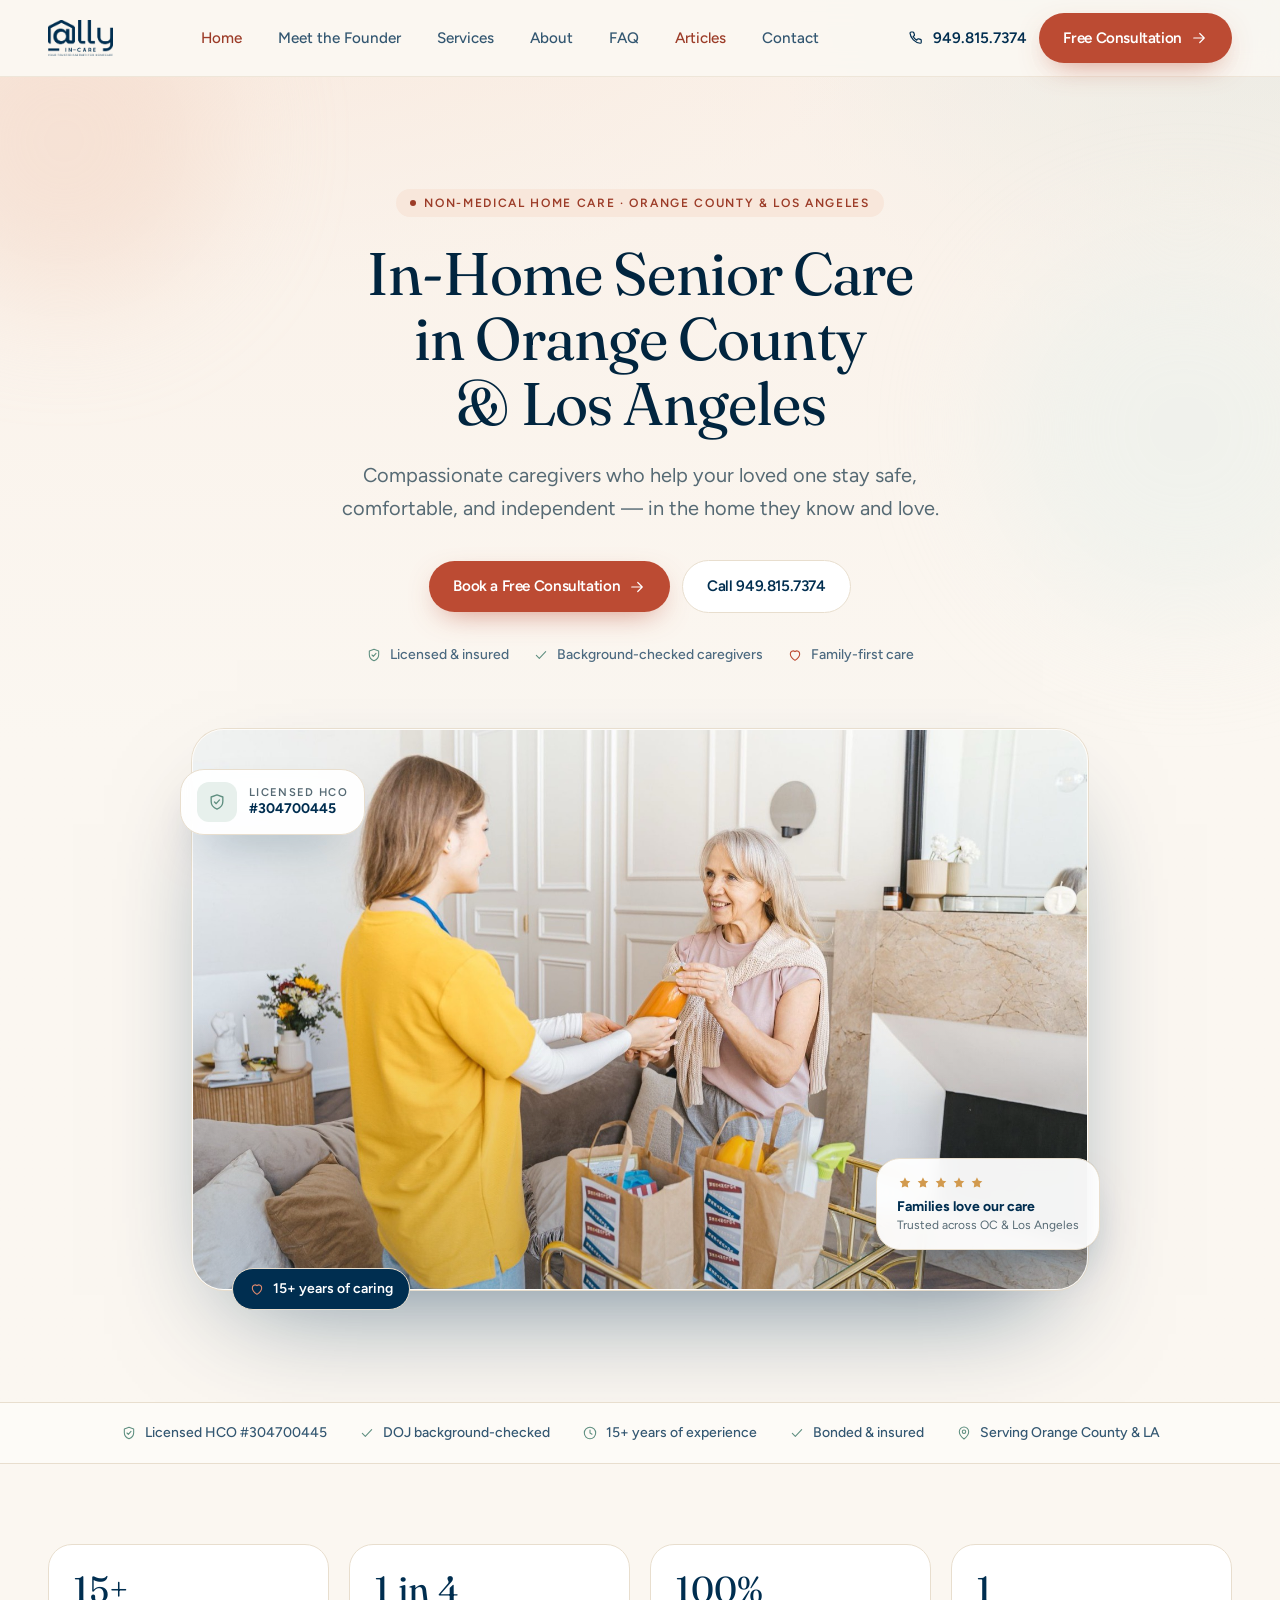
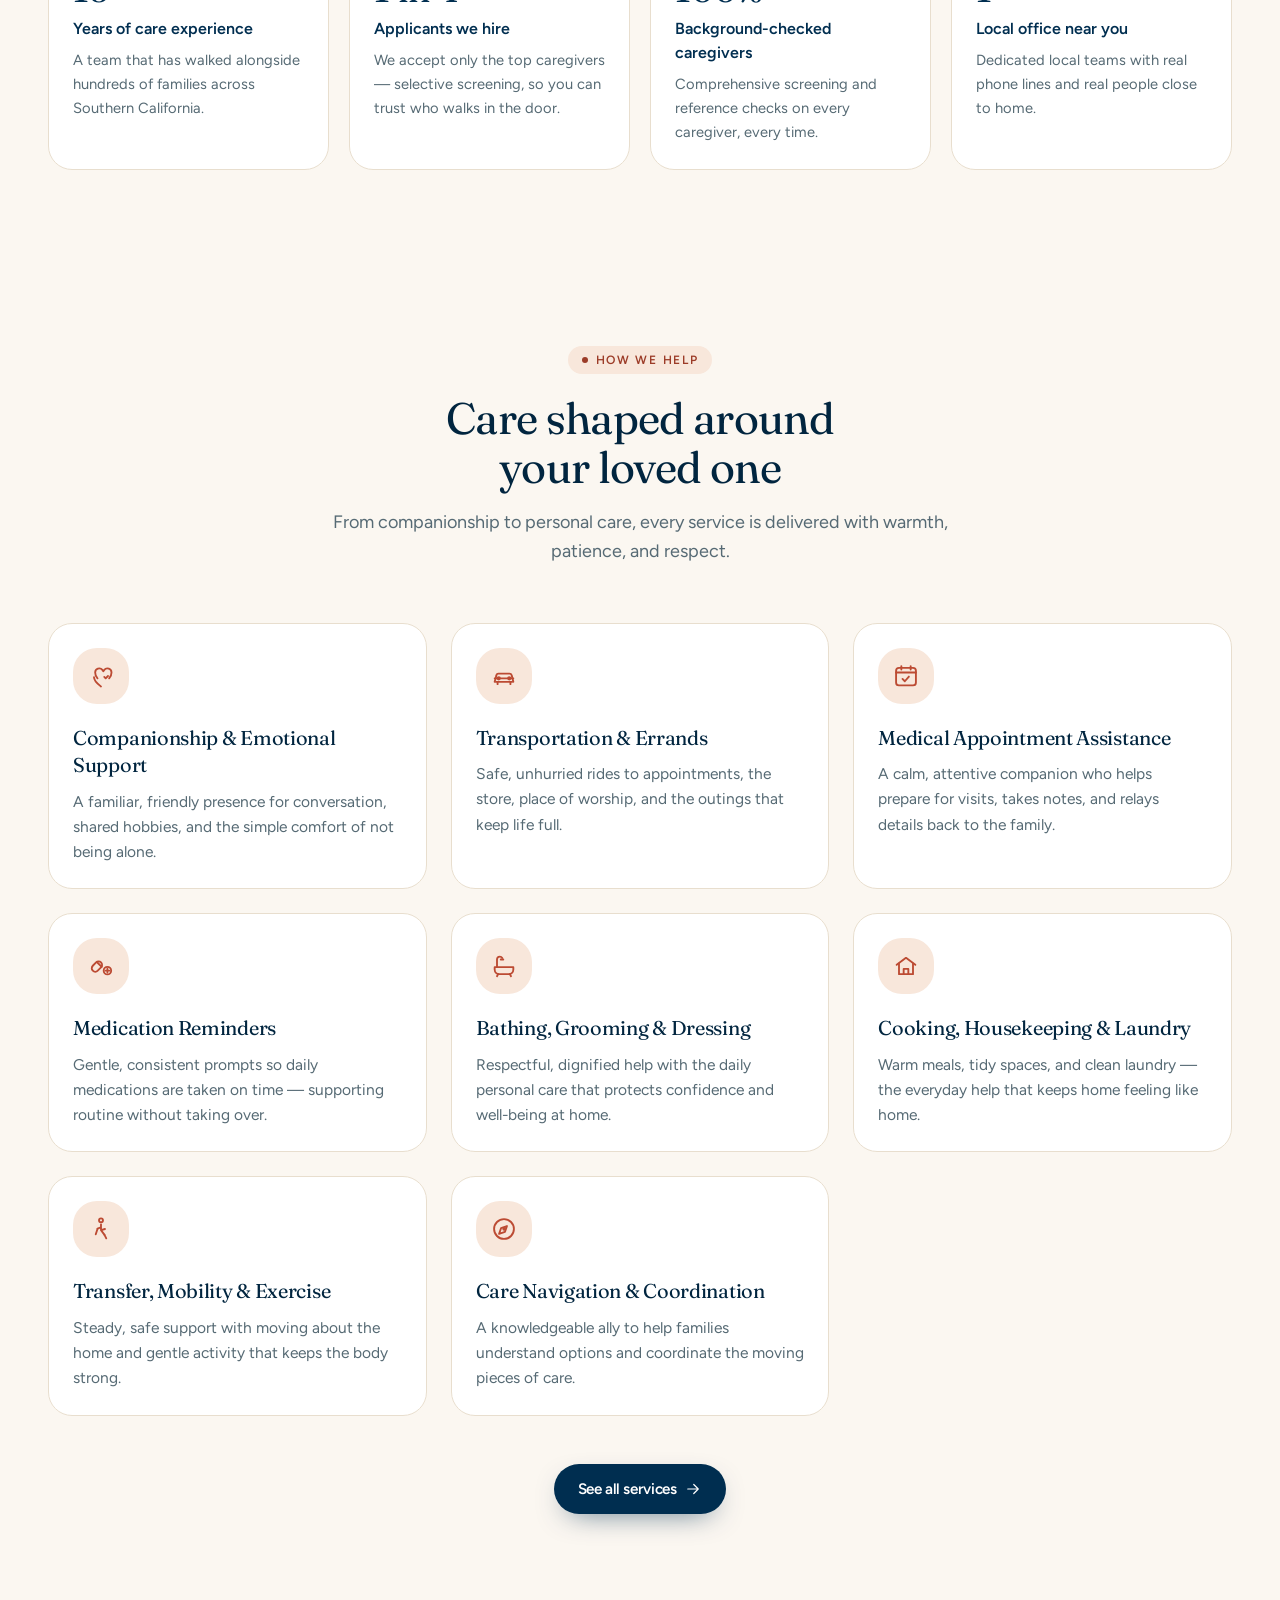
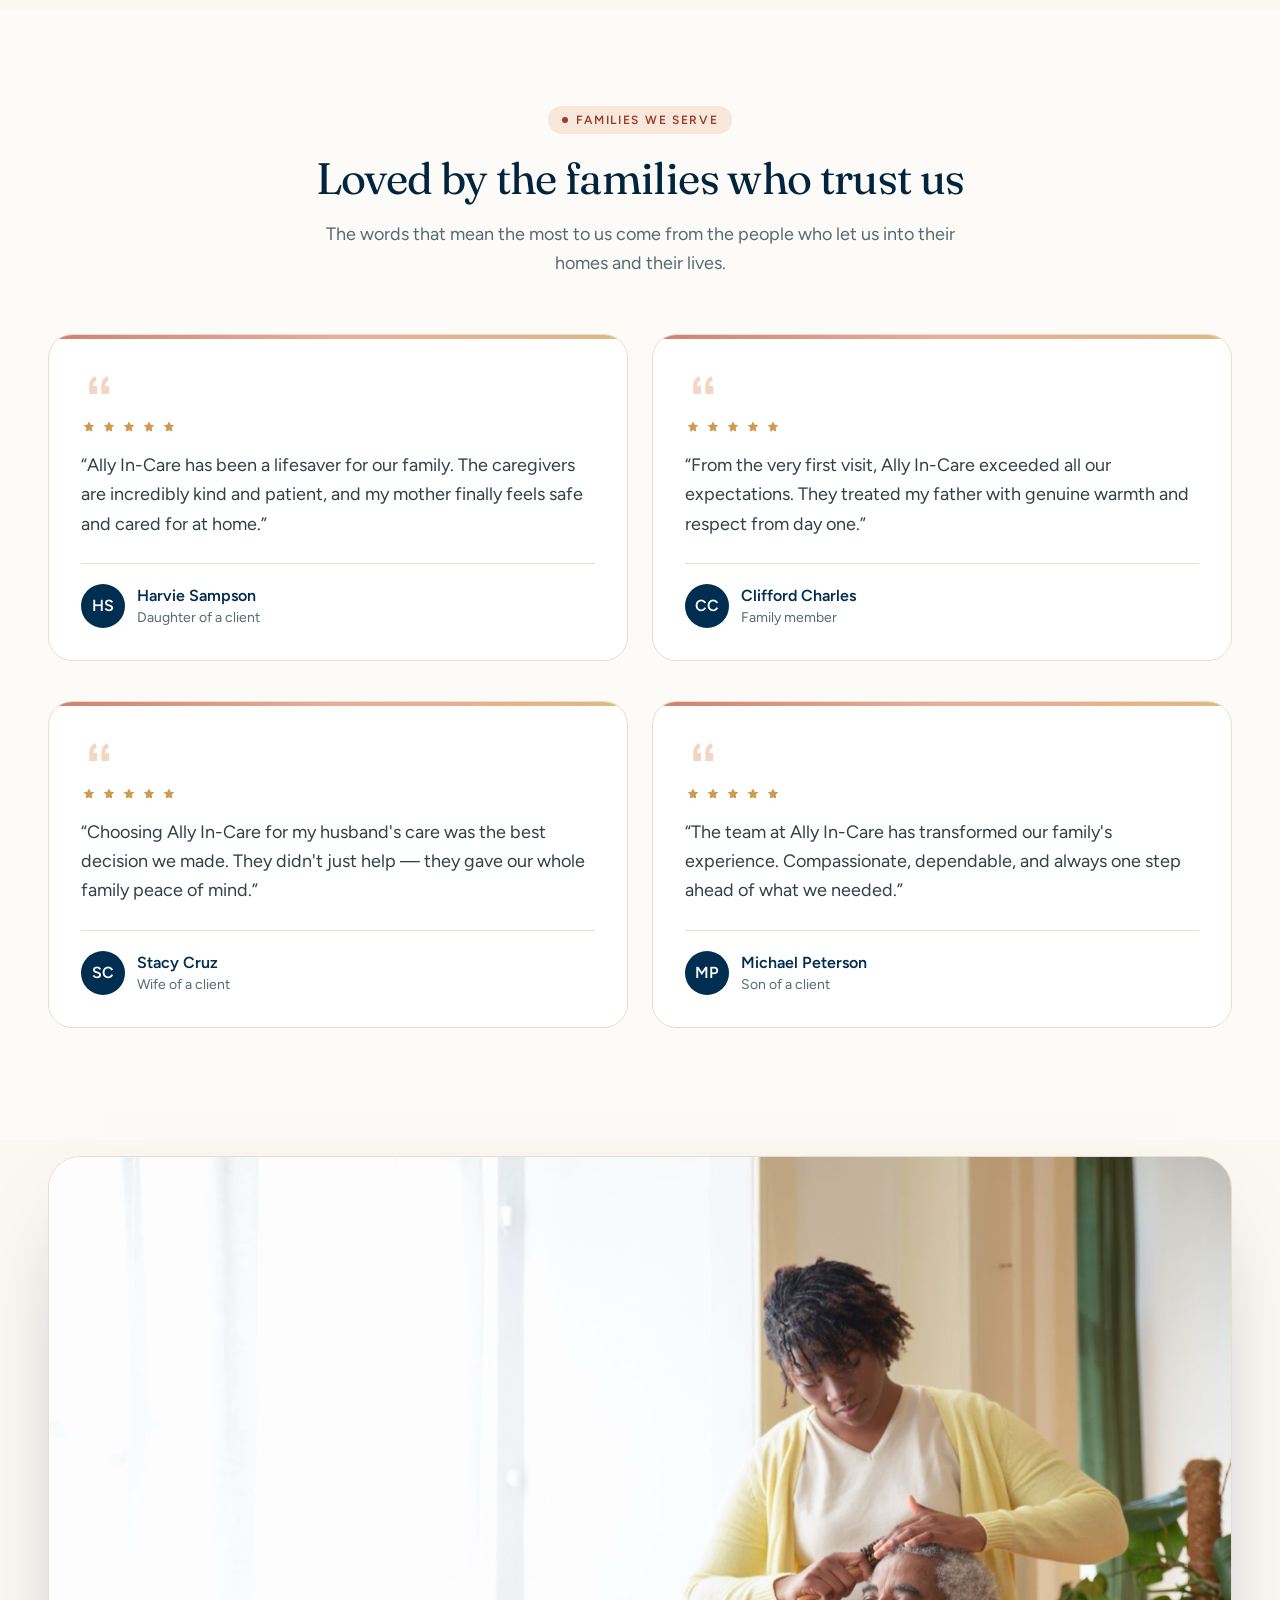
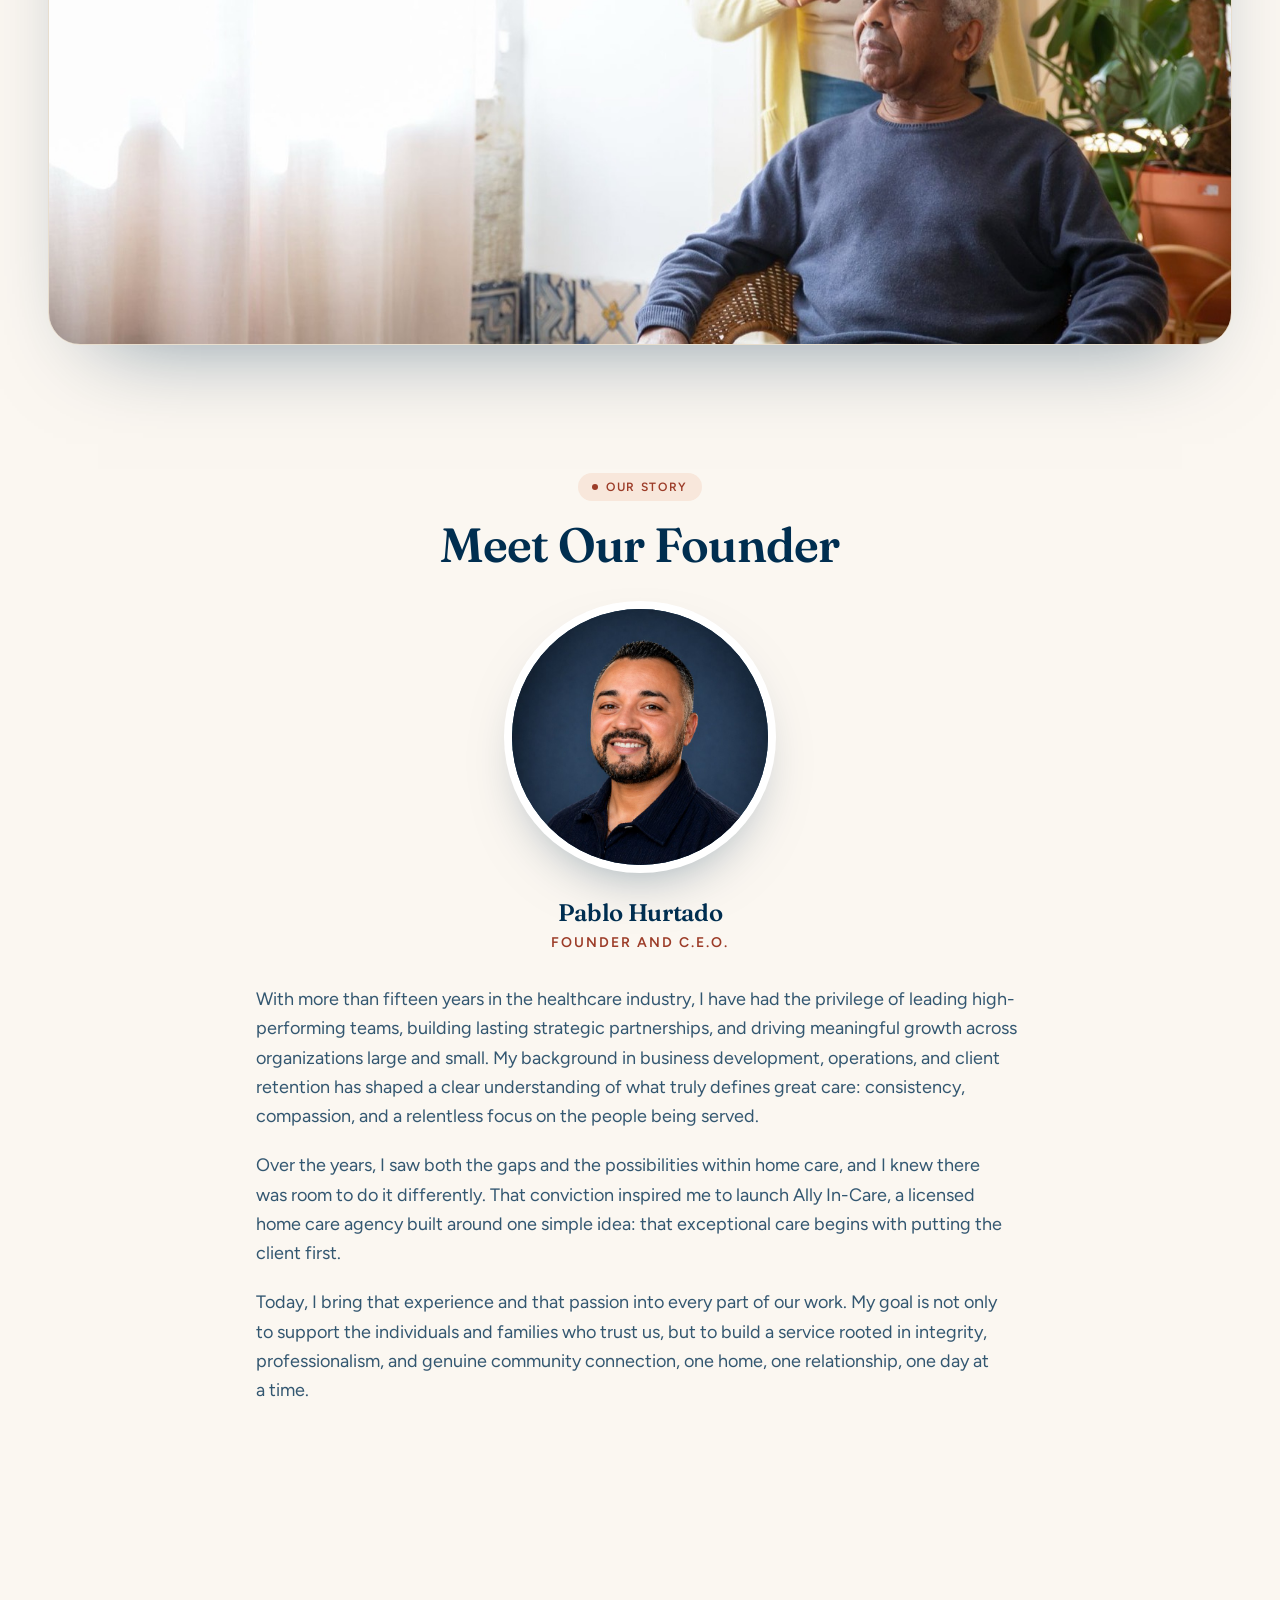
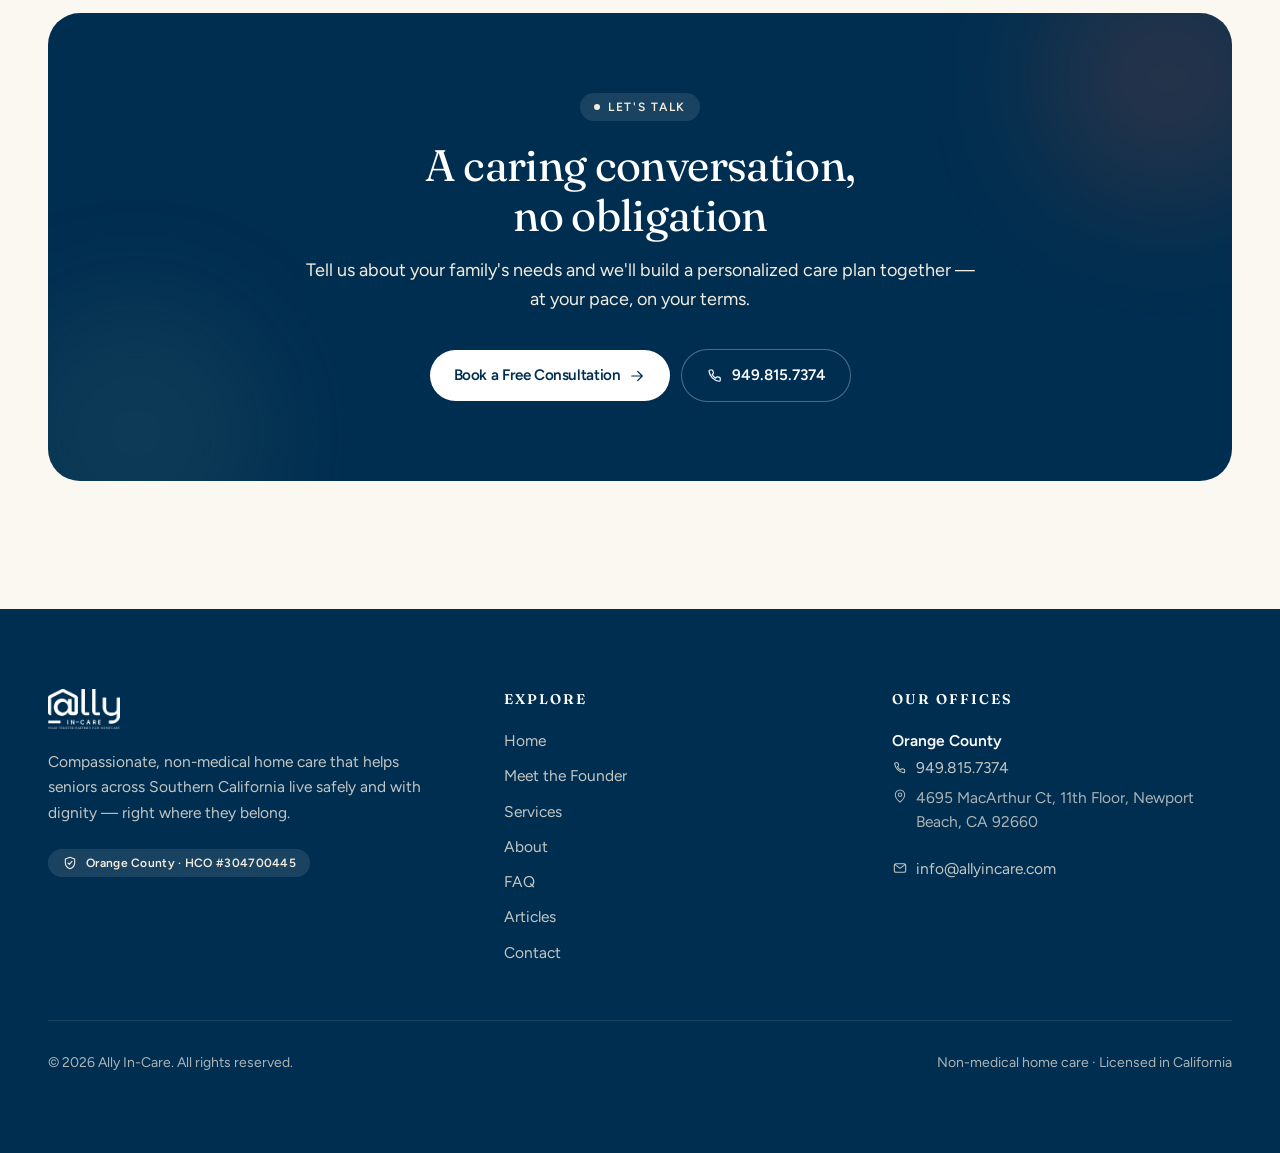
<file: index.html>
<!doctype html>
<html lang="en-US">
<head>
	<meta charset="UTF-8" />
	<meta name="viewport" content="width=device-width, initial-scale=1" />
	<title>In-Home Senior Care in Orange County &#038; Los Angeles, CA &#8211; Ally In-Care</title>
<meta name='robots' content='max-image-preview:large' />
<meta name="description" content="Compassionate non-medical home care for seniors across Orange County &amp; Los Angeles — companion care, personal care, 24-hour &amp; live-in support, dementia &amp; respite care. Licensed HCO #304700445. Free in-home consultation." />
<meta property="og:site_name" content="Ally In-Care" />
<meta property="og:type" content="website" />
<meta property="og:title" content="In-Home Senior Care in Orange County &#038; Los Angeles, CA &#8211; Ally In-Care" />
<meta property="og:description" content="Compassionate non-medical home care for seniors across Orange County &amp; Los Angeles — companion care, personal care, 24-hour &amp; live-in support, dementia &amp; respite care. Licensed HCO #304700445. Free in-home consultation." />
<meta property="og:url" content="index.html" />
<meta name="twitter:card" content="summary_large_image" />
<link rel="canonical" href="index.html" />
<link rel='dns-prefetch' href='//fonts.googleapis.com' />
<link href='https://fonts.gstatic.com' crossorigin rel='preconnect' />
<link rel="alternate" type="application/rss+xml" title="Ally In-Care &raquo; Feed" href="https://jeet-avatar.github.io/allyincare-preview/feed/" />
<link rel="alternate" type="application/rss+xml" title="Ally In-Care &raquo; Comments Feed" href="https://jeet-avatar.github.io/allyincare-preview/comments/feed/" />
<script type="application/ld+json">{"@context":"https://schema.org","@graph":[{"@type":"LocalBusiness","@id":"index.html#business","name":"Ally In-Care","description":"Licensed non-medical home care and caregiver services for seniors across Orange County and Los Angeles County, CA — companion care, personal care, 24-hour and live-in support, dementia and respite care. DOJ-screened caregivers, 15+ years of experience.","url":"index.html","logo":"wp-content/themes/allyincare/assets/logo-navy.png","image":"wp-content/themes/allyincare/assets/logo-navy.png","telephone":"+19498157374","email":"info@allyincare.com","priceRange":"$$","address":{"@type":"PostalAddress","streetAddress":"4695 MacArthur Ct, 11th Floor","addressLocality":"Newport Beach","addressRegion":"CA","postalCode":"92660","addressCountry":"US"},"geo":{"@type":"GeoCoordinates","latitude":33.659,"longitude":-117.8727},"openingHoursSpecification":[{"@type":"OpeningHoursSpecification","dayOfWeek":["Monday","Tuesday","Wednesday","Thursday","Friday"],"opens":"09:00","closes":"17:00"}],"areaServed":[{"@type":"AdministrativeArea","name":"Orange County, California"},{"@type":"AdministrativeArea","name":"Los Angeles County, California"}],"identifier":{"@type":"PropertyValue","name":"California HCO License","value":"304700445"},"knowsAbout":["Non-medical home care","In-home senior care","Companion care","Personal care","24-hour home care","Live-in care","Dementia and Alzheimer's care","Respite care","Post-hospital care","Medication reminders","Senior transportation","Caregiver services"],"founder":{"@id":"index.html#founder"},"aggregateRating":{"@type":"AggregateRating","ratingValue":"5","bestRating":"5","worstRating":"1","reviewCount":"4"}},{"@type":"Organization","@id":"index.html#org","name":"Ally In-Care","url":"index.html","logo":"wp-content/themes/allyincare/assets/logo-navy.png"},{"@type":"WebSite","@id":"index.html#website","name":"Ally In-Care","url":"index.html","publisher":{"@id":"index.html#org"}},{"@type":"Person","@id":"index.html#founder","name":"Pablo Hurtado","jobTitle":"Founder and C.E.O.","worksFor":{"@id":"index.html#org"}},{"@type":"Service","serviceType":"Companionship & Emotional Support","name":"Companionship & Emotional Support in Orange County & Los Angeles","description":"A familiar, friendly presence for conversation, shared hobbies, and the simple comfort of not being alone.","provider":{"@id":"index.html#business"},"areaServed":[{"@type":"AdministrativeArea","name":"Orange County, California"},{"@type":"AdministrativeArea","name":"Los Angeles County, California"}]},{"@type":"Service","serviceType":"Transportation & Errands","name":"Transportation & Errands in Orange County & Los Angeles","description":"Safe, unhurried rides to appointments, the store, place of worship, and the outings that keep life full.","provider":{"@id":"index.html#business"},"areaServed":[{"@type":"AdministrativeArea","name":"Orange County, California"},{"@type":"AdministrativeArea","name":"Los Angeles County, California"}]},{"@type":"Service","serviceType":"Medical Appointment Assistance","name":"Medical Appointment Assistance in Orange County & Los Angeles","description":"A calm, attentive companion who helps prepare for visits, takes notes, and relays details back to the family.","provider":{"@id":"index.html#business"},"areaServed":[{"@type":"AdministrativeArea","name":"Orange County, California"},{"@type":"AdministrativeArea","name":"Los Angeles County, California"}]},{"@type":"Service","serviceType":"Medication Reminders","name":"Medication Reminders in Orange County & Los Angeles","description":"Gentle, consistent prompts so daily medications are taken on time — supporting routine without taking over.","provider":{"@id":"index.html#business"},"areaServed":[{"@type":"AdministrativeArea","name":"Orange County, California"},{"@type":"AdministrativeArea","name":"Los Angeles County, California"}]},{"@type":"Service","serviceType":"Bathing, Grooming & Dressing","name":"Bathing, Grooming & Dressing in Orange County & Los Angeles","description":"Respectful, dignified help with the daily personal care that protects confidence and well-being at home.","provider":{"@id":"index.html#business"},"areaServed":[{"@type":"AdministrativeArea","name":"Orange County, California"},{"@type":"AdministrativeArea","name":"Los Angeles County, California"}]},{"@type":"Service","serviceType":"Cooking, Housekeeping & Laundry","name":"Cooking, Housekeeping & Laundry in Orange County & Los Angeles","description":"Warm meals, tidy spaces, and clean laundry — the everyday help that keeps home feeling like home.","provider":{"@id":"index.html#business"},"areaServed":[{"@type":"AdministrativeArea","name":"Orange County, California"},{"@type":"AdministrativeArea","name":"Los Angeles County, California"}]},{"@type":"Service","serviceType":"Transfer, Mobility & Exercise","name":"Transfer, Mobility & Exercise in Orange County & Los Angeles","description":"Steady, safe support with moving about the home and gentle activity that keeps the body strong.","provider":{"@id":"index.html#business"},"areaServed":[{"@type":"AdministrativeArea","name":"Orange County, California"},{"@type":"AdministrativeArea","name":"Los Angeles County, California"}]},{"@type":"Service","serviceType":"Care Navigation & Coordination","name":"Care Navigation & Coordination in Orange County & Los Angeles","description":"A knowledgeable ally to help families understand options and coordinate the moving pieces of care.","provider":{"@id":"index.html#business"},"areaServed":[{"@type":"AdministrativeArea","name":"Orange County, California"},{"@type":"AdministrativeArea","name":"Los Angeles County, California"}]}]}</script>
<style id='wp-img-auto-sizes-contain-inline-css'>
img:is([sizes=auto i],[sizes^="auto," i]){contain-intrinsic-size:3000px 1500px}
/*# sourceURL=wp-img-auto-sizes-contain-inline-css */
</style>
<style id='wp-emoji-styles-inline-css'>

	img.wp-smiley, img.emoji {
		display: inline !important;
		border: none !important;
		box-shadow: none !important;
		height: 1em !important;
		width: 1em !important;
		margin: 0 0.07em !important;
		vertical-align: -0.1em !important;
		background: none !important;
		padding: 0 !important;
	}
/*# sourceURL=wp-emoji-styles-inline-css */
</style>
<style id='wp-block-library-inline-css'>
:root{--wp-block-synced-color:#7a00df;--wp-block-synced-color--rgb:122,0,223;--wp-bound-block-color:var(--wp-block-synced-color);--wp-editor-canvas-background:#ddd;--wp-admin-theme-color:#007cba;--wp-admin-theme-color--rgb:0,124,186;--wp-admin-theme-color-darker-10:#006ba1;--wp-admin-theme-color-darker-10--rgb:0,107,160.5;--wp-admin-theme-color-darker-20:#005a87;--wp-admin-theme-color-darker-20--rgb:0,90,135;--wp-admin-border-width-focus:2px}@media (min-resolution:192dpi){:root{--wp-admin-border-width-focus:1.5px}}.wp-element-button{cursor:pointer}:root .has-very-light-gray-background-color{background-color:#eee}:root .has-very-dark-gray-background-color{background-color:#313131}:root .has-very-light-gray-color{color:#eee}:root .has-very-dark-gray-color{color:#313131}:root .has-vivid-green-cyan-to-vivid-cyan-blue-gradient-background{background:linear-gradient(135deg,#00d084,#0693e3)}:root .has-purple-crush-gradient-background{background:linear-gradient(135deg,#34e2e4,#4721fb 50%,#ab1dfe)}:root .has-hazy-dawn-gradient-background{background:linear-gradient(135deg,#faaca8,#dad0ec)}:root .has-subdued-olive-gradient-background{background:linear-gradient(135deg,#fafae1,#67a671)}:root .has-atomic-cream-gradient-background{background:linear-gradient(135deg,#fdd79a,#004a59)}:root .has-nightshade-gradient-background{background:linear-gradient(135deg,#330968,#31cdcf)}:root .has-midnight-gradient-background{background:linear-gradient(135deg,#020381,#2874fc)}:root{--wp--preset--font-size--normal:16px;--wp--preset--font-size--huge:42px}.has-regular-font-size{font-size:1em}.has-larger-font-size{font-size:2.625em}.has-normal-font-size{font-size:var(--wp--preset--font-size--normal)}.has-huge-font-size{font-size:var(--wp--preset--font-size--huge)}.has-text-align-center{text-align:center}.has-text-align-left{text-align:left}.has-text-align-right{text-align:right}.has-fit-text{white-space:nowrap!important}#end-resizable-editor-section{display:none}.aligncenter{clear:both}.items-justified-left{justify-content:flex-start}.items-justified-center{justify-content:center}.items-justified-right{justify-content:flex-end}.items-justified-space-between{justify-content:space-between}.screen-reader-text{border:0;clip-path:inset(50%);height:1px;margin:-1px;overflow:hidden;padding:0;position:absolute;width:1px;word-wrap:normal!important}.screen-reader-text:focus{background-color:#ddd;clip-path:none;color:#444;display:block;font-size:1em;height:auto;left:5px;line-height:normal;padding:15px 23px 14px;text-decoration:none;top:5px;width:auto;z-index:100000}html :where(.has-border-color){border-style:solid}html :where([style*=border-top-color]){border-top-style:solid}html :where([style*=border-right-color]){border-right-style:solid}html :where([style*=border-bottom-color]){border-bottom-style:solid}html :where([style*=border-left-color]){border-left-style:solid}html :where([style*=border-width]){border-style:solid}html :where([style*=border-top-width]){border-top-style:solid}html :where([style*=border-right-width]){border-right-style:solid}html :where([style*=border-bottom-width]){border-bottom-style:solid}html :where([style*=border-left-width]){border-left-style:solid}html :where(img[class*=wp-image-]){height:auto;max-width:100%}:where(figure){margin:0 0 1em}html :where(.is-position-sticky){--wp-admin--admin-bar--position-offset:var(--wp-admin--admin-bar--height,0px)}@media screen and (max-width:600px){html :where(.is-position-sticky){--wp-admin--admin-bar--position-offset:0px}}

/*# sourceURL=wp-block-library-inline-css */
</style>
<style id='classic-theme-styles-inline-css'>
/*! This file is auto-generated */
.wp-block-button__link{color:#fff;background-color:#32373c;border-radius:9999px;box-shadow:none;text-decoration:none;padding:calc(.667em + 2px) calc(1.333em + 2px);font-size:1.125em}.wp-block-file__button{background:#32373c;color:#fff;text-decoration:none}
/*# sourceURL=/wp-includes/css/classic-themes.min.css */
</style>
<style id='global-styles-inline-css'>
:root{--wp--preset--aspect-ratio--square: 1;--wp--preset--aspect-ratio--4-3: 4/3;--wp--preset--aspect-ratio--3-4: 3/4;--wp--preset--aspect-ratio--3-2: 3/2;--wp--preset--aspect-ratio--2-3: 2/3;--wp--preset--aspect-ratio--16-9: 16/9;--wp--preset--aspect-ratio--9-16: 9/16;--wp--preset--color--black: #000000;--wp--preset--color--cyan-bluish-gray: #abb8c3;--wp--preset--color--white: #ffffff;--wp--preset--color--pale-pink: #f78da7;--wp--preset--color--vivid-red: #cf2e2e;--wp--preset--color--luminous-vivid-orange: #ff6900;--wp--preset--color--luminous-vivid-amber: #fcb900;--wp--preset--color--light-green-cyan: #7bdcb5;--wp--preset--color--vivid-green-cyan: #00d084;--wp--preset--color--pale-cyan-blue: #8ed1fc;--wp--preset--color--vivid-cyan-blue: #0693e3;--wp--preset--color--vivid-purple: #9b51e0;--wp--preset--gradient--vivid-cyan-blue-to-vivid-purple: linear-gradient(135deg,rgb(6,147,227) 0%,rgb(155,81,224) 100%);--wp--preset--gradient--light-green-cyan-to-vivid-green-cyan: linear-gradient(135deg,rgb(122,220,180) 0%,rgb(0,208,130) 100%);--wp--preset--gradient--luminous-vivid-amber-to-luminous-vivid-orange: linear-gradient(135deg,rgb(252,185,0) 0%,rgb(255,105,0) 100%);--wp--preset--gradient--luminous-vivid-orange-to-vivid-red: linear-gradient(135deg,rgb(255,105,0) 0%,rgb(207,46,46) 100%);--wp--preset--gradient--very-light-gray-to-cyan-bluish-gray: linear-gradient(135deg,rgb(238,238,238) 0%,rgb(169,184,195) 100%);--wp--preset--gradient--cool-to-warm-spectrum: linear-gradient(135deg,rgb(74,234,220) 0%,rgb(151,120,209) 20%,rgb(207,42,186) 40%,rgb(238,44,130) 60%,rgb(251,105,98) 80%,rgb(254,248,76) 100%);--wp--preset--gradient--blush-light-purple: linear-gradient(135deg,rgb(255,206,236) 0%,rgb(152,150,240) 100%);--wp--preset--gradient--blush-bordeaux: linear-gradient(135deg,rgb(254,205,165) 0%,rgb(254,45,45) 50%,rgb(107,0,62) 100%);--wp--preset--gradient--luminous-dusk: linear-gradient(135deg,rgb(255,203,112) 0%,rgb(199,81,192) 50%,rgb(65,88,208) 100%);--wp--preset--gradient--pale-ocean: linear-gradient(135deg,rgb(255,245,203) 0%,rgb(182,227,212) 50%,rgb(51,167,181) 100%);--wp--preset--gradient--electric-grass: linear-gradient(135deg,rgb(202,248,128) 0%,rgb(113,206,126) 100%);--wp--preset--gradient--midnight: linear-gradient(135deg,rgb(2,3,129) 0%,rgb(40,116,252) 100%);--wp--preset--font-size--small: 13px;--wp--preset--font-size--medium: 20px;--wp--preset--font-size--large: 36px;--wp--preset--font-size--x-large: 42px;--wp--preset--spacing--20: 0.44rem;--wp--preset--spacing--30: 0.67rem;--wp--preset--spacing--40: 1rem;--wp--preset--spacing--50: 1.5rem;--wp--preset--spacing--60: 2.25rem;--wp--preset--spacing--70: 3.38rem;--wp--preset--spacing--80: 5.06rem;--wp--preset--shadow--natural: 6px 6px 9px rgba(0, 0, 0, 0.2);--wp--preset--shadow--deep: 12px 12px 50px rgba(0, 0, 0, 0.4);--wp--preset--shadow--sharp: 6px 6px 0px rgba(0, 0, 0, 0.2);--wp--preset--shadow--outlined: 6px 6px 0px -3px rgb(255, 255, 255), 6px 6px rgb(0, 0, 0);--wp--preset--shadow--crisp: 6px 6px 0px rgb(0, 0, 0);}:where(.is-layout-flex){gap: 0.5em;}:where(.is-layout-grid){gap: 0.5em;}body .is-layout-flex{display: flex;}.is-layout-flex{flex-wrap: wrap;align-items: center;}.is-layout-flex > :is(*, div){margin: 0;}body .is-layout-grid{display: grid;}.is-layout-grid > :is(*, div){margin: 0;}:where(.wp-block-columns.is-layout-flex){gap: 2em;}:where(.wp-block-columns.is-layout-grid){gap: 2em;}:where(.wp-block-post-template.is-layout-flex){gap: 1.25em;}:where(.wp-block-post-template.is-layout-grid){gap: 1.25em;}.has-black-color{color: var(--wp--preset--color--black) !important;}.has-cyan-bluish-gray-color{color: var(--wp--preset--color--cyan-bluish-gray) !important;}.has-white-color{color: var(--wp--preset--color--white) !important;}.has-pale-pink-color{color: var(--wp--preset--color--pale-pink) !important;}.has-vivid-red-color{color: var(--wp--preset--color--vivid-red) !important;}.has-luminous-vivid-orange-color{color: var(--wp--preset--color--luminous-vivid-orange) !important;}.has-luminous-vivid-amber-color{color: var(--wp--preset--color--luminous-vivid-amber) !important;}.has-light-green-cyan-color{color: var(--wp--preset--color--light-green-cyan) !important;}.has-vivid-green-cyan-color{color: var(--wp--preset--color--vivid-green-cyan) !important;}.has-pale-cyan-blue-color{color: var(--wp--preset--color--pale-cyan-blue) !important;}.has-vivid-cyan-blue-color{color: var(--wp--preset--color--vivid-cyan-blue) !important;}.has-vivid-purple-color{color: var(--wp--preset--color--vivid-purple) !important;}.has-black-background-color{background-color: var(--wp--preset--color--black) !important;}.has-cyan-bluish-gray-background-color{background-color: var(--wp--preset--color--cyan-bluish-gray) !important;}.has-white-background-color{background-color: var(--wp--preset--color--white) !important;}.has-pale-pink-background-color{background-color: var(--wp--preset--color--pale-pink) !important;}.has-vivid-red-background-color{background-color: var(--wp--preset--color--vivid-red) !important;}.has-luminous-vivid-orange-background-color{background-color: var(--wp--preset--color--luminous-vivid-orange) !important;}.has-luminous-vivid-amber-background-color{background-color: var(--wp--preset--color--luminous-vivid-amber) !important;}.has-light-green-cyan-background-color{background-color: var(--wp--preset--color--light-green-cyan) !important;}.has-vivid-green-cyan-background-color{background-color: var(--wp--preset--color--vivid-green-cyan) !important;}.has-pale-cyan-blue-background-color{background-color: var(--wp--preset--color--pale-cyan-blue) !important;}.has-vivid-cyan-blue-background-color{background-color: var(--wp--preset--color--vivid-cyan-blue) !important;}.has-vivid-purple-background-color{background-color: var(--wp--preset--color--vivid-purple) !important;}.has-black-border-color{border-color: var(--wp--preset--color--black) !important;}.has-cyan-bluish-gray-border-color{border-color: var(--wp--preset--color--cyan-bluish-gray) !important;}.has-white-border-color{border-color: var(--wp--preset--color--white) !important;}.has-pale-pink-border-color{border-color: var(--wp--preset--color--pale-pink) !important;}.has-vivid-red-border-color{border-color: var(--wp--preset--color--vivid-red) !important;}.has-luminous-vivid-orange-border-color{border-color: var(--wp--preset--color--luminous-vivid-orange) !important;}.has-luminous-vivid-amber-border-color{border-color: var(--wp--preset--color--luminous-vivid-amber) !important;}.has-light-green-cyan-border-color{border-color: var(--wp--preset--color--light-green-cyan) !important;}.has-vivid-green-cyan-border-color{border-color: var(--wp--preset--color--vivid-green-cyan) !important;}.has-pale-cyan-blue-border-color{border-color: var(--wp--preset--color--pale-cyan-blue) !important;}.has-vivid-cyan-blue-border-color{border-color: var(--wp--preset--color--vivid-cyan-blue) !important;}.has-vivid-purple-border-color{border-color: var(--wp--preset--color--vivid-purple) !important;}.has-vivid-cyan-blue-to-vivid-purple-gradient-background{background: var(--wp--preset--gradient--vivid-cyan-blue-to-vivid-purple) !important;}.has-light-green-cyan-to-vivid-green-cyan-gradient-background{background: var(--wp--preset--gradient--light-green-cyan-to-vivid-green-cyan) !important;}.has-luminous-vivid-amber-to-luminous-vivid-orange-gradient-background{background: var(--wp--preset--gradient--luminous-vivid-amber-to-luminous-vivid-orange) !important;}.has-luminous-vivid-orange-to-vivid-red-gradient-background{background: var(--wp--preset--gradient--luminous-vivid-orange-to-vivid-red) !important;}.has-very-light-gray-to-cyan-bluish-gray-gradient-background{background: var(--wp--preset--gradient--very-light-gray-to-cyan-bluish-gray) !important;}.has-cool-to-warm-spectrum-gradient-background{background: var(--wp--preset--gradient--cool-to-warm-spectrum) !important;}.has-blush-light-purple-gradient-background{background: var(--wp--preset--gradient--blush-light-purple) !important;}.has-blush-bordeaux-gradient-background{background: var(--wp--preset--gradient--blush-bordeaux) !important;}.has-luminous-dusk-gradient-background{background: var(--wp--preset--gradient--luminous-dusk) !important;}.has-pale-ocean-gradient-background{background: var(--wp--preset--gradient--pale-ocean) !important;}.has-electric-grass-gradient-background{background: var(--wp--preset--gradient--electric-grass) !important;}.has-midnight-gradient-background{background: var(--wp--preset--gradient--midnight) !important;}.has-small-font-size{font-size: var(--wp--preset--font-size--small) !important;}.has-medium-font-size{font-size: var(--wp--preset--font-size--medium) !important;}.has-large-font-size{font-size: var(--wp--preset--font-size--large) !important;}.has-x-large-font-size{font-size: var(--wp--preset--font-size--x-large) !important;}
/*# sourceURL=global-styles-inline-css */
</style>

<link rel='stylesheet' id='allyincare-fonts-css' href='https://fonts.googleapis.com/css2?family=Figtree:wght@400;500;600;700&#038;family=Fraunces:ital,opsz,wght@0,9..144,400;0,9..144,500;0,9..144,600;0,9..144,700;1,9..144,400;1,9..144,500&#038;display=swap' media='all' />
<link rel='stylesheet' id='allyincare-theme-css' href='wp-content/themes/allyincare/assets/theme.css?ver=1.0.0' media='all' />
<link rel="https://api.w.org/" href="https://jeet-avatar.github.io/allyincare-preview/wp-json/" /><link rel="EditURI" type="application/rsd+xml" title="RSD" href="https://jeet-avatar.github.io/allyincare-preview/xmlrpc.php?rsd" />
<meta name="generator" content="WordPress 6.9.4" />
</head>
<body class="home blog wp-theme-allyincare bg-cream text-ink antialiased grain-cream">

<a href="#main" class="sr-only focus:not-sr-only focus:absolute focus:left-4 focus:top-4 focus:z-[60] focus:rounded-full focus:bg-navy focus:px-5 focus:py-3 focus:text-white">Skip to content</a>

<header class="site-header sticky top-0 z-50 border-b border-line/70 bg-cream/85 backdrop-blur-md">
	<div class="container-x">
		<div class="flex h-[4.75rem] items-center justify-between gap-4">
			<a href="index.html" class="flex items-center gap-3" aria-label="Ally In-Care — home">
				<img src="wp-content/themes/allyincare/assets/logo-navy.png" alt="Ally In-Care" class="h-9 w-auto" width="140" height="36" />
			</a>

			<nav class="hidden items-center gap-1 lg:flex" aria-label="Primary">
									<a
						href="index.html"
						class="relative rounded-full px-4 py-2 text-[0.95rem] font-medium transition-colors text-terracotta-700"
						aria-current="page"					>Home</a>
									<a
						href="meet-the-founder/index.html"
						class="relative rounded-full px-4 py-2 text-[0.95rem] font-medium transition-colors text-navy/80 hover:text-navy"
											>Meet the Founder</a>
									<a
						href="our-services/index.html"
						class="relative rounded-full px-4 py-2 text-[0.95rem] font-medium transition-colors text-navy/80 hover:text-navy"
											>Services</a>
									<a
						href="about-us/index.html"
						class="relative rounded-full px-4 py-2 text-[0.95rem] font-medium transition-colors text-navy/80 hover:text-navy"
											>About</a>
									<a
						href="frequently-asked-questions/index.html"
						class="relative rounded-full px-4 py-2 text-[0.95rem] font-medium transition-colors text-navy/80 hover:text-navy"
											>FAQ</a>
									<a
						href="news-and-articles/index.html"
						class="relative rounded-full px-4 py-2 text-[0.95rem] font-medium transition-colors text-terracotta-700"
						aria-current="page"					>Articles</a>
									<a
						href="contact-us/index.html"
						class="relative rounded-full px-4 py-2 text-[0.95rem] font-medium transition-colors text-navy/80 hover:text-navy"
											>Contact</a>
							</nav>

			<div class="hidden items-center gap-3 lg:flex">
									<a href="tel:+19498157374" class="inline-flex items-center gap-2 text-[0.95rem] font-semibold text-navy hover:text-terracotta-700">
						<svg class="h-[18px] w-[18px]" viewBox="0 0 24 24" fill="none" stroke="currentColor" stroke-width="1.6" stroke-linecap="round" stroke-linejoin="round" aria-hidden="true"><path d="M4 5.5C4 4.7 4.7 4 5.5 4h2.2c.6 0 1.2.4 1.4 1l.8 2.5c.2.6 0 1.2-.5 1.6l-1.2.9a11 11 0 0 0 4.8 4.8l.9-1.2c.4-.5 1-.7 1.6-.5l2.5.8c.6.2 1 .8 1 1.4v2.2c0 .8-.7 1.5-1.5 1.5A15.5 15.5 0 0 1 4 5.5Z"/></svg>						949.815.7374					</a>
								<a href="contact-us/index.html" class="group inline-flex items-center justify-center gap-2 rounded-full px-6 py-3.5 text-[0.95rem] font-semibold tracking-tight transition-all duration-200 bg-terracotta text-white hover:bg-terracotta-700 shadow-[0_10px_30px_-12px_rgba(188,75,51,0.7)] ">Free Consultation<svg class="h-[18px] w-[18px] transition-transform duration-200 group-hover:translate-x-0.5" viewBox="0 0 24 24" fill="none" stroke="currentColor" stroke-width="1.6" stroke-linecap="round" stroke-linejoin="round" aria-hidden="true"><path d="M5 12h14M13 6l6 6-6 6"/></svg></a>			</div>

			<button type="button" class="js-menu-toggle inline-flex h-11 w-11 items-center justify-center rounded-full border border-line text-navy lg:hidden" aria-expanded="false" aria-controls="mobile-nav" aria-label="Open menu">
				<svg class="h-6 w-6" viewBox="0 0 24 24" fill="none" stroke="currentColor" stroke-width="1.6" stroke-linecap="round" stroke-linejoin="round" aria-hidden="true"><path d="M4 7h16M4 12h16M4 17h16"/></svg>			</button>
		</div>
	</div>

	<div id="mobile-nav" class="js-mobile-nav hidden border-t border-line bg-cream lg:hidden">
		<div class="container-x py-4">
			<nav class="flex flex-col gap-1" aria-label="Mobile">
									<a href="index.html" class="rounded-xl px-4 py-3 text-base font-medium bg-peach text-terracotta-700">Home</a>
									<a href="meet-the-founder/index.html" class="rounded-xl px-4 py-3 text-base font-medium text-navy hover:bg-cream-100">Meet the Founder</a>
									<a href="our-services/index.html" class="rounded-xl px-4 py-3 text-base font-medium text-navy hover:bg-cream-100">Services</a>
									<a href="about-us/index.html" class="rounded-xl px-4 py-3 text-base font-medium text-navy hover:bg-cream-100">About</a>
									<a href="frequently-asked-questions/index.html" class="rounded-xl px-4 py-3 text-base font-medium text-navy hover:bg-cream-100">FAQ</a>
									<a href="news-and-articles/index.html" class="rounded-xl px-4 py-3 text-base font-medium bg-peach text-terracotta-700">Articles</a>
									<a href="contact-us/index.html" class="rounded-xl px-4 py-3 text-base font-medium text-navy hover:bg-cream-100">Contact</a>
							</nav>
			<div class="mt-4 flex flex-col gap-3">
									<a href="tel:+19498157374" class="inline-flex items-center justify-center gap-2 rounded-full border border-line px-6 py-3 font-semibold text-navy">
						<svg class="h-[18px] w-[18px]" viewBox="0 0 24 24" fill="none" stroke="currentColor" stroke-width="1.6" stroke-linecap="round" stroke-linejoin="round" aria-hidden="true"><path d="M4 5.5C4 4.7 4.7 4 5.5 4h2.2c.6 0 1.2.4 1.4 1l.8 2.5c.2.6 0 1.2-.5 1.6l-1.2.9a11 11 0 0 0 4.8 4.8l.9-1.2c.4-.5 1-.7 1.6-.5l2.5.8c.6.2 1 .8 1 1.4v2.2c0 .8-.7 1.5-1.5 1.5A15.5 15.5 0 0 1 4 5.5Z"/></svg>						949.815.7374					</a>
								<a href="contact-us/index.html" class="group inline-flex items-center justify-center gap-2 rounded-full px-6 py-3.5 text-[0.95rem] font-semibold tracking-tight transition-all duration-200 bg-terracotta text-white hover:bg-terracotta-700 shadow-[0_10px_30px_-12px_rgba(188,75,51,0.7)] w-full">Free Consultation<svg class="h-[18px] w-[18px] transition-transform duration-200 group-hover:translate-x-0.5" viewBox="0 0 24 24" fill="none" stroke="currentColor" stroke-width="1.6" stroke-linecap="round" stroke-linejoin="round" aria-hidden="true"><path d="M5 12h14M13 6l6 6-6 6"/></svg></a>			</div>
		</div>
	</div>
</header>

<main id="main">

<section class="relative overflow-hidden grain-cream">
	<div class="pointer-events-none absolute inset-0 bg-gradient-to-b from-peach/40 via-cream to-cream" aria-hidden="true"></div>
	<span class="blob -left-24 -top-24 h-80 w-80 bg-peach-200" aria-hidden="true"></span>
	<span class="blob -right-24 top-40 h-96 w-96 bg-sage-100" aria-hidden="true"></span>
	<div class="container-x relative py-20 sm:py-24 lg:py-28">
		<div class="mx-auto max-w-3xl text-center">
			<span class="inline-flex items-center gap-2 rounded-full px-3.5 py-1.5 text-xs font-semibold uppercase tracking-[0.14em] text-terracotta-700 bg-peach"><span class="h-1.5 w-1.5 rounded-full bg-current" aria-hidden="true"></span>Non-medical home care · Orange County &amp; Los Angeles</span>			<h1 class="reveal reveal-1 mt-6 text-balance text-4xl leading-[1.08] sm:text-5xl md:text-6xl">In-Home Senior Care in Orange County &amp; Los Angeles</h1>
			<p class="reveal reveal-2 mx-auto mt-6 max-w-2xl text-lg leading-relaxed text-muted text-pretty sm:text-xl">
				Compassionate caregivers who help your loved one stay safe, comfortable, and independent — in the home they know and love.
			</p>
			<div class="reveal reveal-3 mt-9 flex flex-col items-center justify-center gap-3 sm:flex-row">
				<a href="contact-us/index.html" class="group inline-flex items-center justify-center gap-2 rounded-full px-6 py-3.5 text-[0.95rem] font-semibold tracking-tight transition-all duration-200 bg-terracotta text-white hover:bg-terracotta-700 shadow-[0_10px_30px_-12px_rgba(188,75,51,0.7)] ">Book a Free Consultation<svg class="h-[18px] w-[18px] transition-transform duration-200 group-hover:translate-x-0.5" viewBox="0 0 24 24" fill="none" stroke="currentColor" stroke-width="1.6" stroke-linecap="round" stroke-linejoin="round" aria-hidden="true"><path d="M5 12h14M13 6l6 6-6 6"/></svg></a>									<a href="tel:+19498157374" class="group inline-flex items-center justify-center gap-2 rounded-full px-6 py-3.5 text-[0.95rem] font-semibold tracking-tight transition-all duration-200 bg-white text-navy border border-line hover:border-navy/40 hover:bg-cream-100 ">Call 949.815.7374</a>							</div>
			<div class="reveal reveal-4 mt-8 flex flex-wrap items-center justify-center gap-x-6 gap-y-2 text-sm font-medium text-navy/70">
				<span class="inline-flex items-center gap-2"><svg class="h-4 w-4 text-sage" viewBox="0 0 24 24" fill="none" stroke="currentColor" stroke-width="1.6" stroke-linecap="round" stroke-linejoin="round" aria-hidden="true"><path d="M12 3.5 19 6v5.5c0 4.4-3 7.5-7 9-4-1.5-7-4.6-7-9V6l7-2.5Z"/><path d="m9 12 2 2 4-4.5"/></svg> Licensed &amp; insured</span>
				<span class="inline-flex items-center gap-2"><svg class="h-4 w-4 text-sage" viewBox="0 0 24 24" fill="none" stroke="currentColor" stroke-width="1.6" stroke-linecap="round" stroke-linejoin="round" aria-hidden="true"><path d="m5 12.5 4.5 4.5L19 7"/></svg> Background-checked caregivers</span>
				<span class="inline-flex items-center gap-2"><svg class="h-4 w-4 text-terracotta" viewBox="0 0 24 24" fill="none" stroke="currentColor" stroke-width="1.6" stroke-linecap="round" stroke-linejoin="round" aria-hidden="true"><path d="M12 20s-7-4.4-7-9.5A4.2 4.2 0 0 1 12 7a4.2 4.2 0 0 1 7 3.5C19 15.6 12 20 12 20Z"/></svg> Family-first care</span>
			</div>
		</div>

		<!-- Layered hero showcase: caregiver photo framed with floating trust badges. -->
		<div class="reveal reveal-4 relative mx-auto mt-16 max-w-4xl">
			<div class="relative overflow-hidden rounded-[2rem] border border-white/70 shadow-[0_50px_110px_-45px_rgba(0,46,80,0.6)] ring-1 ring-line">
				<img
					src="wp-content/themes/allyincare/assets/img/care-welcome.jpg"
					alt="An Ally In-Care caregiver visiting a smiling senior client at home in Orange County"
					class="aspect-[16/10] w-full object-cover"
					width="1600"
					height="1000"
					fetchpriority="high"
				/>
				<div class="pointer-events-none absolute inset-0 bg-gradient-to-t from-navy/15 via-transparent to-transparent" aria-hidden="true"></div>
			</div>

			<!-- Floating: license credential -->
			<div class="animate-float absolute -left-3 top-10 hidden items-center gap-3 rounded-2xl border border-line bg-white/95 px-4 py-3 shadow-[0_24px_50px_-24px_rgba(0,46,80,0.55)] backdrop-blur lg:flex">
				<span class="inline-flex h-10 w-10 flex-none items-center justify-center rounded-xl bg-sage-100 text-sage"><svg class="h-5 w-5" viewBox="0 0 24 24" fill="none" stroke="currentColor" stroke-width="1.6" stroke-linecap="round" stroke-linejoin="round" aria-hidden="true"><path d="M12 3.5 19 6v5.5c0 4.4-3 7.5-7 9-4-1.5-7-4.6-7-9V6l7-2.5Z"/><path d="m9 12 2 2 4-4.5"/></svg></span>
				<span class="text-left leading-tight">
					<span class="block text-[0.7rem] font-semibold uppercase tracking-[0.12em] text-muted">Licensed HCO</span>
					<span class="block text-sm font-bold text-navy">#304700445</span>
				</span>
			</div>

			<!-- Floating: rating -->
			<div class="animate-float-slow absolute -right-3 bottom-10 hidden rounded-2xl border border-line bg-white/95 px-5 py-4 text-left shadow-[0_24px_50px_-24px_rgba(0,46,80,0.55)] backdrop-blur lg:block">
				<span class="flex gap-0.5 text-gold" aria-label="5 out of 5 stars">
					<svg class="h-4 w-4" viewBox="0 0 24 24" fill="currentColor" aria-hidden="true"><path d="M12 3.6l2.5 5 5.5.8-4 3.9.9 5.5L12 16.9 7.1 18.7l.9-5.5-4-3.9 5.5-.8 2.5-5Z"/></svg><svg class="h-4 w-4" viewBox="0 0 24 24" fill="currentColor" aria-hidden="true"><path d="M12 3.6l2.5 5 5.5.8-4 3.9.9 5.5L12 16.9 7.1 18.7l.9-5.5-4-3.9 5.5-.8 2.5-5Z"/></svg><svg class="h-4 w-4" viewBox="0 0 24 24" fill="currentColor" aria-hidden="true"><path d="M12 3.6l2.5 5 5.5.8-4 3.9.9 5.5L12 16.9 7.1 18.7l.9-5.5-4-3.9 5.5-.8 2.5-5Z"/></svg><svg class="h-4 w-4" viewBox="0 0 24 24" fill="currentColor" aria-hidden="true"><path d="M12 3.6l2.5 5 5.5.8-4 3.9.9 5.5L12 16.9 7.1 18.7l.9-5.5-4-3.9 5.5-.8 2.5-5Z"/></svg><svg class="h-4 w-4" viewBox="0 0 24 24" fill="currentColor" aria-hidden="true"><path d="M12 3.6l2.5 5 5.5.8-4 3.9.9 5.5L12 16.9 7.1 18.7l.9-5.5-4-3.9 5.5-.8 2.5-5Z"/></svg>				</span>
				<span class="mt-1.5 block text-sm font-bold text-navy">Families love our care</span>
				<span class="block text-xs text-muted">Trusted across OC &amp; Los Angeles</span>
			</div>

			<!-- Floating: experience pill -->
			<div class="animate-float absolute -bottom-5 left-10 hidden items-center gap-2 rounded-full border border-line bg-navy px-4 py-2.5 text-white shadow-[0_24px_50px_-24px_rgba(0,46,80,0.7)] lg:flex">
				<svg class="h-4 w-4 text-coral" viewBox="0 0 24 24" fill="none" stroke="currentColor" stroke-width="1.6" stroke-linecap="round" stroke-linejoin="round" aria-hidden="true"><path d="M12 20s-7-4.4-7-9.5A4.2 4.2 0 0 1 12 7a4.2 4.2 0 0 1 7 3.5C19 15.6 12 20 12 20Z"/></svg>				<span class="text-sm font-semibold">15+ years of caring</span>
			</div>
		</div>
	</div>
</section>

<!-- Credentials ribbon -->
<section class="border-y border-line bg-cream-100">
	<div class="container-x">
		<ul class="flex flex-wrap items-center justify-center gap-x-8 gap-y-2.5 py-5 text-sm font-medium text-navy/80">
			<li class="inline-flex items-center gap-2"><svg class="h-4 w-4 flex-none text-sage" viewBox="0 0 24 24" fill="none" stroke="currentColor" stroke-width="1.6" stroke-linecap="round" stroke-linejoin="round" aria-hidden="true"><path d="M12 3.5 19 6v5.5c0 4.4-3 7.5-7 9-4-1.5-7-4.6-7-9V6l7-2.5Z"/><path d="m9 12 2 2 4-4.5"/></svg> Licensed HCO #304700445</li>
			<li class="inline-flex items-center gap-2"><svg class="h-4 w-4 flex-none text-sage" viewBox="0 0 24 24" fill="none" stroke="currentColor" stroke-width="1.6" stroke-linecap="round" stroke-linejoin="round" aria-hidden="true"><path d="m5 12.5 4.5 4.5L19 7"/></svg> DOJ background-checked</li>
			<li class="inline-flex items-center gap-2"><svg class="h-4 w-4 flex-none text-sage" viewBox="0 0 24 24" fill="none" stroke="currentColor" stroke-width="1.6" stroke-linecap="round" stroke-linejoin="round" aria-hidden="true"><circle cx="12" cy="12" r="8.5"/><path d="M12 7.5V12l3 1.8"/></svg> 15+ years of experience</li>
			<li class="inline-flex items-center gap-2"><svg class="h-4 w-4 flex-none text-sage" viewBox="0 0 24 24" fill="none" stroke="currentColor" stroke-width="1.6" stroke-linecap="round" stroke-linejoin="round" aria-hidden="true"><path d="m5 12.5 4.5 4.5L19 7"/></svg> Bonded &amp; insured</li>
			<li class="inline-flex items-center gap-2"><svg class="h-4 w-4 flex-none text-sage" viewBox="0 0 24 24" fill="none" stroke="currentColor" stroke-width="1.6" stroke-linecap="round" stroke-linejoin="round" aria-hidden="true"><path d="M12 21s7-5.6 7-11a7 7 0 1 0-14 0c0 5.4 7 11 7 11Z"/><circle cx="12" cy="10" r="2.6"/></svg> Serving Orange County &amp; LA</li>
		</ul>
	</div>
</section>

<section class="py-16 sm:py-20">
	<div class="container-x">
		<div class="grid gap-5 sm:grid-cols-2 lg:grid-cols-4">
							<div data-reveal data-reveal-delay="1" class="hover-lift rounded-2xl border border-line bg-white p-6">
					<p class="font-serif text-4xl text-navy">15+</p>
					<p class="mt-2 font-semibold text-navy">Years of care experience</p>
					<p class="mt-2 text-[0.92rem] leading-relaxed text-muted">A team that has walked alongside hundreds of families across Southern California.</p>
				</div>
							<div data-reveal data-reveal-delay="2" class="hover-lift rounded-2xl border border-line bg-white p-6">
					<p class="font-serif text-4xl text-navy">1 in 4</p>
					<p class="mt-2 font-semibold text-navy">Applicants we hire</p>
					<p class="mt-2 text-[0.92rem] leading-relaxed text-muted">We accept only the top caregivers — selective screening, so you can trust who walks in the door.</p>
				</div>
							<div data-reveal data-reveal-delay="3" class="hover-lift rounded-2xl border border-line bg-white p-6">
					<p class="font-serif text-4xl text-navy">100%</p>
					<p class="mt-2 font-semibold text-navy">Background-checked caregivers</p>
					<p class="mt-2 text-[0.92rem] leading-relaxed text-muted">Comprehensive screening and reference checks on every caregiver, every time.</p>
				</div>
							<div data-reveal data-reveal-delay="4" class="hover-lift rounded-2xl border border-line bg-white p-6">
					<p class="font-serif text-4xl text-navy">1</p>
					<p class="mt-2 font-semibold text-navy">Local office near you</p>
					<p class="mt-2 text-[0.92rem] leading-relaxed text-muted">Dedicated local teams with real phone lines and real people close to home.</p>
				</div>
					</div>
	</div>
</section>

<section class="py-20 sm:py-24">
	<div class="container-x">
		<div class="max-w-2xl mx-auto text-center"><span class="inline-flex items-center gap-2 rounded-full px-3.5 py-1.5 text-xs font-semibold uppercase tracking-[0.14em] text-terracotta-700 bg-peach"><span class="h-1.5 w-1.5 rounded-full bg-current" aria-hidden="true"></span>How We Help</span><h2 class="mt-5 text-3xl leading-[1.12] sm:text-4xl md:text-[2.75rem] text-balance">Care shaped around your loved one</h2><p class="mt-4 text-lg leading-relaxed text-pretty text-muted">From companionship to personal care, every service is delivered with warmth, patience, and respect.</p></div>					<div data-reveal class="mt-14 grid gap-6 sm:grid-cols-2 lg:grid-cols-3">
					<article class="group relative flex h-full flex-col rounded-2xl border border-line bg-white p-6 transition-all duration-300 hover:-translate-y-1 hover:border-terracotta/30 hover:shadow-[0_24px_50px_-30px_rgba(0,46,80,0.45)]">
		<span class="inline-flex h-14 w-14 items-center justify-center rounded-2xl bg-peach text-terracotta transition-colors duration-300 group-hover:bg-terracotta group-hover:text-white">
			<svg class="h-7 w-7" viewBox="0 0 24 24" fill="none" stroke="currentColor" stroke-width="1.6" stroke-linecap="round" stroke-linejoin="round" aria-hidden="true"><path d="M19 14c1.5-1.5 2-3.5 2-5a3.5 3.5 0 0 0-6.2-2.2L14 8l-.8-1.2A3.5 3.5 0 0 0 7 9c0 1.5.5 3.5 2 5"/><path d="M12 21c-1.2-1-6-4.5-6-8"/><path d="M18 12l-2 2-1.2-1.2"/></svg>		</span>
		<h3 class="mt-5 text-xl leading-snug">Companionship &#038; Emotional Support</h3>
					<p class="mt-2.5 text-[0.97rem] leading-relaxed text-muted">A familiar, friendly presence for conversation, shared hobbies, and the simple comfort of not being alone.</p>
					</article>
		<article class="group relative flex h-full flex-col rounded-2xl border border-line bg-white p-6 transition-all duration-300 hover:-translate-y-1 hover:border-terracotta/30 hover:shadow-[0_24px_50px_-30px_rgba(0,46,80,0.45)]">
		<span class="inline-flex h-14 w-14 items-center justify-center rounded-2xl bg-peach text-terracotta transition-colors duration-300 group-hover:bg-terracotta group-hover:text-white">
			<svg class="h-7 w-7" viewBox="0 0 24 24" fill="none" stroke="currentColor" stroke-width="1.6" stroke-linecap="round" stroke-linejoin="round" aria-hidden="true"><path d="M5 17h14M6.5 17v2M17.5 17v2"/><path d="M4 17l1.4-5.2A2 2 0 0 1 7.3 10h9.4a2 2 0 0 1 1.9 1.4L20 17"/><path d="M4 14h16"/><circle cx="7.5" cy="14" r="1"/><circle cx="16.5" cy="14" r="1"/></svg>		</span>
		<h3 class="mt-5 text-xl leading-snug">Transportation &#038; Errands</h3>
					<p class="mt-2.5 text-[0.97rem] leading-relaxed text-muted">Safe, unhurried rides to appointments, the store, place of worship, and the outings that keep life full.</p>
					</article>
		<article class="group relative flex h-full flex-col rounded-2xl border border-line bg-white p-6 transition-all duration-300 hover:-translate-y-1 hover:border-terracotta/30 hover:shadow-[0_24px_50px_-30px_rgba(0,46,80,0.45)]">
		<span class="inline-flex h-14 w-14 items-center justify-center rounded-2xl bg-peach text-terracotta transition-colors duration-300 group-hover:bg-terracotta group-hover:text-white">
			<svg class="h-7 w-7" viewBox="0 0 24 24" fill="none" stroke="currentColor" stroke-width="1.6" stroke-linecap="round" stroke-linejoin="round" aria-hidden="true"><rect x="3.5" y="5" width="17" height="15" rx="2.5"/><path d="M3.5 9h17M8 3.5v3M16 3.5v3"/><path d="M9 14.5l2 2 3.5-4"/></svg>		</span>
		<h3 class="mt-5 text-xl leading-snug">Medical Appointment Assistance</h3>
					<p class="mt-2.5 text-[0.97rem] leading-relaxed text-muted">A calm, attentive companion who helps prepare for visits, takes notes, and relays details back to the family.</p>
					</article>
		<article class="group relative flex h-full flex-col rounded-2xl border border-line bg-white p-6 transition-all duration-300 hover:-translate-y-1 hover:border-terracotta/30 hover:shadow-[0_24px_50px_-30px_rgba(0,46,80,0.45)]">
		<span class="inline-flex h-14 w-14 items-center justify-center rounded-2xl bg-peach text-terracotta transition-colors duration-300 group-hover:bg-terracotta group-hover:text-white">
			<svg class="h-7 w-7" viewBox="0 0 24 24" fill="none" stroke="currentColor" stroke-width="1.6" stroke-linecap="round" stroke-linejoin="round" aria-hidden="true"><rect x="3.5" y="9.5" width="10" height="6" rx="3" transform="rotate(-45 8.5 12.5)"/><path d="M8.4 8.6l4.2 4.2"/><circle cx="17.5" cy="16" r="3.2"/><path d="M17.5 14.4v3.2M15.9 16h3.2"/></svg>		</span>
		<h3 class="mt-5 text-xl leading-snug">Medication Reminders</h3>
					<p class="mt-2.5 text-[0.97rem] leading-relaxed text-muted">Gentle, consistent prompts so daily medications are taken on time — supporting routine without taking over.</p>
					</article>
		<article class="group relative flex h-full flex-col rounded-2xl border border-line bg-white p-6 transition-all duration-300 hover:-translate-y-1 hover:border-terracotta/30 hover:shadow-[0_24px_50px_-30px_rgba(0,46,80,0.45)]">
		<span class="inline-flex h-14 w-14 items-center justify-center rounded-2xl bg-peach text-terracotta transition-colors duration-300 group-hover:bg-terracotta group-hover:text-white">
			<svg class="h-7 w-7" viewBox="0 0 24 24" fill="none" stroke="currentColor" stroke-width="1.6" stroke-linecap="round" stroke-linejoin="round" aria-hidden="true"><path d="M4 13h16v2a4 4 0 0 1-4 4H8a4 4 0 0 1-4-4v-2Z"/><path d="M6 13V6.5A2.5 2.5 0 0 1 8.5 4a2.4 2.4 0 0 1 2 1.1"/><path d="M9.2 6.4h2.2"/><path d="M7 19l-1 1.8M17 19l1 1.8"/></svg>		</span>
		<h3 class="mt-5 text-xl leading-snug">Bathing, Grooming &#038; Dressing</h3>
					<p class="mt-2.5 text-[0.97rem] leading-relaxed text-muted">Respectful, dignified help with the daily personal care that protects confidence and well-being at home.</p>
					</article>
		<article class="group relative flex h-full flex-col rounded-2xl border border-line bg-white p-6 transition-all duration-300 hover:-translate-y-1 hover:border-terracotta/30 hover:shadow-[0_24px_50px_-30px_rgba(0,46,80,0.45)]">
		<span class="inline-flex h-14 w-14 items-center justify-center rounded-2xl bg-peach text-terracotta transition-colors duration-300 group-hover:bg-terracotta group-hover:text-white">
			<svg class="h-7 w-7" viewBox="0 0 24 24" fill="none" stroke="currentColor" stroke-width="1.6" stroke-linecap="round" stroke-linejoin="round" aria-hidden="true"><path d="M4 11l8-6 8 6"/><path d="M6 10v9h12v-9"/><path d="M10 19v-4.5h4V19"/></svg>		</span>
		<h3 class="mt-5 text-xl leading-snug">Cooking, Housekeeping &#038; Laundry</h3>
					<p class="mt-2.5 text-[0.97rem] leading-relaxed text-muted">Warm meals, tidy spaces, and clean laundry — the everyday help that keeps home feeling like home.</p>
					</article>
		<article class="group relative flex h-full flex-col rounded-2xl border border-line bg-white p-6 transition-all duration-300 hover:-translate-y-1 hover:border-terracotta/30 hover:shadow-[0_24px_50px_-30px_rgba(0,46,80,0.45)]">
		<span class="inline-flex h-14 w-14 items-center justify-center rounded-2xl bg-peach text-terracotta transition-colors duration-300 group-hover:bg-terracotta group-hover:text-white">
			<svg class="h-7 w-7" viewBox="0 0 24 24" fill="none" stroke="currentColor" stroke-width="1.6" stroke-linecap="round" stroke-linejoin="round" aria-hidden="true"><circle cx="12" cy="4.6" r="1.7"/><path d="M12 8v5l3 4M12 10.5l-3 1.2M12 13l3.4-1"/><path d="M9 12l-1.5 4.5M15 17l1.5 3"/></svg>		</span>
		<h3 class="mt-5 text-xl leading-snug">Transfer, Mobility &#038; Exercise</h3>
					<p class="mt-2.5 text-[0.97rem] leading-relaxed text-muted">Steady, safe support with moving about the home and gentle activity that keeps the body strong.</p>
					</article>
		<article class="group relative flex h-full flex-col rounded-2xl border border-line bg-white p-6 transition-all duration-300 hover:-translate-y-1 hover:border-terracotta/30 hover:shadow-[0_24px_50px_-30px_rgba(0,46,80,0.45)]">
		<span class="inline-flex h-14 w-14 items-center justify-center rounded-2xl bg-peach text-terracotta transition-colors duration-300 group-hover:bg-terracotta group-hover:text-white">
			<svg class="h-7 w-7" viewBox="0 0 24 24" fill="none" stroke="currentColor" stroke-width="1.6" stroke-linecap="round" stroke-linejoin="round" aria-hidden="true"><circle cx="12" cy="12" r="8.5"/><path d="M14.5 9.5l-1.7 5-5 1.7 1.7-5 5-1.7Z"/><circle cx="12" cy="12" r="0.6" fill="currentColor"/></svg>		</span>
		<h3 class="mt-5 text-xl leading-snug">Care Navigation &#038; Coordination</h3>
					<p class="mt-2.5 text-[0.97rem] leading-relaxed text-muted">A knowledgeable ally to help families understand options and coordinate the moving pieces of care.</p>
					</article>
				</div>
			<div class="mt-12 text-center">
				<a href="our-services/index.html" class="group inline-flex items-center justify-center gap-2 rounded-full px-6 py-3.5 text-[0.95rem] font-semibold tracking-tight transition-all duration-200 bg-navy text-white hover:bg-navy-800 shadow-[0_10px_30px_-14px_rgba(0,46,80,0.8)] ">See all services<svg class="h-[18px] w-[18px] transition-transform duration-200 group-hover:translate-x-0.5" viewBox="0 0 24 24" fill="none" stroke="currentColor" stroke-width="1.6" stroke-linecap="round" stroke-linejoin="round" aria-hidden="true"><path d="M5 12h14M13 6l6 6-6 6"/></svg></a>			</div>
			</div>
</section>

<div class="bg-cream-100">
		<section class="py-20 sm:py-24" aria-labelledby="testimonials-heading">
		<div class="container-x">
			<div class="max-w-2xl mx-auto text-center"><span class="inline-flex items-center gap-2 rounded-full px-3.5 py-1.5 text-xs font-semibold uppercase tracking-[0.14em] text-terracotta-700 bg-peach"><span class="h-1.5 w-1.5 rounded-full bg-current" aria-hidden="true"></span>Families We Serve</span><h2 class="mt-5 text-3xl leading-[1.12] sm:text-4xl md:text-[2.75rem] text-balance"><span id="testimonials-heading">Loved by the families who trust us</span></h2><p class="mt-4 text-lg leading-relaxed text-pretty text-muted">The words that mean the most to us come from the people who let us into their homes and their lives.</p></div>			<div class="mt-14 grid gap-6 md:grid-cols-2">
									<figure data-reveal data-reveal-delay="1" class="hover-lift group relative flex flex-col overflow-hidden rounded-2xl border border-line bg-white p-7 sm:p-8">
						<span class="pointer-events-none absolute inset-x-0 top-0 h-1 bg-gradient-to-r from-terracotta via-coral to-gold opacity-70" aria-hidden="true"></span>
						<svg class="h-9 w-9 text-peach-200 transition-colors duration-300 group-hover:text-coral" viewBox="0 0 24 24" fill="currentColor" aria-hidden="true"><path d="M9.4 6C6.9 7.3 5.5 9.4 5.5 12.4V18h5.2v-5.3H8.1c0-1.8.8-3 2.4-3.8L9.4 6Zm8.1 0c-2.5 1.3-3.9 3.4-3.9 6.4V18h5.2v-5.3h-2.6c0-1.8.8-3 2.4-3.8L17.5 6Z"/></svg>						<div class="mt-4 flex gap-1 text-gold" aria-label="5 out of 5 stars">
							<svg class="h-4 w-4" viewBox="0 0 24 24" fill="currentColor" aria-hidden="true"><path d="M12 3.6l2.5 5 5.5.8-4 3.9.9 5.5L12 16.9 7.1 18.7l.9-5.5-4-3.9 5.5-.8 2.5-5Z"/></svg><svg class="h-4 w-4" viewBox="0 0 24 24" fill="currentColor" aria-hidden="true"><path d="M12 3.6l2.5 5 5.5.8-4 3.9.9 5.5L12 16.9 7.1 18.7l.9-5.5-4-3.9 5.5-.8 2.5-5Z"/></svg><svg class="h-4 w-4" viewBox="0 0 24 24" fill="currentColor" aria-hidden="true"><path d="M12 3.6l2.5 5 5.5.8-4 3.9.9 5.5L12 16.9 7.1 18.7l.9-5.5-4-3.9 5.5-.8 2.5-5Z"/></svg><svg class="h-4 w-4" viewBox="0 0 24 24" fill="currentColor" aria-hidden="true"><path d="M12 3.6l2.5 5 5.5.8-4 3.9.9 5.5L12 16.9 7.1 18.7l.9-5.5-4-3.9 5.5-.8 2.5-5Z"/></svg><svg class="h-4 w-4" viewBox="0 0 24 24" fill="currentColor" aria-hidden="true"><path d="M12 3.6l2.5 5 5.5.8-4 3.9.9 5.5L12 16.9 7.1 18.7l.9-5.5-4-3.9 5.5-.8 2.5-5Z"/></svg>						</div>
						<blockquote class="mt-4 text-lg leading-relaxed text-ink/90 text-pretty">&ldquo;Ally In-Care has been a lifesaver for our family. The caregivers are incredibly kind and patient, and my mother finally feels safe and cared for at home.&rdquo;</blockquote>
						<figcaption class="mt-6 flex items-center gap-3 border-t border-line pt-5">
							<span class="flex h-11 w-11 flex-none items-center justify-center rounded-full bg-navy text-base font-semibold text-white" aria-hidden="true">HS</span>
							<span>
								<span class="block font-semibold text-navy">Harvie Sampson</span>
								<span class="block text-sm text-muted">Daughter of a client</span>
							</span>
						</figcaption>
					</figure>
									<figure data-reveal data-reveal-delay="2" class="hover-lift group relative flex flex-col overflow-hidden rounded-2xl border border-line bg-white p-7 sm:p-8">
						<span class="pointer-events-none absolute inset-x-0 top-0 h-1 bg-gradient-to-r from-terracotta via-coral to-gold opacity-70" aria-hidden="true"></span>
						<svg class="h-9 w-9 text-peach-200 transition-colors duration-300 group-hover:text-coral" viewBox="0 0 24 24" fill="currentColor" aria-hidden="true"><path d="M9.4 6C6.9 7.3 5.5 9.4 5.5 12.4V18h5.2v-5.3H8.1c0-1.8.8-3 2.4-3.8L9.4 6Zm8.1 0c-2.5 1.3-3.9 3.4-3.9 6.4V18h5.2v-5.3h-2.6c0-1.8.8-3 2.4-3.8L17.5 6Z"/></svg>						<div class="mt-4 flex gap-1 text-gold" aria-label="5 out of 5 stars">
							<svg class="h-4 w-4" viewBox="0 0 24 24" fill="currentColor" aria-hidden="true"><path d="M12 3.6l2.5 5 5.5.8-4 3.9.9 5.5L12 16.9 7.1 18.7l.9-5.5-4-3.9 5.5-.8 2.5-5Z"/></svg><svg class="h-4 w-4" viewBox="0 0 24 24" fill="currentColor" aria-hidden="true"><path d="M12 3.6l2.5 5 5.5.8-4 3.9.9 5.5L12 16.9 7.1 18.7l.9-5.5-4-3.9 5.5-.8 2.5-5Z"/></svg><svg class="h-4 w-4" viewBox="0 0 24 24" fill="currentColor" aria-hidden="true"><path d="M12 3.6l2.5 5 5.5.8-4 3.9.9 5.5L12 16.9 7.1 18.7l.9-5.5-4-3.9 5.5-.8 2.5-5Z"/></svg><svg class="h-4 w-4" viewBox="0 0 24 24" fill="currentColor" aria-hidden="true"><path d="M12 3.6l2.5 5 5.5.8-4 3.9.9 5.5L12 16.9 7.1 18.7l.9-5.5-4-3.9 5.5-.8 2.5-5Z"/></svg><svg class="h-4 w-4" viewBox="0 0 24 24" fill="currentColor" aria-hidden="true"><path d="M12 3.6l2.5 5 5.5.8-4 3.9.9 5.5L12 16.9 7.1 18.7l.9-5.5-4-3.9 5.5-.8 2.5-5Z"/></svg>						</div>
						<blockquote class="mt-4 text-lg leading-relaxed text-ink/90 text-pretty">&ldquo;From the very first visit, Ally In-Care exceeded all our expectations. They treated my father with genuine warmth and respect from day one.&rdquo;</blockquote>
						<figcaption class="mt-6 flex items-center gap-3 border-t border-line pt-5">
							<span class="flex h-11 w-11 flex-none items-center justify-center rounded-full bg-navy text-base font-semibold text-white" aria-hidden="true">CC</span>
							<span>
								<span class="block font-semibold text-navy">Clifford Charles</span>
								<span class="block text-sm text-muted">Family member</span>
							</span>
						</figcaption>
					</figure>
									<figure data-reveal data-reveal-delay="1" class="hover-lift group relative flex flex-col overflow-hidden rounded-2xl border border-line bg-white p-7 sm:p-8">
						<span class="pointer-events-none absolute inset-x-0 top-0 h-1 bg-gradient-to-r from-terracotta via-coral to-gold opacity-70" aria-hidden="true"></span>
						<svg class="h-9 w-9 text-peach-200 transition-colors duration-300 group-hover:text-coral" viewBox="0 0 24 24" fill="currentColor" aria-hidden="true"><path d="M9.4 6C6.9 7.3 5.5 9.4 5.5 12.4V18h5.2v-5.3H8.1c0-1.8.8-3 2.4-3.8L9.4 6Zm8.1 0c-2.5 1.3-3.9 3.4-3.9 6.4V18h5.2v-5.3h-2.6c0-1.8.8-3 2.4-3.8L17.5 6Z"/></svg>						<div class="mt-4 flex gap-1 text-gold" aria-label="5 out of 5 stars">
							<svg class="h-4 w-4" viewBox="0 0 24 24" fill="currentColor" aria-hidden="true"><path d="M12 3.6l2.5 5 5.5.8-4 3.9.9 5.5L12 16.9 7.1 18.7l.9-5.5-4-3.9 5.5-.8 2.5-5Z"/></svg><svg class="h-4 w-4" viewBox="0 0 24 24" fill="currentColor" aria-hidden="true"><path d="M12 3.6l2.5 5 5.5.8-4 3.9.9 5.5L12 16.9 7.1 18.7l.9-5.5-4-3.9 5.5-.8 2.5-5Z"/></svg><svg class="h-4 w-4" viewBox="0 0 24 24" fill="currentColor" aria-hidden="true"><path d="M12 3.6l2.5 5 5.5.8-4 3.9.9 5.5L12 16.9 7.1 18.7l.9-5.5-4-3.9 5.5-.8 2.5-5Z"/></svg><svg class="h-4 w-4" viewBox="0 0 24 24" fill="currentColor" aria-hidden="true"><path d="M12 3.6l2.5 5 5.5.8-4 3.9.9 5.5L12 16.9 7.1 18.7l.9-5.5-4-3.9 5.5-.8 2.5-5Z"/></svg><svg class="h-4 w-4" viewBox="0 0 24 24" fill="currentColor" aria-hidden="true"><path d="M12 3.6l2.5 5 5.5.8-4 3.9.9 5.5L12 16.9 7.1 18.7l.9-5.5-4-3.9 5.5-.8 2.5-5Z"/></svg>						</div>
						<blockquote class="mt-4 text-lg leading-relaxed text-ink/90 text-pretty">&ldquo;Choosing Ally In-Care for my husband&#039;s care was the best decision we made. They didn&#039;t just help — they gave our whole family peace of mind.&rdquo;</blockquote>
						<figcaption class="mt-6 flex items-center gap-3 border-t border-line pt-5">
							<span class="flex h-11 w-11 flex-none items-center justify-center rounded-full bg-navy text-base font-semibold text-white" aria-hidden="true">SC</span>
							<span>
								<span class="block font-semibold text-navy">Stacy Cruz</span>
								<span class="block text-sm text-muted">Wife of a client</span>
							</span>
						</figcaption>
					</figure>
									<figure data-reveal data-reveal-delay="2" class="hover-lift group relative flex flex-col overflow-hidden rounded-2xl border border-line bg-white p-7 sm:p-8">
						<span class="pointer-events-none absolute inset-x-0 top-0 h-1 bg-gradient-to-r from-terracotta via-coral to-gold opacity-70" aria-hidden="true"></span>
						<svg class="h-9 w-9 text-peach-200 transition-colors duration-300 group-hover:text-coral" viewBox="0 0 24 24" fill="currentColor" aria-hidden="true"><path d="M9.4 6C6.9 7.3 5.5 9.4 5.5 12.4V18h5.2v-5.3H8.1c0-1.8.8-3 2.4-3.8L9.4 6Zm8.1 0c-2.5 1.3-3.9 3.4-3.9 6.4V18h5.2v-5.3h-2.6c0-1.8.8-3 2.4-3.8L17.5 6Z"/></svg>						<div class="mt-4 flex gap-1 text-gold" aria-label="5 out of 5 stars">
							<svg class="h-4 w-4" viewBox="0 0 24 24" fill="currentColor" aria-hidden="true"><path d="M12 3.6l2.5 5 5.5.8-4 3.9.9 5.5L12 16.9 7.1 18.7l.9-5.5-4-3.9 5.5-.8 2.5-5Z"/></svg><svg class="h-4 w-4" viewBox="0 0 24 24" fill="currentColor" aria-hidden="true"><path d="M12 3.6l2.5 5 5.5.8-4 3.9.9 5.5L12 16.9 7.1 18.7l.9-5.5-4-3.9 5.5-.8 2.5-5Z"/></svg><svg class="h-4 w-4" viewBox="0 0 24 24" fill="currentColor" aria-hidden="true"><path d="M12 3.6l2.5 5 5.5.8-4 3.9.9 5.5L12 16.9 7.1 18.7l.9-5.5-4-3.9 5.5-.8 2.5-5Z"/></svg><svg class="h-4 w-4" viewBox="0 0 24 24" fill="currentColor" aria-hidden="true"><path d="M12 3.6l2.5 5 5.5.8-4 3.9.9 5.5L12 16.9 7.1 18.7l.9-5.5-4-3.9 5.5-.8 2.5-5Z"/></svg><svg class="h-4 w-4" viewBox="0 0 24 24" fill="currentColor" aria-hidden="true"><path d="M12 3.6l2.5 5 5.5.8-4 3.9.9 5.5L12 16.9 7.1 18.7l.9-5.5-4-3.9 5.5-.8 2.5-5Z"/></svg>						</div>
						<blockquote class="mt-4 text-lg leading-relaxed text-ink/90 text-pretty">&ldquo;The team at Ally In-Care has transformed our family&#039;s experience. Compassionate, dependable, and always one step ahead of what we needed.&rdquo;</blockquote>
						<figcaption class="mt-6 flex items-center gap-3 border-t border-line pt-5">
							<span class="flex h-11 w-11 flex-none items-center justify-center rounded-full bg-navy text-base font-semibold text-white" aria-hidden="true">MP</span>
							<span>
								<span class="block font-semibold text-navy">Michael Peterson</span>
								<span class="block text-sm text-muted">Son of a client</span>
							</span>
						</figcaption>
					</figure>
							</div>
		</div>
	</section>
	</div>

<section class="py-4">
	<div class="container-x">
		<div data-reveal class="overflow-hidden rounded-3xl border border-line shadow-[0_40px_90px_-50px_rgba(0,46,80,0.55)]">
			<img
				src="wp-content/themes/allyincare/assets/img/care-grooming.jpg"
				alt="An Ally In-Care caregiver gently helping a senior gentleman with grooming at home"
				class="h-full w-full object-cover"
				width="1600"
				height="1066"
				loading="lazy"
			/>
		</div>
	</div>
</section>

<section id="founder" class="bg-cream py-20 sm:py-28">
	<div class="container-x">
		<div class="mx-auto max-w-3xl text-center">
			<span class="inline-flex items-center gap-2 rounded-full px-3.5 py-1.5 text-xs font-semibold uppercase tracking-[0.14em] text-terracotta-700 bg-peach"><span class="h-1.5 w-1.5 rounded-full bg-current" aria-hidden="true"></span>Our Story</span>			<h2 class="reveal reveal-1 mt-5 text-4xl font-semibold text-navy sm:text-5xl">Meet Our Founder</h2>
							<div class="reveal reveal-2 mx-auto mt-10 h-56 w-56 overflow-hidden rounded-full bg-navy shadow-[0_24px_60px_-24px_rgba(0,46,80,0.55)] ring-8 ring-white sm:h-64 sm:w-64">
					<img
						src="wp-content/themes/allyincare/assets/img/founder-pablo.jpg"
						alt="Pablo Hurtado, Founder and C.E.O."
						class="h-full w-full object-cover"
						width="256"
						height="256"
						loading="lazy"
					/>
				</div>
			
			<h3 class="reveal reveal-3 mt-8 text-2xl font-semibold text-navy">Pablo Hurtado</h3>
							<p class="mt-1 text-sm font-semibold uppercase tracking-[0.14em] text-terracotta-700">Founder and C.E.O.</p>
			
			<div class="reveal reveal-4 mt-8 space-y-5 text-left text-lg leading-relaxed text-navy/80 text-pretty">
																				<p>With more than fifteen years in the healthcare industry, I have had the privilege of leading high-performing teams, building lasting strategic partnerships, and driving meaningful growth across organizations large and small. My background in business development, operations, and client retention has shaped a clear understanding of what truly defines great care: consistency, compassion, and a relentless focus on the people being served.</p>
																									<p>Over the years, I saw both the gaps and the possibilities within home care, and I knew there was room to do it differently. That conviction inspired me to launch Ally In-Care, a licensed home care agency built around one simple idea: that exceptional care begins with putting the client first.</p>
																									<p>Today, I bring that experience and that passion into every part of our work. My goal is not only to support the individuals and families who trust us, but to build a service rooted in integrity, professionalism, and genuine community connection, one home, one relationship, one day at a time.</p>
												</div>
		</div>
	</div>
</section>

<section class="py-20 sm:py-24">
	<div class="container-x">
		<div data-reveal class="relative overflow-hidden rounded-3xl bg-navy px-8 py-14 text-center sm:px-16 sm:py-20">
			<span class="blob -right-16 -top-16 h-64 w-64 bg-terracotta/40" aria-hidden="true"></span>
			<span class="blob -bottom-20 -left-10 h-64 w-64 bg-sage/30" aria-hidden="true"></span>
			<div class="relative mx-auto max-w-2xl">
				<div class="max-w-2xl mx-auto text-center"><span class="inline-flex items-center gap-2 rounded-full px-3.5 py-1.5 text-xs font-semibold uppercase tracking-[0.14em] text-cream-200 bg-white/10"><span class="h-1.5 w-1.5 rounded-full bg-current" aria-hidden="true"></span>Let&#039;s Talk</span><h2 class="mt-5 text-3xl leading-[1.12] sm:text-4xl md:text-[2.75rem] text-balance !text-white">A caring conversation, no obligation</h2><p class="mt-4 text-lg leading-relaxed text-pretty text-cream-200">Tell us about your family's needs and we'll build a personalized care plan together — at your pace, on your terms.</p></div>				<div class="mt-9 flex flex-col items-center justify-center gap-3 sm:flex-row">
					<a href="contact-us/index.html" class="group inline-flex items-center justify-center gap-2 rounded-full px-6 py-3.5 text-[0.95rem] font-semibold tracking-tight transition-all duration-200 bg-white text-navy hover:bg-cream-200 ">Book a Free Consultation<svg class="h-[18px] w-[18px] transition-transform duration-200 group-hover:translate-x-0.5" viewBox="0 0 24 24" fill="none" stroke="currentColor" stroke-width="1.6" stroke-linecap="round" stroke-linejoin="round" aria-hidden="true"><path d="M5 12h14M13 6l6 6-6 6"/></svg></a>											<a href="tel:+19498157374" class="inline-flex items-center justify-center gap-2 rounded-full px-6 py-3.5 text-[0.95rem] font-semibold text-white ring-1 ring-white/30 transition-colors hover:bg-white/10">
							<svg class="h-[18px] w-[18px]" viewBox="0 0 24 24" fill="none" stroke="currentColor" stroke-width="1.6" stroke-linecap="round" stroke-linejoin="round" aria-hidden="true"><path d="M4 5.5C4 4.7 4.7 4 5.5 4h2.2c.6 0 1.2.4 1.4 1l.8 2.5c.2.6 0 1.2-.5 1.6l-1.2.9a11 11 0 0 0 4.8 4.8l.9-1.2c.4-.5 1-.7 1.6-.5l2.5.8c.6.2 1 .8 1 1.4v2.2c0 .8-.7 1.5-1.5 1.5A15.5 15.5 0 0 1 4 5.5Z"/></svg>							949.815.7374						</a>
									</div>
			</div>
		</div>
	</div>
</section>

</main>

<footer class="mt-8 bg-navy text-cream-200">
	<div class="container-x py-16 sm:py-20">
		<div class="grid gap-12 lg:grid-cols-[1.2fr_1fr_1fr]">
			<div>
				<img src="wp-content/themes/allyincare/assets/logo-white.png" alt="Ally In-Care" class="h-10 w-auto" width="160" height="40" />
				<p class="mt-5 max-w-sm text-[0.97rem] leading-relaxed text-cream-200/80 text-pretty">
					Compassionate, non-medical home care that helps seniors across Southern California live safely and with dignity — right where they belong.
				</p>
				<div class="mt-6 flex flex-wrap gap-2">
											<span class="inline-flex items-center gap-2 rounded-full bg-white/10 px-3.5 py-1.5 text-xs font-semibold tracking-wide">
							<svg class="h-4 w-4" viewBox="0 0 24 24" fill="none" stroke="currentColor" stroke-width="1.6" stroke-linecap="round" stroke-linejoin="round" aria-hidden="true"><path d="M12 3.5 19 6v5.5c0 4.4-3 7.5-7 9-4-1.5-7-4.6-7-9V6l7-2.5Z"/><path d="m9 12 2 2 4-4.5"/></svg>							Orange County · HCO #304700445						</span>
									</div>
			</div>

			<div>
				<h2 class="text-sm font-semibold uppercase tracking-[0.14em] text-white">Explore</h2>
				<ul class="mt-5 space-y-3 text-[0.97rem]">
											<li><a href="index.html" class="text-cream-200/80 transition-colors hover:text-white">Home</a></li>
											<li><a href="meet-the-founder/index.html" class="text-cream-200/80 transition-colors hover:text-white">Meet the Founder</a></li>
											<li><a href="our-services/index.html" class="text-cream-200/80 transition-colors hover:text-white">Services</a></li>
											<li><a href="about-us/index.html" class="text-cream-200/80 transition-colors hover:text-white">About</a></li>
											<li><a href="frequently-asked-questions/index.html" class="text-cream-200/80 transition-colors hover:text-white">FAQ</a></li>
											<li><a href="news-and-articles/index.html" class="text-cream-200/80 transition-colors hover:text-white">Articles</a></li>
											<li><a href="contact-us/index.html" class="text-cream-200/80 transition-colors hover:text-white">Contact</a></li>
									</ul>
			</div>

			<div>
				<h2 class="text-sm font-semibold uppercase tracking-[0.14em] text-white">Our Offices</h2>
				<ul class="mt-5 space-y-6 text-[0.97rem]">
											<li>
							<p class="font-semibold text-white">Orange County</p>
															<a href="tel:+19498157374" class="mt-1 inline-flex items-center gap-2 text-cream-200/80 hover:text-white">
									<svg class="h-4 w-4" viewBox="0 0 24 24" fill="none" stroke="currentColor" stroke-width="1.6" stroke-linecap="round" stroke-linejoin="round" aria-hidden="true"><path d="M4 5.5C4 4.7 4.7 4 5.5 4h2.2c.6 0 1.2.4 1.4 1l.8 2.5c.2.6 0 1.2-.5 1.6l-1.2.9a11 11 0 0 0 4.8 4.8l.9-1.2c.4-.5 1-.7 1.6-.5l2.5.8c.6.2 1 .8 1 1.4v2.2c0 .8-.7 1.5-1.5 1.5A15.5 15.5 0 0 1 4 5.5Z"/></svg>									949.815.7374								</a>
																						<p class="mt-1 flex items-start gap-2 text-cream-200/70">
									<svg class="mt-0.5 h-4 w-4 flex-none" viewBox="0 0 24 24" fill="none" stroke="currentColor" stroke-width="1.6" stroke-linecap="round" stroke-linejoin="round" aria-hidden="true"><path d="M12 21s7-5.6 7-11a7 7 0 1 0-14 0c0 5.4 7 11 7 11Z"/><circle cx="12" cy="10" r="2.6"/></svg>									<span>4695 MacArthur Ct, 11th Floor, Newport Beach, CA 92660</span>
								</p>
													</li>
										<li>
						<a href="mailto:info@allyincare.com" class="inline-flex items-center gap-2 text-cream-200/80 hover:text-white">
							<svg class="h-4 w-4" viewBox="0 0 24 24" fill="none" stroke="currentColor" stroke-width="1.6" stroke-linecap="round" stroke-linejoin="round" aria-hidden="true"><rect x="3.5" y="5.5" width="17" height="13" rx="2.5"/><path d="m4.5 7 7.5 5.5L19.5 7"/></svg>							info@allyincare.com						</a>
					</li>
				</ul>
			</div>
		</div>

		<div class="mt-14 flex flex-col gap-3 border-t border-white/10 pt-8 text-sm text-cream-200/70 sm:flex-row sm:items-center sm:justify-between">
			<p>&copy; 2026 Ally In-Care. All rights reserved.</p>
			<p>Non-medical home care · Licensed in California</p>
		</div>
	</div>
</footer>

<script type="speculationrules">
{"prefetch":[{"source":"document","where":{"and":[{"href_matches":"/*"},{"not":{"href_matches":["/wp-*.php","/wp-admin/*","/wp-content/uploads/*","/wp-content/*","/wp-content/plugins/*","/wp-content/themes/allyincare/*","/*\\?(.+)"]}},{"not":{"selector_matches":"a[rel~=\"nofollow\"]"}},{"not":{"selector_matches":".no-prefetch, .no-prefetch a"}}]},"eagerness":"conservative"}]}
</script>
<script src="wp-content/themes/allyincare/assets/ui.js?ver=1.0.0" id="allyincare-ui-js"></script>
<script id="wp-emoji-settings" type="application/json">
{"baseUrl":"https://s.w.org/images/core/emoji/17.0.2/72x72/","ext":".png","svgUrl":"https://s.w.org/images/core/emoji/17.0.2/svg/","svgExt":".svg","source":{"concatemoji":"https://jeet-avatar.github.io/allyincare-preview/wp-includes/js/wp-emoji-release.min.js?ver=6.9.4"}}
</script>
<script type="module">
/*! This file is auto-generated */
const a=JSON.parse(document.getElementById("wp-emoji-settings").textContent),o=(window._wpemojiSettings=a,"wpEmojiSettingsSupports"),s=["flag","emoji"];function i(e){try{var t={supportTests:e,timestamp:(new Date).valueOf()};sessionStorage.setItem(o,JSON.stringify(t))}catch(e){}}function c(e,t,n){e.clearRect(0,0,e.canvas.width,e.canvas.height),e.fillText(t,0,0);t=new Uint32Array(e.getImageData(0,0,e.canvas.width,e.canvas.height).data);e.clearRect(0,0,e.canvas.width,e.canvas.height),e.fillText(n,0,0);const a=new Uint32Array(e.getImageData(0,0,e.canvas.width,e.canvas.height).data);return t.every((e,t)=>e===a[t])}function p(e,t){e.clearRect(0,0,e.canvas.width,e.canvas.height),e.fillText(t,0,0);var n=e.getImageData(16,16,1,1);for(let e=0;e<n.data.length;e++)if(0!==n.data[e])return!1;return!0}function u(e,t,n,a){switch(t){case"flag":return n(e,"\ud83c\udff3\ufe0f\u200d\u26a7\ufe0f","\ud83c\udff3\ufe0f\u200b\u26a7\ufe0f")?!1:!n(e,"\ud83c\udde8\ud83c\uddf6","\ud83c\udde8\u200b\ud83c\uddf6")&&!n(e,"\ud83c\udff4\udb40\udc67\udb40\udc62\udb40\udc65\udb40\udc6e\udb40\udc67\udb40\udc7f","\ud83c\udff4\u200b\udb40\udc67\u200b\udb40\udc62\u200b\udb40\udc65\u200b\udb40\udc6e\u200b\udb40\udc67\u200b\udb40\udc7f");case"emoji":return!a(e,"\ud83e\u1fac8")}return!1}function f(e,t,n,a){let r;const o=(r="undefined"!=typeof WorkerGlobalScope&&self instanceof WorkerGlobalScope?new OffscreenCanvas(300,150):document.createElement("canvas")).getContext("2d",{willReadFrequently:!0}),s=(o.textBaseline="top",o.font="600 32px Arial",{});return e.forEach(e=>{s[e]=t(o,e,n,a)}),s}function r(e){var t=document.createElement("script");t.src=e,t.defer=!0,document.head.appendChild(t)}a.supports={everything:!0,everythingExceptFlag:!0},new Promise(t=>{let n=function(){try{var e=JSON.parse(sessionStorage.getItem(o));if("object"==typeof e&&"number"==typeof e.timestamp&&(new Date).valueOf()<e.timestamp+604800&&"object"==typeof e.supportTests)return e.supportTests}catch(e){}return null}();if(!n){if("undefined"!=typeof Worker&&"undefined"!=typeof OffscreenCanvas&&"undefined"!=typeof URL&&URL.createObjectURL&&"undefined"!=typeof Blob)try{var e="postMessage("+f.toString()+"("+[JSON.stringify(s),u.toString(),c.toString(),p.toString()].join(",")+"));",a=new Blob([e],{type:"text/javascript"});const r=new Worker(URL.createObjectURL(a),{name:"wpTestEmojiSupports"});return void(r.onmessage=e=>{i(n=e.data),r.terminate(),t(n)})}catch(e){}i(n=f(s,u,c,p))}t(n)}).then(e=>{for(const n in e)a.supports[n]=e[n],a.supports.everything=a.supports.everything&&a.supports[n],"flag"!==n&&(a.supports.everythingExceptFlag=a.supports.everythingExceptFlag&&a.supports[n]);var t;a.supports.everythingExceptFlag=a.supports.everythingExceptFlag&&!a.supports.flag,a.supports.everything||((t=a.source||{}).concatemoji?r(t.concatemoji):t.wpemoji&&t.twemoji&&(r(t.twemoji),r(t.wpemoji)))});
//# sourceURL=https://jeet-avatar.github.io/allyincare-preview/wp-includes/js/wp-emoji-loader.min.js
</script>
</body>
</html>
</file>
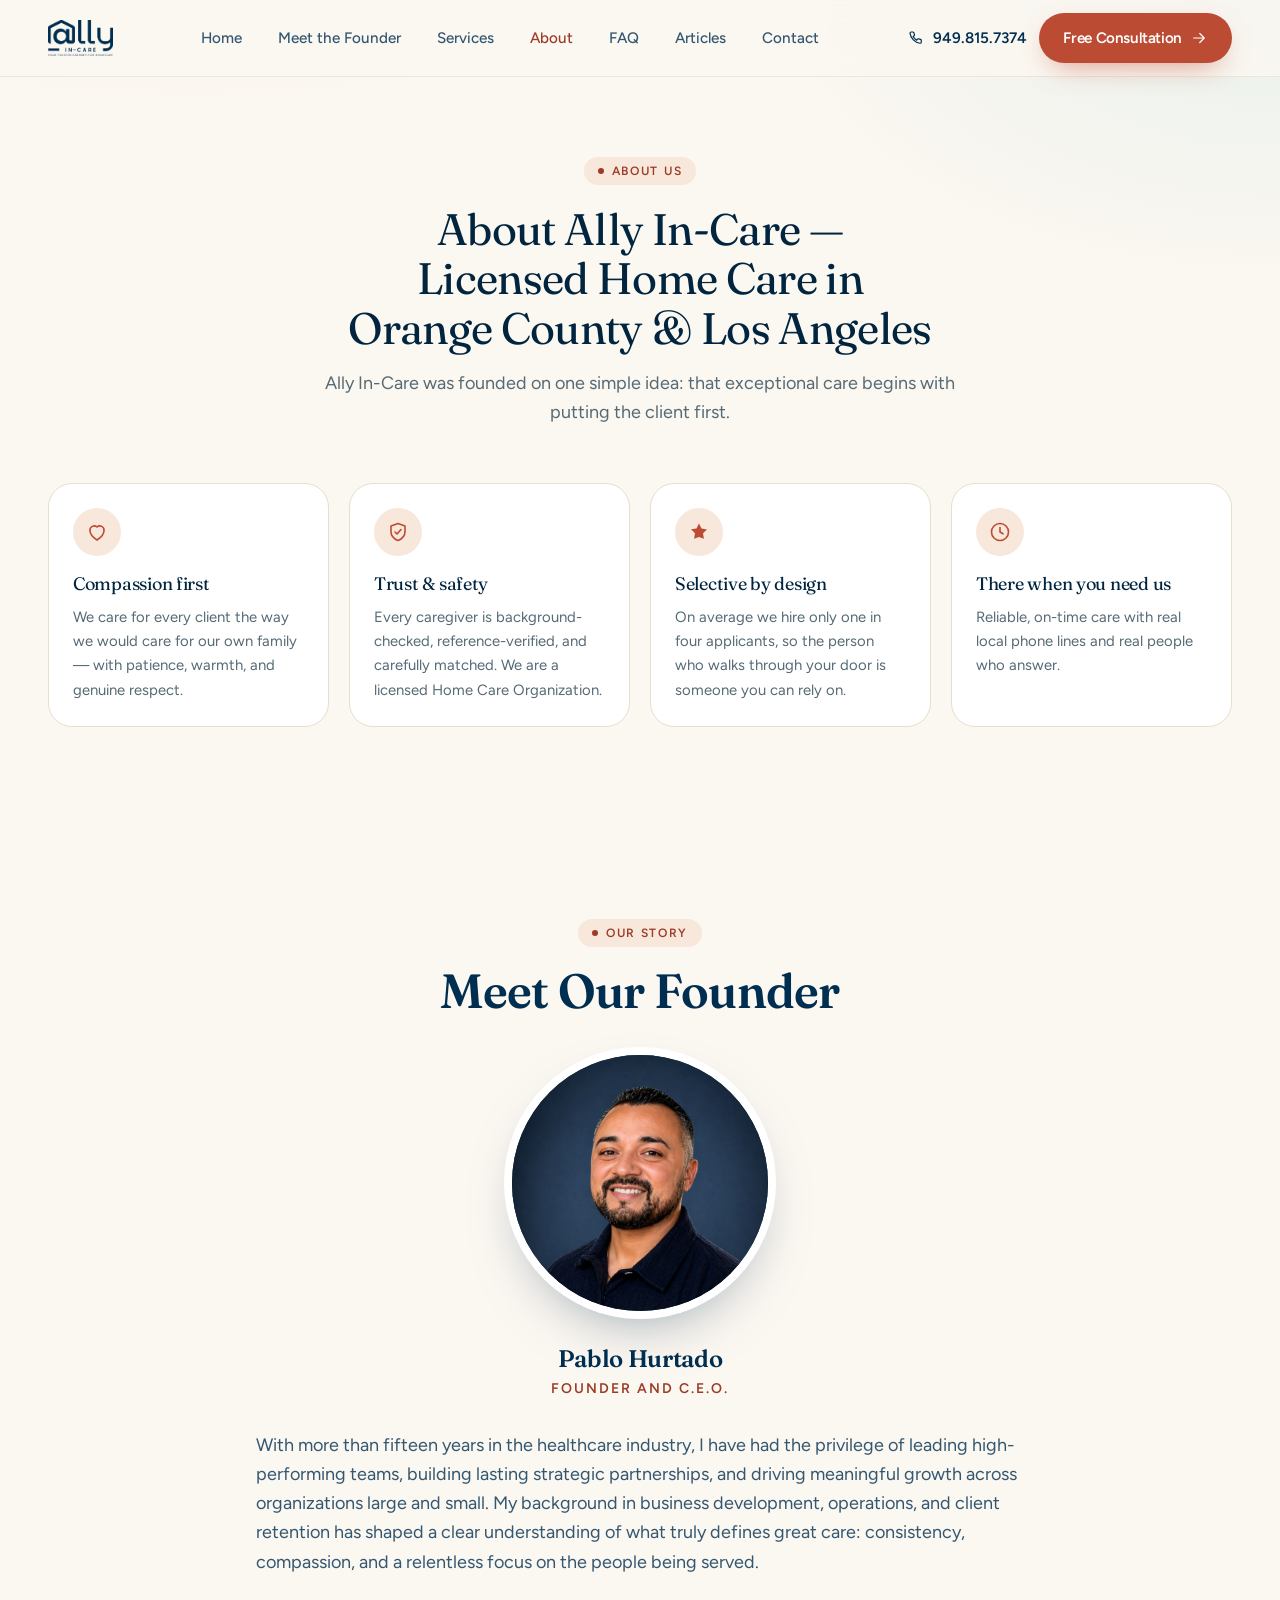
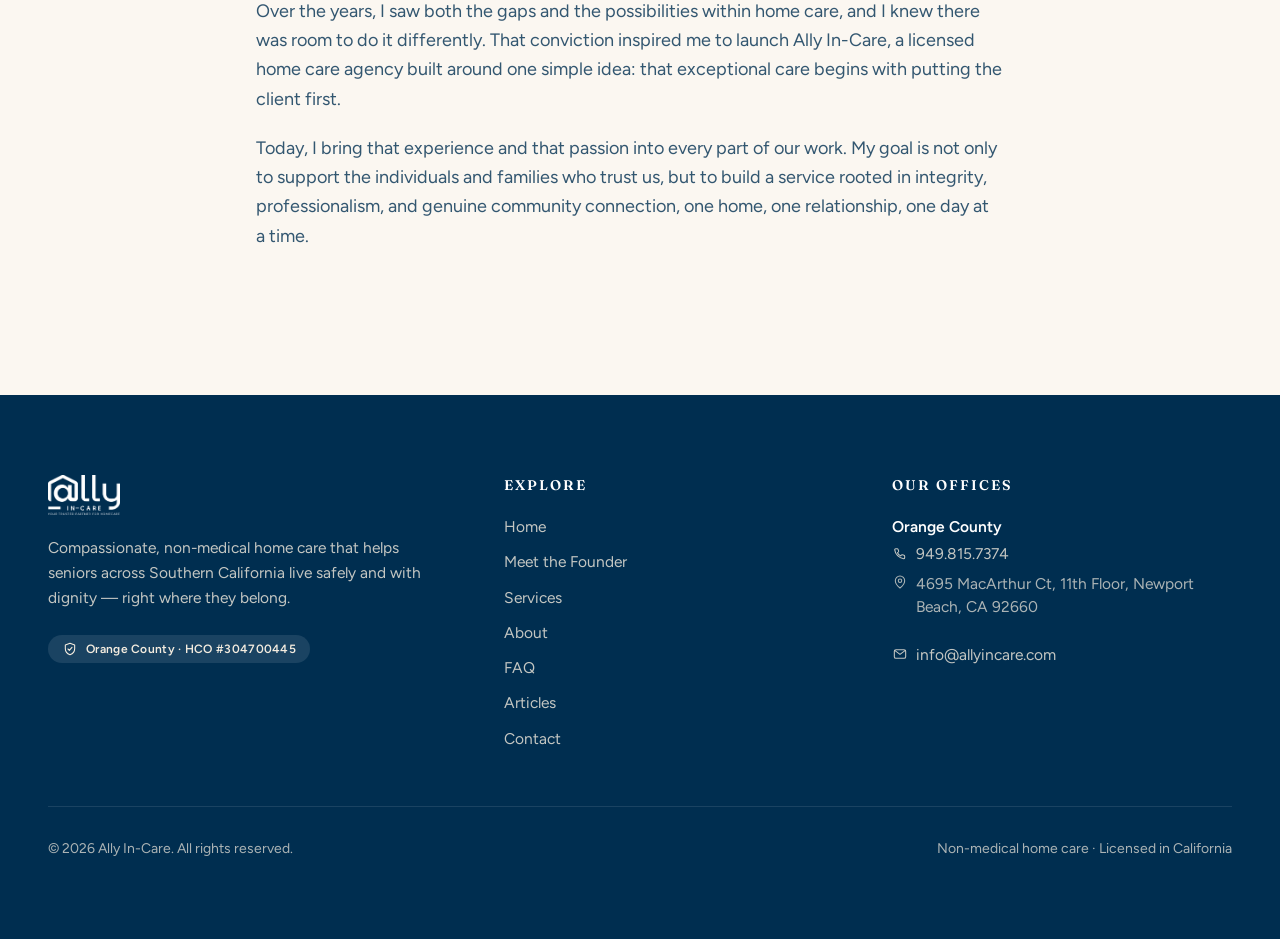
<file: about-us/index.html>
<!doctype html>
<html lang="en-US">
<head>
	<meta charset="UTF-8" />
	<meta name="viewport" content="width=device-width, initial-scale=1" />
	<title>About Ally In-Care — Licensed Home Care Agency in Orange County &#038; Los Angeles &#8211; Ally In-Care</title>
<meta name='robots' content='max-image-preview:large' />
<meta name="description" content="Ally In-Care is a licensed (HCO #304700445), family-first non-medical home care agency serving seniors across Orange County &amp; Los Angeles with compassionate, dependable, carefully screened caregivers." />
<meta property="og:site_name" content="Ally In-Care" />
<meta property="og:type" content="website" />
<meta property="og:title" content="About Ally In-Care — Licensed Home Care Agency in Orange County &#038; Los Angeles &#8211; Ally In-Care" />
<meta property="og:description" content="Ally In-Care is a licensed (HCO #304700445), family-first non-medical home care agency serving seniors across Orange County &amp; Los Angeles with compassionate, dependable, carefully screened caregivers." />
<meta property="og:url" content="index.html" />
<meta name="twitter:card" content="summary_large_image" />
<link rel="canonical" href="index.html" />
<link rel='dns-prefetch' href='//fonts.googleapis.com' />
<link href='https://fonts.gstatic.com' crossorigin rel='preconnect' />
<link rel="alternate" type="application/rss+xml" title="Ally In-Care &raquo; Feed" href="https://jeet-avatar.github.io/allyincare-preview/feed/" />
<link rel="alternate" type="application/rss+xml" title="Ally In-Care &raquo; Comments Feed" href="https://jeet-avatar.github.io/allyincare-preview/comments/feed/" />
<script type="application/ld+json">{"@context":"https://schema.org","@graph":[{"@type":"LocalBusiness","@id":"../index.html#business","name":"Ally In-Care","description":"Licensed non-medical home care and caregiver services for seniors across Orange County and Los Angeles County, CA — companion care, personal care, 24-hour and live-in support, dementia and respite care. DOJ-screened caregivers, 15+ years of experience.","url":"../index.html","logo":"../wp-content/themes/allyincare/assets/logo-navy.png","image":"../wp-content/themes/allyincare/assets/logo-navy.png","telephone":"+19498157374","email":"info@allyincare.com","priceRange":"$$","address":{"@type":"PostalAddress","streetAddress":"4695 MacArthur Ct, 11th Floor","addressLocality":"Newport Beach","addressRegion":"CA","postalCode":"92660","addressCountry":"US"},"geo":{"@type":"GeoCoordinates","latitude":33.659,"longitude":-117.8727},"openingHoursSpecification":[{"@type":"OpeningHoursSpecification","dayOfWeek":["Monday","Tuesday","Wednesday","Thursday","Friday"],"opens":"09:00","closes":"17:00"}],"areaServed":[{"@type":"AdministrativeArea","name":"Orange County, California"},{"@type":"AdministrativeArea","name":"Los Angeles County, California"}],"identifier":{"@type":"PropertyValue","name":"California HCO License","value":"304700445"},"knowsAbout":["Non-medical home care","In-home senior care","Companion care","Personal care","24-hour home care","Live-in care","Dementia and Alzheimer's care","Respite care","Post-hospital care","Medication reminders","Senior transportation","Caregiver services"],"founder":{"@id":"../index.html#founder"},"aggregateRating":{"@type":"AggregateRating","ratingValue":"5","bestRating":"5","worstRating":"1","reviewCount":"4"}},{"@type":"Organization","@id":"../index.html#org","name":"Ally In-Care","url":"../index.html","logo":"../wp-content/themes/allyincare/assets/logo-navy.png"},{"@type":"WebSite","@id":"../index.html#website","name":"Ally In-Care","url":"../index.html","publisher":{"@id":"../index.html#org"}},{"@type":"Person","@id":"../index.html#founder","name":"Pablo Hurtado","jobTitle":"Founder and C.E.O.","worksFor":{"@id":"../index.html#org"}},{"@type":"Service","serviceType":"Companionship & Emotional Support","name":"Companionship & Emotional Support in Orange County & Los Angeles","description":"A familiar, friendly presence for conversation, shared hobbies, and the simple comfort of not being alone.","provider":{"@id":"../index.html#business"},"areaServed":[{"@type":"AdministrativeArea","name":"Orange County, California"},{"@type":"AdministrativeArea","name":"Los Angeles County, California"}]},{"@type":"Service","serviceType":"Transportation & Errands","name":"Transportation & Errands in Orange County & Los Angeles","description":"Safe, unhurried rides to appointments, the store, place of worship, and the outings that keep life full.","provider":{"@id":"../index.html#business"},"areaServed":[{"@type":"AdministrativeArea","name":"Orange County, California"},{"@type":"AdministrativeArea","name":"Los Angeles County, California"}]},{"@type":"Service","serviceType":"Medical Appointment Assistance","name":"Medical Appointment Assistance in Orange County & Los Angeles","description":"A calm, attentive companion who helps prepare for visits, takes notes, and relays details back to the family.","provider":{"@id":"../index.html#business"},"areaServed":[{"@type":"AdministrativeArea","name":"Orange County, California"},{"@type":"AdministrativeArea","name":"Los Angeles County, California"}]},{"@type":"Service","serviceType":"Medication Reminders","name":"Medication Reminders in Orange County & Los Angeles","description":"Gentle, consistent prompts so daily medications are taken on time — supporting routine without taking over.","provider":{"@id":"../index.html#business"},"areaServed":[{"@type":"AdministrativeArea","name":"Orange County, California"},{"@type":"AdministrativeArea","name":"Los Angeles County, California"}]},{"@type":"Service","serviceType":"Bathing, Grooming & Dressing","name":"Bathing, Grooming & Dressing in Orange County & Los Angeles","description":"Respectful, dignified help with the daily personal care that protects confidence and well-being at home.","provider":{"@id":"../index.html#business"},"areaServed":[{"@type":"AdministrativeArea","name":"Orange County, California"},{"@type":"AdministrativeArea","name":"Los Angeles County, California"}]},{"@type":"Service","serviceType":"Cooking, Housekeeping & Laundry","name":"Cooking, Housekeeping & Laundry in Orange County & Los Angeles","description":"Warm meals, tidy spaces, and clean laundry — the everyday help that keeps home feeling like home.","provider":{"@id":"../index.html#business"},"areaServed":[{"@type":"AdministrativeArea","name":"Orange County, California"},{"@type":"AdministrativeArea","name":"Los Angeles County, California"}]},{"@type":"Service","serviceType":"Transfer, Mobility & Exercise","name":"Transfer, Mobility & Exercise in Orange County & Los Angeles","description":"Steady, safe support with moving about the home and gentle activity that keeps the body strong.","provider":{"@id":"../index.html#business"},"areaServed":[{"@type":"AdministrativeArea","name":"Orange County, California"},{"@type":"AdministrativeArea","name":"Los Angeles County, California"}]},{"@type":"Service","serviceType":"Care Navigation & Coordination","name":"Care Navigation & Coordination in Orange County & Los Angeles","description":"A knowledgeable ally to help families understand options and coordinate the moving pieces of care.","provider":{"@id":"../index.html#business"},"areaServed":[{"@type":"AdministrativeArea","name":"Orange County, California"},{"@type":"AdministrativeArea","name":"Los Angeles County, California"}]}]}</script>
<link rel="alternate" title="oEmbed (JSON)" type="application/json+oembed" href="https://jeet-avatar.github.io/allyincare-preview/wp-json/oembed/1.0/embed?url=https%3A%2F%2Fjeet-avatar.github.io%2Fallyincare-preview%2Fabout-us%2F" />
<link rel="alternate" title="oEmbed (XML)" type="text/xml+oembed" href="https://jeet-avatar.github.io/allyincare-preview/wp-json/oembed/1.0/embed?url=https%3A%2F%2Fjeet-avatar.github.io%2Fallyincare-preview%2Fabout-us%2F&#038;format=xml" />
<style id='wp-img-auto-sizes-contain-inline-css'>
img:is([sizes=auto i],[sizes^="auto," i]){contain-intrinsic-size:3000px 1500px}
/*# sourceURL=wp-img-auto-sizes-contain-inline-css */
</style>
<style id='wp-emoji-styles-inline-css'>

	img.wp-smiley, img.emoji {
		display: inline !important;
		border: none !important;
		box-shadow: none !important;
		height: 1em !important;
		width: 1em !important;
		margin: 0 0.07em !important;
		vertical-align: -0.1em !important;
		background: none !important;
		padding: 0 !important;
	}
/*# sourceURL=wp-emoji-styles-inline-css */
</style>
<style id='wp-block-library-inline-css'>
:root{--wp-block-synced-color:#7a00df;--wp-block-synced-color--rgb:122,0,223;--wp-bound-block-color:var(--wp-block-synced-color);--wp-editor-canvas-background:#ddd;--wp-admin-theme-color:#007cba;--wp-admin-theme-color--rgb:0,124,186;--wp-admin-theme-color-darker-10:#006ba1;--wp-admin-theme-color-darker-10--rgb:0,107,160.5;--wp-admin-theme-color-darker-20:#005a87;--wp-admin-theme-color-darker-20--rgb:0,90,135;--wp-admin-border-width-focus:2px}@media (min-resolution:192dpi){:root{--wp-admin-border-width-focus:1.5px}}.wp-element-button{cursor:pointer}:root .has-very-light-gray-background-color{background-color:#eee}:root .has-very-dark-gray-background-color{background-color:#313131}:root .has-very-light-gray-color{color:#eee}:root .has-very-dark-gray-color{color:#313131}:root .has-vivid-green-cyan-to-vivid-cyan-blue-gradient-background{background:linear-gradient(135deg,#00d084,#0693e3)}:root .has-purple-crush-gradient-background{background:linear-gradient(135deg,#34e2e4,#4721fb 50%,#ab1dfe)}:root .has-hazy-dawn-gradient-background{background:linear-gradient(135deg,#faaca8,#dad0ec)}:root .has-subdued-olive-gradient-background{background:linear-gradient(135deg,#fafae1,#67a671)}:root .has-atomic-cream-gradient-background{background:linear-gradient(135deg,#fdd79a,#004a59)}:root .has-nightshade-gradient-background{background:linear-gradient(135deg,#330968,#31cdcf)}:root .has-midnight-gradient-background{background:linear-gradient(135deg,#020381,#2874fc)}:root{--wp--preset--font-size--normal:16px;--wp--preset--font-size--huge:42px}.has-regular-font-size{font-size:1em}.has-larger-font-size{font-size:2.625em}.has-normal-font-size{font-size:var(--wp--preset--font-size--normal)}.has-huge-font-size{font-size:var(--wp--preset--font-size--huge)}.has-text-align-center{text-align:center}.has-text-align-left{text-align:left}.has-text-align-right{text-align:right}.has-fit-text{white-space:nowrap!important}#end-resizable-editor-section{display:none}.aligncenter{clear:both}.items-justified-left{justify-content:flex-start}.items-justified-center{justify-content:center}.items-justified-right{justify-content:flex-end}.items-justified-space-between{justify-content:space-between}.screen-reader-text{border:0;clip-path:inset(50%);height:1px;margin:-1px;overflow:hidden;padding:0;position:absolute;width:1px;word-wrap:normal!important}.screen-reader-text:focus{background-color:#ddd;clip-path:none;color:#444;display:block;font-size:1em;height:auto;left:5px;line-height:normal;padding:15px 23px 14px;text-decoration:none;top:5px;width:auto;z-index:100000}html :where(.has-border-color){border-style:solid}html :where([style*=border-top-color]){border-top-style:solid}html :where([style*=border-right-color]){border-right-style:solid}html :where([style*=border-bottom-color]){border-bottom-style:solid}html :where([style*=border-left-color]){border-left-style:solid}html :where([style*=border-width]){border-style:solid}html :where([style*=border-top-width]){border-top-style:solid}html :where([style*=border-right-width]){border-right-style:solid}html :where([style*=border-bottom-width]){border-bottom-style:solid}html :where([style*=border-left-width]){border-left-style:solid}html :where(img[class*=wp-image-]){height:auto;max-width:100%}:where(figure){margin:0 0 1em}html :where(.is-position-sticky){--wp-admin--admin-bar--position-offset:var(--wp-admin--admin-bar--height,0px)}@media screen and (max-width:600px){html :where(.is-position-sticky){--wp-admin--admin-bar--position-offset:0px}}

/*# sourceURL=wp-block-library-inline-css */
</style>
<style id='classic-theme-styles-inline-css'>
/*! This file is auto-generated */
.wp-block-button__link{color:#fff;background-color:#32373c;border-radius:9999px;box-shadow:none;text-decoration:none;padding:calc(.667em + 2px) calc(1.333em + 2px);font-size:1.125em}.wp-block-file__button{background:#32373c;color:#fff;text-decoration:none}
/*# sourceURL=/wp-includes/css/classic-themes.min.css */
</style>
<style id='global-styles-inline-css'>
:root{--wp--preset--aspect-ratio--square: 1;--wp--preset--aspect-ratio--4-3: 4/3;--wp--preset--aspect-ratio--3-4: 3/4;--wp--preset--aspect-ratio--3-2: 3/2;--wp--preset--aspect-ratio--2-3: 2/3;--wp--preset--aspect-ratio--16-9: 16/9;--wp--preset--aspect-ratio--9-16: 9/16;--wp--preset--color--black: #000000;--wp--preset--color--cyan-bluish-gray: #abb8c3;--wp--preset--color--white: #ffffff;--wp--preset--color--pale-pink: #f78da7;--wp--preset--color--vivid-red: #cf2e2e;--wp--preset--color--luminous-vivid-orange: #ff6900;--wp--preset--color--luminous-vivid-amber: #fcb900;--wp--preset--color--light-green-cyan: #7bdcb5;--wp--preset--color--vivid-green-cyan: #00d084;--wp--preset--color--pale-cyan-blue: #8ed1fc;--wp--preset--color--vivid-cyan-blue: #0693e3;--wp--preset--color--vivid-purple: #9b51e0;--wp--preset--gradient--vivid-cyan-blue-to-vivid-purple: linear-gradient(135deg,rgb(6,147,227) 0%,rgb(155,81,224) 100%);--wp--preset--gradient--light-green-cyan-to-vivid-green-cyan: linear-gradient(135deg,rgb(122,220,180) 0%,rgb(0,208,130) 100%);--wp--preset--gradient--luminous-vivid-amber-to-luminous-vivid-orange: linear-gradient(135deg,rgb(252,185,0) 0%,rgb(255,105,0) 100%);--wp--preset--gradient--luminous-vivid-orange-to-vivid-red: linear-gradient(135deg,rgb(255,105,0) 0%,rgb(207,46,46) 100%);--wp--preset--gradient--very-light-gray-to-cyan-bluish-gray: linear-gradient(135deg,rgb(238,238,238) 0%,rgb(169,184,195) 100%);--wp--preset--gradient--cool-to-warm-spectrum: linear-gradient(135deg,rgb(74,234,220) 0%,rgb(151,120,209) 20%,rgb(207,42,186) 40%,rgb(238,44,130) 60%,rgb(251,105,98) 80%,rgb(254,248,76) 100%);--wp--preset--gradient--blush-light-purple: linear-gradient(135deg,rgb(255,206,236) 0%,rgb(152,150,240) 100%);--wp--preset--gradient--blush-bordeaux: linear-gradient(135deg,rgb(254,205,165) 0%,rgb(254,45,45) 50%,rgb(107,0,62) 100%);--wp--preset--gradient--luminous-dusk: linear-gradient(135deg,rgb(255,203,112) 0%,rgb(199,81,192) 50%,rgb(65,88,208) 100%);--wp--preset--gradient--pale-ocean: linear-gradient(135deg,rgb(255,245,203) 0%,rgb(182,227,212) 50%,rgb(51,167,181) 100%);--wp--preset--gradient--electric-grass: linear-gradient(135deg,rgb(202,248,128) 0%,rgb(113,206,126) 100%);--wp--preset--gradient--midnight: linear-gradient(135deg,rgb(2,3,129) 0%,rgb(40,116,252) 100%);--wp--preset--font-size--small: 13px;--wp--preset--font-size--medium: 20px;--wp--preset--font-size--large: 36px;--wp--preset--font-size--x-large: 42px;--wp--preset--spacing--20: 0.44rem;--wp--preset--spacing--30: 0.67rem;--wp--preset--spacing--40: 1rem;--wp--preset--spacing--50: 1.5rem;--wp--preset--spacing--60: 2.25rem;--wp--preset--spacing--70: 3.38rem;--wp--preset--spacing--80: 5.06rem;--wp--preset--shadow--natural: 6px 6px 9px rgba(0, 0, 0, 0.2);--wp--preset--shadow--deep: 12px 12px 50px rgba(0, 0, 0, 0.4);--wp--preset--shadow--sharp: 6px 6px 0px rgba(0, 0, 0, 0.2);--wp--preset--shadow--outlined: 6px 6px 0px -3px rgb(255, 255, 255), 6px 6px rgb(0, 0, 0);--wp--preset--shadow--crisp: 6px 6px 0px rgb(0, 0, 0);}:where(.is-layout-flex){gap: 0.5em;}:where(.is-layout-grid){gap: 0.5em;}body .is-layout-flex{display: flex;}.is-layout-flex{flex-wrap: wrap;align-items: center;}.is-layout-flex > :is(*, div){margin: 0;}body .is-layout-grid{display: grid;}.is-layout-grid > :is(*, div){margin: 0;}:where(.wp-block-columns.is-layout-flex){gap: 2em;}:where(.wp-block-columns.is-layout-grid){gap: 2em;}:where(.wp-block-post-template.is-layout-flex){gap: 1.25em;}:where(.wp-block-post-template.is-layout-grid){gap: 1.25em;}.has-black-color{color: var(--wp--preset--color--black) !important;}.has-cyan-bluish-gray-color{color: var(--wp--preset--color--cyan-bluish-gray) !important;}.has-white-color{color: var(--wp--preset--color--white) !important;}.has-pale-pink-color{color: var(--wp--preset--color--pale-pink) !important;}.has-vivid-red-color{color: var(--wp--preset--color--vivid-red) !important;}.has-luminous-vivid-orange-color{color: var(--wp--preset--color--luminous-vivid-orange) !important;}.has-luminous-vivid-amber-color{color: var(--wp--preset--color--luminous-vivid-amber) !important;}.has-light-green-cyan-color{color: var(--wp--preset--color--light-green-cyan) !important;}.has-vivid-green-cyan-color{color: var(--wp--preset--color--vivid-green-cyan) !important;}.has-pale-cyan-blue-color{color: var(--wp--preset--color--pale-cyan-blue) !important;}.has-vivid-cyan-blue-color{color: var(--wp--preset--color--vivid-cyan-blue) !important;}.has-vivid-purple-color{color: var(--wp--preset--color--vivid-purple) !important;}.has-black-background-color{background-color: var(--wp--preset--color--black) !important;}.has-cyan-bluish-gray-background-color{background-color: var(--wp--preset--color--cyan-bluish-gray) !important;}.has-white-background-color{background-color: var(--wp--preset--color--white) !important;}.has-pale-pink-background-color{background-color: var(--wp--preset--color--pale-pink) !important;}.has-vivid-red-background-color{background-color: var(--wp--preset--color--vivid-red) !important;}.has-luminous-vivid-orange-background-color{background-color: var(--wp--preset--color--luminous-vivid-orange) !important;}.has-luminous-vivid-amber-background-color{background-color: var(--wp--preset--color--luminous-vivid-amber) !important;}.has-light-green-cyan-background-color{background-color: var(--wp--preset--color--light-green-cyan) !important;}.has-vivid-green-cyan-background-color{background-color: var(--wp--preset--color--vivid-green-cyan) !important;}.has-pale-cyan-blue-background-color{background-color: var(--wp--preset--color--pale-cyan-blue) !important;}.has-vivid-cyan-blue-background-color{background-color: var(--wp--preset--color--vivid-cyan-blue) !important;}.has-vivid-purple-background-color{background-color: var(--wp--preset--color--vivid-purple) !important;}.has-black-border-color{border-color: var(--wp--preset--color--black) !important;}.has-cyan-bluish-gray-border-color{border-color: var(--wp--preset--color--cyan-bluish-gray) !important;}.has-white-border-color{border-color: var(--wp--preset--color--white) !important;}.has-pale-pink-border-color{border-color: var(--wp--preset--color--pale-pink) !important;}.has-vivid-red-border-color{border-color: var(--wp--preset--color--vivid-red) !important;}.has-luminous-vivid-orange-border-color{border-color: var(--wp--preset--color--luminous-vivid-orange) !important;}.has-luminous-vivid-amber-border-color{border-color: var(--wp--preset--color--luminous-vivid-amber) !important;}.has-light-green-cyan-border-color{border-color: var(--wp--preset--color--light-green-cyan) !important;}.has-vivid-green-cyan-border-color{border-color: var(--wp--preset--color--vivid-green-cyan) !important;}.has-pale-cyan-blue-border-color{border-color: var(--wp--preset--color--pale-cyan-blue) !important;}.has-vivid-cyan-blue-border-color{border-color: var(--wp--preset--color--vivid-cyan-blue) !important;}.has-vivid-purple-border-color{border-color: var(--wp--preset--color--vivid-purple) !important;}.has-vivid-cyan-blue-to-vivid-purple-gradient-background{background: var(--wp--preset--gradient--vivid-cyan-blue-to-vivid-purple) !important;}.has-light-green-cyan-to-vivid-green-cyan-gradient-background{background: var(--wp--preset--gradient--light-green-cyan-to-vivid-green-cyan) !important;}.has-luminous-vivid-amber-to-luminous-vivid-orange-gradient-background{background: var(--wp--preset--gradient--luminous-vivid-amber-to-luminous-vivid-orange) !important;}.has-luminous-vivid-orange-to-vivid-red-gradient-background{background: var(--wp--preset--gradient--luminous-vivid-orange-to-vivid-red) !important;}.has-very-light-gray-to-cyan-bluish-gray-gradient-background{background: var(--wp--preset--gradient--very-light-gray-to-cyan-bluish-gray) !important;}.has-cool-to-warm-spectrum-gradient-background{background: var(--wp--preset--gradient--cool-to-warm-spectrum) !important;}.has-blush-light-purple-gradient-background{background: var(--wp--preset--gradient--blush-light-purple) !important;}.has-blush-bordeaux-gradient-background{background: var(--wp--preset--gradient--blush-bordeaux) !important;}.has-luminous-dusk-gradient-background{background: var(--wp--preset--gradient--luminous-dusk) !important;}.has-pale-ocean-gradient-background{background: var(--wp--preset--gradient--pale-ocean) !important;}.has-electric-grass-gradient-background{background: var(--wp--preset--gradient--electric-grass) !important;}.has-midnight-gradient-background{background: var(--wp--preset--gradient--midnight) !important;}.has-small-font-size{font-size: var(--wp--preset--font-size--small) !important;}.has-medium-font-size{font-size: var(--wp--preset--font-size--medium) !important;}.has-large-font-size{font-size: var(--wp--preset--font-size--large) !important;}.has-x-large-font-size{font-size: var(--wp--preset--font-size--x-large) !important;}
/*# sourceURL=global-styles-inline-css */
</style>

<link rel='stylesheet' id='allyincare-fonts-css' href='https://fonts.googleapis.com/css2?family=Figtree:wght@400;500;600;700&#038;family=Fraunces:ital,opsz,wght@0,9..144,400;0,9..144,500;0,9..144,600;0,9..144,700;1,9..144,400;1,9..144,500&#038;display=swap' media='all' />
<link rel='stylesheet' id='allyincare-theme-css' href='../wp-content/themes/allyincare/assets/theme.css?ver=1.0.0' media='all' />
<link rel="https://api.w.org/" href="https://jeet-avatar.github.io/allyincare-preview/wp-json/" /><link rel="alternate" title="JSON" type="application/json" href="https://jeet-avatar.github.io/allyincare-preview/wp-json/wp/v2/pages/5" /><link rel="EditURI" type="application/rsd+xml" title="RSD" href="https://jeet-avatar.github.io/allyincare-preview/xmlrpc.php?rsd" />
<meta name="generator" content="WordPress 6.9.4" />
<link rel="canonical" href="index.html" />
<link rel='shortlink' href='https://jeet-avatar.github.io/allyincare-preview/?p=5' />
</head>
<body class="wp-singular page-template page-template-templates page-template-page-about page-template-templatespage-about-php page page-id-5 wp-theme-allyincare bg-cream text-ink antialiased grain-cream">

<a href="#main" class="sr-only focus:not-sr-only focus:absolute focus:left-4 focus:top-4 focus:z-[60] focus:rounded-full focus:bg-navy focus:px-5 focus:py-3 focus:text-white">Skip to content</a>

<header class="site-header sticky top-0 z-50 border-b border-line/70 bg-cream/85 backdrop-blur-md">
	<div class="container-x">
		<div class="flex h-[4.75rem] items-center justify-between gap-4">
			<a href="../index.html" class="flex items-center gap-3" aria-label="Ally In-Care — home">
				<img src="../wp-content/themes/allyincare/assets/logo-navy.png" alt="Ally In-Care" class="h-9 w-auto" width="140" height="36" />
			</a>

			<nav class="hidden items-center gap-1 lg:flex" aria-label="Primary">
									<a
						href="../index.html"
						class="relative rounded-full px-4 py-2 text-[0.95rem] font-medium transition-colors text-navy/80 hover:text-navy"
											>Home</a>
									<a
						href="../meet-the-founder/index.html"
						class="relative rounded-full px-4 py-2 text-[0.95rem] font-medium transition-colors text-navy/80 hover:text-navy"
											>Meet the Founder</a>
									<a
						href="../our-services/index.html"
						class="relative rounded-full px-4 py-2 text-[0.95rem] font-medium transition-colors text-navy/80 hover:text-navy"
											>Services</a>
									<a
						href="index.html"
						class="relative rounded-full px-4 py-2 text-[0.95rem] font-medium transition-colors text-terracotta-700"
						aria-current="page"					>About</a>
									<a
						href="../frequently-asked-questions/index.html"
						class="relative rounded-full px-4 py-2 text-[0.95rem] font-medium transition-colors text-navy/80 hover:text-navy"
											>FAQ</a>
									<a
						href="../news-and-articles/index.html"
						class="relative rounded-full px-4 py-2 text-[0.95rem] font-medium transition-colors text-navy/80 hover:text-navy"
											>Articles</a>
									<a
						href="../contact-us/index.html"
						class="relative rounded-full px-4 py-2 text-[0.95rem] font-medium transition-colors text-navy/80 hover:text-navy"
											>Contact</a>
							</nav>

			<div class="hidden items-center gap-3 lg:flex">
									<a href="tel:+19498157374" class="inline-flex items-center gap-2 text-[0.95rem] font-semibold text-navy hover:text-terracotta-700">
						<svg class="h-[18px] w-[18px]" viewBox="0 0 24 24" fill="none" stroke="currentColor" stroke-width="1.6" stroke-linecap="round" stroke-linejoin="round" aria-hidden="true"><path d="M4 5.5C4 4.7 4.7 4 5.5 4h2.2c.6 0 1.2.4 1.4 1l.8 2.5c.2.6 0 1.2-.5 1.6l-1.2.9a11 11 0 0 0 4.8 4.8l.9-1.2c.4-.5 1-.7 1.6-.5l2.5.8c.6.2 1 .8 1 1.4v2.2c0 .8-.7 1.5-1.5 1.5A15.5 15.5 0 0 1 4 5.5Z"/></svg>						949.815.7374					</a>
								<a href="../contact-us/index.html" class="group inline-flex items-center justify-center gap-2 rounded-full px-6 py-3.5 text-[0.95rem] font-semibold tracking-tight transition-all duration-200 bg-terracotta text-white hover:bg-terracotta-700 shadow-[0_10px_30px_-12px_rgba(188,75,51,0.7)] ">Free Consultation<svg class="h-[18px] w-[18px] transition-transform duration-200 group-hover:translate-x-0.5" viewBox="0 0 24 24" fill="none" stroke="currentColor" stroke-width="1.6" stroke-linecap="round" stroke-linejoin="round" aria-hidden="true"><path d="M5 12h14M13 6l6 6-6 6"/></svg></a>			</div>

			<button type="button" class="js-menu-toggle inline-flex h-11 w-11 items-center justify-center rounded-full border border-line text-navy lg:hidden" aria-expanded="false" aria-controls="mobile-nav" aria-label="Open menu">
				<svg class="h-6 w-6" viewBox="0 0 24 24" fill="none" stroke="currentColor" stroke-width="1.6" stroke-linecap="round" stroke-linejoin="round" aria-hidden="true"><path d="M4 7h16M4 12h16M4 17h16"/></svg>			</button>
		</div>
	</div>

	<div id="mobile-nav" class="js-mobile-nav hidden border-t border-line bg-cream lg:hidden">
		<div class="container-x py-4">
			<nav class="flex flex-col gap-1" aria-label="Mobile">
									<a href="../index.html" class="rounded-xl px-4 py-3 text-base font-medium text-navy hover:bg-cream-100">Home</a>
									<a href="../meet-the-founder/index.html" class="rounded-xl px-4 py-3 text-base font-medium text-navy hover:bg-cream-100">Meet the Founder</a>
									<a href="../our-services/index.html" class="rounded-xl px-4 py-3 text-base font-medium text-navy hover:bg-cream-100">Services</a>
									<a href="index.html" class="rounded-xl px-4 py-3 text-base font-medium bg-peach text-terracotta-700">About</a>
									<a href="../frequently-asked-questions/index.html" class="rounded-xl px-4 py-3 text-base font-medium text-navy hover:bg-cream-100">FAQ</a>
									<a href="../news-and-articles/index.html" class="rounded-xl px-4 py-3 text-base font-medium text-navy hover:bg-cream-100">Articles</a>
									<a href="../contact-us/index.html" class="rounded-xl px-4 py-3 text-base font-medium text-navy hover:bg-cream-100">Contact</a>
							</nav>
			<div class="mt-4 flex flex-col gap-3">
									<a href="tel:+19498157374" class="inline-flex items-center justify-center gap-2 rounded-full border border-line px-6 py-3 font-semibold text-navy">
						<svg class="h-[18px] w-[18px]" viewBox="0 0 24 24" fill="none" stroke="currentColor" stroke-width="1.6" stroke-linecap="round" stroke-linejoin="round" aria-hidden="true"><path d="M4 5.5C4 4.7 4.7 4 5.5 4h2.2c.6 0 1.2.4 1.4 1l.8 2.5c.2.6 0 1.2-.5 1.6l-1.2.9a11 11 0 0 0 4.8 4.8l.9-1.2c.4-.5 1-.7 1.6-.5l2.5.8c.6.2 1 .8 1 1.4v2.2c0 .8-.7 1.5-1.5 1.5A15.5 15.5 0 0 1 4 5.5Z"/></svg>						949.815.7374					</a>
								<a href="../contact-us/index.html" class="group inline-flex items-center justify-center gap-2 rounded-full px-6 py-3.5 text-[0.95rem] font-semibold tracking-tight transition-all duration-200 bg-terracotta text-white hover:bg-terracotta-700 shadow-[0_10px_30px_-12px_rgba(188,75,51,0.7)] w-full">Free Consultation<svg class="h-[18px] w-[18px] transition-transform duration-200 group-hover:translate-x-0.5" viewBox="0 0 24 24" fill="none" stroke="currentColor" stroke-width="1.6" stroke-linecap="round" stroke-linejoin="round" aria-hidden="true"><path d="M5 12h14M13 6l6 6-6 6"/></svg></a>			</div>
		</div>
	</div>
</header>

<main id="main">
<section class="py-16 sm:py-20">
	<div class="container-x">
		<div class="max-w-2xl mx-auto text-center"><span class="inline-flex items-center gap-2 rounded-full px-3.5 py-1.5 text-xs font-semibold uppercase tracking-[0.14em] text-terracotta-700 bg-peach"><span class="h-1.5 w-1.5 rounded-full bg-current" aria-hidden="true"></span>About Us</span><h1 class="mt-5 text-3xl leading-[1.12] sm:text-4xl md:text-[2.75rem] text-balance">About Ally In-Care — Licensed Home Care in Orange County &amp; Los Angeles</h1><p class="mt-4 text-lg leading-relaxed text-pretty text-muted">Ally In-Care was founded on one simple idea: that exceptional care begins with putting the client first.</p></div>		<div class="mt-14 grid gap-5 sm:grid-cols-2 lg:grid-cols-4">
							<div class="rounded-2xl border border-line bg-white p-6">
					<span class="inline-flex h-12 w-12 items-center justify-center rounded-2xl bg-peach text-terracotta"><svg class="h-6 w-6" viewBox="0 0 24 24" fill="none" stroke="currentColor" stroke-width="1.6" stroke-linecap="round" stroke-linejoin="round" aria-hidden="true"><path d="M12 20s-7-4.4-7-9.5A4.2 4.2 0 0 1 12 7a4.2 4.2 0 0 1 7 3.5C19 15.6 12 20 12 20Z"/></svg></span>
					<h3 class="mt-4 text-lg leading-snug">Compassion first</h3>
					<p class="mt-2 text-[0.93rem] leading-relaxed text-muted">We care for every client the way we would care for our own family — with patience, warmth, and genuine respect.</p>
				</div>
							<div class="rounded-2xl border border-line bg-white p-6">
					<span class="inline-flex h-12 w-12 items-center justify-center rounded-2xl bg-peach text-terracotta"><svg class="h-6 w-6" viewBox="0 0 24 24" fill="none" stroke="currentColor" stroke-width="1.6" stroke-linecap="round" stroke-linejoin="round" aria-hidden="true"><path d="M12 3.5 19 6v5.5c0 4.4-3 7.5-7 9-4-1.5-7-4.6-7-9V6l7-2.5Z"/><path d="m9 12 2 2 4-4.5"/></svg></span>
					<h3 class="mt-4 text-lg leading-snug">Trust &amp; safety</h3>
					<p class="mt-2 text-[0.93rem] leading-relaxed text-muted">Every caregiver is background-checked, reference-verified, and carefully matched. We are a licensed Home Care Organization.</p>
				</div>
							<div class="rounded-2xl border border-line bg-white p-6">
					<span class="inline-flex h-12 w-12 items-center justify-center rounded-2xl bg-peach text-terracotta"><svg class="h-6 w-6" viewBox="0 0 24 24" fill="currentColor" aria-hidden="true"><path d="M12 3.6l2.5 5 5.5.8-4 3.9.9 5.5L12 16.9 7.1 18.7l.9-5.5-4-3.9 5.5-.8 2.5-5Z"/></svg></span>
					<h3 class="mt-4 text-lg leading-snug">Selective by design</h3>
					<p class="mt-2 text-[0.93rem] leading-relaxed text-muted">On average we hire only one in four applicants, so the person who walks through your door is someone you can rely on.</p>
				</div>
							<div class="rounded-2xl border border-line bg-white p-6">
					<span class="inline-flex h-12 w-12 items-center justify-center rounded-2xl bg-peach text-terracotta"><svg class="h-6 w-6" viewBox="0 0 24 24" fill="none" stroke="currentColor" stroke-width="1.6" stroke-linecap="round" stroke-linejoin="round" aria-hidden="true"><circle cx="12" cy="12" r="8.5"/><path d="M12 7.5V12l3 1.8"/></svg></span>
					<h3 class="mt-4 text-lg leading-snug">There when you need us</h3>
					<p class="mt-2 text-[0.93rem] leading-relaxed text-muted">Reliable, on-time care with real local phone lines and real people who answer.</p>
				</div>
					</div>
	</div>
</section>

<section id="founder" class="bg-cream py-20 sm:py-28">
	<div class="container-x">
		<div class="mx-auto max-w-3xl text-center">
			<span class="inline-flex items-center gap-2 rounded-full px-3.5 py-1.5 text-xs font-semibold uppercase tracking-[0.14em] text-terracotta-700 bg-peach"><span class="h-1.5 w-1.5 rounded-full bg-current" aria-hidden="true"></span>Our Story</span>			<h2 class="reveal reveal-1 mt-5 text-4xl font-semibold text-navy sm:text-5xl">Meet Our Founder</h2>
							<div class="reveal reveal-2 mx-auto mt-10 h-56 w-56 overflow-hidden rounded-full bg-navy shadow-[0_24px_60px_-24px_rgba(0,46,80,0.55)] ring-8 ring-white sm:h-64 sm:w-64">
					<img
						src="../wp-content/themes/allyincare/assets/img/founder-pablo.jpg"
						alt="Pablo Hurtado, Founder and C.E.O."
						class="h-full w-full object-cover"
						width="256"
						height="256"
						loading="lazy"
					/>
				</div>
			
			<h3 class="reveal reveal-3 mt-8 text-2xl font-semibold text-navy">Pablo Hurtado</h3>
							<p class="mt-1 text-sm font-semibold uppercase tracking-[0.14em] text-terracotta-700">Founder and C.E.O.</p>
			
			<div class="reveal reveal-4 mt-8 space-y-5 text-left text-lg leading-relaxed text-navy/80 text-pretty">
																				<p>With more than fifteen years in the healthcare industry, I have had the privilege of leading high-performing teams, building lasting strategic partnerships, and driving meaningful growth across organizations large and small. My background in business development, operations, and client retention has shaped a clear understanding of what truly defines great care: consistency, compassion, and a relentless focus on the people being served.</p>
																									<p>Over the years, I saw both the gaps and the possibilities within home care, and I knew there was room to do it differently. That conviction inspired me to launch Ally In-Care, a licensed home care agency built around one simple idea: that exceptional care begins with putting the client first.</p>
																									<p>Today, I bring that experience and that passion into every part of our work. My goal is not only to support the individuals and families who trust us, but to build a service rooted in integrity, professionalism, and genuine community connection, one home, one relationship, one day at a time.</p>
												</div>
		</div>
	</div>
</section>

</main>

<footer class="mt-8 bg-navy text-cream-200">
	<div class="container-x py-16 sm:py-20">
		<div class="grid gap-12 lg:grid-cols-[1.2fr_1fr_1fr]">
			<div>
				<img src="../wp-content/themes/allyincare/assets/logo-white.png" alt="Ally In-Care" class="h-10 w-auto" width="160" height="40" />
				<p class="mt-5 max-w-sm text-[0.97rem] leading-relaxed text-cream-200/80 text-pretty">
					Compassionate, non-medical home care that helps seniors across Southern California live safely and with dignity — right where they belong.
				</p>
				<div class="mt-6 flex flex-wrap gap-2">
											<span class="inline-flex items-center gap-2 rounded-full bg-white/10 px-3.5 py-1.5 text-xs font-semibold tracking-wide">
							<svg class="h-4 w-4" viewBox="0 0 24 24" fill="none" stroke="currentColor" stroke-width="1.6" stroke-linecap="round" stroke-linejoin="round" aria-hidden="true"><path d="M12 3.5 19 6v5.5c0 4.4-3 7.5-7 9-4-1.5-7-4.6-7-9V6l7-2.5Z"/><path d="m9 12 2 2 4-4.5"/></svg>							Orange County · HCO #304700445						</span>
									</div>
			</div>

			<div>
				<h2 class="text-sm font-semibold uppercase tracking-[0.14em] text-white">Explore</h2>
				<ul class="mt-5 space-y-3 text-[0.97rem]">
											<li><a href="../index.html" class="text-cream-200/80 transition-colors hover:text-white">Home</a></li>
											<li><a href="../meet-the-founder/index.html" class="text-cream-200/80 transition-colors hover:text-white">Meet the Founder</a></li>
											<li><a href="../our-services/index.html" class="text-cream-200/80 transition-colors hover:text-white">Services</a></li>
											<li><a href="index.html" class="text-cream-200/80 transition-colors hover:text-white">About</a></li>
											<li><a href="../frequently-asked-questions/index.html" class="text-cream-200/80 transition-colors hover:text-white">FAQ</a></li>
											<li><a href="../news-and-articles/index.html" class="text-cream-200/80 transition-colors hover:text-white">Articles</a></li>
											<li><a href="../contact-us/index.html" class="text-cream-200/80 transition-colors hover:text-white">Contact</a></li>
									</ul>
			</div>

			<div>
				<h2 class="text-sm font-semibold uppercase tracking-[0.14em] text-white">Our Offices</h2>
				<ul class="mt-5 space-y-6 text-[0.97rem]">
											<li>
							<p class="font-semibold text-white">Orange County</p>
															<a href="tel:+19498157374" class="mt-1 inline-flex items-center gap-2 text-cream-200/80 hover:text-white">
									<svg class="h-4 w-4" viewBox="0 0 24 24" fill="none" stroke="currentColor" stroke-width="1.6" stroke-linecap="round" stroke-linejoin="round" aria-hidden="true"><path d="M4 5.5C4 4.7 4.7 4 5.5 4h2.2c.6 0 1.2.4 1.4 1l.8 2.5c.2.6 0 1.2-.5 1.6l-1.2.9a11 11 0 0 0 4.8 4.8l.9-1.2c.4-.5 1-.7 1.6-.5l2.5.8c.6.2 1 .8 1 1.4v2.2c0 .8-.7 1.5-1.5 1.5A15.5 15.5 0 0 1 4 5.5Z"/></svg>									949.815.7374								</a>
																						<p class="mt-1 flex items-start gap-2 text-cream-200/70">
									<svg class="mt-0.5 h-4 w-4 flex-none" viewBox="0 0 24 24" fill="none" stroke="currentColor" stroke-width="1.6" stroke-linecap="round" stroke-linejoin="round" aria-hidden="true"><path d="M12 21s7-5.6 7-11a7 7 0 1 0-14 0c0 5.4 7 11 7 11Z"/><circle cx="12" cy="10" r="2.6"/></svg>									<span>4695 MacArthur Ct, 11th Floor, Newport Beach, CA 92660</span>
								</p>
													</li>
										<li>
						<a href="mailto:info@allyincare.com" class="inline-flex items-center gap-2 text-cream-200/80 hover:text-white">
							<svg class="h-4 w-4" viewBox="0 0 24 24" fill="none" stroke="currentColor" stroke-width="1.6" stroke-linecap="round" stroke-linejoin="round" aria-hidden="true"><rect x="3.5" y="5.5" width="17" height="13" rx="2.5"/><path d="m4.5 7 7.5 5.5L19.5 7"/></svg>							info@allyincare.com						</a>
					</li>
				</ul>
			</div>
		</div>

		<div class="mt-14 flex flex-col gap-3 border-t border-white/10 pt-8 text-sm text-cream-200/70 sm:flex-row sm:items-center sm:justify-between">
			<p>&copy; 2026 Ally In-Care. All rights reserved.</p>
			<p>Non-medical home care · Licensed in California</p>
		</div>
	</div>
</footer>

<script type="speculationrules">
{"prefetch":[{"source":"document","where":{"and":[{"href_matches":"/*"},{"not":{"href_matches":["/wp-*.php","/wp-admin/*","/wp-content/uploads/*","/wp-content/*","/wp-content/plugins/*","/wp-content/themes/allyincare/*","/*\\?(.+)"]}},{"not":{"selector_matches":"a[rel~=\"nofollow\"]"}},{"not":{"selector_matches":".no-prefetch, .no-prefetch a"}}]},"eagerness":"conservative"}]}
</script>
<script src="../wp-content/themes/allyincare/assets/ui.js?ver=1.0.0" id="allyincare-ui-js"></script>
<script id="wp-emoji-settings" type="application/json">
{"baseUrl":"https://s.w.org/images/core/emoji/17.0.2/72x72/","ext":".png","svgUrl":"https://s.w.org/images/core/emoji/17.0.2/svg/","svgExt":".svg","source":{"concatemoji":"https://jeet-avatar.github.io/allyincare-preview/wp-includes/js/wp-emoji-release.min.js?ver=6.9.4"}}
</script>
<script type="module">
/*! This file is auto-generated */
const a=JSON.parse(document.getElementById("wp-emoji-settings").textContent),o=(window._wpemojiSettings=a,"wpEmojiSettingsSupports"),s=["flag","emoji"];function i(e){try{var t={supportTests:e,timestamp:(new Date).valueOf()};sessionStorage.setItem(o,JSON.stringify(t))}catch(e){}}function c(e,t,n){e.clearRect(0,0,e.canvas.width,e.canvas.height),e.fillText(t,0,0);t=new Uint32Array(e.getImageData(0,0,e.canvas.width,e.canvas.height).data);e.clearRect(0,0,e.canvas.width,e.canvas.height),e.fillText(n,0,0);const a=new Uint32Array(e.getImageData(0,0,e.canvas.width,e.canvas.height).data);return t.every((e,t)=>e===a[t])}function p(e,t){e.clearRect(0,0,e.canvas.width,e.canvas.height),e.fillText(t,0,0);var n=e.getImageData(16,16,1,1);for(let e=0;e<n.data.length;e++)if(0!==n.data[e])return!1;return!0}function u(e,t,n,a){switch(t){case"flag":return n(e,"\ud83c\udff3\ufe0f\u200d\u26a7\ufe0f","\ud83c\udff3\ufe0f\u200b\u26a7\ufe0f")?!1:!n(e,"\ud83c\udde8\ud83c\uddf6","\ud83c\udde8\u200b\ud83c\uddf6")&&!n(e,"\ud83c\udff4\udb40\udc67\udb40\udc62\udb40\udc65\udb40\udc6e\udb40\udc67\udb40\udc7f","\ud83c\udff4\u200b\udb40\udc67\u200b\udb40\udc62\u200b\udb40\udc65\u200b\udb40\udc6e\u200b\udb40\udc67\u200b\udb40\udc7f");case"emoji":return!a(e,"\ud83e\u1fac8")}return!1}function f(e,t,n,a){let r;const o=(r="undefined"!=typeof WorkerGlobalScope&&self instanceof WorkerGlobalScope?new OffscreenCanvas(300,150):document.createElement("canvas")).getContext("2d",{willReadFrequently:!0}),s=(o.textBaseline="top",o.font="600 32px Arial",{});return e.forEach(e=>{s[e]=t(o,e,n,a)}),s}function r(e){var t=document.createElement("script");t.src=e,t.defer=!0,document.head.appendChild(t)}a.supports={everything:!0,everythingExceptFlag:!0},new Promise(t=>{let n=function(){try{var e=JSON.parse(sessionStorage.getItem(o));if("object"==typeof e&&"number"==typeof e.timestamp&&(new Date).valueOf()<e.timestamp+604800&&"object"==typeof e.supportTests)return e.supportTests}catch(e){}return null}();if(!n){if("undefined"!=typeof Worker&&"undefined"!=typeof OffscreenCanvas&&"undefined"!=typeof URL&&URL.createObjectURL&&"undefined"!=typeof Blob)try{var e="postMessage("+f.toString()+"("+[JSON.stringify(s),u.toString(),c.toString(),p.toString()].join(",")+"));",a=new Blob([e],{type:"text/javascript"});const r=new Worker(URL.createObjectURL(a),{name:"wpTestEmojiSupports"});return void(r.onmessage=e=>{i(n=e.data),r.terminate(),t(n)})}catch(e){}i(n=f(s,u,c,p))}t(n)}).then(e=>{for(const n in e)a.supports[n]=e[n],a.supports.everything=a.supports.everything&&a.supports[n],"flag"!==n&&(a.supports.everythingExceptFlag=a.supports.everythingExceptFlag&&a.supports[n]);var t;a.supports.everythingExceptFlag=a.supports.everythingExceptFlag&&!a.supports.flag,a.supports.everything||((t=a.source||{}).concatemoji?r(t.concatemoji):t.wpemoji&&t.twemoji&&(r(t.twemoji),r(t.wpemoji)))});
//# sourceURL=https://jeet-avatar.github.io/allyincare-preview/wp-includes/js/wp-emoji-loader.min.js
</script>
</body>
</html>
</file>
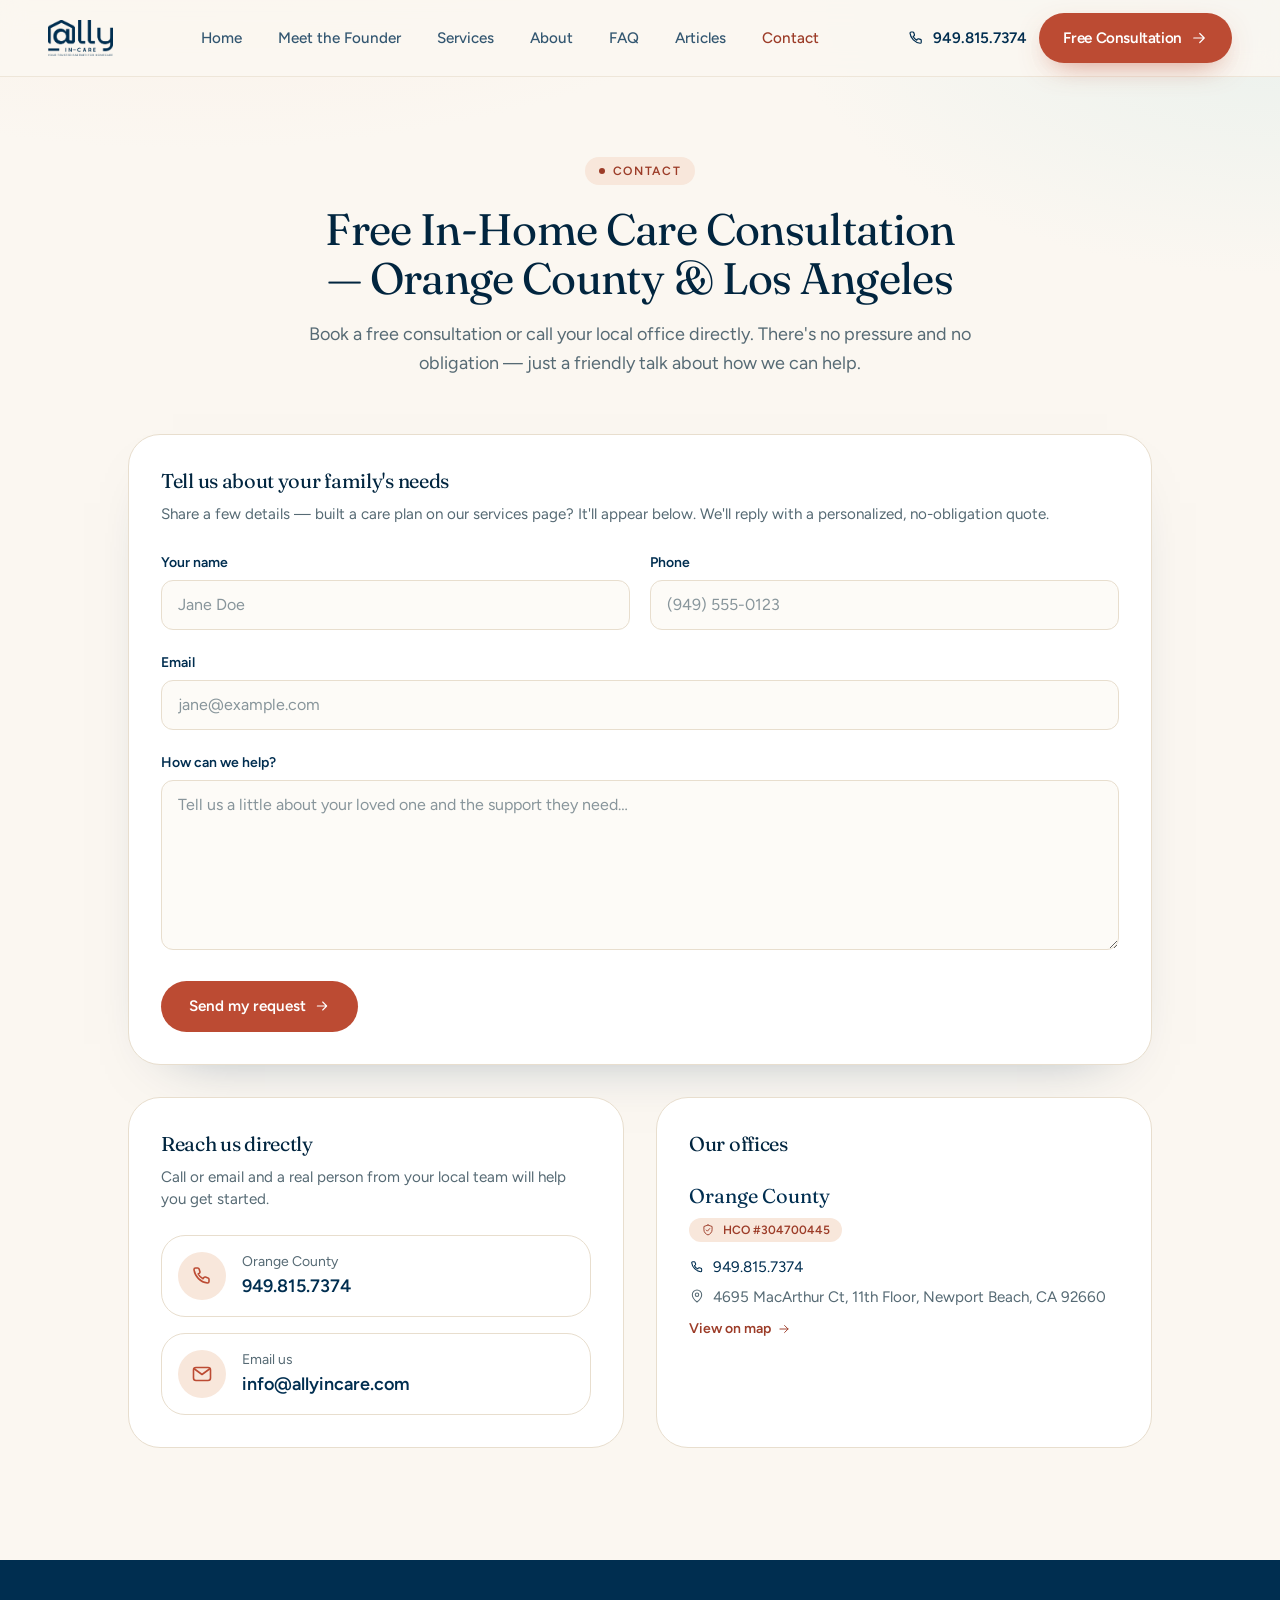
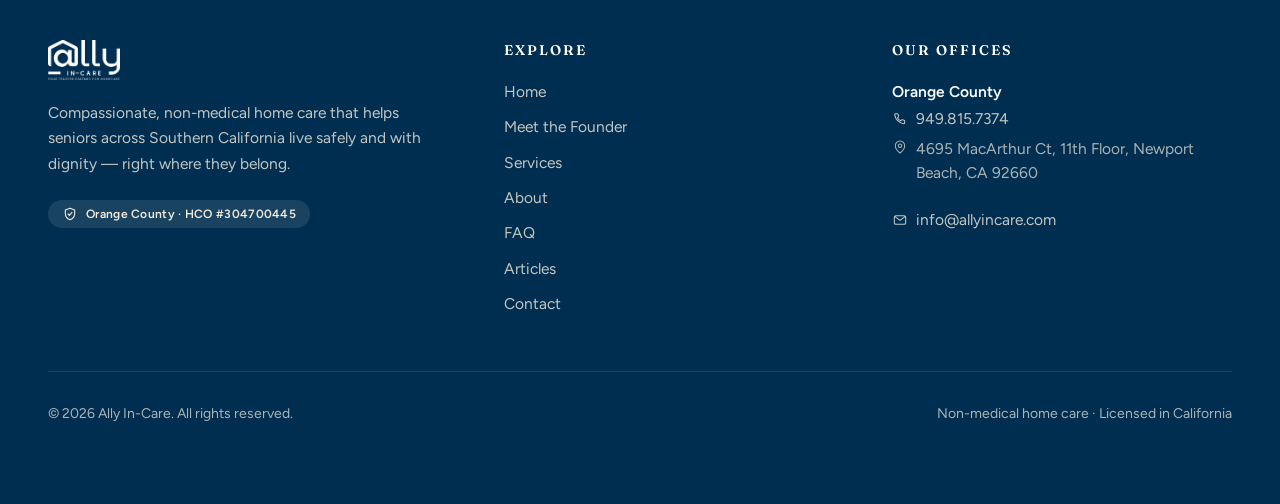
<file: contact-us/index.html>
<!doctype html>
<html lang="en-US">
<head>
	<meta charset="UTF-8" />
	<meta name="viewport" content="width=device-width, initial-scale=1" />
	<title>Contact Ally In-Care — Free In-Home Care Consultation in Orange County &#8211; Ally In-Care</title>
<meta name='robots' content='max-image-preview:large' />
<meta name="description" content="Book a free, no-obligation in-home care consultation in Orange County or Los Angeles. Licensed HCO #304700445, DOJ-screened caregivers, 15+ years of experience. Call (949) 815-7374 or request a personalized care plan and quote today." />
<meta property="og:site_name" content="Ally In-Care" />
<meta property="og:type" content="website" />
<meta property="og:title" content="Contact Ally In-Care — Free In-Home Care Consultation in Orange County &#8211; Ally In-Care" />
<meta property="og:description" content="Book a free, no-obligation in-home care consultation in Orange County or Los Angeles. Licensed HCO #304700445, DOJ-screened caregivers, 15+ years of experience. Call (949) 815-7374 or request a personalized care plan and quote today." />
<meta property="og:url" content="index.html" />
<meta name="twitter:card" content="summary_large_image" />
<link rel="canonical" href="index.html" />
<link rel='dns-prefetch' href='//fonts.googleapis.com' />
<link href='https://fonts.gstatic.com' crossorigin rel='preconnect' />
<link rel="alternate" type="application/rss+xml" title="Ally In-Care &raquo; Feed" href="https://jeet-avatar.github.io/allyincare-preview/feed/" />
<link rel="alternate" type="application/rss+xml" title="Ally In-Care &raquo; Comments Feed" href="https://jeet-avatar.github.io/allyincare-preview/comments/feed/" />
<script type="application/ld+json">{"@context":"https://schema.org","@graph":[{"@type":"LocalBusiness","@id":"../index.html#business","name":"Ally In-Care","description":"Licensed non-medical home care and caregiver services for seniors across Orange County and Los Angeles County, CA — companion care, personal care, 24-hour and live-in support, dementia and respite care. DOJ-screened caregivers, 15+ years of experience.","url":"../index.html","logo":"../wp-content/themes/allyincare/assets/logo-navy.png","image":"../wp-content/themes/allyincare/assets/logo-navy.png","telephone":"+19498157374","email":"info@allyincare.com","priceRange":"$$","address":{"@type":"PostalAddress","streetAddress":"4695 MacArthur Ct, 11th Floor","addressLocality":"Newport Beach","addressRegion":"CA","postalCode":"92660","addressCountry":"US"},"geo":{"@type":"GeoCoordinates","latitude":33.659,"longitude":-117.8727},"openingHoursSpecification":[{"@type":"OpeningHoursSpecification","dayOfWeek":["Monday","Tuesday","Wednesday","Thursday","Friday"],"opens":"09:00","closes":"17:00"}],"areaServed":[{"@type":"AdministrativeArea","name":"Orange County, California"},{"@type":"AdministrativeArea","name":"Los Angeles County, California"}],"identifier":{"@type":"PropertyValue","name":"California HCO License","value":"304700445"},"knowsAbout":["Non-medical home care","In-home senior care","Companion care","Personal care","24-hour home care","Live-in care","Dementia and Alzheimer's care","Respite care","Post-hospital care","Medication reminders","Senior transportation","Caregiver services"],"founder":{"@id":"../index.html#founder"},"aggregateRating":{"@type":"AggregateRating","ratingValue":"5","bestRating":"5","worstRating":"1","reviewCount":"4"}},{"@type":"Organization","@id":"../index.html#org","name":"Ally In-Care","url":"../index.html","logo":"../wp-content/themes/allyincare/assets/logo-navy.png"},{"@type":"WebSite","@id":"../index.html#website","name":"Ally In-Care","url":"../index.html","publisher":{"@id":"../index.html#org"}},{"@type":"Person","@id":"../index.html#founder","name":"Pablo Hurtado","jobTitle":"Founder and C.E.O.","worksFor":{"@id":"../index.html#org"}},{"@type":"Service","serviceType":"Companionship & Emotional Support","name":"Companionship & Emotional Support in Orange County & Los Angeles","description":"A familiar, friendly presence for conversation, shared hobbies, and the simple comfort of not being alone.","provider":{"@id":"../index.html#business"},"areaServed":[{"@type":"AdministrativeArea","name":"Orange County, California"},{"@type":"AdministrativeArea","name":"Los Angeles County, California"}]},{"@type":"Service","serviceType":"Transportation & Errands","name":"Transportation & Errands in Orange County & Los Angeles","description":"Safe, unhurried rides to appointments, the store, place of worship, and the outings that keep life full.","provider":{"@id":"../index.html#business"},"areaServed":[{"@type":"AdministrativeArea","name":"Orange County, California"},{"@type":"AdministrativeArea","name":"Los Angeles County, California"}]},{"@type":"Service","serviceType":"Medical Appointment Assistance","name":"Medical Appointment Assistance in Orange County & Los Angeles","description":"A calm, attentive companion who helps prepare for visits, takes notes, and relays details back to the family.","provider":{"@id":"../index.html#business"},"areaServed":[{"@type":"AdministrativeArea","name":"Orange County, California"},{"@type":"AdministrativeArea","name":"Los Angeles County, California"}]},{"@type":"Service","serviceType":"Medication Reminders","name":"Medication Reminders in Orange County & Los Angeles","description":"Gentle, consistent prompts so daily medications are taken on time — supporting routine without taking over.","provider":{"@id":"../index.html#business"},"areaServed":[{"@type":"AdministrativeArea","name":"Orange County, California"},{"@type":"AdministrativeArea","name":"Los Angeles County, California"}]},{"@type":"Service","serviceType":"Bathing, Grooming & Dressing","name":"Bathing, Grooming & Dressing in Orange County & Los Angeles","description":"Respectful, dignified help with the daily personal care that protects confidence and well-being at home.","provider":{"@id":"../index.html#business"},"areaServed":[{"@type":"AdministrativeArea","name":"Orange County, California"},{"@type":"AdministrativeArea","name":"Los Angeles County, California"}]},{"@type":"Service","serviceType":"Cooking, Housekeeping & Laundry","name":"Cooking, Housekeeping & Laundry in Orange County & Los Angeles","description":"Warm meals, tidy spaces, and clean laundry — the everyday help that keeps home feeling like home.","provider":{"@id":"../index.html#business"},"areaServed":[{"@type":"AdministrativeArea","name":"Orange County, California"},{"@type":"AdministrativeArea","name":"Los Angeles County, California"}]},{"@type":"Service","serviceType":"Transfer, Mobility & Exercise","name":"Transfer, Mobility & Exercise in Orange County & Los Angeles","description":"Steady, safe support with moving about the home and gentle activity that keeps the body strong.","provider":{"@id":"../index.html#business"},"areaServed":[{"@type":"AdministrativeArea","name":"Orange County, California"},{"@type":"AdministrativeArea","name":"Los Angeles County, California"}]},{"@type":"Service","serviceType":"Care Navigation & Coordination","name":"Care Navigation & Coordination in Orange County & Los Angeles","description":"A knowledgeable ally to help families understand options and coordinate the moving pieces of care.","provider":{"@id":"../index.html#business"},"areaServed":[{"@type":"AdministrativeArea","name":"Orange County, California"},{"@type":"AdministrativeArea","name":"Los Angeles County, California"}]}]}</script>
<link rel="alternate" title="oEmbed (JSON)" type="application/json+oembed" href="https://jeet-avatar.github.io/allyincare-preview/wp-json/oembed/1.0/embed?url=https%3A%2F%2Fjeet-avatar.github.io%2Fallyincare-preview%2Fcontact-us%2F" />
<link rel="alternate" title="oEmbed (XML)" type="text/xml+oembed" href="https://jeet-avatar.github.io/allyincare-preview/wp-json/oembed/1.0/embed?url=https%3A%2F%2Fjeet-avatar.github.io%2Fallyincare-preview%2Fcontact-us%2F&#038;format=xml" />
<style id='wp-img-auto-sizes-contain-inline-css'>
img:is([sizes=auto i],[sizes^="auto," i]){contain-intrinsic-size:3000px 1500px}
/*# sourceURL=wp-img-auto-sizes-contain-inline-css */
</style>
<style id='wp-emoji-styles-inline-css'>

	img.wp-smiley, img.emoji {
		display: inline !important;
		border: none !important;
		box-shadow: none !important;
		height: 1em !important;
		width: 1em !important;
		margin: 0 0.07em !important;
		vertical-align: -0.1em !important;
		background: none !important;
		padding: 0 !important;
	}
/*# sourceURL=wp-emoji-styles-inline-css */
</style>
<style id='wp-block-library-inline-css'>
:root{--wp-block-synced-color:#7a00df;--wp-block-synced-color--rgb:122,0,223;--wp-bound-block-color:var(--wp-block-synced-color);--wp-editor-canvas-background:#ddd;--wp-admin-theme-color:#007cba;--wp-admin-theme-color--rgb:0,124,186;--wp-admin-theme-color-darker-10:#006ba1;--wp-admin-theme-color-darker-10--rgb:0,107,160.5;--wp-admin-theme-color-darker-20:#005a87;--wp-admin-theme-color-darker-20--rgb:0,90,135;--wp-admin-border-width-focus:2px}@media (min-resolution:192dpi){:root{--wp-admin-border-width-focus:1.5px}}.wp-element-button{cursor:pointer}:root .has-very-light-gray-background-color{background-color:#eee}:root .has-very-dark-gray-background-color{background-color:#313131}:root .has-very-light-gray-color{color:#eee}:root .has-very-dark-gray-color{color:#313131}:root .has-vivid-green-cyan-to-vivid-cyan-blue-gradient-background{background:linear-gradient(135deg,#00d084,#0693e3)}:root .has-purple-crush-gradient-background{background:linear-gradient(135deg,#34e2e4,#4721fb 50%,#ab1dfe)}:root .has-hazy-dawn-gradient-background{background:linear-gradient(135deg,#faaca8,#dad0ec)}:root .has-subdued-olive-gradient-background{background:linear-gradient(135deg,#fafae1,#67a671)}:root .has-atomic-cream-gradient-background{background:linear-gradient(135deg,#fdd79a,#004a59)}:root .has-nightshade-gradient-background{background:linear-gradient(135deg,#330968,#31cdcf)}:root .has-midnight-gradient-background{background:linear-gradient(135deg,#020381,#2874fc)}:root{--wp--preset--font-size--normal:16px;--wp--preset--font-size--huge:42px}.has-regular-font-size{font-size:1em}.has-larger-font-size{font-size:2.625em}.has-normal-font-size{font-size:var(--wp--preset--font-size--normal)}.has-huge-font-size{font-size:var(--wp--preset--font-size--huge)}.has-text-align-center{text-align:center}.has-text-align-left{text-align:left}.has-text-align-right{text-align:right}.has-fit-text{white-space:nowrap!important}#end-resizable-editor-section{display:none}.aligncenter{clear:both}.items-justified-left{justify-content:flex-start}.items-justified-center{justify-content:center}.items-justified-right{justify-content:flex-end}.items-justified-space-between{justify-content:space-between}.screen-reader-text{border:0;clip-path:inset(50%);height:1px;margin:-1px;overflow:hidden;padding:0;position:absolute;width:1px;word-wrap:normal!important}.screen-reader-text:focus{background-color:#ddd;clip-path:none;color:#444;display:block;font-size:1em;height:auto;left:5px;line-height:normal;padding:15px 23px 14px;text-decoration:none;top:5px;width:auto;z-index:100000}html :where(.has-border-color){border-style:solid}html :where([style*=border-top-color]){border-top-style:solid}html :where([style*=border-right-color]){border-right-style:solid}html :where([style*=border-bottom-color]){border-bottom-style:solid}html :where([style*=border-left-color]){border-left-style:solid}html :where([style*=border-width]){border-style:solid}html :where([style*=border-top-width]){border-top-style:solid}html :where([style*=border-right-width]){border-right-style:solid}html :where([style*=border-bottom-width]){border-bottom-style:solid}html :where([style*=border-left-width]){border-left-style:solid}html :where(img[class*=wp-image-]){height:auto;max-width:100%}:where(figure){margin:0 0 1em}html :where(.is-position-sticky){--wp-admin--admin-bar--position-offset:var(--wp-admin--admin-bar--height,0px)}@media screen and (max-width:600px){html :where(.is-position-sticky){--wp-admin--admin-bar--position-offset:0px}}

/*# sourceURL=wp-block-library-inline-css */
</style>
<style id='classic-theme-styles-inline-css'>
/*! This file is auto-generated */
.wp-block-button__link{color:#fff;background-color:#32373c;border-radius:9999px;box-shadow:none;text-decoration:none;padding:calc(.667em + 2px) calc(1.333em + 2px);font-size:1.125em}.wp-block-file__button{background:#32373c;color:#fff;text-decoration:none}
/*# sourceURL=/wp-includes/css/classic-themes.min.css */
</style>
<style id='global-styles-inline-css'>
:root{--wp--preset--aspect-ratio--square: 1;--wp--preset--aspect-ratio--4-3: 4/3;--wp--preset--aspect-ratio--3-4: 3/4;--wp--preset--aspect-ratio--3-2: 3/2;--wp--preset--aspect-ratio--2-3: 2/3;--wp--preset--aspect-ratio--16-9: 16/9;--wp--preset--aspect-ratio--9-16: 9/16;--wp--preset--color--black: #000000;--wp--preset--color--cyan-bluish-gray: #abb8c3;--wp--preset--color--white: #ffffff;--wp--preset--color--pale-pink: #f78da7;--wp--preset--color--vivid-red: #cf2e2e;--wp--preset--color--luminous-vivid-orange: #ff6900;--wp--preset--color--luminous-vivid-amber: #fcb900;--wp--preset--color--light-green-cyan: #7bdcb5;--wp--preset--color--vivid-green-cyan: #00d084;--wp--preset--color--pale-cyan-blue: #8ed1fc;--wp--preset--color--vivid-cyan-blue: #0693e3;--wp--preset--color--vivid-purple: #9b51e0;--wp--preset--gradient--vivid-cyan-blue-to-vivid-purple: linear-gradient(135deg,rgb(6,147,227) 0%,rgb(155,81,224) 100%);--wp--preset--gradient--light-green-cyan-to-vivid-green-cyan: linear-gradient(135deg,rgb(122,220,180) 0%,rgb(0,208,130) 100%);--wp--preset--gradient--luminous-vivid-amber-to-luminous-vivid-orange: linear-gradient(135deg,rgb(252,185,0) 0%,rgb(255,105,0) 100%);--wp--preset--gradient--luminous-vivid-orange-to-vivid-red: linear-gradient(135deg,rgb(255,105,0) 0%,rgb(207,46,46) 100%);--wp--preset--gradient--very-light-gray-to-cyan-bluish-gray: linear-gradient(135deg,rgb(238,238,238) 0%,rgb(169,184,195) 100%);--wp--preset--gradient--cool-to-warm-spectrum: linear-gradient(135deg,rgb(74,234,220) 0%,rgb(151,120,209) 20%,rgb(207,42,186) 40%,rgb(238,44,130) 60%,rgb(251,105,98) 80%,rgb(254,248,76) 100%);--wp--preset--gradient--blush-light-purple: linear-gradient(135deg,rgb(255,206,236) 0%,rgb(152,150,240) 100%);--wp--preset--gradient--blush-bordeaux: linear-gradient(135deg,rgb(254,205,165) 0%,rgb(254,45,45) 50%,rgb(107,0,62) 100%);--wp--preset--gradient--luminous-dusk: linear-gradient(135deg,rgb(255,203,112) 0%,rgb(199,81,192) 50%,rgb(65,88,208) 100%);--wp--preset--gradient--pale-ocean: linear-gradient(135deg,rgb(255,245,203) 0%,rgb(182,227,212) 50%,rgb(51,167,181) 100%);--wp--preset--gradient--electric-grass: linear-gradient(135deg,rgb(202,248,128) 0%,rgb(113,206,126) 100%);--wp--preset--gradient--midnight: linear-gradient(135deg,rgb(2,3,129) 0%,rgb(40,116,252) 100%);--wp--preset--font-size--small: 13px;--wp--preset--font-size--medium: 20px;--wp--preset--font-size--large: 36px;--wp--preset--font-size--x-large: 42px;--wp--preset--spacing--20: 0.44rem;--wp--preset--spacing--30: 0.67rem;--wp--preset--spacing--40: 1rem;--wp--preset--spacing--50: 1.5rem;--wp--preset--spacing--60: 2.25rem;--wp--preset--spacing--70: 3.38rem;--wp--preset--spacing--80: 5.06rem;--wp--preset--shadow--natural: 6px 6px 9px rgba(0, 0, 0, 0.2);--wp--preset--shadow--deep: 12px 12px 50px rgba(0, 0, 0, 0.4);--wp--preset--shadow--sharp: 6px 6px 0px rgba(0, 0, 0, 0.2);--wp--preset--shadow--outlined: 6px 6px 0px -3px rgb(255, 255, 255), 6px 6px rgb(0, 0, 0);--wp--preset--shadow--crisp: 6px 6px 0px rgb(0, 0, 0);}:where(.is-layout-flex){gap: 0.5em;}:where(.is-layout-grid){gap: 0.5em;}body .is-layout-flex{display: flex;}.is-layout-flex{flex-wrap: wrap;align-items: center;}.is-layout-flex > :is(*, div){margin: 0;}body .is-layout-grid{display: grid;}.is-layout-grid > :is(*, div){margin: 0;}:where(.wp-block-columns.is-layout-flex){gap: 2em;}:where(.wp-block-columns.is-layout-grid){gap: 2em;}:where(.wp-block-post-template.is-layout-flex){gap: 1.25em;}:where(.wp-block-post-template.is-layout-grid){gap: 1.25em;}.has-black-color{color: var(--wp--preset--color--black) !important;}.has-cyan-bluish-gray-color{color: var(--wp--preset--color--cyan-bluish-gray) !important;}.has-white-color{color: var(--wp--preset--color--white) !important;}.has-pale-pink-color{color: var(--wp--preset--color--pale-pink) !important;}.has-vivid-red-color{color: var(--wp--preset--color--vivid-red) !important;}.has-luminous-vivid-orange-color{color: var(--wp--preset--color--luminous-vivid-orange) !important;}.has-luminous-vivid-amber-color{color: var(--wp--preset--color--luminous-vivid-amber) !important;}.has-light-green-cyan-color{color: var(--wp--preset--color--light-green-cyan) !important;}.has-vivid-green-cyan-color{color: var(--wp--preset--color--vivid-green-cyan) !important;}.has-pale-cyan-blue-color{color: var(--wp--preset--color--pale-cyan-blue) !important;}.has-vivid-cyan-blue-color{color: var(--wp--preset--color--vivid-cyan-blue) !important;}.has-vivid-purple-color{color: var(--wp--preset--color--vivid-purple) !important;}.has-black-background-color{background-color: var(--wp--preset--color--black) !important;}.has-cyan-bluish-gray-background-color{background-color: var(--wp--preset--color--cyan-bluish-gray) !important;}.has-white-background-color{background-color: var(--wp--preset--color--white) !important;}.has-pale-pink-background-color{background-color: var(--wp--preset--color--pale-pink) !important;}.has-vivid-red-background-color{background-color: var(--wp--preset--color--vivid-red) !important;}.has-luminous-vivid-orange-background-color{background-color: var(--wp--preset--color--luminous-vivid-orange) !important;}.has-luminous-vivid-amber-background-color{background-color: var(--wp--preset--color--luminous-vivid-amber) !important;}.has-light-green-cyan-background-color{background-color: var(--wp--preset--color--light-green-cyan) !important;}.has-vivid-green-cyan-background-color{background-color: var(--wp--preset--color--vivid-green-cyan) !important;}.has-pale-cyan-blue-background-color{background-color: var(--wp--preset--color--pale-cyan-blue) !important;}.has-vivid-cyan-blue-background-color{background-color: var(--wp--preset--color--vivid-cyan-blue) !important;}.has-vivid-purple-background-color{background-color: var(--wp--preset--color--vivid-purple) !important;}.has-black-border-color{border-color: var(--wp--preset--color--black) !important;}.has-cyan-bluish-gray-border-color{border-color: var(--wp--preset--color--cyan-bluish-gray) !important;}.has-white-border-color{border-color: var(--wp--preset--color--white) !important;}.has-pale-pink-border-color{border-color: var(--wp--preset--color--pale-pink) !important;}.has-vivid-red-border-color{border-color: var(--wp--preset--color--vivid-red) !important;}.has-luminous-vivid-orange-border-color{border-color: var(--wp--preset--color--luminous-vivid-orange) !important;}.has-luminous-vivid-amber-border-color{border-color: var(--wp--preset--color--luminous-vivid-amber) !important;}.has-light-green-cyan-border-color{border-color: var(--wp--preset--color--light-green-cyan) !important;}.has-vivid-green-cyan-border-color{border-color: var(--wp--preset--color--vivid-green-cyan) !important;}.has-pale-cyan-blue-border-color{border-color: var(--wp--preset--color--pale-cyan-blue) !important;}.has-vivid-cyan-blue-border-color{border-color: var(--wp--preset--color--vivid-cyan-blue) !important;}.has-vivid-purple-border-color{border-color: var(--wp--preset--color--vivid-purple) !important;}.has-vivid-cyan-blue-to-vivid-purple-gradient-background{background: var(--wp--preset--gradient--vivid-cyan-blue-to-vivid-purple) !important;}.has-light-green-cyan-to-vivid-green-cyan-gradient-background{background: var(--wp--preset--gradient--light-green-cyan-to-vivid-green-cyan) !important;}.has-luminous-vivid-amber-to-luminous-vivid-orange-gradient-background{background: var(--wp--preset--gradient--luminous-vivid-amber-to-luminous-vivid-orange) !important;}.has-luminous-vivid-orange-to-vivid-red-gradient-background{background: var(--wp--preset--gradient--luminous-vivid-orange-to-vivid-red) !important;}.has-very-light-gray-to-cyan-bluish-gray-gradient-background{background: var(--wp--preset--gradient--very-light-gray-to-cyan-bluish-gray) !important;}.has-cool-to-warm-spectrum-gradient-background{background: var(--wp--preset--gradient--cool-to-warm-spectrum) !important;}.has-blush-light-purple-gradient-background{background: var(--wp--preset--gradient--blush-light-purple) !important;}.has-blush-bordeaux-gradient-background{background: var(--wp--preset--gradient--blush-bordeaux) !important;}.has-luminous-dusk-gradient-background{background: var(--wp--preset--gradient--luminous-dusk) !important;}.has-pale-ocean-gradient-background{background: var(--wp--preset--gradient--pale-ocean) !important;}.has-electric-grass-gradient-background{background: var(--wp--preset--gradient--electric-grass) !important;}.has-midnight-gradient-background{background: var(--wp--preset--gradient--midnight) !important;}.has-small-font-size{font-size: var(--wp--preset--font-size--small) !important;}.has-medium-font-size{font-size: var(--wp--preset--font-size--medium) !important;}.has-large-font-size{font-size: var(--wp--preset--font-size--large) !important;}.has-x-large-font-size{font-size: var(--wp--preset--font-size--x-large) !important;}
/*# sourceURL=global-styles-inline-css */
</style>

<link rel='stylesheet' id='allyincare-fonts-css' href='https://fonts.googleapis.com/css2?family=Figtree:wght@400;500;600;700&#038;family=Fraunces:ital,opsz,wght@0,9..144,400;0,9..144,500;0,9..144,600;0,9..144,700;1,9..144,400;1,9..144,500&#038;display=swap' media='all' />
<link rel='stylesheet' id='allyincare-theme-css' href='../wp-content/themes/allyincare/assets/theme.css?ver=1.0.0' media='all' />
<link rel="https://api.w.org/" href="https://jeet-avatar.github.io/allyincare-preview/wp-json/" /><link rel="alternate" title="JSON" type="application/json" href="https://jeet-avatar.github.io/allyincare-preview/wp-json/wp/v2/pages/7" /><link rel="EditURI" type="application/rsd+xml" title="RSD" href="https://jeet-avatar.github.io/allyincare-preview/xmlrpc.php?rsd" />
<meta name="generator" content="WordPress 6.9.4" />
<link rel="canonical" href="index.html" />
<link rel='shortlink' href='https://jeet-avatar.github.io/allyincare-preview/?p=7' />
</head>
<body class="wp-singular page-template page-template-templates page-template-page-contact page-template-templatespage-contact-php page page-id-7 wp-theme-allyincare bg-cream text-ink antialiased grain-cream">

<a href="#main" class="sr-only focus:not-sr-only focus:absolute focus:left-4 focus:top-4 focus:z-[60] focus:rounded-full focus:bg-navy focus:px-5 focus:py-3 focus:text-white">Skip to content</a>

<header class="site-header sticky top-0 z-50 border-b border-line/70 bg-cream/85 backdrop-blur-md">
	<div class="container-x">
		<div class="flex h-[4.75rem] items-center justify-between gap-4">
			<a href="../index.html" class="flex items-center gap-3" aria-label="Ally In-Care — home">
				<img src="../wp-content/themes/allyincare/assets/logo-navy.png" alt="Ally In-Care" class="h-9 w-auto" width="140" height="36" />
			</a>

			<nav class="hidden items-center gap-1 lg:flex" aria-label="Primary">
									<a
						href="../index.html"
						class="relative rounded-full px-4 py-2 text-[0.95rem] font-medium transition-colors text-navy/80 hover:text-navy"
											>Home</a>
									<a
						href="../meet-the-founder/index.html"
						class="relative rounded-full px-4 py-2 text-[0.95rem] font-medium transition-colors text-navy/80 hover:text-navy"
											>Meet the Founder</a>
									<a
						href="../our-services/index.html"
						class="relative rounded-full px-4 py-2 text-[0.95rem] font-medium transition-colors text-navy/80 hover:text-navy"
											>Services</a>
									<a
						href="../about-us/index.html"
						class="relative rounded-full px-4 py-2 text-[0.95rem] font-medium transition-colors text-navy/80 hover:text-navy"
											>About</a>
									<a
						href="../frequently-asked-questions/index.html"
						class="relative rounded-full px-4 py-2 text-[0.95rem] font-medium transition-colors text-navy/80 hover:text-navy"
											>FAQ</a>
									<a
						href="../news-and-articles/index.html"
						class="relative rounded-full px-4 py-2 text-[0.95rem] font-medium transition-colors text-navy/80 hover:text-navy"
											>Articles</a>
									<a
						href="index.html"
						class="relative rounded-full px-4 py-2 text-[0.95rem] font-medium transition-colors text-terracotta-700"
						aria-current="page"					>Contact</a>
							</nav>

			<div class="hidden items-center gap-3 lg:flex">
									<a href="tel:+19498157374" class="inline-flex items-center gap-2 text-[0.95rem] font-semibold text-navy hover:text-terracotta-700">
						<svg class="h-[18px] w-[18px]" viewBox="0 0 24 24" fill="none" stroke="currentColor" stroke-width="1.6" stroke-linecap="round" stroke-linejoin="round" aria-hidden="true"><path d="M4 5.5C4 4.7 4.7 4 5.5 4h2.2c.6 0 1.2.4 1.4 1l.8 2.5c.2.6 0 1.2-.5 1.6l-1.2.9a11 11 0 0 0 4.8 4.8l.9-1.2c.4-.5 1-.7 1.6-.5l2.5.8c.6.2 1 .8 1 1.4v2.2c0 .8-.7 1.5-1.5 1.5A15.5 15.5 0 0 1 4 5.5Z"/></svg>						949.815.7374					</a>
								<a href="index.html" class="group inline-flex items-center justify-center gap-2 rounded-full px-6 py-3.5 text-[0.95rem] font-semibold tracking-tight transition-all duration-200 bg-terracotta text-white hover:bg-terracotta-700 shadow-[0_10px_30px_-12px_rgba(188,75,51,0.7)] ">Free Consultation<svg class="h-[18px] w-[18px] transition-transform duration-200 group-hover:translate-x-0.5" viewBox="0 0 24 24" fill="none" stroke="currentColor" stroke-width="1.6" stroke-linecap="round" stroke-linejoin="round" aria-hidden="true"><path d="M5 12h14M13 6l6 6-6 6"/></svg></a>			</div>

			<button type="button" class="js-menu-toggle inline-flex h-11 w-11 items-center justify-center rounded-full border border-line text-navy lg:hidden" aria-expanded="false" aria-controls="mobile-nav" aria-label="Open menu">
				<svg class="h-6 w-6" viewBox="0 0 24 24" fill="none" stroke="currentColor" stroke-width="1.6" stroke-linecap="round" stroke-linejoin="round" aria-hidden="true"><path d="M4 7h16M4 12h16M4 17h16"/></svg>			</button>
		</div>
	</div>

	<div id="mobile-nav" class="js-mobile-nav hidden border-t border-line bg-cream lg:hidden">
		<div class="container-x py-4">
			<nav class="flex flex-col gap-1" aria-label="Mobile">
									<a href="../index.html" class="rounded-xl px-4 py-3 text-base font-medium text-navy hover:bg-cream-100">Home</a>
									<a href="../meet-the-founder/index.html" class="rounded-xl px-4 py-3 text-base font-medium text-navy hover:bg-cream-100">Meet the Founder</a>
									<a href="../our-services/index.html" class="rounded-xl px-4 py-3 text-base font-medium text-navy hover:bg-cream-100">Services</a>
									<a href="../about-us/index.html" class="rounded-xl px-4 py-3 text-base font-medium text-navy hover:bg-cream-100">About</a>
									<a href="../frequently-asked-questions/index.html" class="rounded-xl px-4 py-3 text-base font-medium text-navy hover:bg-cream-100">FAQ</a>
									<a href="../news-and-articles/index.html" class="rounded-xl px-4 py-3 text-base font-medium text-navy hover:bg-cream-100">Articles</a>
									<a href="index.html" class="rounded-xl px-4 py-3 text-base font-medium bg-peach text-terracotta-700">Contact</a>
							</nav>
			<div class="mt-4 flex flex-col gap-3">
									<a href="tel:+19498157374" class="inline-flex items-center justify-center gap-2 rounded-full border border-line px-6 py-3 font-semibold text-navy">
						<svg class="h-[18px] w-[18px]" viewBox="0 0 24 24" fill="none" stroke="currentColor" stroke-width="1.6" stroke-linecap="round" stroke-linejoin="round" aria-hidden="true"><path d="M4 5.5C4 4.7 4.7 4 5.5 4h2.2c.6 0 1.2.4 1.4 1l.8 2.5c.2.6 0 1.2-.5 1.6l-1.2.9a11 11 0 0 0 4.8 4.8l.9-1.2c.4-.5 1-.7 1.6-.5l2.5.8c.6.2 1 .8 1 1.4v2.2c0 .8-.7 1.5-1.5 1.5A15.5 15.5 0 0 1 4 5.5Z"/></svg>						949.815.7374					</a>
								<a href="index.html" class="group inline-flex items-center justify-center gap-2 rounded-full px-6 py-3.5 text-[0.95rem] font-semibold tracking-tight transition-all duration-200 bg-terracotta text-white hover:bg-terracotta-700 shadow-[0_10px_30px_-12px_rgba(188,75,51,0.7)] w-full">Free Consultation<svg class="h-[18px] w-[18px] transition-transform duration-200 group-hover:translate-x-0.5" viewBox="0 0 24 24" fill="none" stroke="currentColor" stroke-width="1.6" stroke-linecap="round" stroke-linejoin="round" aria-hidden="true"><path d="M5 12h14M13 6l6 6-6 6"/></svg></a>			</div>
		</div>
	</div>
</header>

<main id="main">
<section class="py-16 sm:py-20">
	<div class="container-x">
		<div class="max-w-2xl mx-auto text-center"><span class="inline-flex items-center gap-2 rounded-full px-3.5 py-1.5 text-xs font-semibold uppercase tracking-[0.14em] text-terracotta-700 bg-peach"><span class="h-1.5 w-1.5 rounded-full bg-current" aria-hidden="true"></span>Contact</span><h1 class="mt-5 text-3xl leading-[1.12] sm:text-4xl md:text-[2.75rem] text-balance">Free In-Home Care Consultation — Orange County &amp; Los Angeles</h1><p class="mt-4 text-lg leading-relaxed text-pretty text-muted">Book a free consultation or call your local office directly. There's no pressure and no obligation — just a friendly talk about how we can help.</p></div>
		<div class="mx-auto mt-14 max-w-5xl">
			<form class="js-contact-form rounded-3xl border border-line bg-white p-8 shadow-[0_24px_60px_-45px_rgba(0,46,80,0.5)]"
				data-email="info@allyincare.com" novalidate>
				<h2 class="text-xl">Tell us about your family's needs</h2>
				<p class="mt-2 text-[0.95rem] text-muted">Share a few details — built a care plan on our services page? It'll appear below. We'll reply with a personalized, no-obligation quote.</p>
				<div class="mt-6 grid gap-5 sm:grid-cols-2">
					<label class="block">
						<span class="text-sm font-semibold text-navy">Your name</span>
						<input type="text" name="name" required class="mt-1.5 w-full rounded-xl border border-line bg-cream-100 px-4 py-3 text-navy placeholder:text-muted/70 focus:border-terracotta focus:bg-white focus:outline-none" placeholder="Jane Doe" />
					</label>
					<label class="block">
						<span class="text-sm font-semibold text-navy">Phone</span>
						<input type="tel" name="phone" class="mt-1.5 w-full rounded-xl border border-line bg-cream-100 px-4 py-3 text-navy placeholder:text-muted/70 focus:border-terracotta focus:bg-white focus:outline-none" placeholder="(949) 555-0123" />
					</label>
					<label class="block sm:col-span-2">
						<span class="text-sm font-semibold text-navy">Email</span>
						<input type="email" name="email" class="mt-1.5 w-full rounded-xl border border-line bg-cream-100 px-4 py-3 text-navy placeholder:text-muted/70 focus:border-terracotta focus:bg-white focus:outline-none" placeholder="jane@example.com" />
					</label>
					<label class="block sm:col-span-2">
						<span class="text-sm font-semibold text-navy">How can we help?</span>
						<textarea id="plan-message" name="message" rows="6" class="mt-1.5 w-full rounded-xl border border-line bg-cream-100 px-4 py-3 text-navy placeholder:text-muted/70 focus:border-terracotta focus:bg-white focus:outline-none" placeholder="Tell us a little about your loved one and the support they need…"></textarea>
					</label>
				</div>
				<div class="mt-6 flex flex-wrap items-center gap-4">
					<button type="submit" class="inline-flex items-center justify-center gap-2 rounded-full bg-terracotta px-7 py-3.5 text-[0.95rem] font-semibold text-white transition-colors hover:bg-terracotta-700">
						Send my request
						<svg class="h-4 w-4" viewBox="0 0 24 24" fill="none" stroke="currentColor" stroke-width="1.6" stroke-linecap="round" stroke-linejoin="round" aria-hidden="true"><path d="M5 12h14M13 6l6 6-6 6"/></svg>					</button>
					<span class="js-contact-hint text-sm text-muted" hidden></span>
				</div>
			</form>
		</div>

		<div class="mx-auto mt-8 grid max-w-5xl gap-8 lg:grid-cols-2">
			<div class="rounded-3xl border border-line bg-white p-8">
									<h2 class="text-xl">Reach us directly</h2>
					<p class="mt-2 text-[0.95rem] text-muted">Call or email and a real person from your local team will help you get started.</p>
					<div class="mt-6 space-y-4">
													<a href="tel:+19498157374" class="flex items-center gap-4 rounded-2xl border border-line p-4 transition-colors hover:border-terracotta/40 hover:bg-cream-100">
								<span class="inline-flex h-12 w-12 flex-none items-center justify-center rounded-2xl bg-peach text-terracotta"><svg class="h-6 w-6" viewBox="0 0 24 24" fill="none" stroke="currentColor" stroke-width="1.6" stroke-linecap="round" stroke-linejoin="round" aria-hidden="true"><path d="M4 5.5C4 4.7 4.7 4 5.5 4h2.2c.6 0 1.2.4 1.4 1l.8 2.5c.2.6 0 1.2-.5 1.6l-1.2.9a11 11 0 0 0 4.8 4.8l.9-1.2c.4-.5 1-.7 1.6-.5l2.5.8c.6.2 1 .8 1 1.4v2.2c0 .8-.7 1.5-1.5 1.5A15.5 15.5 0 0 1 4 5.5Z"/></svg></span>
								<span>
									<span class="block text-sm text-muted">Orange County</span>
									<span class="block text-lg font-semibold text-navy">949.815.7374</span>
								</span>
							</a>
												<a href="mailto:info@allyincare.com" class="flex items-center gap-4 rounded-2xl border border-line p-4 transition-colors hover:border-terracotta/40 hover:bg-cream-100">
							<span class="inline-flex h-12 w-12 flex-none items-center justify-center rounded-2xl bg-peach text-terracotta"><svg class="h-6 w-6" viewBox="0 0 24 24" fill="none" stroke="currentColor" stroke-width="1.6" stroke-linecap="round" stroke-linejoin="round" aria-hidden="true"><rect x="3.5" y="5.5" width="17" height="13" rx="2.5"/><path d="m4.5 7 7.5 5.5L19.5 7"/></svg></span>
							<span>
								<span class="block text-sm text-muted">Email us</span>
								<span class="block text-lg font-semibold text-navy">info@allyincare.com</span>
							</span>
						</a>
					</div>
							</div>

			<div class="rounded-3xl border border-line bg-white p-8">
				<h2 class="text-xl">Our offices</h2>
				<ul class="mt-6 space-y-7">
											<li class="border-b border-line pb-6 last:border-0 last:pb-0">
							<p class="font-serif text-xl text-navy">Orange County</p>
															<span class="mt-2 inline-flex items-center gap-2 rounded-full bg-peach px-3 py-1 text-xs font-semibold text-terracotta-700"><svg class="h-3.5 w-3.5" viewBox="0 0 24 24" fill="none" stroke="currentColor" stroke-width="1.6" stroke-linecap="round" stroke-linejoin="round" aria-hidden="true"><path d="M12 3.5 19 6v5.5c0 4.4-3 7.5-7 9-4-1.5-7-4.6-7-9V6l7-2.5Z"/><path d="m9 12 2 2 4-4.5"/></svg>HCO #304700445</span>
														<div class="mt-3 space-y-2 text-[0.95rem]">
																	<a href="tel:+19498157374" class="flex items-center gap-2 text-navy hover:text-terracotta-700"><svg class="h-4 w-4" viewBox="0 0 24 24" fill="none" stroke="currentColor" stroke-width="1.6" stroke-linecap="round" stroke-linejoin="round" aria-hidden="true"><path d="M4 5.5C4 4.7 4.7 4 5.5 4h2.2c.6 0 1.2.4 1.4 1l.8 2.5c.2.6 0 1.2-.5 1.6l-1.2.9a11 11 0 0 0 4.8 4.8l.9-1.2c.4-.5 1-.7 1.6-.5l2.5.8c.6.2 1 .8 1 1.4v2.2c0 .8-.7 1.5-1.5 1.5A15.5 15.5 0 0 1 4 5.5Z"/></svg>949.815.7374</a>
																									<p class="flex items-start gap-2 text-muted"><svg class="mt-0.5 h-4 w-4 flex-none" viewBox="0 0 24 24" fill="none" stroke="currentColor" stroke-width="1.6" stroke-linecap="round" stroke-linejoin="round" aria-hidden="true"><path d="M12 21s7-5.6 7-11a7 7 0 1 0-14 0c0 5.4 7 11 7 11Z"/><circle cx="12" cy="10" r="2.6"/></svg><span>4695 MacArthur Ct, 11th Floor, Newport Beach, CA 92660</span></p>
									<a href="https://www.google.com/maps/search/?api=1&#038;query=4695%20MacArthur%20Ct%2C%2011th%20Floor%2C%20Newport%20Beach%2C%20CA%2092660" target="_blank" rel="noopener" class="inline-flex items-center gap-1.5 text-sm font-semibold text-terracotta-700 hover:underline">View on map <svg class="h-3.5 w-3.5" viewBox="0 0 24 24" fill="none" stroke="currentColor" stroke-width="1.6" stroke-linecap="round" stroke-linejoin="round" aria-hidden="true"><path d="M5 12h14M13 6l6 6-6 6"/></svg></a>
															</div>
						</li>
									</ul>
			</div>
		</div>
	</div>
</section>
</main>

<footer class="mt-8 bg-navy text-cream-200">
	<div class="container-x py-16 sm:py-20">
		<div class="grid gap-12 lg:grid-cols-[1.2fr_1fr_1fr]">
			<div>
				<img src="../wp-content/themes/allyincare/assets/logo-white.png" alt="Ally In-Care" class="h-10 w-auto" width="160" height="40" />
				<p class="mt-5 max-w-sm text-[0.97rem] leading-relaxed text-cream-200/80 text-pretty">
					Compassionate, non-medical home care that helps seniors across Southern California live safely and with dignity — right where they belong.
				</p>
				<div class="mt-6 flex flex-wrap gap-2">
											<span class="inline-flex items-center gap-2 rounded-full bg-white/10 px-3.5 py-1.5 text-xs font-semibold tracking-wide">
							<svg class="h-4 w-4" viewBox="0 0 24 24" fill="none" stroke="currentColor" stroke-width="1.6" stroke-linecap="round" stroke-linejoin="round" aria-hidden="true"><path d="M12 3.5 19 6v5.5c0 4.4-3 7.5-7 9-4-1.5-7-4.6-7-9V6l7-2.5Z"/><path d="m9 12 2 2 4-4.5"/></svg>							Orange County · HCO #304700445						</span>
									</div>
			</div>

			<div>
				<h2 class="text-sm font-semibold uppercase tracking-[0.14em] text-white">Explore</h2>
				<ul class="mt-5 space-y-3 text-[0.97rem]">
											<li><a href="../index.html" class="text-cream-200/80 transition-colors hover:text-white">Home</a></li>
											<li><a href="../meet-the-founder/index.html" class="text-cream-200/80 transition-colors hover:text-white">Meet the Founder</a></li>
											<li><a href="../our-services/index.html" class="text-cream-200/80 transition-colors hover:text-white">Services</a></li>
											<li><a href="../about-us/index.html" class="text-cream-200/80 transition-colors hover:text-white">About</a></li>
											<li><a href="../frequently-asked-questions/index.html" class="text-cream-200/80 transition-colors hover:text-white">FAQ</a></li>
											<li><a href="../news-and-articles/index.html" class="text-cream-200/80 transition-colors hover:text-white">Articles</a></li>
											<li><a href="index.html" class="text-cream-200/80 transition-colors hover:text-white">Contact</a></li>
									</ul>
			</div>

			<div>
				<h2 class="text-sm font-semibold uppercase tracking-[0.14em] text-white">Our Offices</h2>
				<ul class="mt-5 space-y-6 text-[0.97rem]">
											<li>
							<p class="font-semibold text-white">Orange County</p>
															<a href="tel:+19498157374" class="mt-1 inline-flex items-center gap-2 text-cream-200/80 hover:text-white">
									<svg class="h-4 w-4" viewBox="0 0 24 24" fill="none" stroke="currentColor" stroke-width="1.6" stroke-linecap="round" stroke-linejoin="round" aria-hidden="true"><path d="M4 5.5C4 4.7 4.7 4 5.5 4h2.2c.6 0 1.2.4 1.4 1l.8 2.5c.2.6 0 1.2-.5 1.6l-1.2.9a11 11 0 0 0 4.8 4.8l.9-1.2c.4-.5 1-.7 1.6-.5l2.5.8c.6.2 1 .8 1 1.4v2.2c0 .8-.7 1.5-1.5 1.5A15.5 15.5 0 0 1 4 5.5Z"/></svg>									949.815.7374								</a>
																						<p class="mt-1 flex items-start gap-2 text-cream-200/70">
									<svg class="mt-0.5 h-4 w-4 flex-none" viewBox="0 0 24 24" fill="none" stroke="currentColor" stroke-width="1.6" stroke-linecap="round" stroke-linejoin="round" aria-hidden="true"><path d="M12 21s7-5.6 7-11a7 7 0 1 0-14 0c0 5.4 7 11 7 11Z"/><circle cx="12" cy="10" r="2.6"/></svg>									<span>4695 MacArthur Ct, 11th Floor, Newport Beach, CA 92660</span>
								</p>
													</li>
										<li>
						<a href="mailto:info@allyincare.com" class="inline-flex items-center gap-2 text-cream-200/80 hover:text-white">
							<svg class="h-4 w-4" viewBox="0 0 24 24" fill="none" stroke="currentColor" stroke-width="1.6" stroke-linecap="round" stroke-linejoin="round" aria-hidden="true"><rect x="3.5" y="5.5" width="17" height="13" rx="2.5"/><path d="m4.5 7 7.5 5.5L19.5 7"/></svg>							info@allyincare.com						</a>
					</li>
				</ul>
			</div>
		</div>

		<div class="mt-14 flex flex-col gap-3 border-t border-white/10 pt-8 text-sm text-cream-200/70 sm:flex-row sm:items-center sm:justify-between">
			<p>&copy; 2026 Ally In-Care. All rights reserved.</p>
			<p>Non-medical home care · Licensed in California</p>
		</div>
	</div>
</footer>

<script type="speculationrules">
{"prefetch":[{"source":"document","where":{"and":[{"href_matches":"/*"},{"not":{"href_matches":["/wp-*.php","/wp-admin/*","/wp-content/uploads/*","/wp-content/*","/wp-content/plugins/*","/wp-content/themes/allyincare/*","/*\\?(.+)"]}},{"not":{"selector_matches":"a[rel~=\"nofollow\"]"}},{"not":{"selector_matches":".no-prefetch, .no-prefetch a"}}]},"eagerness":"conservative"}]}
</script>
<script src="../wp-content/themes/allyincare/assets/ui.js?ver=1.0.0" id="allyincare-ui-js"></script>
<script id="wp-emoji-settings" type="application/json">
{"baseUrl":"https://s.w.org/images/core/emoji/17.0.2/72x72/","ext":".png","svgUrl":"https://s.w.org/images/core/emoji/17.0.2/svg/","svgExt":".svg","source":{"concatemoji":"https://jeet-avatar.github.io/allyincare-preview/wp-includes/js/wp-emoji-release.min.js?ver=6.9.4"}}
</script>
<script type="module">
/*! This file is auto-generated */
const a=JSON.parse(document.getElementById("wp-emoji-settings").textContent),o=(window._wpemojiSettings=a,"wpEmojiSettingsSupports"),s=["flag","emoji"];function i(e){try{var t={supportTests:e,timestamp:(new Date).valueOf()};sessionStorage.setItem(o,JSON.stringify(t))}catch(e){}}function c(e,t,n){e.clearRect(0,0,e.canvas.width,e.canvas.height),e.fillText(t,0,0);t=new Uint32Array(e.getImageData(0,0,e.canvas.width,e.canvas.height).data);e.clearRect(0,0,e.canvas.width,e.canvas.height),e.fillText(n,0,0);const a=new Uint32Array(e.getImageData(0,0,e.canvas.width,e.canvas.height).data);return t.every((e,t)=>e===a[t])}function p(e,t){e.clearRect(0,0,e.canvas.width,e.canvas.height),e.fillText(t,0,0);var n=e.getImageData(16,16,1,1);for(let e=0;e<n.data.length;e++)if(0!==n.data[e])return!1;return!0}function u(e,t,n,a){switch(t){case"flag":return n(e,"\ud83c\udff3\ufe0f\u200d\u26a7\ufe0f","\ud83c\udff3\ufe0f\u200b\u26a7\ufe0f")?!1:!n(e,"\ud83c\udde8\ud83c\uddf6","\ud83c\udde8\u200b\ud83c\uddf6")&&!n(e,"\ud83c\udff4\udb40\udc67\udb40\udc62\udb40\udc65\udb40\udc6e\udb40\udc67\udb40\udc7f","\ud83c\udff4\u200b\udb40\udc67\u200b\udb40\udc62\u200b\udb40\udc65\u200b\udb40\udc6e\u200b\udb40\udc67\u200b\udb40\udc7f");case"emoji":return!a(e,"\ud83e\u1fac8")}return!1}function f(e,t,n,a){let r;const o=(r="undefined"!=typeof WorkerGlobalScope&&self instanceof WorkerGlobalScope?new OffscreenCanvas(300,150):document.createElement("canvas")).getContext("2d",{willReadFrequently:!0}),s=(o.textBaseline="top",o.font="600 32px Arial",{});return e.forEach(e=>{s[e]=t(o,e,n,a)}),s}function r(e){var t=document.createElement("script");t.src=e,t.defer=!0,document.head.appendChild(t)}a.supports={everything:!0,everythingExceptFlag:!0},new Promise(t=>{let n=function(){try{var e=JSON.parse(sessionStorage.getItem(o));if("object"==typeof e&&"number"==typeof e.timestamp&&(new Date).valueOf()<e.timestamp+604800&&"object"==typeof e.supportTests)return e.supportTests}catch(e){}return null}();if(!n){if("undefined"!=typeof Worker&&"undefined"!=typeof OffscreenCanvas&&"undefined"!=typeof URL&&URL.createObjectURL&&"undefined"!=typeof Blob)try{var e="postMessage("+f.toString()+"("+[JSON.stringify(s),u.toString(),c.toString(),p.toString()].join(",")+"));",a=new Blob([e],{type:"text/javascript"});const r=new Worker(URL.createObjectURL(a),{name:"wpTestEmojiSupports"});return void(r.onmessage=e=>{i(n=e.data),r.terminate(),t(n)})}catch(e){}i(n=f(s,u,c,p))}t(n)}).then(e=>{for(const n in e)a.supports[n]=e[n],a.supports.everything=a.supports.everything&&a.supports[n],"flag"!==n&&(a.supports.everythingExceptFlag=a.supports.everythingExceptFlag&&a.supports[n]);var t;a.supports.everythingExceptFlag=a.supports.everythingExceptFlag&&!a.supports.flag,a.supports.everything||((t=a.source||{}).concatemoji?r(t.concatemoji):t.wpemoji&&t.twemoji&&(r(t.twemoji),r(t.wpemoji)))});
//# sourceURL=https://jeet-avatar.github.io/allyincare-preview/wp-includes/js/wp-emoji-loader.min.js
</script>
</body>
</html>
</file>
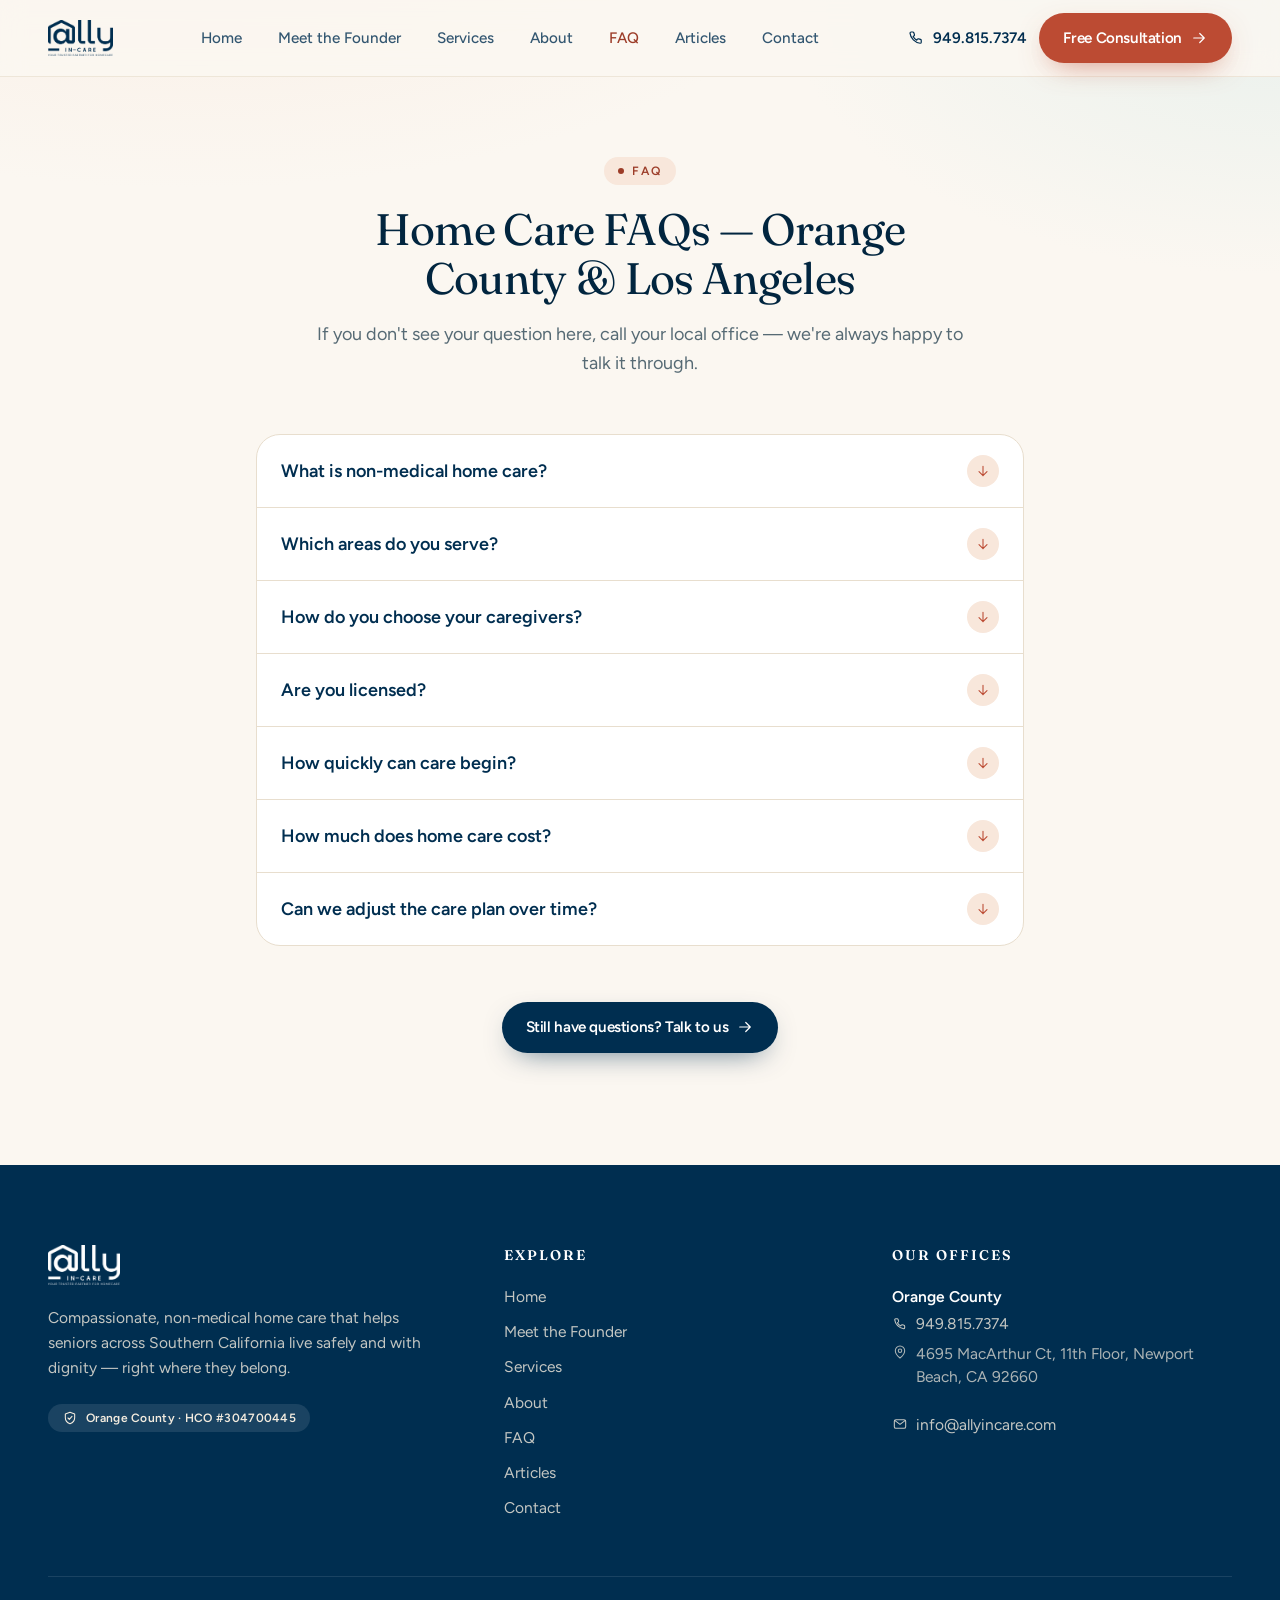
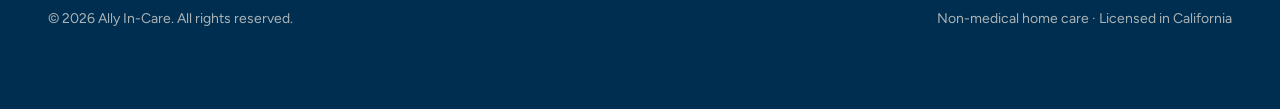
<file: frequently-asked-questions/index.html>
<!doctype html>
<html lang="en-US">
<head>
	<meta charset="UTF-8" />
	<meta name="viewport" content="width=device-width, initial-scale=1" />
	<title>Home Care FAQ — Services, Hours &#038; Costs in Orange County &#8211; Ally In-Care</title>
<meta name='robots' content='max-image-preview:large' />
<meta name="description" content="Answers to common questions about non-medical home care in Orange County: services, caregiver matching, hours, costs, and how to get started with Ally In-Care." />
<meta property="og:site_name" content="Ally In-Care" />
<meta property="og:type" content="website" />
<meta property="og:title" content="Home Care FAQ — Services, Hours &#038; Costs in Orange County &#8211; Ally In-Care" />
<meta property="og:description" content="Answers to common questions about non-medical home care in Orange County: services, caregiver matching, hours, costs, and how to get started with Ally In-Care." />
<meta property="og:url" content="index.html" />
<meta name="twitter:card" content="summary_large_image" />
<link rel="canonical" href="index.html" />
<link rel='dns-prefetch' href='//fonts.googleapis.com' />
<link href='https://fonts.gstatic.com' crossorigin rel='preconnect' />
<link rel="alternate" type="application/rss+xml" title="Ally In-Care &raquo; Feed" href="https://jeet-avatar.github.io/allyincare-preview/feed/" />
<link rel="alternate" type="application/rss+xml" title="Ally In-Care &raquo; Comments Feed" href="https://jeet-avatar.github.io/allyincare-preview/comments/feed/" />
<script type="application/ld+json">{"@context":"https://schema.org","@graph":[{"@type":"LocalBusiness","@id":"../index.html#business","name":"Ally In-Care","description":"Licensed non-medical home care and caregiver services for seniors across Orange County and Los Angeles County, CA — companion care, personal care, 24-hour and live-in support, dementia and respite care. DOJ-screened caregivers, 15+ years of experience.","url":"../index.html","logo":"../wp-content/themes/allyincare/assets/logo-navy.png","image":"../wp-content/themes/allyincare/assets/logo-navy.png","telephone":"+19498157374","email":"info@allyincare.com","priceRange":"$$","address":{"@type":"PostalAddress","streetAddress":"4695 MacArthur Ct, 11th Floor","addressLocality":"Newport Beach","addressRegion":"CA","postalCode":"92660","addressCountry":"US"},"geo":{"@type":"GeoCoordinates","latitude":33.659,"longitude":-117.8727},"openingHoursSpecification":[{"@type":"OpeningHoursSpecification","dayOfWeek":["Monday","Tuesday","Wednesday","Thursday","Friday"],"opens":"09:00","closes":"17:00"}],"areaServed":[{"@type":"AdministrativeArea","name":"Orange County, California"},{"@type":"AdministrativeArea","name":"Los Angeles County, California"}],"identifier":{"@type":"PropertyValue","name":"California HCO License","value":"304700445"},"knowsAbout":["Non-medical home care","In-home senior care","Companion care","Personal care","24-hour home care","Live-in care","Dementia and Alzheimer's care","Respite care","Post-hospital care","Medication reminders","Senior transportation","Caregiver services"],"founder":{"@id":"../index.html#founder"},"aggregateRating":{"@type":"AggregateRating","ratingValue":"5","bestRating":"5","worstRating":"1","reviewCount":"4"}},{"@type":"Organization","@id":"../index.html#org","name":"Ally In-Care","url":"../index.html","logo":"../wp-content/themes/allyincare/assets/logo-navy.png"},{"@type":"WebSite","@id":"../index.html#website","name":"Ally In-Care","url":"../index.html","publisher":{"@id":"../index.html#org"}},{"@type":"Person","@id":"../index.html#founder","name":"Pablo Hurtado","jobTitle":"Founder and C.E.O.","worksFor":{"@id":"../index.html#org"}},{"@type":"Service","serviceType":"Companionship & Emotional Support","name":"Companionship & Emotional Support in Orange County & Los Angeles","description":"A familiar, friendly presence for conversation, shared hobbies, and the simple comfort of not being alone.","provider":{"@id":"../index.html#business"},"areaServed":[{"@type":"AdministrativeArea","name":"Orange County, California"},{"@type":"AdministrativeArea","name":"Los Angeles County, California"}]},{"@type":"Service","serviceType":"Transportation & Errands","name":"Transportation & Errands in Orange County & Los Angeles","description":"Safe, unhurried rides to appointments, the store, place of worship, and the outings that keep life full.","provider":{"@id":"../index.html#business"},"areaServed":[{"@type":"AdministrativeArea","name":"Orange County, California"},{"@type":"AdministrativeArea","name":"Los Angeles County, California"}]},{"@type":"Service","serviceType":"Medical Appointment Assistance","name":"Medical Appointment Assistance in Orange County & Los Angeles","description":"A calm, attentive companion who helps prepare for visits, takes notes, and relays details back to the family.","provider":{"@id":"../index.html#business"},"areaServed":[{"@type":"AdministrativeArea","name":"Orange County, California"},{"@type":"AdministrativeArea","name":"Los Angeles County, California"}]},{"@type":"Service","serviceType":"Medication Reminders","name":"Medication Reminders in Orange County & Los Angeles","description":"Gentle, consistent prompts so daily medications are taken on time — supporting routine without taking over.","provider":{"@id":"../index.html#business"},"areaServed":[{"@type":"AdministrativeArea","name":"Orange County, California"},{"@type":"AdministrativeArea","name":"Los Angeles County, California"}]},{"@type":"Service","serviceType":"Bathing, Grooming & Dressing","name":"Bathing, Grooming & Dressing in Orange County & Los Angeles","description":"Respectful, dignified help with the daily personal care that protects confidence and well-being at home.","provider":{"@id":"../index.html#business"},"areaServed":[{"@type":"AdministrativeArea","name":"Orange County, California"},{"@type":"AdministrativeArea","name":"Los Angeles County, California"}]},{"@type":"Service","serviceType":"Cooking, Housekeeping & Laundry","name":"Cooking, Housekeeping & Laundry in Orange County & Los Angeles","description":"Warm meals, tidy spaces, and clean laundry — the everyday help that keeps home feeling like home.","provider":{"@id":"../index.html#business"},"areaServed":[{"@type":"AdministrativeArea","name":"Orange County, California"},{"@type":"AdministrativeArea","name":"Los Angeles County, California"}]},{"@type":"Service","serviceType":"Transfer, Mobility & Exercise","name":"Transfer, Mobility & Exercise in Orange County & Los Angeles","description":"Steady, safe support with moving about the home and gentle activity that keeps the body strong.","provider":{"@id":"../index.html#business"},"areaServed":[{"@type":"AdministrativeArea","name":"Orange County, California"},{"@type":"AdministrativeArea","name":"Los Angeles County, California"}]},{"@type":"Service","serviceType":"Care Navigation & Coordination","name":"Care Navigation & Coordination in Orange County & Los Angeles","description":"A knowledgeable ally to help families understand options and coordinate the moving pieces of care.","provider":{"@id":"../index.html#business"},"areaServed":[{"@type":"AdministrativeArea","name":"Orange County, California"},{"@type":"AdministrativeArea","name":"Los Angeles County, California"}]}]}</script>
<link rel="alternate" title="oEmbed (JSON)" type="application/json+oembed" href="https://jeet-avatar.github.io/allyincare-preview/wp-json/oembed/1.0/embed?url=https%3A%2F%2Fjeet-avatar.github.io%2Fallyincare-preview%2Ffrequently-asked-questions%2F" />
<link rel="alternate" title="oEmbed (XML)" type="text/xml+oembed" href="https://jeet-avatar.github.io/allyincare-preview/wp-json/oembed/1.0/embed?url=https%3A%2F%2Fjeet-avatar.github.io%2Fallyincare-preview%2Ffrequently-asked-questions%2F&#038;format=xml" />
<style id='wp-img-auto-sizes-contain-inline-css'>
img:is([sizes=auto i],[sizes^="auto," i]){contain-intrinsic-size:3000px 1500px}
/*# sourceURL=wp-img-auto-sizes-contain-inline-css */
</style>
<style id='wp-emoji-styles-inline-css'>

	img.wp-smiley, img.emoji {
		display: inline !important;
		border: none !important;
		box-shadow: none !important;
		height: 1em !important;
		width: 1em !important;
		margin: 0 0.07em !important;
		vertical-align: -0.1em !important;
		background: none !important;
		padding: 0 !important;
	}
/*# sourceURL=wp-emoji-styles-inline-css */
</style>
<style id='wp-block-library-inline-css'>
:root{--wp-block-synced-color:#7a00df;--wp-block-synced-color--rgb:122,0,223;--wp-bound-block-color:var(--wp-block-synced-color);--wp-editor-canvas-background:#ddd;--wp-admin-theme-color:#007cba;--wp-admin-theme-color--rgb:0,124,186;--wp-admin-theme-color-darker-10:#006ba1;--wp-admin-theme-color-darker-10--rgb:0,107,160.5;--wp-admin-theme-color-darker-20:#005a87;--wp-admin-theme-color-darker-20--rgb:0,90,135;--wp-admin-border-width-focus:2px}@media (min-resolution:192dpi){:root{--wp-admin-border-width-focus:1.5px}}.wp-element-button{cursor:pointer}:root .has-very-light-gray-background-color{background-color:#eee}:root .has-very-dark-gray-background-color{background-color:#313131}:root .has-very-light-gray-color{color:#eee}:root .has-very-dark-gray-color{color:#313131}:root .has-vivid-green-cyan-to-vivid-cyan-blue-gradient-background{background:linear-gradient(135deg,#00d084,#0693e3)}:root .has-purple-crush-gradient-background{background:linear-gradient(135deg,#34e2e4,#4721fb 50%,#ab1dfe)}:root .has-hazy-dawn-gradient-background{background:linear-gradient(135deg,#faaca8,#dad0ec)}:root .has-subdued-olive-gradient-background{background:linear-gradient(135deg,#fafae1,#67a671)}:root .has-atomic-cream-gradient-background{background:linear-gradient(135deg,#fdd79a,#004a59)}:root .has-nightshade-gradient-background{background:linear-gradient(135deg,#330968,#31cdcf)}:root .has-midnight-gradient-background{background:linear-gradient(135deg,#020381,#2874fc)}:root{--wp--preset--font-size--normal:16px;--wp--preset--font-size--huge:42px}.has-regular-font-size{font-size:1em}.has-larger-font-size{font-size:2.625em}.has-normal-font-size{font-size:var(--wp--preset--font-size--normal)}.has-huge-font-size{font-size:var(--wp--preset--font-size--huge)}.has-text-align-center{text-align:center}.has-text-align-left{text-align:left}.has-text-align-right{text-align:right}.has-fit-text{white-space:nowrap!important}#end-resizable-editor-section{display:none}.aligncenter{clear:both}.items-justified-left{justify-content:flex-start}.items-justified-center{justify-content:center}.items-justified-right{justify-content:flex-end}.items-justified-space-between{justify-content:space-between}.screen-reader-text{border:0;clip-path:inset(50%);height:1px;margin:-1px;overflow:hidden;padding:0;position:absolute;width:1px;word-wrap:normal!important}.screen-reader-text:focus{background-color:#ddd;clip-path:none;color:#444;display:block;font-size:1em;height:auto;left:5px;line-height:normal;padding:15px 23px 14px;text-decoration:none;top:5px;width:auto;z-index:100000}html :where(.has-border-color){border-style:solid}html :where([style*=border-top-color]){border-top-style:solid}html :where([style*=border-right-color]){border-right-style:solid}html :where([style*=border-bottom-color]){border-bottom-style:solid}html :where([style*=border-left-color]){border-left-style:solid}html :where([style*=border-width]){border-style:solid}html :where([style*=border-top-width]){border-top-style:solid}html :where([style*=border-right-width]){border-right-style:solid}html :where([style*=border-bottom-width]){border-bottom-style:solid}html :where([style*=border-left-width]){border-left-style:solid}html :where(img[class*=wp-image-]){height:auto;max-width:100%}:where(figure){margin:0 0 1em}html :where(.is-position-sticky){--wp-admin--admin-bar--position-offset:var(--wp-admin--admin-bar--height,0px)}@media screen and (max-width:600px){html :where(.is-position-sticky){--wp-admin--admin-bar--position-offset:0px}}

/*# sourceURL=wp-block-library-inline-css */
</style>
<style id='classic-theme-styles-inline-css'>
/*! This file is auto-generated */
.wp-block-button__link{color:#fff;background-color:#32373c;border-radius:9999px;box-shadow:none;text-decoration:none;padding:calc(.667em + 2px) calc(1.333em + 2px);font-size:1.125em}.wp-block-file__button{background:#32373c;color:#fff;text-decoration:none}
/*# sourceURL=/wp-includes/css/classic-themes.min.css */
</style>
<style id='global-styles-inline-css'>
:root{--wp--preset--aspect-ratio--square: 1;--wp--preset--aspect-ratio--4-3: 4/3;--wp--preset--aspect-ratio--3-4: 3/4;--wp--preset--aspect-ratio--3-2: 3/2;--wp--preset--aspect-ratio--2-3: 2/3;--wp--preset--aspect-ratio--16-9: 16/9;--wp--preset--aspect-ratio--9-16: 9/16;--wp--preset--color--black: #000000;--wp--preset--color--cyan-bluish-gray: #abb8c3;--wp--preset--color--white: #ffffff;--wp--preset--color--pale-pink: #f78da7;--wp--preset--color--vivid-red: #cf2e2e;--wp--preset--color--luminous-vivid-orange: #ff6900;--wp--preset--color--luminous-vivid-amber: #fcb900;--wp--preset--color--light-green-cyan: #7bdcb5;--wp--preset--color--vivid-green-cyan: #00d084;--wp--preset--color--pale-cyan-blue: #8ed1fc;--wp--preset--color--vivid-cyan-blue: #0693e3;--wp--preset--color--vivid-purple: #9b51e0;--wp--preset--gradient--vivid-cyan-blue-to-vivid-purple: linear-gradient(135deg,rgb(6,147,227) 0%,rgb(155,81,224) 100%);--wp--preset--gradient--light-green-cyan-to-vivid-green-cyan: linear-gradient(135deg,rgb(122,220,180) 0%,rgb(0,208,130) 100%);--wp--preset--gradient--luminous-vivid-amber-to-luminous-vivid-orange: linear-gradient(135deg,rgb(252,185,0) 0%,rgb(255,105,0) 100%);--wp--preset--gradient--luminous-vivid-orange-to-vivid-red: linear-gradient(135deg,rgb(255,105,0) 0%,rgb(207,46,46) 100%);--wp--preset--gradient--very-light-gray-to-cyan-bluish-gray: linear-gradient(135deg,rgb(238,238,238) 0%,rgb(169,184,195) 100%);--wp--preset--gradient--cool-to-warm-spectrum: linear-gradient(135deg,rgb(74,234,220) 0%,rgb(151,120,209) 20%,rgb(207,42,186) 40%,rgb(238,44,130) 60%,rgb(251,105,98) 80%,rgb(254,248,76) 100%);--wp--preset--gradient--blush-light-purple: linear-gradient(135deg,rgb(255,206,236) 0%,rgb(152,150,240) 100%);--wp--preset--gradient--blush-bordeaux: linear-gradient(135deg,rgb(254,205,165) 0%,rgb(254,45,45) 50%,rgb(107,0,62) 100%);--wp--preset--gradient--luminous-dusk: linear-gradient(135deg,rgb(255,203,112) 0%,rgb(199,81,192) 50%,rgb(65,88,208) 100%);--wp--preset--gradient--pale-ocean: linear-gradient(135deg,rgb(255,245,203) 0%,rgb(182,227,212) 50%,rgb(51,167,181) 100%);--wp--preset--gradient--electric-grass: linear-gradient(135deg,rgb(202,248,128) 0%,rgb(113,206,126) 100%);--wp--preset--gradient--midnight: linear-gradient(135deg,rgb(2,3,129) 0%,rgb(40,116,252) 100%);--wp--preset--font-size--small: 13px;--wp--preset--font-size--medium: 20px;--wp--preset--font-size--large: 36px;--wp--preset--font-size--x-large: 42px;--wp--preset--spacing--20: 0.44rem;--wp--preset--spacing--30: 0.67rem;--wp--preset--spacing--40: 1rem;--wp--preset--spacing--50: 1.5rem;--wp--preset--spacing--60: 2.25rem;--wp--preset--spacing--70: 3.38rem;--wp--preset--spacing--80: 5.06rem;--wp--preset--shadow--natural: 6px 6px 9px rgba(0, 0, 0, 0.2);--wp--preset--shadow--deep: 12px 12px 50px rgba(0, 0, 0, 0.4);--wp--preset--shadow--sharp: 6px 6px 0px rgba(0, 0, 0, 0.2);--wp--preset--shadow--outlined: 6px 6px 0px -3px rgb(255, 255, 255), 6px 6px rgb(0, 0, 0);--wp--preset--shadow--crisp: 6px 6px 0px rgb(0, 0, 0);}:where(.is-layout-flex){gap: 0.5em;}:where(.is-layout-grid){gap: 0.5em;}body .is-layout-flex{display: flex;}.is-layout-flex{flex-wrap: wrap;align-items: center;}.is-layout-flex > :is(*, div){margin: 0;}body .is-layout-grid{display: grid;}.is-layout-grid > :is(*, div){margin: 0;}:where(.wp-block-columns.is-layout-flex){gap: 2em;}:where(.wp-block-columns.is-layout-grid){gap: 2em;}:where(.wp-block-post-template.is-layout-flex){gap: 1.25em;}:where(.wp-block-post-template.is-layout-grid){gap: 1.25em;}.has-black-color{color: var(--wp--preset--color--black) !important;}.has-cyan-bluish-gray-color{color: var(--wp--preset--color--cyan-bluish-gray) !important;}.has-white-color{color: var(--wp--preset--color--white) !important;}.has-pale-pink-color{color: var(--wp--preset--color--pale-pink) !important;}.has-vivid-red-color{color: var(--wp--preset--color--vivid-red) !important;}.has-luminous-vivid-orange-color{color: var(--wp--preset--color--luminous-vivid-orange) !important;}.has-luminous-vivid-amber-color{color: var(--wp--preset--color--luminous-vivid-amber) !important;}.has-light-green-cyan-color{color: var(--wp--preset--color--light-green-cyan) !important;}.has-vivid-green-cyan-color{color: var(--wp--preset--color--vivid-green-cyan) !important;}.has-pale-cyan-blue-color{color: var(--wp--preset--color--pale-cyan-blue) !important;}.has-vivid-cyan-blue-color{color: var(--wp--preset--color--vivid-cyan-blue) !important;}.has-vivid-purple-color{color: var(--wp--preset--color--vivid-purple) !important;}.has-black-background-color{background-color: var(--wp--preset--color--black) !important;}.has-cyan-bluish-gray-background-color{background-color: var(--wp--preset--color--cyan-bluish-gray) !important;}.has-white-background-color{background-color: var(--wp--preset--color--white) !important;}.has-pale-pink-background-color{background-color: var(--wp--preset--color--pale-pink) !important;}.has-vivid-red-background-color{background-color: var(--wp--preset--color--vivid-red) !important;}.has-luminous-vivid-orange-background-color{background-color: var(--wp--preset--color--luminous-vivid-orange) !important;}.has-luminous-vivid-amber-background-color{background-color: var(--wp--preset--color--luminous-vivid-amber) !important;}.has-light-green-cyan-background-color{background-color: var(--wp--preset--color--light-green-cyan) !important;}.has-vivid-green-cyan-background-color{background-color: var(--wp--preset--color--vivid-green-cyan) !important;}.has-pale-cyan-blue-background-color{background-color: var(--wp--preset--color--pale-cyan-blue) !important;}.has-vivid-cyan-blue-background-color{background-color: var(--wp--preset--color--vivid-cyan-blue) !important;}.has-vivid-purple-background-color{background-color: var(--wp--preset--color--vivid-purple) !important;}.has-black-border-color{border-color: var(--wp--preset--color--black) !important;}.has-cyan-bluish-gray-border-color{border-color: var(--wp--preset--color--cyan-bluish-gray) !important;}.has-white-border-color{border-color: var(--wp--preset--color--white) !important;}.has-pale-pink-border-color{border-color: var(--wp--preset--color--pale-pink) !important;}.has-vivid-red-border-color{border-color: var(--wp--preset--color--vivid-red) !important;}.has-luminous-vivid-orange-border-color{border-color: var(--wp--preset--color--luminous-vivid-orange) !important;}.has-luminous-vivid-amber-border-color{border-color: var(--wp--preset--color--luminous-vivid-amber) !important;}.has-light-green-cyan-border-color{border-color: var(--wp--preset--color--light-green-cyan) !important;}.has-vivid-green-cyan-border-color{border-color: var(--wp--preset--color--vivid-green-cyan) !important;}.has-pale-cyan-blue-border-color{border-color: var(--wp--preset--color--pale-cyan-blue) !important;}.has-vivid-cyan-blue-border-color{border-color: var(--wp--preset--color--vivid-cyan-blue) !important;}.has-vivid-purple-border-color{border-color: var(--wp--preset--color--vivid-purple) !important;}.has-vivid-cyan-blue-to-vivid-purple-gradient-background{background: var(--wp--preset--gradient--vivid-cyan-blue-to-vivid-purple) !important;}.has-light-green-cyan-to-vivid-green-cyan-gradient-background{background: var(--wp--preset--gradient--light-green-cyan-to-vivid-green-cyan) !important;}.has-luminous-vivid-amber-to-luminous-vivid-orange-gradient-background{background: var(--wp--preset--gradient--luminous-vivid-amber-to-luminous-vivid-orange) !important;}.has-luminous-vivid-orange-to-vivid-red-gradient-background{background: var(--wp--preset--gradient--luminous-vivid-orange-to-vivid-red) !important;}.has-very-light-gray-to-cyan-bluish-gray-gradient-background{background: var(--wp--preset--gradient--very-light-gray-to-cyan-bluish-gray) !important;}.has-cool-to-warm-spectrum-gradient-background{background: var(--wp--preset--gradient--cool-to-warm-spectrum) !important;}.has-blush-light-purple-gradient-background{background: var(--wp--preset--gradient--blush-light-purple) !important;}.has-blush-bordeaux-gradient-background{background: var(--wp--preset--gradient--blush-bordeaux) !important;}.has-luminous-dusk-gradient-background{background: var(--wp--preset--gradient--luminous-dusk) !important;}.has-pale-ocean-gradient-background{background: var(--wp--preset--gradient--pale-ocean) !important;}.has-electric-grass-gradient-background{background: var(--wp--preset--gradient--electric-grass) !important;}.has-midnight-gradient-background{background: var(--wp--preset--gradient--midnight) !important;}.has-small-font-size{font-size: var(--wp--preset--font-size--small) !important;}.has-medium-font-size{font-size: var(--wp--preset--font-size--medium) !important;}.has-large-font-size{font-size: var(--wp--preset--font-size--large) !important;}.has-x-large-font-size{font-size: var(--wp--preset--font-size--x-large) !important;}
/*# sourceURL=global-styles-inline-css */
</style>

<link rel='stylesheet' id='allyincare-fonts-css' href='https://fonts.googleapis.com/css2?family=Figtree:wght@400;500;600;700&#038;family=Fraunces:ital,opsz,wght@0,9..144,400;0,9..144,500;0,9..144,600;0,9..144,700;1,9..144,400;1,9..144,500&#038;display=swap' media='all' />
<link rel='stylesheet' id='allyincare-theme-css' href='../wp-content/themes/allyincare/assets/theme.css?ver=1.0.0' media='all' />
<link rel="https://api.w.org/" href="https://jeet-avatar.github.io/allyincare-preview/wp-json/" /><link rel="alternate" title="JSON" type="application/json" href="https://jeet-avatar.github.io/allyincare-preview/wp-json/wp/v2/pages/6" /><link rel="EditURI" type="application/rsd+xml" title="RSD" href="https://jeet-avatar.github.io/allyincare-preview/xmlrpc.php?rsd" />
<meta name="generator" content="WordPress 6.9.4" />
<link rel="canonical" href="index.html" />
<link rel='shortlink' href='https://jeet-avatar.github.io/allyincare-preview/?p=6' />
</head>
<body class="wp-singular page-template page-template-templates page-template-page-faq page-template-templatespage-faq-php page page-id-6 wp-theme-allyincare bg-cream text-ink antialiased grain-cream">

<a href="#main" class="sr-only focus:not-sr-only focus:absolute focus:left-4 focus:top-4 focus:z-[60] focus:rounded-full focus:bg-navy focus:px-5 focus:py-3 focus:text-white">Skip to content</a>

<header class="site-header sticky top-0 z-50 border-b border-line/70 bg-cream/85 backdrop-blur-md">
	<div class="container-x">
		<div class="flex h-[4.75rem] items-center justify-between gap-4">
			<a href="../index.html" class="flex items-center gap-3" aria-label="Ally In-Care — home">
				<img src="../wp-content/themes/allyincare/assets/logo-navy.png" alt="Ally In-Care" class="h-9 w-auto" width="140" height="36" />
			</a>

			<nav class="hidden items-center gap-1 lg:flex" aria-label="Primary">
									<a
						href="../index.html"
						class="relative rounded-full px-4 py-2 text-[0.95rem] font-medium transition-colors text-navy/80 hover:text-navy"
											>Home</a>
									<a
						href="../meet-the-founder/index.html"
						class="relative rounded-full px-4 py-2 text-[0.95rem] font-medium transition-colors text-navy/80 hover:text-navy"
											>Meet the Founder</a>
									<a
						href="../our-services/index.html"
						class="relative rounded-full px-4 py-2 text-[0.95rem] font-medium transition-colors text-navy/80 hover:text-navy"
											>Services</a>
									<a
						href="../about-us/index.html"
						class="relative rounded-full px-4 py-2 text-[0.95rem] font-medium transition-colors text-navy/80 hover:text-navy"
											>About</a>
									<a
						href="index.html"
						class="relative rounded-full px-4 py-2 text-[0.95rem] font-medium transition-colors text-terracotta-700"
						aria-current="page"					>FAQ</a>
									<a
						href="../news-and-articles/index.html"
						class="relative rounded-full px-4 py-2 text-[0.95rem] font-medium transition-colors text-navy/80 hover:text-navy"
											>Articles</a>
									<a
						href="../contact-us/index.html"
						class="relative rounded-full px-4 py-2 text-[0.95rem] font-medium transition-colors text-navy/80 hover:text-navy"
											>Contact</a>
							</nav>

			<div class="hidden items-center gap-3 lg:flex">
									<a href="tel:+19498157374" class="inline-flex items-center gap-2 text-[0.95rem] font-semibold text-navy hover:text-terracotta-700">
						<svg class="h-[18px] w-[18px]" viewBox="0 0 24 24" fill="none" stroke="currentColor" stroke-width="1.6" stroke-linecap="round" stroke-linejoin="round" aria-hidden="true"><path d="M4 5.5C4 4.7 4.7 4 5.5 4h2.2c.6 0 1.2.4 1.4 1l.8 2.5c.2.6 0 1.2-.5 1.6l-1.2.9a11 11 0 0 0 4.8 4.8l.9-1.2c.4-.5 1-.7 1.6-.5l2.5.8c.6.2 1 .8 1 1.4v2.2c0 .8-.7 1.5-1.5 1.5A15.5 15.5 0 0 1 4 5.5Z"/></svg>						949.815.7374					</a>
								<a href="../contact-us/index.html" class="group inline-flex items-center justify-center gap-2 rounded-full px-6 py-3.5 text-[0.95rem] font-semibold tracking-tight transition-all duration-200 bg-terracotta text-white hover:bg-terracotta-700 shadow-[0_10px_30px_-12px_rgba(188,75,51,0.7)] ">Free Consultation<svg class="h-[18px] w-[18px] transition-transform duration-200 group-hover:translate-x-0.5" viewBox="0 0 24 24" fill="none" stroke="currentColor" stroke-width="1.6" stroke-linecap="round" stroke-linejoin="round" aria-hidden="true"><path d="M5 12h14M13 6l6 6-6 6"/></svg></a>			</div>

			<button type="button" class="js-menu-toggle inline-flex h-11 w-11 items-center justify-center rounded-full border border-line text-navy lg:hidden" aria-expanded="false" aria-controls="mobile-nav" aria-label="Open menu">
				<svg class="h-6 w-6" viewBox="0 0 24 24" fill="none" stroke="currentColor" stroke-width="1.6" stroke-linecap="round" stroke-linejoin="round" aria-hidden="true"><path d="M4 7h16M4 12h16M4 17h16"/></svg>			</button>
		</div>
	</div>

	<div id="mobile-nav" class="js-mobile-nav hidden border-t border-line bg-cream lg:hidden">
		<div class="container-x py-4">
			<nav class="flex flex-col gap-1" aria-label="Mobile">
									<a href="../index.html" class="rounded-xl px-4 py-3 text-base font-medium text-navy hover:bg-cream-100">Home</a>
									<a href="../meet-the-founder/index.html" class="rounded-xl px-4 py-3 text-base font-medium text-navy hover:bg-cream-100">Meet the Founder</a>
									<a href="../our-services/index.html" class="rounded-xl px-4 py-3 text-base font-medium text-navy hover:bg-cream-100">Services</a>
									<a href="../about-us/index.html" class="rounded-xl px-4 py-3 text-base font-medium text-navy hover:bg-cream-100">About</a>
									<a href="index.html" class="rounded-xl px-4 py-3 text-base font-medium bg-peach text-terracotta-700">FAQ</a>
									<a href="../news-and-articles/index.html" class="rounded-xl px-4 py-3 text-base font-medium text-navy hover:bg-cream-100">Articles</a>
									<a href="../contact-us/index.html" class="rounded-xl px-4 py-3 text-base font-medium text-navy hover:bg-cream-100">Contact</a>
							</nav>
			<div class="mt-4 flex flex-col gap-3">
									<a href="tel:+19498157374" class="inline-flex items-center justify-center gap-2 rounded-full border border-line px-6 py-3 font-semibold text-navy">
						<svg class="h-[18px] w-[18px]" viewBox="0 0 24 24" fill="none" stroke="currentColor" stroke-width="1.6" stroke-linecap="round" stroke-linejoin="round" aria-hidden="true"><path d="M4 5.5C4 4.7 4.7 4 5.5 4h2.2c.6 0 1.2.4 1.4 1l.8 2.5c.2.6 0 1.2-.5 1.6l-1.2.9a11 11 0 0 0 4.8 4.8l.9-1.2c.4-.5 1-.7 1.6-.5l2.5.8c.6.2 1 .8 1 1.4v2.2c0 .8-.7 1.5-1.5 1.5A15.5 15.5 0 0 1 4 5.5Z"/></svg>						949.815.7374					</a>
								<a href="../contact-us/index.html" class="group inline-flex items-center justify-center gap-2 rounded-full px-6 py-3.5 text-[0.95rem] font-semibold tracking-tight transition-all duration-200 bg-terracotta text-white hover:bg-terracotta-700 shadow-[0_10px_30px_-12px_rgba(188,75,51,0.7)] w-full">Free Consultation<svg class="h-[18px] w-[18px] transition-transform duration-200 group-hover:translate-x-0.5" viewBox="0 0 24 24" fill="none" stroke="currentColor" stroke-width="1.6" stroke-linecap="round" stroke-linejoin="round" aria-hidden="true"><path d="M5 12h14M13 6l6 6-6 6"/></svg></a>			</div>
		</div>
	</div>
</header>

<main id="main">
<section class="py-16 sm:py-20">
	<div class="container-x">
		<div class="max-w-2xl mx-auto text-center"><span class="inline-flex items-center gap-2 rounded-full px-3.5 py-1.5 text-xs font-semibold uppercase tracking-[0.14em] text-terracotta-700 bg-peach"><span class="h-1.5 w-1.5 rounded-full bg-current" aria-hidden="true"></span>FAQ</span><h1 class="mt-5 text-3xl leading-[1.12] sm:text-4xl md:text-[2.75rem] text-balance">Home Care FAQs — Orange County &amp; Los Angeles</h1><p class="mt-4 text-lg leading-relaxed text-pretty text-muted">If you don't see your question here, call your local office — we're always happy to talk it through.</p></div>					<div class="mx-auto mt-14 max-w-3xl divide-y divide-line rounded-2xl border border-line bg-white">
									<details class="group px-6 py-5">
						<summary class="flex cursor-pointer list-none items-center justify-between gap-4 text-left text-lg font-semibold text-navy">
							What is non-medical home care?							<span class="inline-flex h-8 w-8 flex-none items-center justify-center rounded-full bg-peach text-terracotta transition-transform duration-200 group-open:rotate-45"><svg class="h-4 w-4 rotate-90" viewBox="0 0 24 24" fill="none" stroke="currentColor" stroke-width="1.6" stroke-linecap="round" stroke-linejoin="round" aria-hidden="true"><path d="M5 12h14M13 6l6 6-6 6"/></svg></span>
						</summary>
						<div class="mt-3 text-[0.98rem] leading-relaxed text-muted text-pretty"><p>Non-medical home care provides support with daily living — companionship, personal care, meals, light housekeeping, transportation, and medication reminders — so your loved one can stay safe and independent at home. It does not include clinical or skilled-nursing services.</p>
</div>
					</details>
									<details class="group px-6 py-5">
						<summary class="flex cursor-pointer list-none items-center justify-between gap-4 text-left text-lg font-semibold text-navy">
							Which areas do you serve?							<span class="inline-flex h-8 w-8 flex-none items-center justify-center rounded-full bg-peach text-terracotta transition-transform duration-200 group-open:rotate-45"><svg class="h-4 w-4 rotate-90" viewBox="0 0 24 24" fill="none" stroke="currentColor" stroke-width="1.6" stroke-linecap="round" stroke-linejoin="round" aria-hidden="true"><path d="M5 12h14M13 6l6 6-6 6"/></svg></span>
						</summary>
						<div class="mt-3 text-[0.98rem] leading-relaxed text-muted text-pretty"><p>We proudly serve Orange County and the greater Los Angeles area, California, with dedicated local teams and offices near you.</p>
</div>
					</details>
									<details class="group px-6 py-5">
						<summary class="flex cursor-pointer list-none items-center justify-between gap-4 text-left text-lg font-semibold text-navy">
							How do you choose your caregivers?							<span class="inline-flex h-8 w-8 flex-none items-center justify-center rounded-full bg-peach text-terracotta transition-transform duration-200 group-open:rotate-45"><svg class="h-4 w-4 rotate-90" viewBox="0 0 24 24" fill="none" stroke="currentColor" stroke-width="1.6" stroke-linecap="round" stroke-linejoin="round" aria-hidden="true"><path d="M5 12h14M13 6l6 6-6 6"/></svg></span>
						</summary>
						<div class="mt-3 text-[0.98rem] leading-relaxed text-muted text-pretty"><p>We are highly selective — on average we hire only one in four applicants. Every caregiver completes comprehensive background checks, reference verification, and screening before they ever enter a client's home.</p>
</div>
					</details>
									<details class="group px-6 py-5">
						<summary class="flex cursor-pointer list-none items-center justify-between gap-4 text-left text-lg font-semibold text-navy">
							Are you licensed?							<span class="inline-flex h-8 w-8 flex-none items-center justify-center rounded-full bg-peach text-terracotta transition-transform duration-200 group-open:rotate-45"><svg class="h-4 w-4 rotate-90" viewBox="0 0 24 24" fill="none" stroke="currentColor" stroke-width="1.6" stroke-linecap="round" stroke-linejoin="round" aria-hidden="true"><path d="M5 12h14M13 6l6 6-6 6"/></svg></span>
						</summary>
						<div class="mt-3 text-[0.98rem] leading-relaxed text-muted text-pretty"><p>Yes. Ally In-Care operates as a licensed Home Care Organization (HCO #304700445) in the State of California.</p>
</div>
					</details>
									<details class="group px-6 py-5">
						<summary class="flex cursor-pointer list-none items-center justify-between gap-4 text-left text-lg font-semibold text-navy">
							How quickly can care begin?							<span class="inline-flex h-8 w-8 flex-none items-center justify-center rounded-full bg-peach text-terracotta transition-transform duration-200 group-open:rotate-45"><svg class="h-4 w-4 rotate-90" viewBox="0 0 24 24" fill="none" stroke="currentColor" stroke-width="1.6" stroke-linecap="round" stroke-linejoin="round" aria-hidden="true"><path d="M5 12h14M13 6l6 6-6 6"/></svg></span>
						</summary>
						<div class="mt-3 text-[0.98rem] leading-relaxed text-muted text-pretty"><p>After a free consultation to understand your needs, we can often match a caregiver and begin care within days. For urgent situations, call your local office directly and we'll do everything we can to help sooner.</p>
</div>
					</details>
									<details class="group px-6 py-5">
						<summary class="flex cursor-pointer list-none items-center justify-between gap-4 text-left text-lg font-semibold text-navy">
							How much does home care cost?							<span class="inline-flex h-8 w-8 flex-none items-center justify-center rounded-full bg-peach text-terracotta transition-transform duration-200 group-open:rotate-45"><svg class="h-4 w-4 rotate-90" viewBox="0 0 24 24" fill="none" stroke="currentColor" stroke-width="1.6" stroke-linecap="round" stroke-linejoin="round" aria-hidden="true"><path d="M5 12h14M13 6l6 6-6 6"/></svg></span>
						</summary>
						<div class="mt-3 text-[0.98rem] leading-relaxed text-muted text-pretty"><p>Cost depends on the hours and level of support your loved one needs. We'll build a personalized care plan during your free consultation and give you clear, transparent pricing — no obligation.</p>
</div>
					</details>
									<details class="group px-6 py-5">
						<summary class="flex cursor-pointer list-none items-center justify-between gap-4 text-left text-lg font-semibold text-navy">
							Can we adjust the care plan over time?							<span class="inline-flex h-8 w-8 flex-none items-center justify-center rounded-full bg-peach text-terracotta transition-transform duration-200 group-open:rotate-45"><svg class="h-4 w-4 rotate-90" viewBox="0 0 24 24" fill="none" stroke="currentColor" stroke-width="1.6" stroke-linecap="round" stroke-linejoin="round" aria-hidden="true"><path d="M5 12h14M13 6l6 6-6 6"/></svg></span>
						</summary>
						<div class="mt-3 text-[0.98rem] leading-relaxed text-muted text-pretty"><p>Absolutely. Needs change, and your care plan changes with them. We check in regularly and adjust hours, services, and support as your family's situation evolves.</p>
</div>
					</details>
							</div>
		
		<div class="mt-14 text-center">
			<a href="../contact-us/index.html" class="group inline-flex items-center justify-center gap-2 rounded-full px-6 py-3.5 text-[0.95rem] font-semibold tracking-tight transition-all duration-200 bg-navy text-white hover:bg-navy-800 shadow-[0_10px_30px_-14px_rgba(0,46,80,0.8)] ">Still have questions? Talk to us<svg class="h-[18px] w-[18px] transition-transform duration-200 group-hover:translate-x-0.5" viewBox="0 0 24 24" fill="none" stroke="currentColor" stroke-width="1.6" stroke-linecap="round" stroke-linejoin="round" aria-hidden="true"><path d="M5 12h14M13 6l6 6-6 6"/></svg></a>		</div>
	</div>
</section>
</main>

<footer class="mt-8 bg-navy text-cream-200">
	<div class="container-x py-16 sm:py-20">
		<div class="grid gap-12 lg:grid-cols-[1.2fr_1fr_1fr]">
			<div>
				<img src="../wp-content/themes/allyincare/assets/logo-white.png" alt="Ally In-Care" class="h-10 w-auto" width="160" height="40" />
				<p class="mt-5 max-w-sm text-[0.97rem] leading-relaxed text-cream-200/80 text-pretty">
					Compassionate, non-medical home care that helps seniors across Southern California live safely and with dignity — right where they belong.
				</p>
				<div class="mt-6 flex flex-wrap gap-2">
											<span class="inline-flex items-center gap-2 rounded-full bg-white/10 px-3.5 py-1.5 text-xs font-semibold tracking-wide">
							<svg class="h-4 w-4" viewBox="0 0 24 24" fill="none" stroke="currentColor" stroke-width="1.6" stroke-linecap="round" stroke-linejoin="round" aria-hidden="true"><path d="M12 3.5 19 6v5.5c0 4.4-3 7.5-7 9-4-1.5-7-4.6-7-9V6l7-2.5Z"/><path d="m9 12 2 2 4-4.5"/></svg>							Orange County · HCO #304700445						</span>
									</div>
			</div>

			<div>
				<h2 class="text-sm font-semibold uppercase tracking-[0.14em] text-white">Explore</h2>
				<ul class="mt-5 space-y-3 text-[0.97rem]">
											<li><a href="../index.html" class="text-cream-200/80 transition-colors hover:text-white">Home</a></li>
											<li><a href="../meet-the-founder/index.html" class="text-cream-200/80 transition-colors hover:text-white">Meet the Founder</a></li>
											<li><a href="../our-services/index.html" class="text-cream-200/80 transition-colors hover:text-white">Services</a></li>
											<li><a href="../about-us/index.html" class="text-cream-200/80 transition-colors hover:text-white">About</a></li>
											<li><a href="index.html" class="text-cream-200/80 transition-colors hover:text-white">FAQ</a></li>
											<li><a href="../news-and-articles/index.html" class="text-cream-200/80 transition-colors hover:text-white">Articles</a></li>
											<li><a href="../contact-us/index.html" class="text-cream-200/80 transition-colors hover:text-white">Contact</a></li>
									</ul>
			</div>

			<div>
				<h2 class="text-sm font-semibold uppercase tracking-[0.14em] text-white">Our Offices</h2>
				<ul class="mt-5 space-y-6 text-[0.97rem]">
											<li>
							<p class="font-semibold text-white">Orange County</p>
															<a href="tel:+19498157374" class="mt-1 inline-flex items-center gap-2 text-cream-200/80 hover:text-white">
									<svg class="h-4 w-4" viewBox="0 0 24 24" fill="none" stroke="currentColor" stroke-width="1.6" stroke-linecap="round" stroke-linejoin="round" aria-hidden="true"><path d="M4 5.5C4 4.7 4.7 4 5.5 4h2.2c.6 0 1.2.4 1.4 1l.8 2.5c.2.6 0 1.2-.5 1.6l-1.2.9a11 11 0 0 0 4.8 4.8l.9-1.2c.4-.5 1-.7 1.6-.5l2.5.8c.6.2 1 .8 1 1.4v2.2c0 .8-.7 1.5-1.5 1.5A15.5 15.5 0 0 1 4 5.5Z"/></svg>									949.815.7374								</a>
																						<p class="mt-1 flex items-start gap-2 text-cream-200/70">
									<svg class="mt-0.5 h-4 w-4 flex-none" viewBox="0 0 24 24" fill="none" stroke="currentColor" stroke-width="1.6" stroke-linecap="round" stroke-linejoin="round" aria-hidden="true"><path d="M12 21s7-5.6 7-11a7 7 0 1 0-14 0c0 5.4 7 11 7 11Z"/><circle cx="12" cy="10" r="2.6"/></svg>									<span>4695 MacArthur Ct, 11th Floor, Newport Beach, CA 92660</span>
								</p>
													</li>
										<li>
						<a href="mailto:info@allyincare.com" class="inline-flex items-center gap-2 text-cream-200/80 hover:text-white">
							<svg class="h-4 w-4" viewBox="0 0 24 24" fill="none" stroke="currentColor" stroke-width="1.6" stroke-linecap="round" stroke-linejoin="round" aria-hidden="true"><rect x="3.5" y="5.5" width="17" height="13" rx="2.5"/><path d="m4.5 7 7.5 5.5L19.5 7"/></svg>							info@allyincare.com						</a>
					</li>
				</ul>
			</div>
		</div>

		<div class="mt-14 flex flex-col gap-3 border-t border-white/10 pt-8 text-sm text-cream-200/70 sm:flex-row sm:items-center sm:justify-between">
			<p>&copy; 2026 Ally In-Care. All rights reserved.</p>
			<p>Non-medical home care · Licensed in California</p>
		</div>
	</div>
</footer>

<script type="speculationrules">
{"prefetch":[{"source":"document","where":{"and":[{"href_matches":"/*"},{"not":{"href_matches":["/wp-*.php","/wp-admin/*","/wp-content/uploads/*","/wp-content/*","/wp-content/plugins/*","/wp-content/themes/allyincare/*","/*\\?(.+)"]}},{"not":{"selector_matches":"a[rel~=\"nofollow\"]"}},{"not":{"selector_matches":".no-prefetch, .no-prefetch a"}}]},"eagerness":"conservative"}]}
</script>
<script src="../wp-content/themes/allyincare/assets/ui.js?ver=1.0.0" id="allyincare-ui-js"></script>
<script id="wp-emoji-settings" type="application/json">
{"baseUrl":"https://s.w.org/images/core/emoji/17.0.2/72x72/","ext":".png","svgUrl":"https://s.w.org/images/core/emoji/17.0.2/svg/","svgExt":".svg","source":{"concatemoji":"https://jeet-avatar.github.io/allyincare-preview/wp-includes/js/wp-emoji-release.min.js?ver=6.9.4"}}
</script>
<script type="module">
/*! This file is auto-generated */
const a=JSON.parse(document.getElementById("wp-emoji-settings").textContent),o=(window._wpemojiSettings=a,"wpEmojiSettingsSupports"),s=["flag","emoji"];function i(e){try{var t={supportTests:e,timestamp:(new Date).valueOf()};sessionStorage.setItem(o,JSON.stringify(t))}catch(e){}}function c(e,t,n){e.clearRect(0,0,e.canvas.width,e.canvas.height),e.fillText(t,0,0);t=new Uint32Array(e.getImageData(0,0,e.canvas.width,e.canvas.height).data);e.clearRect(0,0,e.canvas.width,e.canvas.height),e.fillText(n,0,0);const a=new Uint32Array(e.getImageData(0,0,e.canvas.width,e.canvas.height).data);return t.every((e,t)=>e===a[t])}function p(e,t){e.clearRect(0,0,e.canvas.width,e.canvas.height),e.fillText(t,0,0);var n=e.getImageData(16,16,1,1);for(let e=0;e<n.data.length;e++)if(0!==n.data[e])return!1;return!0}function u(e,t,n,a){switch(t){case"flag":return n(e,"\ud83c\udff3\ufe0f\u200d\u26a7\ufe0f","\ud83c\udff3\ufe0f\u200b\u26a7\ufe0f")?!1:!n(e,"\ud83c\udde8\ud83c\uddf6","\ud83c\udde8\u200b\ud83c\uddf6")&&!n(e,"\ud83c\udff4\udb40\udc67\udb40\udc62\udb40\udc65\udb40\udc6e\udb40\udc67\udb40\udc7f","\ud83c\udff4\u200b\udb40\udc67\u200b\udb40\udc62\u200b\udb40\udc65\u200b\udb40\udc6e\u200b\udb40\udc67\u200b\udb40\udc7f");case"emoji":return!a(e,"\ud83e\u1fac8")}return!1}function f(e,t,n,a){let r;const o=(r="undefined"!=typeof WorkerGlobalScope&&self instanceof WorkerGlobalScope?new OffscreenCanvas(300,150):document.createElement("canvas")).getContext("2d",{willReadFrequently:!0}),s=(o.textBaseline="top",o.font="600 32px Arial",{});return e.forEach(e=>{s[e]=t(o,e,n,a)}),s}function r(e){var t=document.createElement("script");t.src=e,t.defer=!0,document.head.appendChild(t)}a.supports={everything:!0,everythingExceptFlag:!0},new Promise(t=>{let n=function(){try{var e=JSON.parse(sessionStorage.getItem(o));if("object"==typeof e&&"number"==typeof e.timestamp&&(new Date).valueOf()<e.timestamp+604800&&"object"==typeof e.supportTests)return e.supportTests}catch(e){}return null}();if(!n){if("undefined"!=typeof Worker&&"undefined"!=typeof OffscreenCanvas&&"undefined"!=typeof URL&&URL.createObjectURL&&"undefined"!=typeof Blob)try{var e="postMessage("+f.toString()+"("+[JSON.stringify(s),u.toString(),c.toString(),p.toString()].join(",")+"));",a=new Blob([e],{type:"text/javascript"});const r=new Worker(URL.createObjectURL(a),{name:"wpTestEmojiSupports"});return void(r.onmessage=e=>{i(n=e.data),r.terminate(),t(n)})}catch(e){}i(n=f(s,u,c,p))}t(n)}).then(e=>{for(const n in e)a.supports[n]=e[n],a.supports.everything=a.supports.everything&&a.supports[n],"flag"!==n&&(a.supports.everythingExceptFlag=a.supports.everythingExceptFlag&&a.supports[n]);var t;a.supports.everythingExceptFlag=a.supports.everythingExceptFlag&&!a.supports.flag,a.supports.everything||((t=a.source||{}).concatemoji?r(t.concatemoji):t.wpemoji&&t.twemoji&&(r(t.twemoji),r(t.wpemoji)))});
//# sourceURL=https://jeet-avatar.github.io/allyincare-preview/wp-includes/js/wp-emoji-loader.min.js
</script>
</body>
</html>
</file>
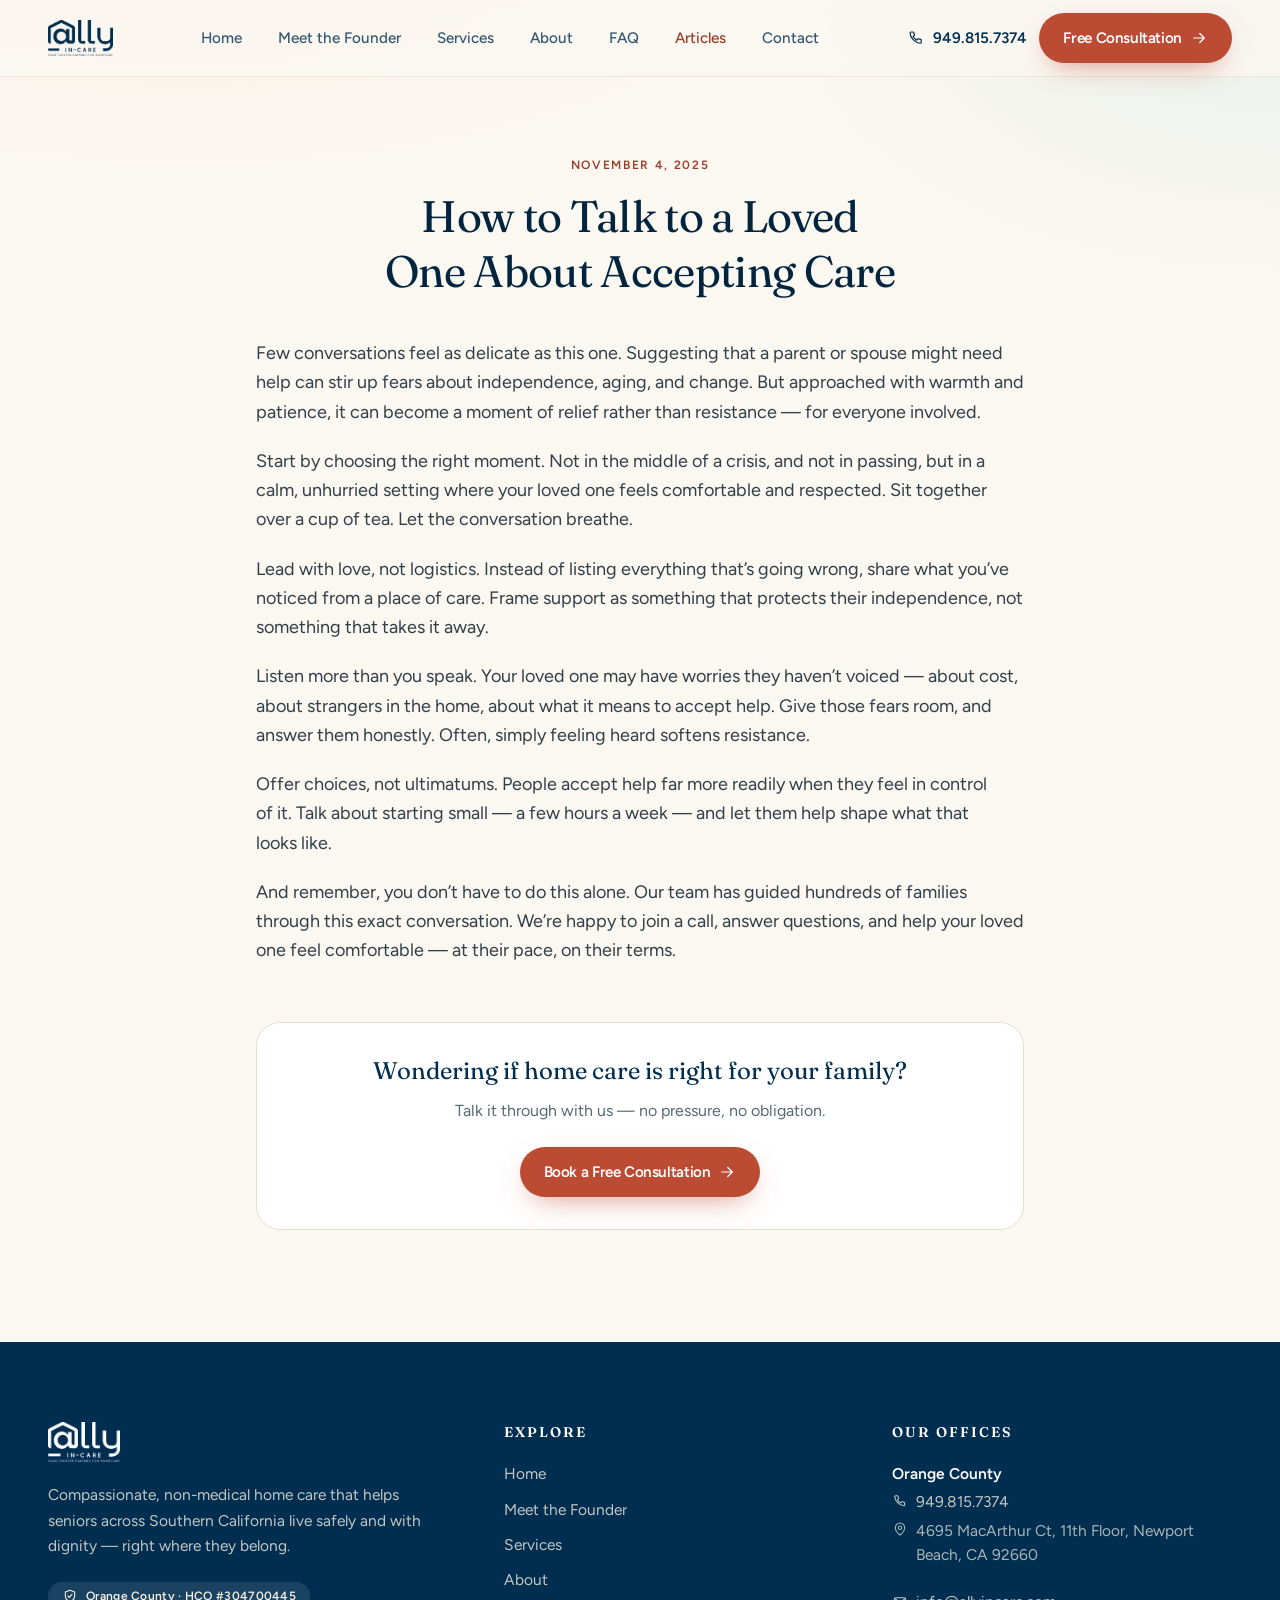
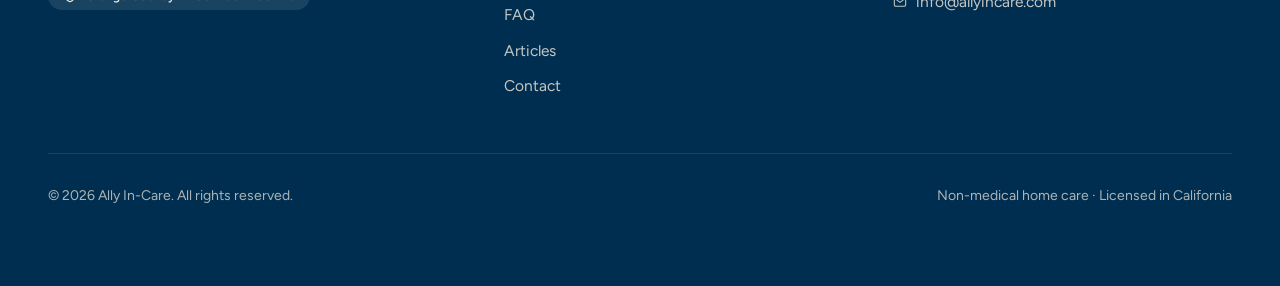
<file: how-to-talk-to-a-loved-one-about-care/index.html>
<!doctype html>
<html lang="en-US">
<head>
	<meta charset="UTF-8" />
	<meta name="viewport" content="width=device-width, initial-scale=1" />
	<title>How to Talk to a Loved One About Accepting Care &#8211; Ally In-Care</title>
<meta name='robots' content='max-image-preview:large' />
<meta name="description" content="The conversation about care can feel delicate. A warm, patient approach — and the right words — can turn worry into relief for everyone involved." />
<meta property="og:site_name" content="Ally In-Care" />
<meta property="og:type" content="article" />
<meta property="og:title" content="How to Talk to a Loved One About Accepting Care &#8211; Ally In-Care" />
<meta property="og:description" content="The conversation about care can feel delicate. A warm, patient approach — and the right words — can turn worry into relief for everyone involved." />
<meta property="og:url" content="index.html" />
<meta name="twitter:card" content="summary_large_image" />
<link rel="canonical" href="index.html" />
<link rel='dns-prefetch' href='//fonts.googleapis.com' />
<link href='https://fonts.gstatic.com' crossorigin rel='preconnect' />
<link rel="alternate" type="application/rss+xml" title="Ally In-Care &raquo; Feed" href="https://jeet-avatar.github.io/allyincare-preview/feed/" />
<link rel="alternate" type="application/rss+xml" title="Ally In-Care &raquo; Comments Feed" href="https://jeet-avatar.github.io/allyincare-preview/comments/feed/" />
<script type="application/ld+json">{"@context":"https://schema.org","@graph":[{"@type":"LocalBusiness","@id":"../index.html#business","name":"Ally In-Care","description":"Licensed non-medical home care and caregiver services for seniors across Orange County and Los Angeles County, CA — companion care, personal care, 24-hour and live-in support, dementia and respite care. DOJ-screened caregivers, 15+ years of experience.","url":"../index.html","logo":"../wp-content/themes/allyincare/assets/logo-navy.png","image":"../wp-content/themes/allyincare/assets/logo-navy.png","telephone":"+19498157374","email":"info@allyincare.com","priceRange":"$$","address":{"@type":"PostalAddress","streetAddress":"4695 MacArthur Ct, 11th Floor","addressLocality":"Newport Beach","addressRegion":"CA","postalCode":"92660","addressCountry":"US"},"geo":{"@type":"GeoCoordinates","latitude":33.659,"longitude":-117.8727},"openingHoursSpecification":[{"@type":"OpeningHoursSpecification","dayOfWeek":["Monday","Tuesday","Wednesday","Thursday","Friday"],"opens":"09:00","closes":"17:00"}],"areaServed":[{"@type":"AdministrativeArea","name":"Orange County, California"},{"@type":"AdministrativeArea","name":"Los Angeles County, California"}],"identifier":{"@type":"PropertyValue","name":"California HCO License","value":"304700445"},"knowsAbout":["Non-medical home care","In-home senior care","Companion care","Personal care","24-hour home care","Live-in care","Dementia and Alzheimer's care","Respite care","Post-hospital care","Medication reminders","Senior transportation","Caregiver services"],"founder":{"@id":"../index.html#founder"},"aggregateRating":{"@type":"AggregateRating","ratingValue":"5","bestRating":"5","worstRating":"1","reviewCount":"4"}},{"@type":"Organization","@id":"../index.html#org","name":"Ally In-Care","url":"../index.html","logo":"../wp-content/themes/allyincare/assets/logo-navy.png"},{"@type":"WebSite","@id":"../index.html#website","name":"Ally In-Care","url":"../index.html","publisher":{"@id":"../index.html#org"}},{"@type":"Person","@id":"../index.html#founder","name":"Pablo Hurtado","jobTitle":"Founder and C.E.O.","worksFor":{"@id":"../index.html#org"}},{"@type":"Service","serviceType":"Companionship & Emotional Support","name":"Companionship & Emotional Support in Orange County & Los Angeles","description":"A familiar, friendly presence for conversation, shared hobbies, and the simple comfort of not being alone.","provider":{"@id":"../index.html#business"},"areaServed":[{"@type":"AdministrativeArea","name":"Orange County, California"},{"@type":"AdministrativeArea","name":"Los Angeles County, California"}]},{"@type":"Service","serviceType":"Transportation & Errands","name":"Transportation & Errands in Orange County & Los Angeles","description":"Safe, unhurried rides to appointments, the store, place of worship, and the outings that keep life full.","provider":{"@id":"../index.html#business"},"areaServed":[{"@type":"AdministrativeArea","name":"Orange County, California"},{"@type":"AdministrativeArea","name":"Los Angeles County, California"}]},{"@type":"Service","serviceType":"Medical Appointment Assistance","name":"Medical Appointment Assistance in Orange County & Los Angeles","description":"A calm, attentive companion who helps prepare for visits, takes notes, and relays details back to the family.","provider":{"@id":"../index.html#business"},"areaServed":[{"@type":"AdministrativeArea","name":"Orange County, California"},{"@type":"AdministrativeArea","name":"Los Angeles County, California"}]},{"@type":"Service","serviceType":"Medication Reminders","name":"Medication Reminders in Orange County & Los Angeles","description":"Gentle, consistent prompts so daily medications are taken on time — supporting routine without taking over.","provider":{"@id":"../index.html#business"},"areaServed":[{"@type":"AdministrativeArea","name":"Orange County, California"},{"@type":"AdministrativeArea","name":"Los Angeles County, California"}]},{"@type":"Service","serviceType":"Bathing, Grooming & Dressing","name":"Bathing, Grooming & Dressing in Orange County & Los Angeles","description":"Respectful, dignified help with the daily personal care that protects confidence and well-being at home.","provider":{"@id":"../index.html#business"},"areaServed":[{"@type":"AdministrativeArea","name":"Orange County, California"},{"@type":"AdministrativeArea","name":"Los Angeles County, California"}]},{"@type":"Service","serviceType":"Cooking, Housekeeping & Laundry","name":"Cooking, Housekeeping & Laundry in Orange County & Los Angeles","description":"Warm meals, tidy spaces, and clean laundry — the everyday help that keeps home feeling like home.","provider":{"@id":"../index.html#business"},"areaServed":[{"@type":"AdministrativeArea","name":"Orange County, California"},{"@type":"AdministrativeArea","name":"Los Angeles County, California"}]},{"@type":"Service","serviceType":"Transfer, Mobility & Exercise","name":"Transfer, Mobility & Exercise in Orange County & Los Angeles","description":"Steady, safe support with moving about the home and gentle activity that keeps the body strong.","provider":{"@id":"../index.html#business"},"areaServed":[{"@type":"AdministrativeArea","name":"Orange County, California"},{"@type":"AdministrativeArea","name":"Los Angeles County, California"}]},{"@type":"Service","serviceType":"Care Navigation & Coordination","name":"Care Navigation & Coordination in Orange County & Los Angeles","description":"A knowledgeable ally to help families understand options and coordinate the moving pieces of care.","provider":{"@id":"../index.html#business"},"areaServed":[{"@type":"AdministrativeArea","name":"Orange County, California"},{"@type":"AdministrativeArea","name":"Los Angeles County, California"}]}]}</script>
<script type="application/ld+json">{"@context":"https:\/\/schema.org","@type":"Article","headline":"How to Talk to a Loved One About Accepting Care","description":"The conversation about care can feel delicate. A warm, patient approach \u2014 and the right words \u2014 can turn worry into relief for everyone involved.","datePublished":"2025-11-04T09:00:00+00:00","dateModified":"2025-11-04T09:00:00+00:00","author":{"@type":"Organization","name":"Ally In-Care"},"publisher":{"@type":"Organization","name":"Ally In-Care"},"mainEntityOfPage":"https:\/\/jeet-avatar.github.io\/allyincare-preview\/how-to-talk-to-a-loved-one-about-care\/"}</script>
<link rel="alternate" type="application/rss+xml" title="Ally In-Care &raquo; How to Talk to a Loved One About Accepting Care Comments Feed" href="index.htmlfeed/" />
<link rel="alternate" title="oEmbed (JSON)" type="application/json+oembed" href="https://jeet-avatar.github.io/allyincare-preview/wp-json/oembed/1.0/embed?url=https%3A%2F%2Fjeet-avatar.github.io%2Fallyincare-preview%2Fhow-to-talk-to-a-loved-one-about-care%2F" />
<link rel="alternate" title="oEmbed (XML)" type="text/xml+oembed" href="https://jeet-avatar.github.io/allyincare-preview/wp-json/oembed/1.0/embed?url=https%3A%2F%2Fjeet-avatar.github.io%2Fallyincare-preview%2Fhow-to-talk-to-a-loved-one-about-care%2F&#038;format=xml" />
<style id='wp-img-auto-sizes-contain-inline-css'>
img:is([sizes=auto i],[sizes^="auto," i]){contain-intrinsic-size:3000px 1500px}
/*# sourceURL=wp-img-auto-sizes-contain-inline-css */
</style>
<style id='wp-emoji-styles-inline-css'>

	img.wp-smiley, img.emoji {
		display: inline !important;
		border: none !important;
		box-shadow: none !important;
		height: 1em !important;
		width: 1em !important;
		margin: 0 0.07em !important;
		vertical-align: -0.1em !important;
		background: none !important;
		padding: 0 !important;
	}
/*# sourceURL=wp-emoji-styles-inline-css */
</style>
<style id='wp-block-library-inline-css'>
:root{--wp-block-synced-color:#7a00df;--wp-block-synced-color--rgb:122,0,223;--wp-bound-block-color:var(--wp-block-synced-color);--wp-editor-canvas-background:#ddd;--wp-admin-theme-color:#007cba;--wp-admin-theme-color--rgb:0,124,186;--wp-admin-theme-color-darker-10:#006ba1;--wp-admin-theme-color-darker-10--rgb:0,107,160.5;--wp-admin-theme-color-darker-20:#005a87;--wp-admin-theme-color-darker-20--rgb:0,90,135;--wp-admin-border-width-focus:2px}@media (min-resolution:192dpi){:root{--wp-admin-border-width-focus:1.5px}}.wp-element-button{cursor:pointer}:root .has-very-light-gray-background-color{background-color:#eee}:root .has-very-dark-gray-background-color{background-color:#313131}:root .has-very-light-gray-color{color:#eee}:root .has-very-dark-gray-color{color:#313131}:root .has-vivid-green-cyan-to-vivid-cyan-blue-gradient-background{background:linear-gradient(135deg,#00d084,#0693e3)}:root .has-purple-crush-gradient-background{background:linear-gradient(135deg,#34e2e4,#4721fb 50%,#ab1dfe)}:root .has-hazy-dawn-gradient-background{background:linear-gradient(135deg,#faaca8,#dad0ec)}:root .has-subdued-olive-gradient-background{background:linear-gradient(135deg,#fafae1,#67a671)}:root .has-atomic-cream-gradient-background{background:linear-gradient(135deg,#fdd79a,#004a59)}:root .has-nightshade-gradient-background{background:linear-gradient(135deg,#330968,#31cdcf)}:root .has-midnight-gradient-background{background:linear-gradient(135deg,#020381,#2874fc)}:root{--wp--preset--font-size--normal:16px;--wp--preset--font-size--huge:42px}.has-regular-font-size{font-size:1em}.has-larger-font-size{font-size:2.625em}.has-normal-font-size{font-size:var(--wp--preset--font-size--normal)}.has-huge-font-size{font-size:var(--wp--preset--font-size--huge)}.has-text-align-center{text-align:center}.has-text-align-left{text-align:left}.has-text-align-right{text-align:right}.has-fit-text{white-space:nowrap!important}#end-resizable-editor-section{display:none}.aligncenter{clear:both}.items-justified-left{justify-content:flex-start}.items-justified-center{justify-content:center}.items-justified-right{justify-content:flex-end}.items-justified-space-between{justify-content:space-between}.screen-reader-text{border:0;clip-path:inset(50%);height:1px;margin:-1px;overflow:hidden;padding:0;position:absolute;width:1px;word-wrap:normal!important}.screen-reader-text:focus{background-color:#ddd;clip-path:none;color:#444;display:block;font-size:1em;height:auto;left:5px;line-height:normal;padding:15px 23px 14px;text-decoration:none;top:5px;width:auto;z-index:100000}html :where(.has-border-color){border-style:solid}html :where([style*=border-top-color]){border-top-style:solid}html :where([style*=border-right-color]){border-right-style:solid}html :where([style*=border-bottom-color]){border-bottom-style:solid}html :where([style*=border-left-color]){border-left-style:solid}html :where([style*=border-width]){border-style:solid}html :where([style*=border-top-width]){border-top-style:solid}html :where([style*=border-right-width]){border-right-style:solid}html :where([style*=border-bottom-width]){border-bottom-style:solid}html :where([style*=border-left-width]){border-left-style:solid}html :where(img[class*=wp-image-]){height:auto;max-width:100%}:where(figure){margin:0 0 1em}html :where(.is-position-sticky){--wp-admin--admin-bar--position-offset:var(--wp-admin--admin-bar--height,0px)}@media screen and (max-width:600px){html :where(.is-position-sticky){--wp-admin--admin-bar--position-offset:0px}}

/*# sourceURL=wp-block-library-inline-css */
</style>
<style id='classic-theme-styles-inline-css'>
/*! This file is auto-generated */
.wp-block-button__link{color:#fff;background-color:#32373c;border-radius:9999px;box-shadow:none;text-decoration:none;padding:calc(.667em + 2px) calc(1.333em + 2px);font-size:1.125em}.wp-block-file__button{background:#32373c;color:#fff;text-decoration:none}
/*# sourceURL=/wp-includes/css/classic-themes.min.css */
</style>
<style id='global-styles-inline-css'>
:root{--wp--preset--aspect-ratio--square: 1;--wp--preset--aspect-ratio--4-3: 4/3;--wp--preset--aspect-ratio--3-4: 3/4;--wp--preset--aspect-ratio--3-2: 3/2;--wp--preset--aspect-ratio--2-3: 2/3;--wp--preset--aspect-ratio--16-9: 16/9;--wp--preset--aspect-ratio--9-16: 9/16;--wp--preset--color--black: #000000;--wp--preset--color--cyan-bluish-gray: #abb8c3;--wp--preset--color--white: #ffffff;--wp--preset--color--pale-pink: #f78da7;--wp--preset--color--vivid-red: #cf2e2e;--wp--preset--color--luminous-vivid-orange: #ff6900;--wp--preset--color--luminous-vivid-amber: #fcb900;--wp--preset--color--light-green-cyan: #7bdcb5;--wp--preset--color--vivid-green-cyan: #00d084;--wp--preset--color--pale-cyan-blue: #8ed1fc;--wp--preset--color--vivid-cyan-blue: #0693e3;--wp--preset--color--vivid-purple: #9b51e0;--wp--preset--gradient--vivid-cyan-blue-to-vivid-purple: linear-gradient(135deg,rgb(6,147,227) 0%,rgb(155,81,224) 100%);--wp--preset--gradient--light-green-cyan-to-vivid-green-cyan: linear-gradient(135deg,rgb(122,220,180) 0%,rgb(0,208,130) 100%);--wp--preset--gradient--luminous-vivid-amber-to-luminous-vivid-orange: linear-gradient(135deg,rgb(252,185,0) 0%,rgb(255,105,0) 100%);--wp--preset--gradient--luminous-vivid-orange-to-vivid-red: linear-gradient(135deg,rgb(255,105,0) 0%,rgb(207,46,46) 100%);--wp--preset--gradient--very-light-gray-to-cyan-bluish-gray: linear-gradient(135deg,rgb(238,238,238) 0%,rgb(169,184,195) 100%);--wp--preset--gradient--cool-to-warm-spectrum: linear-gradient(135deg,rgb(74,234,220) 0%,rgb(151,120,209) 20%,rgb(207,42,186) 40%,rgb(238,44,130) 60%,rgb(251,105,98) 80%,rgb(254,248,76) 100%);--wp--preset--gradient--blush-light-purple: linear-gradient(135deg,rgb(255,206,236) 0%,rgb(152,150,240) 100%);--wp--preset--gradient--blush-bordeaux: linear-gradient(135deg,rgb(254,205,165) 0%,rgb(254,45,45) 50%,rgb(107,0,62) 100%);--wp--preset--gradient--luminous-dusk: linear-gradient(135deg,rgb(255,203,112) 0%,rgb(199,81,192) 50%,rgb(65,88,208) 100%);--wp--preset--gradient--pale-ocean: linear-gradient(135deg,rgb(255,245,203) 0%,rgb(182,227,212) 50%,rgb(51,167,181) 100%);--wp--preset--gradient--electric-grass: linear-gradient(135deg,rgb(202,248,128) 0%,rgb(113,206,126) 100%);--wp--preset--gradient--midnight: linear-gradient(135deg,rgb(2,3,129) 0%,rgb(40,116,252) 100%);--wp--preset--font-size--small: 13px;--wp--preset--font-size--medium: 20px;--wp--preset--font-size--large: 36px;--wp--preset--font-size--x-large: 42px;--wp--preset--spacing--20: 0.44rem;--wp--preset--spacing--30: 0.67rem;--wp--preset--spacing--40: 1rem;--wp--preset--spacing--50: 1.5rem;--wp--preset--spacing--60: 2.25rem;--wp--preset--spacing--70: 3.38rem;--wp--preset--spacing--80: 5.06rem;--wp--preset--shadow--natural: 6px 6px 9px rgba(0, 0, 0, 0.2);--wp--preset--shadow--deep: 12px 12px 50px rgba(0, 0, 0, 0.4);--wp--preset--shadow--sharp: 6px 6px 0px rgba(0, 0, 0, 0.2);--wp--preset--shadow--outlined: 6px 6px 0px -3px rgb(255, 255, 255), 6px 6px rgb(0, 0, 0);--wp--preset--shadow--crisp: 6px 6px 0px rgb(0, 0, 0);}:where(.is-layout-flex){gap: 0.5em;}:where(.is-layout-grid){gap: 0.5em;}body .is-layout-flex{display: flex;}.is-layout-flex{flex-wrap: wrap;align-items: center;}.is-layout-flex > :is(*, div){margin: 0;}body .is-layout-grid{display: grid;}.is-layout-grid > :is(*, div){margin: 0;}:where(.wp-block-columns.is-layout-flex){gap: 2em;}:where(.wp-block-columns.is-layout-grid){gap: 2em;}:where(.wp-block-post-template.is-layout-flex){gap: 1.25em;}:where(.wp-block-post-template.is-layout-grid){gap: 1.25em;}.has-black-color{color: var(--wp--preset--color--black) !important;}.has-cyan-bluish-gray-color{color: var(--wp--preset--color--cyan-bluish-gray) !important;}.has-white-color{color: var(--wp--preset--color--white) !important;}.has-pale-pink-color{color: var(--wp--preset--color--pale-pink) !important;}.has-vivid-red-color{color: var(--wp--preset--color--vivid-red) !important;}.has-luminous-vivid-orange-color{color: var(--wp--preset--color--luminous-vivid-orange) !important;}.has-luminous-vivid-amber-color{color: var(--wp--preset--color--luminous-vivid-amber) !important;}.has-light-green-cyan-color{color: var(--wp--preset--color--light-green-cyan) !important;}.has-vivid-green-cyan-color{color: var(--wp--preset--color--vivid-green-cyan) !important;}.has-pale-cyan-blue-color{color: var(--wp--preset--color--pale-cyan-blue) !important;}.has-vivid-cyan-blue-color{color: var(--wp--preset--color--vivid-cyan-blue) !important;}.has-vivid-purple-color{color: var(--wp--preset--color--vivid-purple) !important;}.has-black-background-color{background-color: var(--wp--preset--color--black) !important;}.has-cyan-bluish-gray-background-color{background-color: var(--wp--preset--color--cyan-bluish-gray) !important;}.has-white-background-color{background-color: var(--wp--preset--color--white) !important;}.has-pale-pink-background-color{background-color: var(--wp--preset--color--pale-pink) !important;}.has-vivid-red-background-color{background-color: var(--wp--preset--color--vivid-red) !important;}.has-luminous-vivid-orange-background-color{background-color: var(--wp--preset--color--luminous-vivid-orange) !important;}.has-luminous-vivid-amber-background-color{background-color: var(--wp--preset--color--luminous-vivid-amber) !important;}.has-light-green-cyan-background-color{background-color: var(--wp--preset--color--light-green-cyan) !important;}.has-vivid-green-cyan-background-color{background-color: var(--wp--preset--color--vivid-green-cyan) !important;}.has-pale-cyan-blue-background-color{background-color: var(--wp--preset--color--pale-cyan-blue) !important;}.has-vivid-cyan-blue-background-color{background-color: var(--wp--preset--color--vivid-cyan-blue) !important;}.has-vivid-purple-background-color{background-color: var(--wp--preset--color--vivid-purple) !important;}.has-black-border-color{border-color: var(--wp--preset--color--black) !important;}.has-cyan-bluish-gray-border-color{border-color: var(--wp--preset--color--cyan-bluish-gray) !important;}.has-white-border-color{border-color: var(--wp--preset--color--white) !important;}.has-pale-pink-border-color{border-color: var(--wp--preset--color--pale-pink) !important;}.has-vivid-red-border-color{border-color: var(--wp--preset--color--vivid-red) !important;}.has-luminous-vivid-orange-border-color{border-color: var(--wp--preset--color--luminous-vivid-orange) !important;}.has-luminous-vivid-amber-border-color{border-color: var(--wp--preset--color--luminous-vivid-amber) !important;}.has-light-green-cyan-border-color{border-color: var(--wp--preset--color--light-green-cyan) !important;}.has-vivid-green-cyan-border-color{border-color: var(--wp--preset--color--vivid-green-cyan) !important;}.has-pale-cyan-blue-border-color{border-color: var(--wp--preset--color--pale-cyan-blue) !important;}.has-vivid-cyan-blue-border-color{border-color: var(--wp--preset--color--vivid-cyan-blue) !important;}.has-vivid-purple-border-color{border-color: var(--wp--preset--color--vivid-purple) !important;}.has-vivid-cyan-blue-to-vivid-purple-gradient-background{background: var(--wp--preset--gradient--vivid-cyan-blue-to-vivid-purple) !important;}.has-light-green-cyan-to-vivid-green-cyan-gradient-background{background: var(--wp--preset--gradient--light-green-cyan-to-vivid-green-cyan) !important;}.has-luminous-vivid-amber-to-luminous-vivid-orange-gradient-background{background: var(--wp--preset--gradient--luminous-vivid-amber-to-luminous-vivid-orange) !important;}.has-luminous-vivid-orange-to-vivid-red-gradient-background{background: var(--wp--preset--gradient--luminous-vivid-orange-to-vivid-red) !important;}.has-very-light-gray-to-cyan-bluish-gray-gradient-background{background: var(--wp--preset--gradient--very-light-gray-to-cyan-bluish-gray) !important;}.has-cool-to-warm-spectrum-gradient-background{background: var(--wp--preset--gradient--cool-to-warm-spectrum) !important;}.has-blush-light-purple-gradient-background{background: var(--wp--preset--gradient--blush-light-purple) !important;}.has-blush-bordeaux-gradient-background{background: var(--wp--preset--gradient--blush-bordeaux) !important;}.has-luminous-dusk-gradient-background{background: var(--wp--preset--gradient--luminous-dusk) !important;}.has-pale-ocean-gradient-background{background: var(--wp--preset--gradient--pale-ocean) !important;}.has-electric-grass-gradient-background{background: var(--wp--preset--gradient--electric-grass) !important;}.has-midnight-gradient-background{background: var(--wp--preset--gradient--midnight) !important;}.has-small-font-size{font-size: var(--wp--preset--font-size--small) !important;}.has-medium-font-size{font-size: var(--wp--preset--font-size--medium) !important;}.has-large-font-size{font-size: var(--wp--preset--font-size--large) !important;}.has-x-large-font-size{font-size: var(--wp--preset--font-size--x-large) !important;}
/*# sourceURL=global-styles-inline-css */
</style>

<link rel='stylesheet' id='allyincare-fonts-css' href='https://fonts.googleapis.com/css2?family=Figtree:wght@400;500;600;700&#038;family=Fraunces:ital,opsz,wght@0,9..144,400;0,9..144,500;0,9..144,600;0,9..144,700;1,9..144,400;1,9..144,500&#038;display=swap' media='all' />
<link rel='stylesheet' id='allyincare-theme-css' href='../wp-content/themes/allyincare/assets/theme.css?ver=1.0.0' media='all' />
<link rel="https://api.w.org/" href="https://jeet-avatar.github.io/allyincare-preview/wp-json/" /><link rel="alternate" title="JSON" type="application/json" href="https://jeet-avatar.github.io/allyincare-preview/wp-json/wp/v2/posts/29" /><link rel="EditURI" type="application/rsd+xml" title="RSD" href="https://jeet-avatar.github.io/allyincare-preview/xmlrpc.php?rsd" />
<meta name="generator" content="WordPress 6.9.4" />
<link rel="canonical" href="index.html" />
<link rel='shortlink' href='https://jeet-avatar.github.io/allyincare-preview/?p=29' />
</head>
<body class="wp-singular post-template-default single single-post postid-29 single-format-standard wp-theme-allyincare bg-cream text-ink antialiased grain-cream">

<a href="#main" class="sr-only focus:not-sr-only focus:absolute focus:left-4 focus:top-4 focus:z-[60] focus:rounded-full focus:bg-navy focus:px-5 focus:py-3 focus:text-white">Skip to content</a>

<header class="site-header sticky top-0 z-50 border-b border-line/70 bg-cream/85 backdrop-blur-md">
	<div class="container-x">
		<div class="flex h-[4.75rem] items-center justify-between gap-4">
			<a href="../index.html" class="flex items-center gap-3" aria-label="Ally In-Care — home">
				<img src="../wp-content/themes/allyincare/assets/logo-navy.png" alt="Ally In-Care" class="h-9 w-auto" width="140" height="36" />
			</a>

			<nav class="hidden items-center gap-1 lg:flex" aria-label="Primary">
									<a
						href="../index.html"
						class="relative rounded-full px-4 py-2 text-[0.95rem] font-medium transition-colors text-navy/80 hover:text-navy"
											>Home</a>
									<a
						href="../meet-the-founder/index.html"
						class="relative rounded-full px-4 py-2 text-[0.95rem] font-medium transition-colors text-navy/80 hover:text-navy"
											>Meet the Founder</a>
									<a
						href="../our-services/index.html"
						class="relative rounded-full px-4 py-2 text-[0.95rem] font-medium transition-colors text-navy/80 hover:text-navy"
											>Services</a>
									<a
						href="../about-us/index.html"
						class="relative rounded-full px-4 py-2 text-[0.95rem] font-medium transition-colors text-navy/80 hover:text-navy"
											>About</a>
									<a
						href="../frequently-asked-questions/index.html"
						class="relative rounded-full px-4 py-2 text-[0.95rem] font-medium transition-colors text-navy/80 hover:text-navy"
											>FAQ</a>
									<a
						href="../news-and-articles/index.html"
						class="relative rounded-full px-4 py-2 text-[0.95rem] font-medium transition-colors text-terracotta-700"
						aria-current="page"					>Articles</a>
									<a
						href="../contact-us/index.html"
						class="relative rounded-full px-4 py-2 text-[0.95rem] font-medium transition-colors text-navy/80 hover:text-navy"
											>Contact</a>
							</nav>

			<div class="hidden items-center gap-3 lg:flex">
									<a href="tel:+19498157374" class="inline-flex items-center gap-2 text-[0.95rem] font-semibold text-navy hover:text-terracotta-700">
						<svg class="h-[18px] w-[18px]" viewBox="0 0 24 24" fill="none" stroke="currentColor" stroke-width="1.6" stroke-linecap="round" stroke-linejoin="round" aria-hidden="true"><path d="M4 5.5C4 4.7 4.7 4 5.5 4h2.2c.6 0 1.2.4 1.4 1l.8 2.5c.2.6 0 1.2-.5 1.6l-1.2.9a11 11 0 0 0 4.8 4.8l.9-1.2c.4-.5 1-.7 1.6-.5l2.5.8c.6.2 1 .8 1 1.4v2.2c0 .8-.7 1.5-1.5 1.5A15.5 15.5 0 0 1 4 5.5Z"/></svg>						949.815.7374					</a>
								<a href="../contact-us/index.html" class="group inline-flex items-center justify-center gap-2 rounded-full px-6 py-3.5 text-[0.95rem] font-semibold tracking-tight transition-all duration-200 bg-terracotta text-white hover:bg-terracotta-700 shadow-[0_10px_30px_-12px_rgba(188,75,51,0.7)] ">Free Consultation<svg class="h-[18px] w-[18px] transition-transform duration-200 group-hover:translate-x-0.5" viewBox="0 0 24 24" fill="none" stroke="currentColor" stroke-width="1.6" stroke-linecap="round" stroke-linejoin="round" aria-hidden="true"><path d="M5 12h14M13 6l6 6-6 6"/></svg></a>			</div>

			<button type="button" class="js-menu-toggle inline-flex h-11 w-11 items-center justify-center rounded-full border border-line text-navy lg:hidden" aria-expanded="false" aria-controls="mobile-nav" aria-label="Open menu">
				<svg class="h-6 w-6" viewBox="0 0 24 24" fill="none" stroke="currentColor" stroke-width="1.6" stroke-linecap="round" stroke-linejoin="round" aria-hidden="true"><path d="M4 7h16M4 12h16M4 17h16"/></svg>			</button>
		</div>
	</div>

	<div id="mobile-nav" class="js-mobile-nav hidden border-t border-line bg-cream lg:hidden">
		<div class="container-x py-4">
			<nav class="flex flex-col gap-1" aria-label="Mobile">
									<a href="../index.html" class="rounded-xl px-4 py-3 text-base font-medium text-navy hover:bg-cream-100">Home</a>
									<a href="../meet-the-founder/index.html" class="rounded-xl px-4 py-3 text-base font-medium text-navy hover:bg-cream-100">Meet the Founder</a>
									<a href="../our-services/index.html" class="rounded-xl px-4 py-3 text-base font-medium text-navy hover:bg-cream-100">Services</a>
									<a href="../about-us/index.html" class="rounded-xl px-4 py-3 text-base font-medium text-navy hover:bg-cream-100">About</a>
									<a href="../frequently-asked-questions/index.html" class="rounded-xl px-4 py-3 text-base font-medium text-navy hover:bg-cream-100">FAQ</a>
									<a href="../news-and-articles/index.html" class="rounded-xl px-4 py-3 text-base font-medium bg-peach text-terracotta-700">Articles</a>
									<a href="../contact-us/index.html" class="rounded-xl px-4 py-3 text-base font-medium text-navy hover:bg-cream-100">Contact</a>
							</nav>
			<div class="mt-4 flex flex-col gap-3">
									<a href="tel:+19498157374" class="inline-flex items-center justify-center gap-2 rounded-full border border-line px-6 py-3 font-semibold text-navy">
						<svg class="h-[18px] w-[18px]" viewBox="0 0 24 24" fill="none" stroke="currentColor" stroke-width="1.6" stroke-linecap="round" stroke-linejoin="round" aria-hidden="true"><path d="M4 5.5C4 4.7 4.7 4 5.5 4h2.2c.6 0 1.2.4 1.4 1l.8 2.5c.2.6 0 1.2-.5 1.6l-1.2.9a11 11 0 0 0 4.8 4.8l.9-1.2c.4-.5 1-.7 1.6-.5l2.5.8c.6.2 1 .8 1 1.4v2.2c0 .8-.7 1.5-1.5 1.5A15.5 15.5 0 0 1 4 5.5Z"/></svg>						949.815.7374					</a>
								<a href="../contact-us/index.html" class="group inline-flex items-center justify-center gap-2 rounded-full px-6 py-3.5 text-[0.95rem] font-semibold tracking-tight transition-all duration-200 bg-terracotta text-white hover:bg-terracotta-700 shadow-[0_10px_30px_-12px_rgba(188,75,51,0.7)] w-full">Free Consultation<svg class="h-[18px] w-[18px] transition-transform duration-200 group-hover:translate-x-0.5" viewBox="0 0 24 24" fill="none" stroke="currentColor" stroke-width="1.6" stroke-linecap="round" stroke-linejoin="round" aria-hidden="true"><path d="M5 12h14M13 6l6 6-6 6"/></svg></a>			</div>
		</div>
	</div>
</header>

<main id="main">
<article class="py-16 sm:py-20">
	<div class="container-x">
		<div class="mx-auto max-w-3xl">
							<header class="text-center">
											<p class="text-xs font-semibold uppercase tracking-[0.14em] text-terracotta-700">November 4, 2025</p>
										<h1 class="mt-4 text-balance text-3xl leading-tight sm:text-4xl md:text-[2.75rem]">How to Talk to a Loved One About Accepting Care</h1>
				</header>
								<div class="prose-ally mt-10 space-y-5 text-lg leading-relaxed text-ink/90 text-pretty [&>h2]:mt-10 [&>h2]:font-serif [&>h2]:text-2xl [&>h2]:text-navy [&_a]:text-terracotta-700 [&_a]:underline [&_ul]:list-disc [&_ul]:pl-6">
					<p>Few conversations feel as delicate as this one. Suggesting that a parent or spouse might need help can stir up fears about independence, aging, and change. But approached with warmth and patience, it can become a moment of relief rather than resistance — for everyone involved.</p>
<p>Start by choosing the right moment. Not in the middle of a crisis, and not in passing, but in a calm, unhurried setting where your loved one feels comfortable and respected. Sit together over a cup of tea. Let the conversation breathe.</p>
<p>Lead with love, not logistics. Instead of listing everything that&#8217;s going wrong, share what you&#8217;ve noticed from a place of care. Frame support as something that protects their independence, not something that takes it away.</p>
<p>Listen more than you speak. Your loved one may have worries they haven&#8217;t voiced — about cost, about strangers in the home, about what it means to accept help. Give those fears room, and answer them honestly. Often, simply feeling heard softens resistance.</p>
<p>Offer choices, not ultimatums. People accept help far more readily when they feel in control of it. Talk about starting small — a few hours a week — and let them help shape what that looks like.</p>
<p>And remember, you don&#8217;t have to do this alone. Our team has guided hundreds of families through this exact conversation. We&#8217;re happy to join a call, answer questions, and help your loved one feel comfortable — at their pace, on their terms.</p>
				</div>
				<div class="mt-14 rounded-2xl border border-line bg-white p-8 text-center">
					<p class="font-serif text-2xl text-navy">Wondering if home care is right for your family?</p>
					<p class="mt-3 text-muted">Talk it through with us — no pressure, no obligation.</p>
					<div class="mt-6 flex justify-center">
						<a href="../contact-us/index.html" class="group inline-flex items-center justify-center gap-2 rounded-full px-6 py-3.5 text-[0.95rem] font-semibold tracking-tight transition-all duration-200 bg-terracotta text-white hover:bg-terracotta-700 shadow-[0_10px_30px_-12px_rgba(188,75,51,0.7)] ">Book a Free Consultation<svg class="h-[18px] w-[18px] transition-transform duration-200 group-hover:translate-x-0.5" viewBox="0 0 24 24" fill="none" stroke="currentColor" stroke-width="1.6" stroke-linecap="round" stroke-linejoin="round" aria-hidden="true"><path d="M5 12h14M13 6l6 6-6 6"/></svg></a>					</div>
				</div>
					</div>
	</div>
</article>
</main>

<footer class="mt-8 bg-navy text-cream-200">
	<div class="container-x py-16 sm:py-20">
		<div class="grid gap-12 lg:grid-cols-[1.2fr_1fr_1fr]">
			<div>
				<img src="../wp-content/themes/allyincare/assets/logo-white.png" alt="Ally In-Care" class="h-10 w-auto" width="160" height="40" />
				<p class="mt-5 max-w-sm text-[0.97rem] leading-relaxed text-cream-200/80 text-pretty">
					Compassionate, non-medical home care that helps seniors across Southern California live safely and with dignity — right where they belong.
				</p>
				<div class="mt-6 flex flex-wrap gap-2">
											<span class="inline-flex items-center gap-2 rounded-full bg-white/10 px-3.5 py-1.5 text-xs font-semibold tracking-wide">
							<svg class="h-4 w-4" viewBox="0 0 24 24" fill="none" stroke="currentColor" stroke-width="1.6" stroke-linecap="round" stroke-linejoin="round" aria-hidden="true"><path d="M12 3.5 19 6v5.5c0 4.4-3 7.5-7 9-4-1.5-7-4.6-7-9V6l7-2.5Z"/><path d="m9 12 2 2 4-4.5"/></svg>							Orange County · HCO #304700445						</span>
									</div>
			</div>

			<div>
				<h2 class="text-sm font-semibold uppercase tracking-[0.14em] text-white">Explore</h2>
				<ul class="mt-5 space-y-3 text-[0.97rem]">
											<li><a href="../index.html" class="text-cream-200/80 transition-colors hover:text-white">Home</a></li>
											<li><a href="../meet-the-founder/index.html" class="text-cream-200/80 transition-colors hover:text-white">Meet the Founder</a></li>
											<li><a href="../our-services/index.html" class="text-cream-200/80 transition-colors hover:text-white">Services</a></li>
											<li><a href="../about-us/index.html" class="text-cream-200/80 transition-colors hover:text-white">About</a></li>
											<li><a href="../frequently-asked-questions/index.html" class="text-cream-200/80 transition-colors hover:text-white">FAQ</a></li>
											<li><a href="../news-and-articles/index.html" class="text-cream-200/80 transition-colors hover:text-white">Articles</a></li>
											<li><a href="../contact-us/index.html" class="text-cream-200/80 transition-colors hover:text-white">Contact</a></li>
									</ul>
			</div>

			<div>
				<h2 class="text-sm font-semibold uppercase tracking-[0.14em] text-white">Our Offices</h2>
				<ul class="mt-5 space-y-6 text-[0.97rem]">
											<li>
							<p class="font-semibold text-white">Orange County</p>
															<a href="tel:+19498157374" class="mt-1 inline-flex items-center gap-2 text-cream-200/80 hover:text-white">
									<svg class="h-4 w-4" viewBox="0 0 24 24" fill="none" stroke="currentColor" stroke-width="1.6" stroke-linecap="round" stroke-linejoin="round" aria-hidden="true"><path d="M4 5.5C4 4.7 4.7 4 5.5 4h2.2c.6 0 1.2.4 1.4 1l.8 2.5c.2.6 0 1.2-.5 1.6l-1.2.9a11 11 0 0 0 4.8 4.8l.9-1.2c.4-.5 1-.7 1.6-.5l2.5.8c.6.2 1 .8 1 1.4v2.2c0 .8-.7 1.5-1.5 1.5A15.5 15.5 0 0 1 4 5.5Z"/></svg>									949.815.7374								</a>
																						<p class="mt-1 flex items-start gap-2 text-cream-200/70">
									<svg class="mt-0.5 h-4 w-4 flex-none" viewBox="0 0 24 24" fill="none" stroke="currentColor" stroke-width="1.6" stroke-linecap="round" stroke-linejoin="round" aria-hidden="true"><path d="M12 21s7-5.6 7-11a7 7 0 1 0-14 0c0 5.4 7 11 7 11Z"/><circle cx="12" cy="10" r="2.6"/></svg>									<span>4695 MacArthur Ct, 11th Floor, Newport Beach, CA 92660</span>
								</p>
													</li>
										<li>
						<a href="mailto:info@allyincare.com" class="inline-flex items-center gap-2 text-cream-200/80 hover:text-white">
							<svg class="h-4 w-4" viewBox="0 0 24 24" fill="none" stroke="currentColor" stroke-width="1.6" stroke-linecap="round" stroke-linejoin="round" aria-hidden="true"><rect x="3.5" y="5.5" width="17" height="13" rx="2.5"/><path d="m4.5 7 7.5 5.5L19.5 7"/></svg>							info@allyincare.com						</a>
					</li>
				</ul>
			</div>
		</div>

		<div class="mt-14 flex flex-col gap-3 border-t border-white/10 pt-8 text-sm text-cream-200/70 sm:flex-row sm:items-center sm:justify-between">
			<p>&copy; 2026 Ally In-Care. All rights reserved.</p>
			<p>Non-medical home care · Licensed in California</p>
		</div>
	</div>
</footer>

<script type="speculationrules">
{"prefetch":[{"source":"document","where":{"and":[{"href_matches":"/*"},{"not":{"href_matches":["/wp-*.php","/wp-admin/*","/wp-content/uploads/*","/wp-content/*","/wp-content/plugins/*","/wp-content/themes/allyincare/*","/*\\?(.+)"]}},{"not":{"selector_matches":"a[rel~=\"nofollow\"]"}},{"not":{"selector_matches":".no-prefetch, .no-prefetch a"}}]},"eagerness":"conservative"}]}
</script>
<script src="../wp-content/themes/allyincare/assets/ui.js?ver=1.0.0" id="allyincare-ui-js"></script>
<script id="wp-emoji-settings" type="application/json">
{"baseUrl":"https://s.w.org/images/core/emoji/17.0.2/72x72/","ext":".png","svgUrl":"https://s.w.org/images/core/emoji/17.0.2/svg/","svgExt":".svg","source":{"concatemoji":"https://jeet-avatar.github.io/allyincare-preview/wp-includes/js/wp-emoji-release.min.js?ver=6.9.4"}}
</script>
<script type="module">
/*! This file is auto-generated */
const a=JSON.parse(document.getElementById("wp-emoji-settings").textContent),o=(window._wpemojiSettings=a,"wpEmojiSettingsSupports"),s=["flag","emoji"];function i(e){try{var t={supportTests:e,timestamp:(new Date).valueOf()};sessionStorage.setItem(o,JSON.stringify(t))}catch(e){}}function c(e,t,n){e.clearRect(0,0,e.canvas.width,e.canvas.height),e.fillText(t,0,0);t=new Uint32Array(e.getImageData(0,0,e.canvas.width,e.canvas.height).data);e.clearRect(0,0,e.canvas.width,e.canvas.height),e.fillText(n,0,0);const a=new Uint32Array(e.getImageData(0,0,e.canvas.width,e.canvas.height).data);return t.every((e,t)=>e===a[t])}function p(e,t){e.clearRect(0,0,e.canvas.width,e.canvas.height),e.fillText(t,0,0);var n=e.getImageData(16,16,1,1);for(let e=0;e<n.data.length;e++)if(0!==n.data[e])return!1;return!0}function u(e,t,n,a){switch(t){case"flag":return n(e,"\ud83c\udff3\ufe0f\u200d\u26a7\ufe0f","\ud83c\udff3\ufe0f\u200b\u26a7\ufe0f")?!1:!n(e,"\ud83c\udde8\ud83c\uddf6","\ud83c\udde8\u200b\ud83c\uddf6")&&!n(e,"\ud83c\udff4\udb40\udc67\udb40\udc62\udb40\udc65\udb40\udc6e\udb40\udc67\udb40\udc7f","\ud83c\udff4\u200b\udb40\udc67\u200b\udb40\udc62\u200b\udb40\udc65\u200b\udb40\udc6e\u200b\udb40\udc67\u200b\udb40\udc7f");case"emoji":return!a(e,"\ud83e\u1fac8")}return!1}function f(e,t,n,a){let r;const o=(r="undefined"!=typeof WorkerGlobalScope&&self instanceof WorkerGlobalScope?new OffscreenCanvas(300,150):document.createElement("canvas")).getContext("2d",{willReadFrequently:!0}),s=(o.textBaseline="top",o.font="600 32px Arial",{});return e.forEach(e=>{s[e]=t(o,e,n,a)}),s}function r(e){var t=document.createElement("script");t.src=e,t.defer=!0,document.head.appendChild(t)}a.supports={everything:!0,everythingExceptFlag:!0},new Promise(t=>{let n=function(){try{var e=JSON.parse(sessionStorage.getItem(o));if("object"==typeof e&&"number"==typeof e.timestamp&&(new Date).valueOf()<e.timestamp+604800&&"object"==typeof e.supportTests)return e.supportTests}catch(e){}return null}();if(!n){if("undefined"!=typeof Worker&&"undefined"!=typeof OffscreenCanvas&&"undefined"!=typeof URL&&URL.createObjectURL&&"undefined"!=typeof Blob)try{var e="postMessage("+f.toString()+"("+[JSON.stringify(s),u.toString(),c.toString(),p.toString()].join(",")+"));",a=new Blob([e],{type:"text/javascript"});const r=new Worker(URL.createObjectURL(a),{name:"wpTestEmojiSupports"});return void(r.onmessage=e=>{i(n=e.data),r.terminate(),t(n)})}catch(e){}i(n=f(s,u,c,p))}t(n)}).then(e=>{for(const n in e)a.supports[n]=e[n],a.supports.everything=a.supports.everything&&a.supports[n],"flag"!==n&&(a.supports.everythingExceptFlag=a.supports.everythingExceptFlag&&a.supports[n]);var t;a.supports.everythingExceptFlag=a.supports.everythingExceptFlag&&!a.supports.flag,a.supports.everything||((t=a.source||{}).concatemoji?r(t.concatemoji):t.wpemoji&&t.twemoji&&(r(t.twemoji),r(t.wpemoji)))});
//# sourceURL=https://jeet-avatar.github.io/allyincare-preview/wp-includes/js/wp-emoji-loader.min.js
</script>
</body>
</html>
</file>
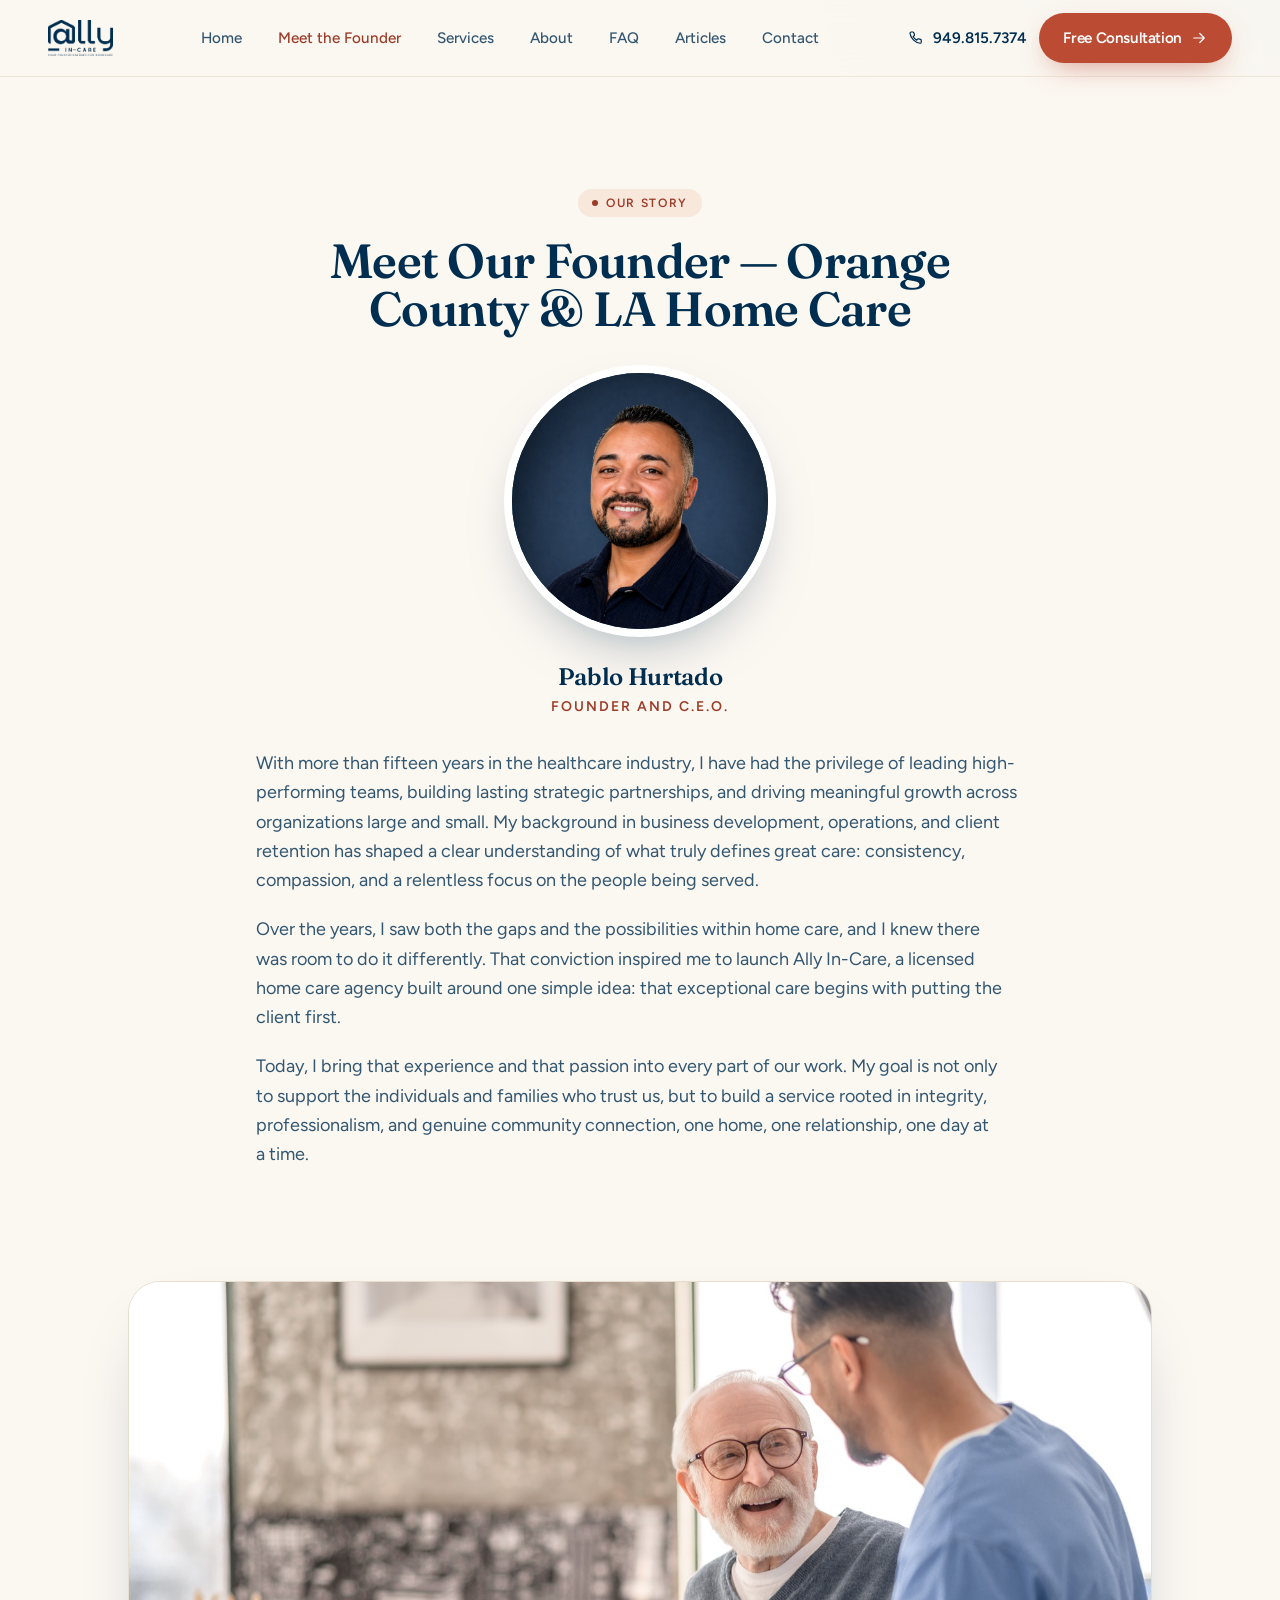
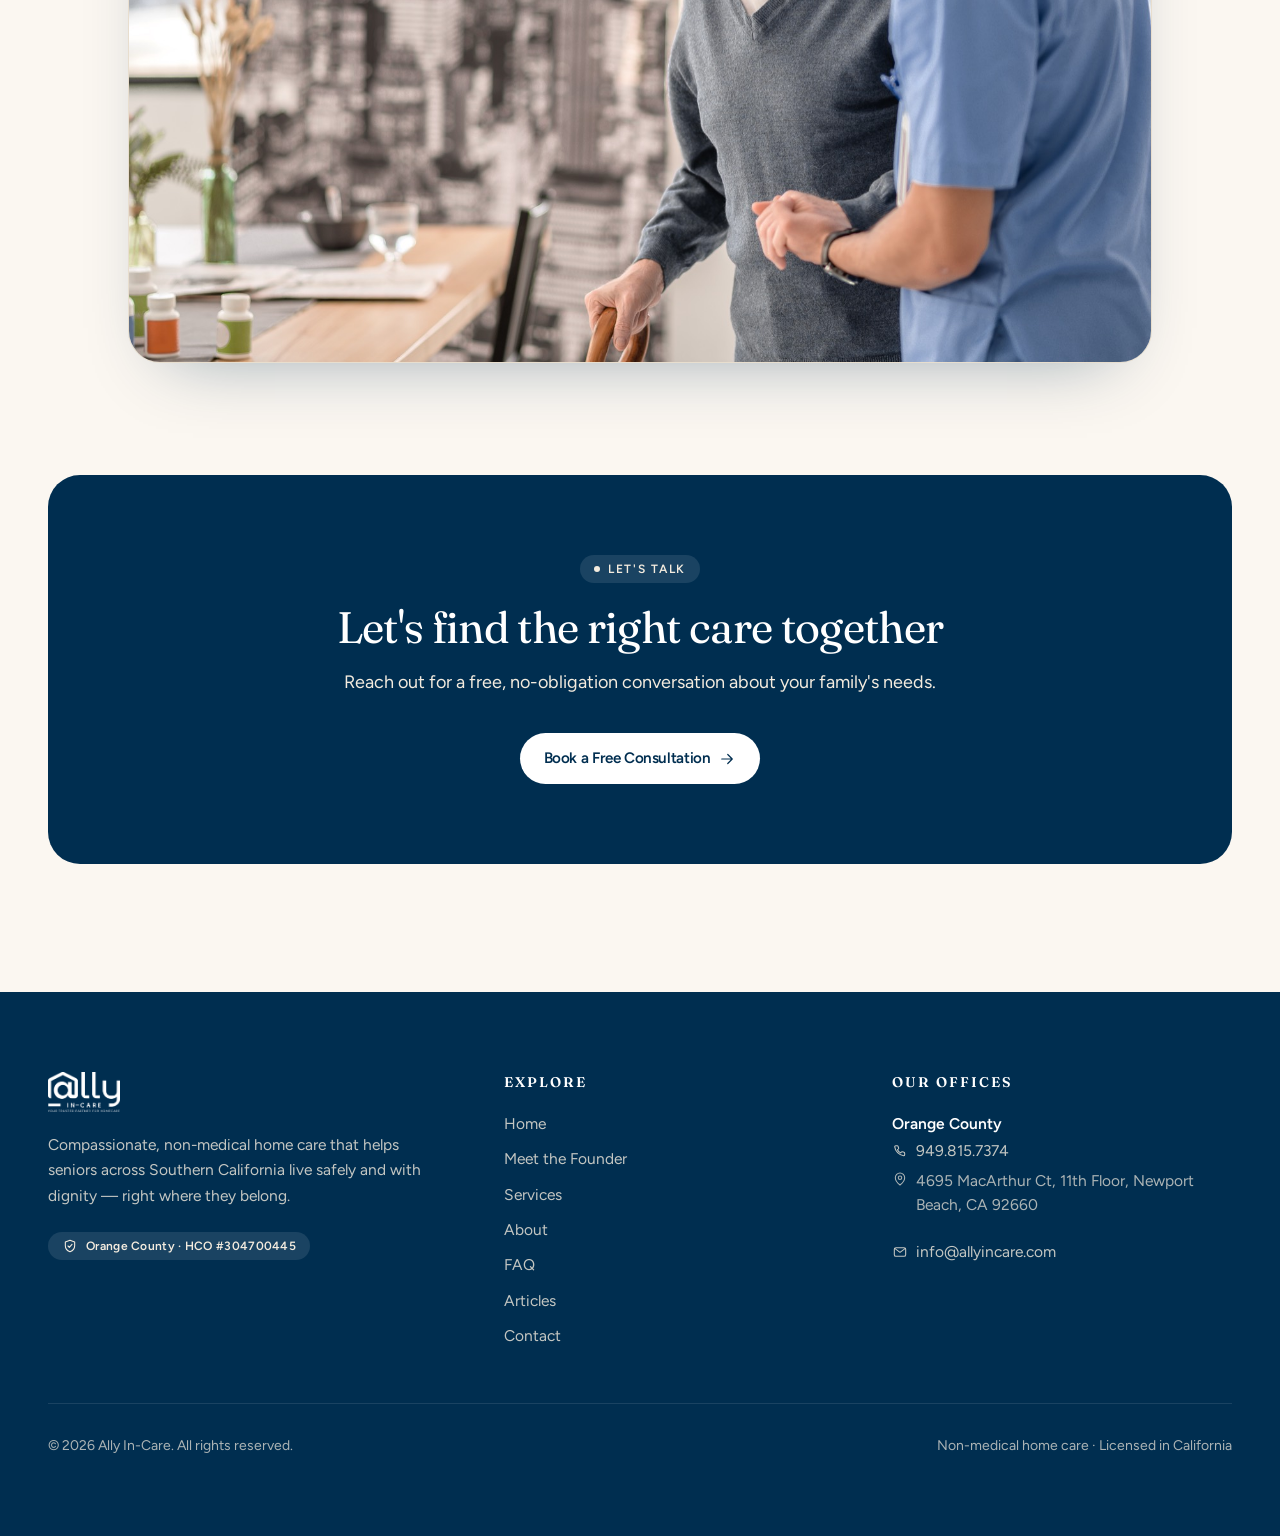
<file: meet-the-founder/index.html>
<!doctype html>
<html lang="en-US">
<head>
	<meta charset="UTF-8" />
	<meta name="viewport" content="width=device-width, initial-scale=1" />
	<title>Meet Our Founder — Ally In-Care, Orange County Home Care &#8211; Ally In-Care</title>
<meta name='robots' content='max-image-preview:large' />
<meta name="description" content="Meet the founder &amp; CEO of Ally In-Care, on a mission to bring dignified, non-medical in-home senior care to families across Orange County &amp; Los Angeles." />
<meta property="og:site_name" content="Ally In-Care" />
<meta property="og:type" content="website" />
<meta property="og:title" content="Meet Our Founder — Ally In-Care, Orange County Home Care &#8211; Ally In-Care" />
<meta property="og:description" content="Meet the founder &amp; CEO of Ally In-Care, on a mission to bring dignified, non-medical in-home senior care to families across Orange County &amp; Los Angeles." />
<meta property="og:url" content="index.html" />
<meta name="twitter:card" content="summary_large_image" />
<link rel="canonical" href="index.html" />
<link rel='dns-prefetch' href='//fonts.googleapis.com' />
<link href='https://fonts.gstatic.com' crossorigin rel='preconnect' />
<link rel="alternate" type="application/rss+xml" title="Ally In-Care &raquo; Feed" href="https://jeet-avatar.github.io/allyincare-preview/feed/" />
<link rel="alternate" type="application/rss+xml" title="Ally In-Care &raquo; Comments Feed" href="https://jeet-avatar.github.io/allyincare-preview/comments/feed/" />
<script type="application/ld+json">{"@context":"https://schema.org","@graph":[{"@type":"LocalBusiness","@id":"../index.html#business","name":"Ally In-Care","description":"Licensed non-medical home care and caregiver services for seniors across Orange County and Los Angeles County, CA — companion care, personal care, 24-hour and live-in support, dementia and respite care. DOJ-screened caregivers, 15+ years of experience.","url":"../index.html","logo":"../wp-content/themes/allyincare/assets/logo-navy.png","image":"../wp-content/themes/allyincare/assets/logo-navy.png","telephone":"+19498157374","email":"info@allyincare.com","priceRange":"$$","address":{"@type":"PostalAddress","streetAddress":"4695 MacArthur Ct, 11th Floor","addressLocality":"Newport Beach","addressRegion":"CA","postalCode":"92660","addressCountry":"US"},"geo":{"@type":"GeoCoordinates","latitude":33.659,"longitude":-117.8727},"openingHoursSpecification":[{"@type":"OpeningHoursSpecification","dayOfWeek":["Monday","Tuesday","Wednesday","Thursday","Friday"],"opens":"09:00","closes":"17:00"}],"areaServed":[{"@type":"AdministrativeArea","name":"Orange County, California"},{"@type":"AdministrativeArea","name":"Los Angeles County, California"}],"identifier":{"@type":"PropertyValue","name":"California HCO License","value":"304700445"},"knowsAbout":["Non-medical home care","In-home senior care","Companion care","Personal care","24-hour home care","Live-in care","Dementia and Alzheimer's care","Respite care","Post-hospital care","Medication reminders","Senior transportation","Caregiver services"],"founder":{"@id":"../index.html#founder"},"aggregateRating":{"@type":"AggregateRating","ratingValue":"5","bestRating":"5","worstRating":"1","reviewCount":"4"}},{"@type":"Organization","@id":"../index.html#org","name":"Ally In-Care","url":"../index.html","logo":"../wp-content/themes/allyincare/assets/logo-navy.png"},{"@type":"WebSite","@id":"../index.html#website","name":"Ally In-Care","url":"../index.html","publisher":{"@id":"../index.html#org"}},{"@type":"Person","@id":"../index.html#founder","name":"Pablo Hurtado","jobTitle":"Founder and C.E.O.","worksFor":{"@id":"../index.html#org"}},{"@type":"Service","serviceType":"Companionship & Emotional Support","name":"Companionship & Emotional Support in Orange County & Los Angeles","description":"A familiar, friendly presence for conversation, shared hobbies, and the simple comfort of not being alone.","provider":{"@id":"../index.html#business"},"areaServed":[{"@type":"AdministrativeArea","name":"Orange County, California"},{"@type":"AdministrativeArea","name":"Los Angeles County, California"}]},{"@type":"Service","serviceType":"Transportation & Errands","name":"Transportation & Errands in Orange County & Los Angeles","description":"Safe, unhurried rides to appointments, the store, place of worship, and the outings that keep life full.","provider":{"@id":"../index.html#business"},"areaServed":[{"@type":"AdministrativeArea","name":"Orange County, California"},{"@type":"AdministrativeArea","name":"Los Angeles County, California"}]},{"@type":"Service","serviceType":"Medical Appointment Assistance","name":"Medical Appointment Assistance in Orange County & Los Angeles","description":"A calm, attentive companion who helps prepare for visits, takes notes, and relays details back to the family.","provider":{"@id":"../index.html#business"},"areaServed":[{"@type":"AdministrativeArea","name":"Orange County, California"},{"@type":"AdministrativeArea","name":"Los Angeles County, California"}]},{"@type":"Service","serviceType":"Medication Reminders","name":"Medication Reminders in Orange County & Los Angeles","description":"Gentle, consistent prompts so daily medications are taken on time — supporting routine without taking over.","provider":{"@id":"../index.html#business"},"areaServed":[{"@type":"AdministrativeArea","name":"Orange County, California"},{"@type":"AdministrativeArea","name":"Los Angeles County, California"}]},{"@type":"Service","serviceType":"Bathing, Grooming & Dressing","name":"Bathing, Grooming & Dressing in Orange County & Los Angeles","description":"Respectful, dignified help with the daily personal care that protects confidence and well-being at home.","provider":{"@id":"../index.html#business"},"areaServed":[{"@type":"AdministrativeArea","name":"Orange County, California"},{"@type":"AdministrativeArea","name":"Los Angeles County, California"}]},{"@type":"Service","serviceType":"Cooking, Housekeeping & Laundry","name":"Cooking, Housekeeping & Laundry in Orange County & Los Angeles","description":"Warm meals, tidy spaces, and clean laundry — the everyday help that keeps home feeling like home.","provider":{"@id":"../index.html#business"},"areaServed":[{"@type":"AdministrativeArea","name":"Orange County, California"},{"@type":"AdministrativeArea","name":"Los Angeles County, California"}]},{"@type":"Service","serviceType":"Transfer, Mobility & Exercise","name":"Transfer, Mobility & Exercise in Orange County & Los Angeles","description":"Steady, safe support with moving about the home and gentle activity that keeps the body strong.","provider":{"@id":"../index.html#business"},"areaServed":[{"@type":"AdministrativeArea","name":"Orange County, California"},{"@type":"AdministrativeArea","name":"Los Angeles County, California"}]},{"@type":"Service","serviceType":"Care Navigation & Coordination","name":"Care Navigation & Coordination in Orange County & Los Angeles","description":"A knowledgeable ally to help families understand options and coordinate the moving pieces of care.","provider":{"@id":"../index.html#business"},"areaServed":[{"@type":"AdministrativeArea","name":"Orange County, California"},{"@type":"AdministrativeArea","name":"Los Angeles County, California"}]}]}</script>
<link rel="alternate" title="oEmbed (JSON)" type="application/json+oembed" href="https://jeet-avatar.github.io/allyincare-preview/wp-json/oembed/1.0/embed?url=https%3A%2F%2Fjeet-avatar.github.io%2Fallyincare-preview%2Fmeet-the-founder%2F" />
<link rel="alternate" title="oEmbed (XML)" type="text/xml+oembed" href="https://jeet-avatar.github.io/allyincare-preview/wp-json/oembed/1.0/embed?url=https%3A%2F%2Fjeet-avatar.github.io%2Fallyincare-preview%2Fmeet-the-founder%2F&#038;format=xml" />
<style id='wp-img-auto-sizes-contain-inline-css'>
img:is([sizes=auto i],[sizes^="auto," i]){contain-intrinsic-size:3000px 1500px}
/*# sourceURL=wp-img-auto-sizes-contain-inline-css */
</style>
<style id='wp-emoji-styles-inline-css'>

	img.wp-smiley, img.emoji {
		display: inline !important;
		border: none !important;
		box-shadow: none !important;
		height: 1em !important;
		width: 1em !important;
		margin: 0 0.07em !important;
		vertical-align: -0.1em !important;
		background: none !important;
		padding: 0 !important;
	}
/*# sourceURL=wp-emoji-styles-inline-css */
</style>
<style id='wp-block-library-inline-css'>
:root{--wp-block-synced-color:#7a00df;--wp-block-synced-color--rgb:122,0,223;--wp-bound-block-color:var(--wp-block-synced-color);--wp-editor-canvas-background:#ddd;--wp-admin-theme-color:#007cba;--wp-admin-theme-color--rgb:0,124,186;--wp-admin-theme-color-darker-10:#006ba1;--wp-admin-theme-color-darker-10--rgb:0,107,160.5;--wp-admin-theme-color-darker-20:#005a87;--wp-admin-theme-color-darker-20--rgb:0,90,135;--wp-admin-border-width-focus:2px}@media (min-resolution:192dpi){:root{--wp-admin-border-width-focus:1.5px}}.wp-element-button{cursor:pointer}:root .has-very-light-gray-background-color{background-color:#eee}:root .has-very-dark-gray-background-color{background-color:#313131}:root .has-very-light-gray-color{color:#eee}:root .has-very-dark-gray-color{color:#313131}:root .has-vivid-green-cyan-to-vivid-cyan-blue-gradient-background{background:linear-gradient(135deg,#00d084,#0693e3)}:root .has-purple-crush-gradient-background{background:linear-gradient(135deg,#34e2e4,#4721fb 50%,#ab1dfe)}:root .has-hazy-dawn-gradient-background{background:linear-gradient(135deg,#faaca8,#dad0ec)}:root .has-subdued-olive-gradient-background{background:linear-gradient(135deg,#fafae1,#67a671)}:root .has-atomic-cream-gradient-background{background:linear-gradient(135deg,#fdd79a,#004a59)}:root .has-nightshade-gradient-background{background:linear-gradient(135deg,#330968,#31cdcf)}:root .has-midnight-gradient-background{background:linear-gradient(135deg,#020381,#2874fc)}:root{--wp--preset--font-size--normal:16px;--wp--preset--font-size--huge:42px}.has-regular-font-size{font-size:1em}.has-larger-font-size{font-size:2.625em}.has-normal-font-size{font-size:var(--wp--preset--font-size--normal)}.has-huge-font-size{font-size:var(--wp--preset--font-size--huge)}.has-text-align-center{text-align:center}.has-text-align-left{text-align:left}.has-text-align-right{text-align:right}.has-fit-text{white-space:nowrap!important}#end-resizable-editor-section{display:none}.aligncenter{clear:both}.items-justified-left{justify-content:flex-start}.items-justified-center{justify-content:center}.items-justified-right{justify-content:flex-end}.items-justified-space-between{justify-content:space-between}.screen-reader-text{border:0;clip-path:inset(50%);height:1px;margin:-1px;overflow:hidden;padding:0;position:absolute;width:1px;word-wrap:normal!important}.screen-reader-text:focus{background-color:#ddd;clip-path:none;color:#444;display:block;font-size:1em;height:auto;left:5px;line-height:normal;padding:15px 23px 14px;text-decoration:none;top:5px;width:auto;z-index:100000}html :where(.has-border-color){border-style:solid}html :where([style*=border-top-color]){border-top-style:solid}html :where([style*=border-right-color]){border-right-style:solid}html :where([style*=border-bottom-color]){border-bottom-style:solid}html :where([style*=border-left-color]){border-left-style:solid}html :where([style*=border-width]){border-style:solid}html :where([style*=border-top-width]){border-top-style:solid}html :where([style*=border-right-width]){border-right-style:solid}html :where([style*=border-bottom-width]){border-bottom-style:solid}html :where([style*=border-left-width]){border-left-style:solid}html :where(img[class*=wp-image-]){height:auto;max-width:100%}:where(figure){margin:0 0 1em}html :where(.is-position-sticky){--wp-admin--admin-bar--position-offset:var(--wp-admin--admin-bar--height,0px)}@media screen and (max-width:600px){html :where(.is-position-sticky){--wp-admin--admin-bar--position-offset:0px}}

/*# sourceURL=wp-block-library-inline-css */
</style>
<style id='classic-theme-styles-inline-css'>
/*! This file is auto-generated */
.wp-block-button__link{color:#fff;background-color:#32373c;border-radius:9999px;box-shadow:none;text-decoration:none;padding:calc(.667em + 2px) calc(1.333em + 2px);font-size:1.125em}.wp-block-file__button{background:#32373c;color:#fff;text-decoration:none}
/*# sourceURL=/wp-includes/css/classic-themes.min.css */
</style>
<style id='global-styles-inline-css'>
:root{--wp--preset--aspect-ratio--square: 1;--wp--preset--aspect-ratio--4-3: 4/3;--wp--preset--aspect-ratio--3-4: 3/4;--wp--preset--aspect-ratio--3-2: 3/2;--wp--preset--aspect-ratio--2-3: 2/3;--wp--preset--aspect-ratio--16-9: 16/9;--wp--preset--aspect-ratio--9-16: 9/16;--wp--preset--color--black: #000000;--wp--preset--color--cyan-bluish-gray: #abb8c3;--wp--preset--color--white: #ffffff;--wp--preset--color--pale-pink: #f78da7;--wp--preset--color--vivid-red: #cf2e2e;--wp--preset--color--luminous-vivid-orange: #ff6900;--wp--preset--color--luminous-vivid-amber: #fcb900;--wp--preset--color--light-green-cyan: #7bdcb5;--wp--preset--color--vivid-green-cyan: #00d084;--wp--preset--color--pale-cyan-blue: #8ed1fc;--wp--preset--color--vivid-cyan-blue: #0693e3;--wp--preset--color--vivid-purple: #9b51e0;--wp--preset--gradient--vivid-cyan-blue-to-vivid-purple: linear-gradient(135deg,rgb(6,147,227) 0%,rgb(155,81,224) 100%);--wp--preset--gradient--light-green-cyan-to-vivid-green-cyan: linear-gradient(135deg,rgb(122,220,180) 0%,rgb(0,208,130) 100%);--wp--preset--gradient--luminous-vivid-amber-to-luminous-vivid-orange: linear-gradient(135deg,rgb(252,185,0) 0%,rgb(255,105,0) 100%);--wp--preset--gradient--luminous-vivid-orange-to-vivid-red: linear-gradient(135deg,rgb(255,105,0) 0%,rgb(207,46,46) 100%);--wp--preset--gradient--very-light-gray-to-cyan-bluish-gray: linear-gradient(135deg,rgb(238,238,238) 0%,rgb(169,184,195) 100%);--wp--preset--gradient--cool-to-warm-spectrum: linear-gradient(135deg,rgb(74,234,220) 0%,rgb(151,120,209) 20%,rgb(207,42,186) 40%,rgb(238,44,130) 60%,rgb(251,105,98) 80%,rgb(254,248,76) 100%);--wp--preset--gradient--blush-light-purple: linear-gradient(135deg,rgb(255,206,236) 0%,rgb(152,150,240) 100%);--wp--preset--gradient--blush-bordeaux: linear-gradient(135deg,rgb(254,205,165) 0%,rgb(254,45,45) 50%,rgb(107,0,62) 100%);--wp--preset--gradient--luminous-dusk: linear-gradient(135deg,rgb(255,203,112) 0%,rgb(199,81,192) 50%,rgb(65,88,208) 100%);--wp--preset--gradient--pale-ocean: linear-gradient(135deg,rgb(255,245,203) 0%,rgb(182,227,212) 50%,rgb(51,167,181) 100%);--wp--preset--gradient--electric-grass: linear-gradient(135deg,rgb(202,248,128) 0%,rgb(113,206,126) 100%);--wp--preset--gradient--midnight: linear-gradient(135deg,rgb(2,3,129) 0%,rgb(40,116,252) 100%);--wp--preset--font-size--small: 13px;--wp--preset--font-size--medium: 20px;--wp--preset--font-size--large: 36px;--wp--preset--font-size--x-large: 42px;--wp--preset--spacing--20: 0.44rem;--wp--preset--spacing--30: 0.67rem;--wp--preset--spacing--40: 1rem;--wp--preset--spacing--50: 1.5rem;--wp--preset--spacing--60: 2.25rem;--wp--preset--spacing--70: 3.38rem;--wp--preset--spacing--80: 5.06rem;--wp--preset--shadow--natural: 6px 6px 9px rgba(0, 0, 0, 0.2);--wp--preset--shadow--deep: 12px 12px 50px rgba(0, 0, 0, 0.4);--wp--preset--shadow--sharp: 6px 6px 0px rgba(0, 0, 0, 0.2);--wp--preset--shadow--outlined: 6px 6px 0px -3px rgb(255, 255, 255), 6px 6px rgb(0, 0, 0);--wp--preset--shadow--crisp: 6px 6px 0px rgb(0, 0, 0);}:where(.is-layout-flex){gap: 0.5em;}:where(.is-layout-grid){gap: 0.5em;}body .is-layout-flex{display: flex;}.is-layout-flex{flex-wrap: wrap;align-items: center;}.is-layout-flex > :is(*, div){margin: 0;}body .is-layout-grid{display: grid;}.is-layout-grid > :is(*, div){margin: 0;}:where(.wp-block-columns.is-layout-flex){gap: 2em;}:where(.wp-block-columns.is-layout-grid){gap: 2em;}:where(.wp-block-post-template.is-layout-flex){gap: 1.25em;}:where(.wp-block-post-template.is-layout-grid){gap: 1.25em;}.has-black-color{color: var(--wp--preset--color--black) !important;}.has-cyan-bluish-gray-color{color: var(--wp--preset--color--cyan-bluish-gray) !important;}.has-white-color{color: var(--wp--preset--color--white) !important;}.has-pale-pink-color{color: var(--wp--preset--color--pale-pink) !important;}.has-vivid-red-color{color: var(--wp--preset--color--vivid-red) !important;}.has-luminous-vivid-orange-color{color: var(--wp--preset--color--luminous-vivid-orange) !important;}.has-luminous-vivid-amber-color{color: var(--wp--preset--color--luminous-vivid-amber) !important;}.has-light-green-cyan-color{color: var(--wp--preset--color--light-green-cyan) !important;}.has-vivid-green-cyan-color{color: var(--wp--preset--color--vivid-green-cyan) !important;}.has-pale-cyan-blue-color{color: var(--wp--preset--color--pale-cyan-blue) !important;}.has-vivid-cyan-blue-color{color: var(--wp--preset--color--vivid-cyan-blue) !important;}.has-vivid-purple-color{color: var(--wp--preset--color--vivid-purple) !important;}.has-black-background-color{background-color: var(--wp--preset--color--black) !important;}.has-cyan-bluish-gray-background-color{background-color: var(--wp--preset--color--cyan-bluish-gray) !important;}.has-white-background-color{background-color: var(--wp--preset--color--white) !important;}.has-pale-pink-background-color{background-color: var(--wp--preset--color--pale-pink) !important;}.has-vivid-red-background-color{background-color: var(--wp--preset--color--vivid-red) !important;}.has-luminous-vivid-orange-background-color{background-color: var(--wp--preset--color--luminous-vivid-orange) !important;}.has-luminous-vivid-amber-background-color{background-color: var(--wp--preset--color--luminous-vivid-amber) !important;}.has-light-green-cyan-background-color{background-color: var(--wp--preset--color--light-green-cyan) !important;}.has-vivid-green-cyan-background-color{background-color: var(--wp--preset--color--vivid-green-cyan) !important;}.has-pale-cyan-blue-background-color{background-color: var(--wp--preset--color--pale-cyan-blue) !important;}.has-vivid-cyan-blue-background-color{background-color: var(--wp--preset--color--vivid-cyan-blue) !important;}.has-vivid-purple-background-color{background-color: var(--wp--preset--color--vivid-purple) !important;}.has-black-border-color{border-color: var(--wp--preset--color--black) !important;}.has-cyan-bluish-gray-border-color{border-color: var(--wp--preset--color--cyan-bluish-gray) !important;}.has-white-border-color{border-color: var(--wp--preset--color--white) !important;}.has-pale-pink-border-color{border-color: var(--wp--preset--color--pale-pink) !important;}.has-vivid-red-border-color{border-color: var(--wp--preset--color--vivid-red) !important;}.has-luminous-vivid-orange-border-color{border-color: var(--wp--preset--color--luminous-vivid-orange) !important;}.has-luminous-vivid-amber-border-color{border-color: var(--wp--preset--color--luminous-vivid-amber) !important;}.has-light-green-cyan-border-color{border-color: var(--wp--preset--color--light-green-cyan) !important;}.has-vivid-green-cyan-border-color{border-color: var(--wp--preset--color--vivid-green-cyan) !important;}.has-pale-cyan-blue-border-color{border-color: var(--wp--preset--color--pale-cyan-blue) !important;}.has-vivid-cyan-blue-border-color{border-color: var(--wp--preset--color--vivid-cyan-blue) !important;}.has-vivid-purple-border-color{border-color: var(--wp--preset--color--vivid-purple) !important;}.has-vivid-cyan-blue-to-vivid-purple-gradient-background{background: var(--wp--preset--gradient--vivid-cyan-blue-to-vivid-purple) !important;}.has-light-green-cyan-to-vivid-green-cyan-gradient-background{background: var(--wp--preset--gradient--light-green-cyan-to-vivid-green-cyan) !important;}.has-luminous-vivid-amber-to-luminous-vivid-orange-gradient-background{background: var(--wp--preset--gradient--luminous-vivid-amber-to-luminous-vivid-orange) !important;}.has-luminous-vivid-orange-to-vivid-red-gradient-background{background: var(--wp--preset--gradient--luminous-vivid-orange-to-vivid-red) !important;}.has-very-light-gray-to-cyan-bluish-gray-gradient-background{background: var(--wp--preset--gradient--very-light-gray-to-cyan-bluish-gray) !important;}.has-cool-to-warm-spectrum-gradient-background{background: var(--wp--preset--gradient--cool-to-warm-spectrum) !important;}.has-blush-light-purple-gradient-background{background: var(--wp--preset--gradient--blush-light-purple) !important;}.has-blush-bordeaux-gradient-background{background: var(--wp--preset--gradient--blush-bordeaux) !important;}.has-luminous-dusk-gradient-background{background: var(--wp--preset--gradient--luminous-dusk) !important;}.has-pale-ocean-gradient-background{background: var(--wp--preset--gradient--pale-ocean) !important;}.has-electric-grass-gradient-background{background: var(--wp--preset--gradient--electric-grass) !important;}.has-midnight-gradient-background{background: var(--wp--preset--gradient--midnight) !important;}.has-small-font-size{font-size: var(--wp--preset--font-size--small) !important;}.has-medium-font-size{font-size: var(--wp--preset--font-size--medium) !important;}.has-large-font-size{font-size: var(--wp--preset--font-size--large) !important;}.has-x-large-font-size{font-size: var(--wp--preset--font-size--x-large) !important;}
/*# sourceURL=global-styles-inline-css */
</style>

<link rel='stylesheet' id='allyincare-fonts-css' href='https://fonts.googleapis.com/css2?family=Figtree:wght@400;500;600;700&#038;family=Fraunces:ital,opsz,wght@0,9..144,400;0,9..144,500;0,9..144,600;0,9..144,700;1,9..144,400;1,9..144,500&#038;display=swap' media='all' />
<link rel='stylesheet' id='allyincare-theme-css' href='../wp-content/themes/allyincare/assets/theme.css?ver=1.0.0' media='all' />
<link rel="https://api.w.org/" href="https://jeet-avatar.github.io/allyincare-preview/wp-json/" /><link rel="alternate" title="JSON" type="application/json" href="https://jeet-avatar.github.io/allyincare-preview/wp-json/wp/v2/pages/31" /><link rel="EditURI" type="application/rsd+xml" title="RSD" href="https://jeet-avatar.github.io/allyincare-preview/xmlrpc.php?rsd" />
<meta name="generator" content="WordPress 6.9.4" />
<link rel="canonical" href="index.html" />
<link rel='shortlink' href='https://jeet-avatar.github.io/allyincare-preview/?p=31' />
</head>
<body class="wp-singular page-template page-template-templates page-template-page-founder page-template-templatespage-founder-php page page-id-31 wp-theme-allyincare bg-cream text-ink antialiased grain-cream">

<a href="#main" class="sr-only focus:not-sr-only focus:absolute focus:left-4 focus:top-4 focus:z-[60] focus:rounded-full focus:bg-navy focus:px-5 focus:py-3 focus:text-white">Skip to content</a>

<header class="site-header sticky top-0 z-50 border-b border-line/70 bg-cream/85 backdrop-blur-md">
	<div class="container-x">
		<div class="flex h-[4.75rem] items-center justify-between gap-4">
			<a href="../index.html" class="flex items-center gap-3" aria-label="Ally In-Care — home">
				<img src="../wp-content/themes/allyincare/assets/logo-navy.png" alt="Ally In-Care" class="h-9 w-auto" width="140" height="36" />
			</a>

			<nav class="hidden items-center gap-1 lg:flex" aria-label="Primary">
									<a
						href="../index.html"
						class="relative rounded-full px-4 py-2 text-[0.95rem] font-medium transition-colors text-navy/80 hover:text-navy"
											>Home</a>
									<a
						href="index.html"
						class="relative rounded-full px-4 py-2 text-[0.95rem] font-medium transition-colors text-terracotta-700"
						aria-current="page"					>Meet the Founder</a>
									<a
						href="../our-services/index.html"
						class="relative rounded-full px-4 py-2 text-[0.95rem] font-medium transition-colors text-navy/80 hover:text-navy"
											>Services</a>
									<a
						href="../about-us/index.html"
						class="relative rounded-full px-4 py-2 text-[0.95rem] font-medium transition-colors text-navy/80 hover:text-navy"
											>About</a>
									<a
						href="../frequently-asked-questions/index.html"
						class="relative rounded-full px-4 py-2 text-[0.95rem] font-medium transition-colors text-navy/80 hover:text-navy"
											>FAQ</a>
									<a
						href="../news-and-articles/index.html"
						class="relative rounded-full px-4 py-2 text-[0.95rem] font-medium transition-colors text-navy/80 hover:text-navy"
											>Articles</a>
									<a
						href="../contact-us/index.html"
						class="relative rounded-full px-4 py-2 text-[0.95rem] font-medium transition-colors text-navy/80 hover:text-navy"
											>Contact</a>
							</nav>

			<div class="hidden items-center gap-3 lg:flex">
									<a href="tel:+19498157374" class="inline-flex items-center gap-2 text-[0.95rem] font-semibold text-navy hover:text-terracotta-700">
						<svg class="h-[18px] w-[18px]" viewBox="0 0 24 24" fill="none" stroke="currentColor" stroke-width="1.6" stroke-linecap="round" stroke-linejoin="round" aria-hidden="true"><path d="M4 5.5C4 4.7 4.7 4 5.5 4h2.2c.6 0 1.2.4 1.4 1l.8 2.5c.2.6 0 1.2-.5 1.6l-1.2.9a11 11 0 0 0 4.8 4.8l.9-1.2c.4-.5 1-.7 1.6-.5l2.5.8c.6.2 1 .8 1 1.4v2.2c0 .8-.7 1.5-1.5 1.5A15.5 15.5 0 0 1 4 5.5Z"/></svg>						949.815.7374					</a>
								<a href="../contact-us/index.html" class="group inline-flex items-center justify-center gap-2 rounded-full px-6 py-3.5 text-[0.95rem] font-semibold tracking-tight transition-all duration-200 bg-terracotta text-white hover:bg-terracotta-700 shadow-[0_10px_30px_-12px_rgba(188,75,51,0.7)] ">Free Consultation<svg class="h-[18px] w-[18px] transition-transform duration-200 group-hover:translate-x-0.5" viewBox="0 0 24 24" fill="none" stroke="currentColor" stroke-width="1.6" stroke-linecap="round" stroke-linejoin="round" aria-hidden="true"><path d="M5 12h14M13 6l6 6-6 6"/></svg></a>			</div>

			<button type="button" class="js-menu-toggle inline-flex h-11 w-11 items-center justify-center rounded-full border border-line text-navy lg:hidden" aria-expanded="false" aria-controls="mobile-nav" aria-label="Open menu">
				<svg class="h-6 w-6" viewBox="0 0 24 24" fill="none" stroke="currentColor" stroke-width="1.6" stroke-linecap="round" stroke-linejoin="round" aria-hidden="true"><path d="M4 7h16M4 12h16M4 17h16"/></svg>			</button>
		</div>
	</div>

	<div id="mobile-nav" class="js-mobile-nav hidden border-t border-line bg-cream lg:hidden">
		<div class="container-x py-4">
			<nav class="flex flex-col gap-1" aria-label="Mobile">
									<a href="../index.html" class="rounded-xl px-4 py-3 text-base font-medium text-navy hover:bg-cream-100">Home</a>
									<a href="index.html" class="rounded-xl px-4 py-3 text-base font-medium bg-peach text-terracotta-700">Meet the Founder</a>
									<a href="../our-services/index.html" class="rounded-xl px-4 py-3 text-base font-medium text-navy hover:bg-cream-100">Services</a>
									<a href="../about-us/index.html" class="rounded-xl px-4 py-3 text-base font-medium text-navy hover:bg-cream-100">About</a>
									<a href="../frequently-asked-questions/index.html" class="rounded-xl px-4 py-3 text-base font-medium text-navy hover:bg-cream-100">FAQ</a>
									<a href="../news-and-articles/index.html" class="rounded-xl px-4 py-3 text-base font-medium text-navy hover:bg-cream-100">Articles</a>
									<a href="../contact-us/index.html" class="rounded-xl px-4 py-3 text-base font-medium text-navy hover:bg-cream-100">Contact</a>
							</nav>
			<div class="mt-4 flex flex-col gap-3">
									<a href="tel:+19498157374" class="inline-flex items-center justify-center gap-2 rounded-full border border-line px-6 py-3 font-semibold text-navy">
						<svg class="h-[18px] w-[18px]" viewBox="0 0 24 24" fill="none" stroke="currentColor" stroke-width="1.6" stroke-linecap="round" stroke-linejoin="round" aria-hidden="true"><path d="M4 5.5C4 4.7 4.7 4 5.5 4h2.2c.6 0 1.2.4 1.4 1l.8 2.5c.2.6 0 1.2-.5 1.6l-1.2.9a11 11 0 0 0 4.8 4.8l.9-1.2c.4-.5 1-.7 1.6-.5l2.5.8c.6.2 1 .8 1 1.4v2.2c0 .8-.7 1.5-1.5 1.5A15.5 15.5 0 0 1 4 5.5Z"/></svg>						949.815.7374					</a>
								<a href="../contact-us/index.html" class="group inline-flex items-center justify-center gap-2 rounded-full px-6 py-3.5 text-[0.95rem] font-semibold tracking-tight transition-all duration-200 bg-terracotta text-white hover:bg-terracotta-700 shadow-[0_10px_30px_-12px_rgba(188,75,51,0.7)] w-full">Free Consultation<svg class="h-[18px] w-[18px] transition-transform duration-200 group-hover:translate-x-0.5" viewBox="0 0 24 24" fill="none" stroke="currentColor" stroke-width="1.6" stroke-linecap="round" stroke-linejoin="round" aria-hidden="true"><path d="M5 12h14M13 6l6 6-6 6"/></svg></a>			</div>
		</div>
	</div>
</header>

<main id="main">
<section id="founder" class="bg-cream py-20 sm:py-28">
	<div class="container-x">
		<div class="mx-auto max-w-3xl text-center">
			<span class="inline-flex items-center gap-2 rounded-full px-3.5 py-1.5 text-xs font-semibold uppercase tracking-[0.14em] text-terracotta-700 bg-peach"><span class="h-1.5 w-1.5 rounded-full bg-current" aria-hidden="true"></span>Our Story</span>			<h1 class="reveal reveal-1 mt-5 text-4xl font-semibold text-navy sm:text-5xl">Meet Our Founder — Orange County &amp; LA Home Care</h1>
							<div class="reveal reveal-2 mx-auto mt-10 h-56 w-56 overflow-hidden rounded-full bg-navy shadow-[0_24px_60px_-24px_rgba(0,46,80,0.55)] ring-8 ring-white sm:h-64 sm:w-64">
					<img
						src="../wp-content/themes/allyincare/assets/img/founder-pablo.jpg"
						alt="Pablo Hurtado, Founder and C.E.O."
						class="h-full w-full object-cover"
						width="256"
						height="256"
						loading="lazy"
					/>
				</div>
			
			<h3 class="reveal reveal-3 mt-8 text-2xl font-semibold text-navy">Pablo Hurtado</h3>
							<p class="mt-1 text-sm font-semibold uppercase tracking-[0.14em] text-terracotta-700">Founder and C.E.O.</p>
			
			<div class="reveal reveal-4 mt-8 space-y-5 text-left text-lg leading-relaxed text-navy/80 text-pretty">
																				<p>With more than fifteen years in the healthcare industry, I have had the privilege of leading high-performing teams, building lasting strategic partnerships, and driving meaningful growth across organizations large and small. My background in business development, operations, and client retention has shaped a clear understanding of what truly defines great care: consistency, compassion, and a relentless focus on the people being served.</p>
																									<p>Over the years, I saw both the gaps and the possibilities within home care, and I knew there was room to do it differently. That conviction inspired me to launch Ally In-Care, a licensed home care agency built around one simple idea: that exceptional care begins with putting the client first.</p>
																									<p>Today, I bring that experience and that passion into every part of our work. My goal is not only to support the individuals and families who trust us, but to build a service rooted in integrity, professionalism, and genuine community connection, one home, one relationship, one day at a time.</p>
												</div>
		</div>
	</div>
</section>

<section class="pb-20 sm:pb-28">
	<div class="container-x">
		<div class="mx-auto max-w-5xl overflow-hidden rounded-3xl border border-line bg-white shadow-[0_30px_70px_-40px_rgba(0,46,80,0.45)]">
			<img
				src="../wp-content/themes/allyincare/assets/img/care-conversation.jpg"
				alt="An Ally In-Care caregiver sharing a warm moment with a client at home"
				class="h-full w-full object-cover"
				width="1600"
				height="1067"
				loading="lazy"
			/>
		</div>
	</div>
</section>

<section class="pb-20 sm:pb-24">
	<div class="container-x">
		<div class="relative overflow-hidden rounded-3xl bg-navy px-8 py-14 text-center sm:px-16 sm:py-20">
			<div class="mx-auto max-w-2xl">
				<div class="max-w-2xl mx-auto text-center"><span class="inline-flex items-center gap-2 rounded-full px-3.5 py-1.5 text-xs font-semibold uppercase tracking-[0.14em] text-cream-200 bg-white/10"><span class="h-1.5 w-1.5 rounded-full bg-current" aria-hidden="true"></span>Let&#039;s Talk</span><h2 class="mt-5 text-3xl leading-[1.12] sm:text-4xl md:text-[2.75rem] text-balance !text-white">Let's find the right care together</h2><p class="mt-4 text-lg leading-relaxed text-pretty text-cream-200">Reach out for a free, no-obligation conversation about your family's needs.</p></div>				<div class="mt-9 flex justify-center">
					<a href="../contact-us/index.html" class="group inline-flex items-center justify-center gap-2 rounded-full px-6 py-3.5 text-[0.95rem] font-semibold tracking-tight transition-all duration-200 bg-white text-navy hover:bg-cream-200 ">Book a Free Consultation<svg class="h-[18px] w-[18px] transition-transform duration-200 group-hover:translate-x-0.5" viewBox="0 0 24 24" fill="none" stroke="currentColor" stroke-width="1.6" stroke-linecap="round" stroke-linejoin="round" aria-hidden="true"><path d="M5 12h14M13 6l6 6-6 6"/></svg></a>				</div>
			</div>
		</div>
	</div>
</section>

</main>

<footer class="mt-8 bg-navy text-cream-200">
	<div class="container-x py-16 sm:py-20">
		<div class="grid gap-12 lg:grid-cols-[1.2fr_1fr_1fr]">
			<div>
				<img src="../wp-content/themes/allyincare/assets/logo-white.png" alt="Ally In-Care" class="h-10 w-auto" width="160" height="40" />
				<p class="mt-5 max-w-sm text-[0.97rem] leading-relaxed text-cream-200/80 text-pretty">
					Compassionate, non-medical home care that helps seniors across Southern California live safely and with dignity — right where they belong.
				</p>
				<div class="mt-6 flex flex-wrap gap-2">
											<span class="inline-flex items-center gap-2 rounded-full bg-white/10 px-3.5 py-1.5 text-xs font-semibold tracking-wide">
							<svg class="h-4 w-4" viewBox="0 0 24 24" fill="none" stroke="currentColor" stroke-width="1.6" stroke-linecap="round" stroke-linejoin="round" aria-hidden="true"><path d="M12 3.5 19 6v5.5c0 4.4-3 7.5-7 9-4-1.5-7-4.6-7-9V6l7-2.5Z"/><path d="m9 12 2 2 4-4.5"/></svg>							Orange County · HCO #304700445						</span>
									</div>
			</div>

			<div>
				<h2 class="text-sm font-semibold uppercase tracking-[0.14em] text-white">Explore</h2>
				<ul class="mt-5 space-y-3 text-[0.97rem]">
											<li><a href="../index.html" class="text-cream-200/80 transition-colors hover:text-white">Home</a></li>
											<li><a href="index.html" class="text-cream-200/80 transition-colors hover:text-white">Meet the Founder</a></li>
											<li><a href="../our-services/index.html" class="text-cream-200/80 transition-colors hover:text-white">Services</a></li>
											<li><a href="../about-us/index.html" class="text-cream-200/80 transition-colors hover:text-white">About</a></li>
											<li><a href="../frequently-asked-questions/index.html" class="text-cream-200/80 transition-colors hover:text-white">FAQ</a></li>
											<li><a href="../news-and-articles/index.html" class="text-cream-200/80 transition-colors hover:text-white">Articles</a></li>
											<li><a href="../contact-us/index.html" class="text-cream-200/80 transition-colors hover:text-white">Contact</a></li>
									</ul>
			</div>

			<div>
				<h2 class="text-sm font-semibold uppercase tracking-[0.14em] text-white">Our Offices</h2>
				<ul class="mt-5 space-y-6 text-[0.97rem]">
											<li>
							<p class="font-semibold text-white">Orange County</p>
															<a href="tel:+19498157374" class="mt-1 inline-flex items-center gap-2 text-cream-200/80 hover:text-white">
									<svg class="h-4 w-4" viewBox="0 0 24 24" fill="none" stroke="currentColor" stroke-width="1.6" stroke-linecap="round" stroke-linejoin="round" aria-hidden="true"><path d="M4 5.5C4 4.7 4.7 4 5.5 4h2.2c.6 0 1.2.4 1.4 1l.8 2.5c.2.6 0 1.2-.5 1.6l-1.2.9a11 11 0 0 0 4.8 4.8l.9-1.2c.4-.5 1-.7 1.6-.5l2.5.8c.6.2 1 .8 1 1.4v2.2c0 .8-.7 1.5-1.5 1.5A15.5 15.5 0 0 1 4 5.5Z"/></svg>									949.815.7374								</a>
																						<p class="mt-1 flex items-start gap-2 text-cream-200/70">
									<svg class="mt-0.5 h-4 w-4 flex-none" viewBox="0 0 24 24" fill="none" stroke="currentColor" stroke-width="1.6" stroke-linecap="round" stroke-linejoin="round" aria-hidden="true"><path d="M12 21s7-5.6 7-11a7 7 0 1 0-14 0c0 5.4 7 11 7 11Z"/><circle cx="12" cy="10" r="2.6"/></svg>									<span>4695 MacArthur Ct, 11th Floor, Newport Beach, CA 92660</span>
								</p>
													</li>
										<li>
						<a href="mailto:info@allyincare.com" class="inline-flex items-center gap-2 text-cream-200/80 hover:text-white">
							<svg class="h-4 w-4" viewBox="0 0 24 24" fill="none" stroke="currentColor" stroke-width="1.6" stroke-linecap="round" stroke-linejoin="round" aria-hidden="true"><rect x="3.5" y="5.5" width="17" height="13" rx="2.5"/><path d="m4.5 7 7.5 5.5L19.5 7"/></svg>							info@allyincare.com						</a>
					</li>
				</ul>
			</div>
		</div>

		<div class="mt-14 flex flex-col gap-3 border-t border-white/10 pt-8 text-sm text-cream-200/70 sm:flex-row sm:items-center sm:justify-between">
			<p>&copy; 2026 Ally In-Care. All rights reserved.</p>
			<p>Non-medical home care · Licensed in California</p>
		</div>
	</div>
</footer>

<script type="speculationrules">
{"prefetch":[{"source":"document","where":{"and":[{"href_matches":"/*"},{"not":{"href_matches":["/wp-*.php","/wp-admin/*","/wp-content/uploads/*","/wp-content/*","/wp-content/plugins/*","/wp-content/themes/allyincare/*","/*\\?(.+)"]}},{"not":{"selector_matches":"a[rel~=\"nofollow\"]"}},{"not":{"selector_matches":".no-prefetch, .no-prefetch a"}}]},"eagerness":"conservative"}]}
</script>
<script src="../wp-content/themes/allyincare/assets/ui.js?ver=1.0.0" id="allyincare-ui-js"></script>
<script id="wp-emoji-settings" type="application/json">
{"baseUrl":"https://s.w.org/images/core/emoji/17.0.2/72x72/","ext":".png","svgUrl":"https://s.w.org/images/core/emoji/17.0.2/svg/","svgExt":".svg","source":{"concatemoji":"https://jeet-avatar.github.io/allyincare-preview/wp-includes/js/wp-emoji-release.min.js?ver=6.9.4"}}
</script>
<script type="module">
/*! This file is auto-generated */
const a=JSON.parse(document.getElementById("wp-emoji-settings").textContent),o=(window._wpemojiSettings=a,"wpEmojiSettingsSupports"),s=["flag","emoji"];function i(e){try{var t={supportTests:e,timestamp:(new Date).valueOf()};sessionStorage.setItem(o,JSON.stringify(t))}catch(e){}}function c(e,t,n){e.clearRect(0,0,e.canvas.width,e.canvas.height),e.fillText(t,0,0);t=new Uint32Array(e.getImageData(0,0,e.canvas.width,e.canvas.height).data);e.clearRect(0,0,e.canvas.width,e.canvas.height),e.fillText(n,0,0);const a=new Uint32Array(e.getImageData(0,0,e.canvas.width,e.canvas.height).data);return t.every((e,t)=>e===a[t])}function p(e,t){e.clearRect(0,0,e.canvas.width,e.canvas.height),e.fillText(t,0,0);var n=e.getImageData(16,16,1,1);for(let e=0;e<n.data.length;e++)if(0!==n.data[e])return!1;return!0}function u(e,t,n,a){switch(t){case"flag":return n(e,"\ud83c\udff3\ufe0f\u200d\u26a7\ufe0f","\ud83c\udff3\ufe0f\u200b\u26a7\ufe0f")?!1:!n(e,"\ud83c\udde8\ud83c\uddf6","\ud83c\udde8\u200b\ud83c\uddf6")&&!n(e,"\ud83c\udff4\udb40\udc67\udb40\udc62\udb40\udc65\udb40\udc6e\udb40\udc67\udb40\udc7f","\ud83c\udff4\u200b\udb40\udc67\u200b\udb40\udc62\u200b\udb40\udc65\u200b\udb40\udc6e\u200b\udb40\udc67\u200b\udb40\udc7f");case"emoji":return!a(e,"\ud83e\u1fac8")}return!1}function f(e,t,n,a){let r;const o=(r="undefined"!=typeof WorkerGlobalScope&&self instanceof WorkerGlobalScope?new OffscreenCanvas(300,150):document.createElement("canvas")).getContext("2d",{willReadFrequently:!0}),s=(o.textBaseline="top",o.font="600 32px Arial",{});return e.forEach(e=>{s[e]=t(o,e,n,a)}),s}function r(e){var t=document.createElement("script");t.src=e,t.defer=!0,document.head.appendChild(t)}a.supports={everything:!0,everythingExceptFlag:!0},new Promise(t=>{let n=function(){try{var e=JSON.parse(sessionStorage.getItem(o));if("object"==typeof e&&"number"==typeof e.timestamp&&(new Date).valueOf()<e.timestamp+604800&&"object"==typeof e.supportTests)return e.supportTests}catch(e){}return null}();if(!n){if("undefined"!=typeof Worker&&"undefined"!=typeof OffscreenCanvas&&"undefined"!=typeof URL&&URL.createObjectURL&&"undefined"!=typeof Blob)try{var e="postMessage("+f.toString()+"("+[JSON.stringify(s),u.toString(),c.toString(),p.toString()].join(",")+"));",a=new Blob([e],{type:"text/javascript"});const r=new Worker(URL.createObjectURL(a),{name:"wpTestEmojiSupports"});return void(r.onmessage=e=>{i(n=e.data),r.terminate(),t(n)})}catch(e){}i(n=f(s,u,c,p))}t(n)}).then(e=>{for(const n in e)a.supports[n]=e[n],a.supports.everything=a.supports.everything&&a.supports[n],"flag"!==n&&(a.supports.everythingExceptFlag=a.supports.everythingExceptFlag&&a.supports[n]);var t;a.supports.everythingExceptFlag=a.supports.everythingExceptFlag&&!a.supports.flag,a.supports.everything||((t=a.source||{}).concatemoji?r(t.concatemoji):t.wpemoji&&t.twemoji&&(r(t.twemoji),r(t.wpemoji)))});
//# sourceURL=https://jeet-avatar.github.io/allyincare-preview/wp-includes/js/wp-emoji-loader.min.js
</script>
</body>
</html>
</file>
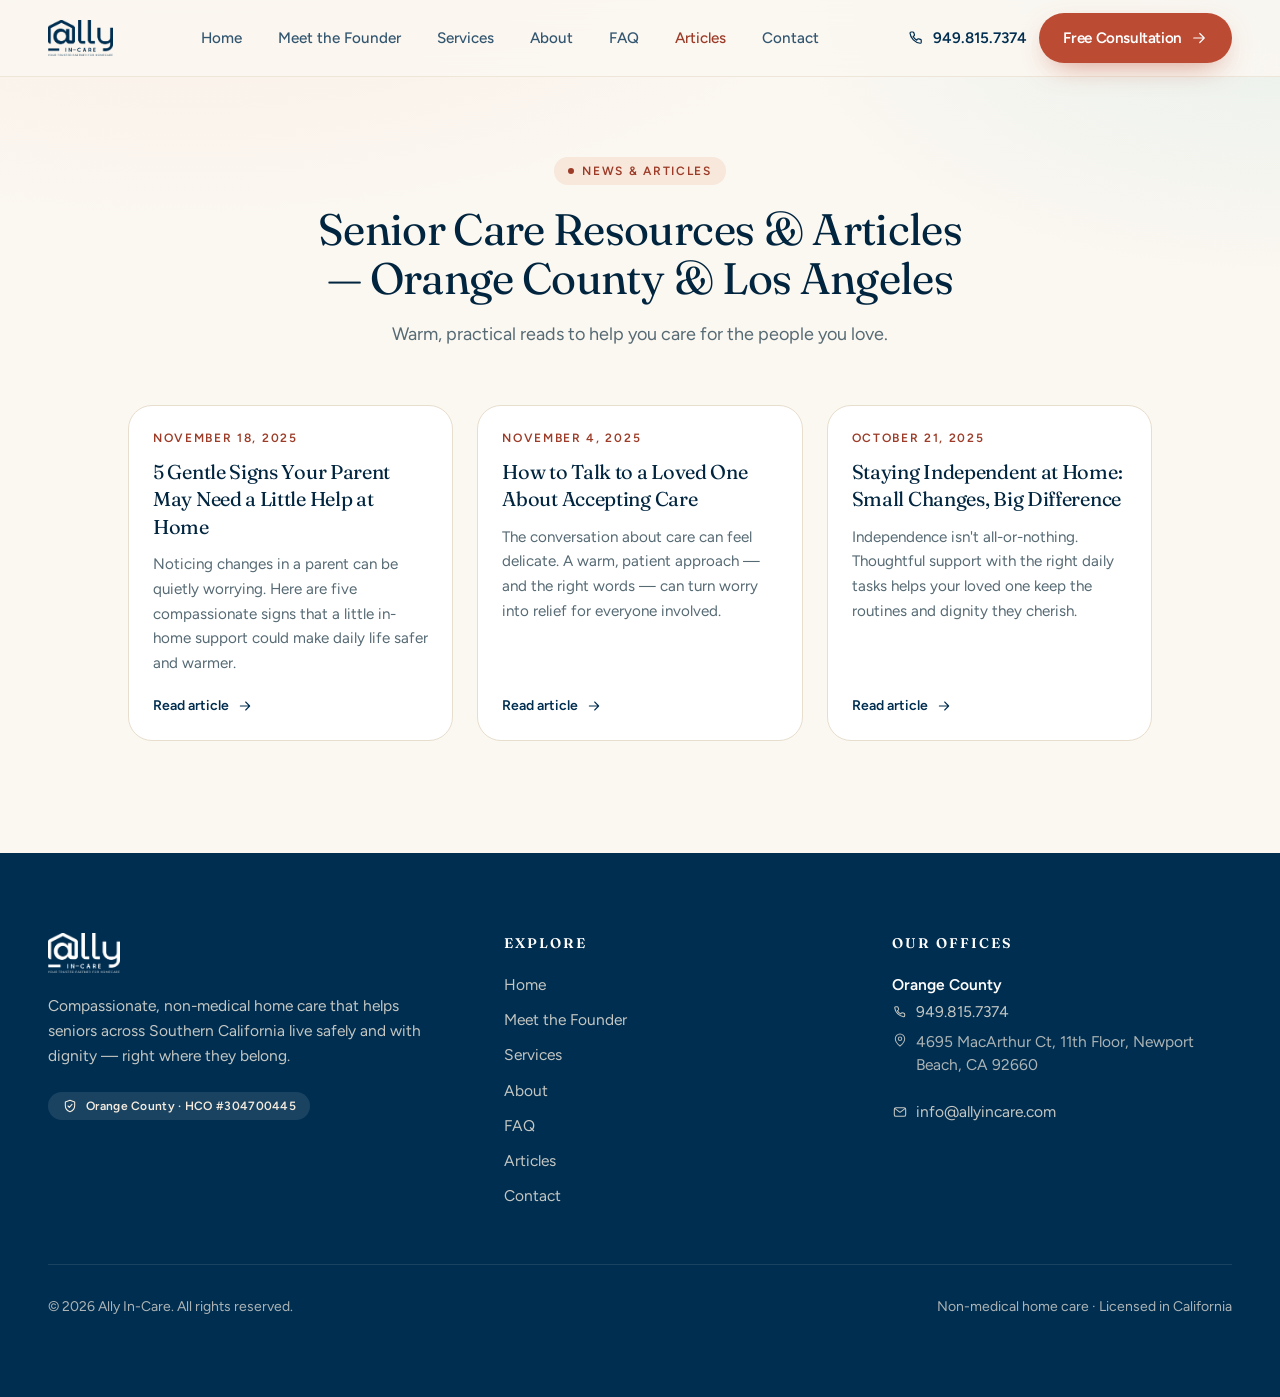
<file: news-and-articles/index.html>
<!doctype html>
<html lang="en-US">
<head>
	<meta charset="UTF-8" />
	<meta name="viewport" content="width=device-width, initial-scale=1" />
	<title>Senior Care Resources &#038; Articles — Ally In-Care, Orange County &#8211; Ally In-Care</title>
<meta name='robots' content='max-image-preview:large' />
<meta name="description" content="Guides on caring for aging loved ones at home — dementia care, home safety, staying independent, and choosing in-home care across Orange County &amp; Los Angeles." />
<meta property="og:site_name" content="Ally In-Care" />
<meta property="og:type" content="website" />
<meta property="og:title" content="Senior Care Resources &#038; Articles — Ally In-Care, Orange County &#8211; Ally In-Care" />
<meta property="og:description" content="Guides on caring for aging loved ones at home — dementia care, home safety, staying independent, and choosing in-home care across Orange County &amp; Los Angeles." />
<meta property="og:url" content="index.html" />
<meta name="twitter:card" content="summary_large_image" />
<link rel="canonical" href="index.html" />
<link rel='dns-prefetch' href='//fonts.googleapis.com' />
<link href='https://fonts.gstatic.com' crossorigin rel='preconnect' />
<link rel="alternate" type="application/rss+xml" title="Ally In-Care &raquo; Feed" href="https://jeet-avatar.github.io/allyincare-preview/feed/" />
<link rel="alternate" type="application/rss+xml" title="Ally In-Care &raquo; Comments Feed" href="https://jeet-avatar.github.io/allyincare-preview/comments/feed/" />
<script type="application/ld+json">{"@context":"https://schema.org","@graph":[{"@type":"LocalBusiness","@id":"../index.html#business","name":"Ally In-Care","description":"Licensed non-medical home care and caregiver services for seniors across Orange County and Los Angeles County, CA — companion care, personal care, 24-hour and live-in support, dementia and respite care. DOJ-screened caregivers, 15+ years of experience.","url":"../index.html","logo":"../wp-content/themes/allyincare/assets/logo-navy.png","image":"../wp-content/themes/allyincare/assets/logo-navy.png","telephone":"+19498157374","email":"info@allyincare.com","priceRange":"$$","address":{"@type":"PostalAddress","streetAddress":"4695 MacArthur Ct, 11th Floor","addressLocality":"Newport Beach","addressRegion":"CA","postalCode":"92660","addressCountry":"US"},"geo":{"@type":"GeoCoordinates","latitude":33.659,"longitude":-117.8727},"openingHoursSpecification":[{"@type":"OpeningHoursSpecification","dayOfWeek":["Monday","Tuesday","Wednesday","Thursday","Friday"],"opens":"09:00","closes":"17:00"}],"areaServed":[{"@type":"AdministrativeArea","name":"Orange County, California"},{"@type":"AdministrativeArea","name":"Los Angeles County, California"}],"identifier":{"@type":"PropertyValue","name":"California HCO License","value":"304700445"},"knowsAbout":["Non-medical home care","In-home senior care","Companion care","Personal care","24-hour home care","Live-in care","Dementia and Alzheimer's care","Respite care","Post-hospital care","Medication reminders","Senior transportation","Caregiver services"],"founder":{"@id":"../index.html#founder"},"aggregateRating":{"@type":"AggregateRating","ratingValue":"5","bestRating":"5","worstRating":"1","reviewCount":"4"}},{"@type":"Organization","@id":"../index.html#org","name":"Ally In-Care","url":"../index.html","logo":"../wp-content/themes/allyincare/assets/logo-navy.png"},{"@type":"WebSite","@id":"../index.html#website","name":"Ally In-Care","url":"../index.html","publisher":{"@id":"../index.html#org"}},{"@type":"Person","@id":"../index.html#founder","name":"Pablo Hurtado","jobTitle":"Founder and C.E.O.","worksFor":{"@id":"../index.html#org"}},{"@type":"Service","serviceType":"Companionship & Emotional Support","name":"Companionship & Emotional Support in Orange County & Los Angeles","description":"A familiar, friendly presence for conversation, shared hobbies, and the simple comfort of not being alone.","provider":{"@id":"../index.html#business"},"areaServed":[{"@type":"AdministrativeArea","name":"Orange County, California"},{"@type":"AdministrativeArea","name":"Los Angeles County, California"}]},{"@type":"Service","serviceType":"Transportation & Errands","name":"Transportation & Errands in Orange County & Los Angeles","description":"Safe, unhurried rides to appointments, the store, place of worship, and the outings that keep life full.","provider":{"@id":"../index.html#business"},"areaServed":[{"@type":"AdministrativeArea","name":"Orange County, California"},{"@type":"AdministrativeArea","name":"Los Angeles County, California"}]},{"@type":"Service","serviceType":"Medical Appointment Assistance","name":"Medical Appointment Assistance in Orange County & Los Angeles","description":"A calm, attentive companion who helps prepare for visits, takes notes, and relays details back to the family.","provider":{"@id":"../index.html#business"},"areaServed":[{"@type":"AdministrativeArea","name":"Orange County, California"},{"@type":"AdministrativeArea","name":"Los Angeles County, California"}]},{"@type":"Service","serviceType":"Medication Reminders","name":"Medication Reminders in Orange County & Los Angeles","description":"Gentle, consistent prompts so daily medications are taken on time — supporting routine without taking over.","provider":{"@id":"../index.html#business"},"areaServed":[{"@type":"AdministrativeArea","name":"Orange County, California"},{"@type":"AdministrativeArea","name":"Los Angeles County, California"}]},{"@type":"Service","serviceType":"Bathing, Grooming & Dressing","name":"Bathing, Grooming & Dressing in Orange County & Los Angeles","description":"Respectful, dignified help with the daily personal care that protects confidence and well-being at home.","provider":{"@id":"../index.html#business"},"areaServed":[{"@type":"AdministrativeArea","name":"Orange County, California"},{"@type":"AdministrativeArea","name":"Los Angeles County, California"}]},{"@type":"Service","serviceType":"Cooking, Housekeeping & Laundry","name":"Cooking, Housekeeping & Laundry in Orange County & Los Angeles","description":"Warm meals, tidy spaces, and clean laundry — the everyday help that keeps home feeling like home.","provider":{"@id":"../index.html#business"},"areaServed":[{"@type":"AdministrativeArea","name":"Orange County, California"},{"@type":"AdministrativeArea","name":"Los Angeles County, California"}]},{"@type":"Service","serviceType":"Transfer, Mobility & Exercise","name":"Transfer, Mobility & Exercise in Orange County & Los Angeles","description":"Steady, safe support with moving about the home and gentle activity that keeps the body strong.","provider":{"@id":"../index.html#business"},"areaServed":[{"@type":"AdministrativeArea","name":"Orange County, California"},{"@type":"AdministrativeArea","name":"Los Angeles County, California"}]},{"@type":"Service","serviceType":"Care Navigation & Coordination","name":"Care Navigation & Coordination in Orange County & Los Angeles","description":"A knowledgeable ally to help families understand options and coordinate the moving pieces of care.","provider":{"@id":"../index.html#business"},"areaServed":[{"@type":"AdministrativeArea","name":"Orange County, California"},{"@type":"AdministrativeArea","name":"Los Angeles County, California"}]}]}</script>
<link rel="alternate" title="oEmbed (JSON)" type="application/json+oembed" href="https://jeet-avatar.github.io/allyincare-preview/wp-json/oembed/1.0/embed?url=https%3A%2F%2Fjeet-avatar.github.io%2Fallyincare-preview%2Fnews-and-articles%2F" />
<link rel="alternate" title="oEmbed (XML)" type="text/xml+oembed" href="https://jeet-avatar.github.io/allyincare-preview/wp-json/oembed/1.0/embed?url=https%3A%2F%2Fjeet-avatar.github.io%2Fallyincare-preview%2Fnews-and-articles%2F&#038;format=xml" />
<style id='wp-img-auto-sizes-contain-inline-css'>
img:is([sizes=auto i],[sizes^="auto," i]){contain-intrinsic-size:3000px 1500px}
/*# sourceURL=wp-img-auto-sizes-contain-inline-css */
</style>
<style id='wp-emoji-styles-inline-css'>

	img.wp-smiley, img.emoji {
		display: inline !important;
		border: none !important;
		box-shadow: none !important;
		height: 1em !important;
		width: 1em !important;
		margin: 0 0.07em !important;
		vertical-align: -0.1em !important;
		background: none !important;
		padding: 0 !important;
	}
/*# sourceURL=wp-emoji-styles-inline-css */
</style>
<style id='wp-block-library-inline-css'>
:root{--wp-block-synced-color:#7a00df;--wp-block-synced-color--rgb:122,0,223;--wp-bound-block-color:var(--wp-block-synced-color);--wp-editor-canvas-background:#ddd;--wp-admin-theme-color:#007cba;--wp-admin-theme-color--rgb:0,124,186;--wp-admin-theme-color-darker-10:#006ba1;--wp-admin-theme-color-darker-10--rgb:0,107,160.5;--wp-admin-theme-color-darker-20:#005a87;--wp-admin-theme-color-darker-20--rgb:0,90,135;--wp-admin-border-width-focus:2px}@media (min-resolution:192dpi){:root{--wp-admin-border-width-focus:1.5px}}.wp-element-button{cursor:pointer}:root .has-very-light-gray-background-color{background-color:#eee}:root .has-very-dark-gray-background-color{background-color:#313131}:root .has-very-light-gray-color{color:#eee}:root .has-very-dark-gray-color{color:#313131}:root .has-vivid-green-cyan-to-vivid-cyan-blue-gradient-background{background:linear-gradient(135deg,#00d084,#0693e3)}:root .has-purple-crush-gradient-background{background:linear-gradient(135deg,#34e2e4,#4721fb 50%,#ab1dfe)}:root .has-hazy-dawn-gradient-background{background:linear-gradient(135deg,#faaca8,#dad0ec)}:root .has-subdued-olive-gradient-background{background:linear-gradient(135deg,#fafae1,#67a671)}:root .has-atomic-cream-gradient-background{background:linear-gradient(135deg,#fdd79a,#004a59)}:root .has-nightshade-gradient-background{background:linear-gradient(135deg,#330968,#31cdcf)}:root .has-midnight-gradient-background{background:linear-gradient(135deg,#020381,#2874fc)}:root{--wp--preset--font-size--normal:16px;--wp--preset--font-size--huge:42px}.has-regular-font-size{font-size:1em}.has-larger-font-size{font-size:2.625em}.has-normal-font-size{font-size:var(--wp--preset--font-size--normal)}.has-huge-font-size{font-size:var(--wp--preset--font-size--huge)}.has-text-align-center{text-align:center}.has-text-align-left{text-align:left}.has-text-align-right{text-align:right}.has-fit-text{white-space:nowrap!important}#end-resizable-editor-section{display:none}.aligncenter{clear:both}.items-justified-left{justify-content:flex-start}.items-justified-center{justify-content:center}.items-justified-right{justify-content:flex-end}.items-justified-space-between{justify-content:space-between}.screen-reader-text{border:0;clip-path:inset(50%);height:1px;margin:-1px;overflow:hidden;padding:0;position:absolute;width:1px;word-wrap:normal!important}.screen-reader-text:focus{background-color:#ddd;clip-path:none;color:#444;display:block;font-size:1em;height:auto;left:5px;line-height:normal;padding:15px 23px 14px;text-decoration:none;top:5px;width:auto;z-index:100000}html :where(.has-border-color){border-style:solid}html :where([style*=border-top-color]){border-top-style:solid}html :where([style*=border-right-color]){border-right-style:solid}html :where([style*=border-bottom-color]){border-bottom-style:solid}html :where([style*=border-left-color]){border-left-style:solid}html :where([style*=border-width]){border-style:solid}html :where([style*=border-top-width]){border-top-style:solid}html :where([style*=border-right-width]){border-right-style:solid}html :where([style*=border-bottom-width]){border-bottom-style:solid}html :where([style*=border-left-width]){border-left-style:solid}html :where(img[class*=wp-image-]){height:auto;max-width:100%}:where(figure){margin:0 0 1em}html :where(.is-position-sticky){--wp-admin--admin-bar--position-offset:var(--wp-admin--admin-bar--height,0px)}@media screen and (max-width:600px){html :where(.is-position-sticky){--wp-admin--admin-bar--position-offset:0px}}

/*# sourceURL=wp-block-library-inline-css */
</style>
<style id='classic-theme-styles-inline-css'>
/*! This file is auto-generated */
.wp-block-button__link{color:#fff;background-color:#32373c;border-radius:9999px;box-shadow:none;text-decoration:none;padding:calc(.667em + 2px) calc(1.333em + 2px);font-size:1.125em}.wp-block-file__button{background:#32373c;color:#fff;text-decoration:none}
/*# sourceURL=/wp-includes/css/classic-themes.min.css */
</style>
<style id='global-styles-inline-css'>
:root{--wp--preset--aspect-ratio--square: 1;--wp--preset--aspect-ratio--4-3: 4/3;--wp--preset--aspect-ratio--3-4: 3/4;--wp--preset--aspect-ratio--3-2: 3/2;--wp--preset--aspect-ratio--2-3: 2/3;--wp--preset--aspect-ratio--16-9: 16/9;--wp--preset--aspect-ratio--9-16: 9/16;--wp--preset--color--black: #000000;--wp--preset--color--cyan-bluish-gray: #abb8c3;--wp--preset--color--white: #ffffff;--wp--preset--color--pale-pink: #f78da7;--wp--preset--color--vivid-red: #cf2e2e;--wp--preset--color--luminous-vivid-orange: #ff6900;--wp--preset--color--luminous-vivid-amber: #fcb900;--wp--preset--color--light-green-cyan: #7bdcb5;--wp--preset--color--vivid-green-cyan: #00d084;--wp--preset--color--pale-cyan-blue: #8ed1fc;--wp--preset--color--vivid-cyan-blue: #0693e3;--wp--preset--color--vivid-purple: #9b51e0;--wp--preset--gradient--vivid-cyan-blue-to-vivid-purple: linear-gradient(135deg,rgb(6,147,227) 0%,rgb(155,81,224) 100%);--wp--preset--gradient--light-green-cyan-to-vivid-green-cyan: linear-gradient(135deg,rgb(122,220,180) 0%,rgb(0,208,130) 100%);--wp--preset--gradient--luminous-vivid-amber-to-luminous-vivid-orange: linear-gradient(135deg,rgb(252,185,0) 0%,rgb(255,105,0) 100%);--wp--preset--gradient--luminous-vivid-orange-to-vivid-red: linear-gradient(135deg,rgb(255,105,0) 0%,rgb(207,46,46) 100%);--wp--preset--gradient--very-light-gray-to-cyan-bluish-gray: linear-gradient(135deg,rgb(238,238,238) 0%,rgb(169,184,195) 100%);--wp--preset--gradient--cool-to-warm-spectrum: linear-gradient(135deg,rgb(74,234,220) 0%,rgb(151,120,209) 20%,rgb(207,42,186) 40%,rgb(238,44,130) 60%,rgb(251,105,98) 80%,rgb(254,248,76) 100%);--wp--preset--gradient--blush-light-purple: linear-gradient(135deg,rgb(255,206,236) 0%,rgb(152,150,240) 100%);--wp--preset--gradient--blush-bordeaux: linear-gradient(135deg,rgb(254,205,165) 0%,rgb(254,45,45) 50%,rgb(107,0,62) 100%);--wp--preset--gradient--luminous-dusk: linear-gradient(135deg,rgb(255,203,112) 0%,rgb(199,81,192) 50%,rgb(65,88,208) 100%);--wp--preset--gradient--pale-ocean: linear-gradient(135deg,rgb(255,245,203) 0%,rgb(182,227,212) 50%,rgb(51,167,181) 100%);--wp--preset--gradient--electric-grass: linear-gradient(135deg,rgb(202,248,128) 0%,rgb(113,206,126) 100%);--wp--preset--gradient--midnight: linear-gradient(135deg,rgb(2,3,129) 0%,rgb(40,116,252) 100%);--wp--preset--font-size--small: 13px;--wp--preset--font-size--medium: 20px;--wp--preset--font-size--large: 36px;--wp--preset--font-size--x-large: 42px;--wp--preset--spacing--20: 0.44rem;--wp--preset--spacing--30: 0.67rem;--wp--preset--spacing--40: 1rem;--wp--preset--spacing--50: 1.5rem;--wp--preset--spacing--60: 2.25rem;--wp--preset--spacing--70: 3.38rem;--wp--preset--spacing--80: 5.06rem;--wp--preset--shadow--natural: 6px 6px 9px rgba(0, 0, 0, 0.2);--wp--preset--shadow--deep: 12px 12px 50px rgba(0, 0, 0, 0.4);--wp--preset--shadow--sharp: 6px 6px 0px rgba(0, 0, 0, 0.2);--wp--preset--shadow--outlined: 6px 6px 0px -3px rgb(255, 255, 255), 6px 6px rgb(0, 0, 0);--wp--preset--shadow--crisp: 6px 6px 0px rgb(0, 0, 0);}:where(.is-layout-flex){gap: 0.5em;}:where(.is-layout-grid){gap: 0.5em;}body .is-layout-flex{display: flex;}.is-layout-flex{flex-wrap: wrap;align-items: center;}.is-layout-flex > :is(*, div){margin: 0;}body .is-layout-grid{display: grid;}.is-layout-grid > :is(*, div){margin: 0;}:where(.wp-block-columns.is-layout-flex){gap: 2em;}:where(.wp-block-columns.is-layout-grid){gap: 2em;}:where(.wp-block-post-template.is-layout-flex){gap: 1.25em;}:where(.wp-block-post-template.is-layout-grid){gap: 1.25em;}.has-black-color{color: var(--wp--preset--color--black) !important;}.has-cyan-bluish-gray-color{color: var(--wp--preset--color--cyan-bluish-gray) !important;}.has-white-color{color: var(--wp--preset--color--white) !important;}.has-pale-pink-color{color: var(--wp--preset--color--pale-pink) !important;}.has-vivid-red-color{color: var(--wp--preset--color--vivid-red) !important;}.has-luminous-vivid-orange-color{color: var(--wp--preset--color--luminous-vivid-orange) !important;}.has-luminous-vivid-amber-color{color: var(--wp--preset--color--luminous-vivid-amber) !important;}.has-light-green-cyan-color{color: var(--wp--preset--color--light-green-cyan) !important;}.has-vivid-green-cyan-color{color: var(--wp--preset--color--vivid-green-cyan) !important;}.has-pale-cyan-blue-color{color: var(--wp--preset--color--pale-cyan-blue) !important;}.has-vivid-cyan-blue-color{color: var(--wp--preset--color--vivid-cyan-blue) !important;}.has-vivid-purple-color{color: var(--wp--preset--color--vivid-purple) !important;}.has-black-background-color{background-color: var(--wp--preset--color--black) !important;}.has-cyan-bluish-gray-background-color{background-color: var(--wp--preset--color--cyan-bluish-gray) !important;}.has-white-background-color{background-color: var(--wp--preset--color--white) !important;}.has-pale-pink-background-color{background-color: var(--wp--preset--color--pale-pink) !important;}.has-vivid-red-background-color{background-color: var(--wp--preset--color--vivid-red) !important;}.has-luminous-vivid-orange-background-color{background-color: var(--wp--preset--color--luminous-vivid-orange) !important;}.has-luminous-vivid-amber-background-color{background-color: var(--wp--preset--color--luminous-vivid-amber) !important;}.has-light-green-cyan-background-color{background-color: var(--wp--preset--color--light-green-cyan) !important;}.has-vivid-green-cyan-background-color{background-color: var(--wp--preset--color--vivid-green-cyan) !important;}.has-pale-cyan-blue-background-color{background-color: var(--wp--preset--color--pale-cyan-blue) !important;}.has-vivid-cyan-blue-background-color{background-color: var(--wp--preset--color--vivid-cyan-blue) !important;}.has-vivid-purple-background-color{background-color: var(--wp--preset--color--vivid-purple) !important;}.has-black-border-color{border-color: var(--wp--preset--color--black) !important;}.has-cyan-bluish-gray-border-color{border-color: var(--wp--preset--color--cyan-bluish-gray) !important;}.has-white-border-color{border-color: var(--wp--preset--color--white) !important;}.has-pale-pink-border-color{border-color: var(--wp--preset--color--pale-pink) !important;}.has-vivid-red-border-color{border-color: var(--wp--preset--color--vivid-red) !important;}.has-luminous-vivid-orange-border-color{border-color: var(--wp--preset--color--luminous-vivid-orange) !important;}.has-luminous-vivid-amber-border-color{border-color: var(--wp--preset--color--luminous-vivid-amber) !important;}.has-light-green-cyan-border-color{border-color: var(--wp--preset--color--light-green-cyan) !important;}.has-vivid-green-cyan-border-color{border-color: var(--wp--preset--color--vivid-green-cyan) !important;}.has-pale-cyan-blue-border-color{border-color: var(--wp--preset--color--pale-cyan-blue) !important;}.has-vivid-cyan-blue-border-color{border-color: var(--wp--preset--color--vivid-cyan-blue) !important;}.has-vivid-purple-border-color{border-color: var(--wp--preset--color--vivid-purple) !important;}.has-vivid-cyan-blue-to-vivid-purple-gradient-background{background: var(--wp--preset--gradient--vivid-cyan-blue-to-vivid-purple) !important;}.has-light-green-cyan-to-vivid-green-cyan-gradient-background{background: var(--wp--preset--gradient--light-green-cyan-to-vivid-green-cyan) !important;}.has-luminous-vivid-amber-to-luminous-vivid-orange-gradient-background{background: var(--wp--preset--gradient--luminous-vivid-amber-to-luminous-vivid-orange) !important;}.has-luminous-vivid-orange-to-vivid-red-gradient-background{background: var(--wp--preset--gradient--luminous-vivid-orange-to-vivid-red) !important;}.has-very-light-gray-to-cyan-bluish-gray-gradient-background{background: var(--wp--preset--gradient--very-light-gray-to-cyan-bluish-gray) !important;}.has-cool-to-warm-spectrum-gradient-background{background: var(--wp--preset--gradient--cool-to-warm-spectrum) !important;}.has-blush-light-purple-gradient-background{background: var(--wp--preset--gradient--blush-light-purple) !important;}.has-blush-bordeaux-gradient-background{background: var(--wp--preset--gradient--blush-bordeaux) !important;}.has-luminous-dusk-gradient-background{background: var(--wp--preset--gradient--luminous-dusk) !important;}.has-pale-ocean-gradient-background{background: var(--wp--preset--gradient--pale-ocean) !important;}.has-electric-grass-gradient-background{background: var(--wp--preset--gradient--electric-grass) !important;}.has-midnight-gradient-background{background: var(--wp--preset--gradient--midnight) !important;}.has-small-font-size{font-size: var(--wp--preset--font-size--small) !important;}.has-medium-font-size{font-size: var(--wp--preset--font-size--medium) !important;}.has-large-font-size{font-size: var(--wp--preset--font-size--large) !important;}.has-x-large-font-size{font-size: var(--wp--preset--font-size--x-large) !important;}
/*# sourceURL=global-styles-inline-css */
</style>

<link rel='stylesheet' id='allyincare-fonts-css' href='https://fonts.googleapis.com/css2?family=Figtree:wght@400;500;600;700&#038;family=Fraunces:ital,opsz,wght@0,9..144,400;0,9..144,500;0,9..144,600;0,9..144,700;1,9..144,400;1,9..144,500&#038;display=swap' media='all' />
<link rel='stylesheet' id='allyincare-theme-css' href='../wp-content/themes/allyincare/assets/theme.css?ver=1.0.0' media='all' />
<link rel="https://api.w.org/" href="https://jeet-avatar.github.io/allyincare-preview/wp-json/" /><link rel="alternate" title="JSON" type="application/json" href="https://jeet-avatar.github.io/allyincare-preview/wp-json/wp/v2/pages/8" /><link rel="EditURI" type="application/rsd+xml" title="RSD" href="https://jeet-avatar.github.io/allyincare-preview/xmlrpc.php?rsd" />
<meta name="generator" content="WordPress 6.9.4" />
<link rel="canonical" href="index.html" />
<link rel='shortlink' href='https://jeet-avatar.github.io/allyincare-preview/?p=8' />
</head>
<body class="wp-singular page-template page-template-templates page-template-page-articles page-template-templatespage-articles-php page page-id-8 wp-theme-allyincare bg-cream text-ink antialiased grain-cream">

<a href="#main" class="sr-only focus:not-sr-only focus:absolute focus:left-4 focus:top-4 focus:z-[60] focus:rounded-full focus:bg-navy focus:px-5 focus:py-3 focus:text-white">Skip to content</a>

<header class="site-header sticky top-0 z-50 border-b border-line/70 bg-cream/85 backdrop-blur-md">
	<div class="container-x">
		<div class="flex h-[4.75rem] items-center justify-between gap-4">
			<a href="../index.html" class="flex items-center gap-3" aria-label="Ally In-Care — home">
				<img src="../wp-content/themes/allyincare/assets/logo-navy.png" alt="Ally In-Care" class="h-9 w-auto" width="140" height="36" />
			</a>

			<nav class="hidden items-center gap-1 lg:flex" aria-label="Primary">
									<a
						href="../index.html"
						class="relative rounded-full px-4 py-2 text-[0.95rem] font-medium transition-colors text-navy/80 hover:text-navy"
											>Home</a>
									<a
						href="../meet-the-founder/index.html"
						class="relative rounded-full px-4 py-2 text-[0.95rem] font-medium transition-colors text-navy/80 hover:text-navy"
											>Meet the Founder</a>
									<a
						href="../our-services/index.html"
						class="relative rounded-full px-4 py-2 text-[0.95rem] font-medium transition-colors text-navy/80 hover:text-navy"
											>Services</a>
									<a
						href="../about-us/index.html"
						class="relative rounded-full px-4 py-2 text-[0.95rem] font-medium transition-colors text-navy/80 hover:text-navy"
											>About</a>
									<a
						href="../frequently-asked-questions/index.html"
						class="relative rounded-full px-4 py-2 text-[0.95rem] font-medium transition-colors text-navy/80 hover:text-navy"
											>FAQ</a>
									<a
						href="index.html"
						class="relative rounded-full px-4 py-2 text-[0.95rem] font-medium transition-colors text-terracotta-700"
						aria-current="page"					>Articles</a>
									<a
						href="../contact-us/index.html"
						class="relative rounded-full px-4 py-2 text-[0.95rem] font-medium transition-colors text-navy/80 hover:text-navy"
											>Contact</a>
							</nav>

			<div class="hidden items-center gap-3 lg:flex">
									<a href="tel:+19498157374" class="inline-flex items-center gap-2 text-[0.95rem] font-semibold text-navy hover:text-terracotta-700">
						<svg class="h-[18px] w-[18px]" viewBox="0 0 24 24" fill="none" stroke="currentColor" stroke-width="1.6" stroke-linecap="round" stroke-linejoin="round" aria-hidden="true"><path d="M4 5.5C4 4.7 4.7 4 5.5 4h2.2c.6 0 1.2.4 1.4 1l.8 2.5c.2.6 0 1.2-.5 1.6l-1.2.9a11 11 0 0 0 4.8 4.8l.9-1.2c.4-.5 1-.7 1.6-.5l2.5.8c.6.2 1 .8 1 1.4v2.2c0 .8-.7 1.5-1.5 1.5A15.5 15.5 0 0 1 4 5.5Z"/></svg>						949.815.7374					</a>
								<a href="../contact-us/index.html" class="group inline-flex items-center justify-center gap-2 rounded-full px-6 py-3.5 text-[0.95rem] font-semibold tracking-tight transition-all duration-200 bg-terracotta text-white hover:bg-terracotta-700 shadow-[0_10px_30px_-12px_rgba(188,75,51,0.7)] ">Free Consultation<svg class="h-[18px] w-[18px] transition-transform duration-200 group-hover:translate-x-0.5" viewBox="0 0 24 24" fill="none" stroke="currentColor" stroke-width="1.6" stroke-linecap="round" stroke-linejoin="round" aria-hidden="true"><path d="M5 12h14M13 6l6 6-6 6"/></svg></a>			</div>

			<button type="button" class="js-menu-toggle inline-flex h-11 w-11 items-center justify-center rounded-full border border-line text-navy lg:hidden" aria-expanded="false" aria-controls="mobile-nav" aria-label="Open menu">
				<svg class="h-6 w-6" viewBox="0 0 24 24" fill="none" stroke="currentColor" stroke-width="1.6" stroke-linecap="round" stroke-linejoin="round" aria-hidden="true"><path d="M4 7h16M4 12h16M4 17h16"/></svg>			</button>
		</div>
	</div>

	<div id="mobile-nav" class="js-mobile-nav hidden border-t border-line bg-cream lg:hidden">
		<div class="container-x py-4">
			<nav class="flex flex-col gap-1" aria-label="Mobile">
									<a href="../index.html" class="rounded-xl px-4 py-3 text-base font-medium text-navy hover:bg-cream-100">Home</a>
									<a href="../meet-the-founder/index.html" class="rounded-xl px-4 py-3 text-base font-medium text-navy hover:bg-cream-100">Meet the Founder</a>
									<a href="../our-services/index.html" class="rounded-xl px-4 py-3 text-base font-medium text-navy hover:bg-cream-100">Services</a>
									<a href="../about-us/index.html" class="rounded-xl px-4 py-3 text-base font-medium text-navy hover:bg-cream-100">About</a>
									<a href="../frequently-asked-questions/index.html" class="rounded-xl px-4 py-3 text-base font-medium text-navy hover:bg-cream-100">FAQ</a>
									<a href="index.html" class="rounded-xl px-4 py-3 text-base font-medium bg-peach text-terracotta-700">Articles</a>
									<a href="../contact-us/index.html" class="rounded-xl px-4 py-3 text-base font-medium text-navy hover:bg-cream-100">Contact</a>
							</nav>
			<div class="mt-4 flex flex-col gap-3">
									<a href="tel:+19498157374" class="inline-flex items-center justify-center gap-2 rounded-full border border-line px-6 py-3 font-semibold text-navy">
						<svg class="h-[18px] w-[18px]" viewBox="0 0 24 24" fill="none" stroke="currentColor" stroke-width="1.6" stroke-linecap="round" stroke-linejoin="round" aria-hidden="true"><path d="M4 5.5C4 4.7 4.7 4 5.5 4h2.2c.6 0 1.2.4 1.4 1l.8 2.5c.2.6 0 1.2-.5 1.6l-1.2.9a11 11 0 0 0 4.8 4.8l.9-1.2c.4-.5 1-.7 1.6-.5l2.5.8c.6.2 1 .8 1 1.4v2.2c0 .8-.7 1.5-1.5 1.5A15.5 15.5 0 0 1 4 5.5Z"/></svg>						949.815.7374					</a>
								<a href="../contact-us/index.html" class="group inline-flex items-center justify-center gap-2 rounded-full px-6 py-3.5 text-[0.95rem] font-semibold tracking-tight transition-all duration-200 bg-terracotta text-white hover:bg-terracotta-700 shadow-[0_10px_30px_-12px_rgba(188,75,51,0.7)] w-full">Free Consultation<svg class="h-[18px] w-[18px] transition-transform duration-200 group-hover:translate-x-0.5" viewBox="0 0 24 24" fill="none" stroke="currentColor" stroke-width="1.6" stroke-linecap="round" stroke-linejoin="round" aria-hidden="true"><path d="M5 12h14M13 6l6 6-6 6"/></svg></a>			</div>
		</div>
	</div>
</header>

<main id="main">
<section class="py-16 sm:py-20">
	<div class="container-x">
		<div class="max-w-2xl mx-auto text-center"><span class="inline-flex items-center gap-2 rounded-full px-3.5 py-1.5 text-xs font-semibold uppercase tracking-[0.14em] text-terracotta-700 bg-peach"><span class="h-1.5 w-1.5 rounded-full bg-current" aria-hidden="true"></span>News &amp; Articles</span><h1 class="mt-5 text-3xl leading-[1.12] sm:text-4xl md:text-[2.75rem] text-balance">Senior Care Resources &amp; Articles — Orange County &amp; Los Angeles</h1><p class="mt-4 text-lg leading-relaxed text-pretty text-muted">Warm, practical reads to help you care for the people you love.</p></div>					<div class="mx-auto mt-14 grid max-w-5xl gap-6 md:grid-cols-2 lg:grid-cols-3">
									<article class="flex h-full flex-col rounded-2xl border border-line bg-white p-6 transition-all duration-300 hover:-translate-y-1 hover:shadow-[0_24px_50px_-30px_rgba(0,46,80,0.45)]">
						<p class="text-xs font-semibold uppercase tracking-[0.14em] text-terracotta-700">November 18, 2025</p>
						<h2 class="mt-3 text-xl leading-snug"><a href="../signs-your-parent-may-need-home-care/index.html" class="hover:text-terracotta-700">5 Gentle Signs Your Parent May Need a Little Help at Home</a></h2>
						<p class="mt-3 flex-1 text-[0.95rem] leading-relaxed text-muted">Noticing changes in a parent can be quietly worrying. Here are five compassionate signs that a little in-home support could make daily life safer and warmer.</p>
						<a href="../signs-your-parent-may-need-home-care/index.html" class="mt-5 inline-flex items-center gap-2 text-sm font-semibold text-navy hover:text-terracotta-700">Read article <svg class="h-4 w-4" viewBox="0 0 24 24" fill="none" stroke="currentColor" stroke-width="1.6" stroke-linecap="round" stroke-linejoin="round" aria-hidden="true"><path d="M5 12h14M13 6l6 6-6 6"/></svg></a>
					</article>
									<article class="flex h-full flex-col rounded-2xl border border-line bg-white p-6 transition-all duration-300 hover:-translate-y-1 hover:shadow-[0_24px_50px_-30px_rgba(0,46,80,0.45)]">
						<p class="text-xs font-semibold uppercase tracking-[0.14em] text-terracotta-700">November 4, 2025</p>
						<h2 class="mt-3 text-xl leading-snug"><a href="../how-to-talk-to-a-loved-one-about-care/index.html" class="hover:text-terracotta-700">How to Talk to a Loved One About Accepting Care</a></h2>
						<p class="mt-3 flex-1 text-[0.95rem] leading-relaxed text-muted">The conversation about care can feel delicate. A warm, patient approach — and the right words — can turn worry into relief for everyone involved.</p>
						<a href="../how-to-talk-to-a-loved-one-about-care/index.html" class="mt-5 inline-flex items-center gap-2 text-sm font-semibold text-navy hover:text-terracotta-700">Read article <svg class="h-4 w-4" viewBox="0 0 24 24" fill="none" stroke="currentColor" stroke-width="1.6" stroke-linecap="round" stroke-linejoin="round" aria-hidden="true"><path d="M5 12h14M13 6l6 6-6 6"/></svg></a>
					</article>
									<article class="flex h-full flex-col rounded-2xl border border-line bg-white p-6 transition-all duration-300 hover:-translate-y-1 hover:shadow-[0_24px_50px_-30px_rgba(0,46,80,0.45)]">
						<p class="text-xs font-semibold uppercase tracking-[0.14em] text-terracotta-700">October 21, 2025</p>
						<h2 class="mt-3 text-xl leading-snug"><a href="../staying-independent-at-home/index.html" class="hover:text-terracotta-700">Staying Independent at Home: Small Changes, Big Difference</a></h2>
						<p class="mt-3 flex-1 text-[0.95rem] leading-relaxed text-muted">Independence isn&#039;t all-or-nothing. Thoughtful support with the right daily tasks helps your loved one keep the routines and dignity they cherish.</p>
						<a href="../staying-independent-at-home/index.html" class="mt-5 inline-flex items-center gap-2 text-sm font-semibold text-navy hover:text-terracotta-700">Read article <svg class="h-4 w-4" viewBox="0 0 24 24" fill="none" stroke="currentColor" stroke-width="1.6" stroke-linecap="round" stroke-linejoin="round" aria-hidden="true"><path d="M5 12h14M13 6l6 6-6 6"/></svg></a>
					</article>
							</div>
			</div>
</section>
</main>

<footer class="mt-8 bg-navy text-cream-200">
	<div class="container-x py-16 sm:py-20">
		<div class="grid gap-12 lg:grid-cols-[1.2fr_1fr_1fr]">
			<div>
				<img src="../wp-content/themes/allyincare/assets/logo-white.png" alt="Ally In-Care" class="h-10 w-auto" width="160" height="40" />
				<p class="mt-5 max-w-sm text-[0.97rem] leading-relaxed text-cream-200/80 text-pretty">
					Compassionate, non-medical home care that helps seniors across Southern California live safely and with dignity — right where they belong.
				</p>
				<div class="mt-6 flex flex-wrap gap-2">
											<span class="inline-flex items-center gap-2 rounded-full bg-white/10 px-3.5 py-1.5 text-xs font-semibold tracking-wide">
							<svg class="h-4 w-4" viewBox="0 0 24 24" fill="none" stroke="currentColor" stroke-width="1.6" stroke-linecap="round" stroke-linejoin="round" aria-hidden="true"><path d="M12 3.5 19 6v5.5c0 4.4-3 7.5-7 9-4-1.5-7-4.6-7-9V6l7-2.5Z"/><path d="m9 12 2 2 4-4.5"/></svg>							Orange County · HCO #304700445						</span>
									</div>
			</div>

			<div>
				<h2 class="text-sm font-semibold uppercase tracking-[0.14em] text-white">Explore</h2>
				<ul class="mt-5 space-y-3 text-[0.97rem]">
											<li><a href="../index.html" class="text-cream-200/80 transition-colors hover:text-white">Home</a></li>
											<li><a href="../meet-the-founder/index.html" class="text-cream-200/80 transition-colors hover:text-white">Meet the Founder</a></li>
											<li><a href="../our-services/index.html" class="text-cream-200/80 transition-colors hover:text-white">Services</a></li>
											<li><a href="../about-us/index.html" class="text-cream-200/80 transition-colors hover:text-white">About</a></li>
											<li><a href="../frequently-asked-questions/index.html" class="text-cream-200/80 transition-colors hover:text-white">FAQ</a></li>
											<li><a href="index.html" class="text-cream-200/80 transition-colors hover:text-white">Articles</a></li>
											<li><a href="../contact-us/index.html" class="text-cream-200/80 transition-colors hover:text-white">Contact</a></li>
									</ul>
			</div>

			<div>
				<h2 class="text-sm font-semibold uppercase tracking-[0.14em] text-white">Our Offices</h2>
				<ul class="mt-5 space-y-6 text-[0.97rem]">
											<li>
							<p class="font-semibold text-white">Orange County</p>
															<a href="tel:+19498157374" class="mt-1 inline-flex items-center gap-2 text-cream-200/80 hover:text-white">
									<svg class="h-4 w-4" viewBox="0 0 24 24" fill="none" stroke="currentColor" stroke-width="1.6" stroke-linecap="round" stroke-linejoin="round" aria-hidden="true"><path d="M4 5.5C4 4.7 4.7 4 5.5 4h2.2c.6 0 1.2.4 1.4 1l.8 2.5c.2.6 0 1.2-.5 1.6l-1.2.9a11 11 0 0 0 4.8 4.8l.9-1.2c.4-.5 1-.7 1.6-.5l2.5.8c.6.2 1 .8 1 1.4v2.2c0 .8-.7 1.5-1.5 1.5A15.5 15.5 0 0 1 4 5.5Z"/></svg>									949.815.7374								</a>
																						<p class="mt-1 flex items-start gap-2 text-cream-200/70">
									<svg class="mt-0.5 h-4 w-4 flex-none" viewBox="0 0 24 24" fill="none" stroke="currentColor" stroke-width="1.6" stroke-linecap="round" stroke-linejoin="round" aria-hidden="true"><path d="M12 21s7-5.6 7-11a7 7 0 1 0-14 0c0 5.4 7 11 7 11Z"/><circle cx="12" cy="10" r="2.6"/></svg>									<span>4695 MacArthur Ct, 11th Floor, Newport Beach, CA 92660</span>
								</p>
													</li>
										<li>
						<a href="mailto:info@allyincare.com" class="inline-flex items-center gap-2 text-cream-200/80 hover:text-white">
							<svg class="h-4 w-4" viewBox="0 0 24 24" fill="none" stroke="currentColor" stroke-width="1.6" stroke-linecap="round" stroke-linejoin="round" aria-hidden="true"><rect x="3.5" y="5.5" width="17" height="13" rx="2.5"/><path d="m4.5 7 7.5 5.5L19.5 7"/></svg>							info@allyincare.com						</a>
					</li>
				</ul>
			</div>
		</div>

		<div class="mt-14 flex flex-col gap-3 border-t border-white/10 pt-8 text-sm text-cream-200/70 sm:flex-row sm:items-center sm:justify-between">
			<p>&copy; 2026 Ally In-Care. All rights reserved.</p>
			<p>Non-medical home care · Licensed in California</p>
		</div>
	</div>
</footer>

<script type="speculationrules">
{"prefetch":[{"source":"document","where":{"and":[{"href_matches":"/*"},{"not":{"href_matches":["/wp-*.php","/wp-admin/*","/wp-content/uploads/*","/wp-content/*","/wp-content/plugins/*","/wp-content/themes/allyincare/*","/*\\?(.+)"]}},{"not":{"selector_matches":"a[rel~=\"nofollow\"]"}},{"not":{"selector_matches":".no-prefetch, .no-prefetch a"}}]},"eagerness":"conservative"}]}
</script>
<script src="../wp-content/themes/allyincare/assets/ui.js?ver=1.0.0" id="allyincare-ui-js"></script>
<script id="wp-emoji-settings" type="application/json">
{"baseUrl":"https://s.w.org/images/core/emoji/17.0.2/72x72/","ext":".png","svgUrl":"https://s.w.org/images/core/emoji/17.0.2/svg/","svgExt":".svg","source":{"concatemoji":"https://jeet-avatar.github.io/allyincare-preview/wp-includes/js/wp-emoji-release.min.js?ver=6.9.4"}}
</script>
<script type="module">
/*! This file is auto-generated */
const a=JSON.parse(document.getElementById("wp-emoji-settings").textContent),o=(window._wpemojiSettings=a,"wpEmojiSettingsSupports"),s=["flag","emoji"];function i(e){try{var t={supportTests:e,timestamp:(new Date).valueOf()};sessionStorage.setItem(o,JSON.stringify(t))}catch(e){}}function c(e,t,n){e.clearRect(0,0,e.canvas.width,e.canvas.height),e.fillText(t,0,0);t=new Uint32Array(e.getImageData(0,0,e.canvas.width,e.canvas.height).data);e.clearRect(0,0,e.canvas.width,e.canvas.height),e.fillText(n,0,0);const a=new Uint32Array(e.getImageData(0,0,e.canvas.width,e.canvas.height).data);return t.every((e,t)=>e===a[t])}function p(e,t){e.clearRect(0,0,e.canvas.width,e.canvas.height),e.fillText(t,0,0);var n=e.getImageData(16,16,1,1);for(let e=0;e<n.data.length;e++)if(0!==n.data[e])return!1;return!0}function u(e,t,n,a){switch(t){case"flag":return n(e,"\ud83c\udff3\ufe0f\u200d\u26a7\ufe0f","\ud83c\udff3\ufe0f\u200b\u26a7\ufe0f")?!1:!n(e,"\ud83c\udde8\ud83c\uddf6","\ud83c\udde8\u200b\ud83c\uddf6")&&!n(e,"\ud83c\udff4\udb40\udc67\udb40\udc62\udb40\udc65\udb40\udc6e\udb40\udc67\udb40\udc7f","\ud83c\udff4\u200b\udb40\udc67\u200b\udb40\udc62\u200b\udb40\udc65\u200b\udb40\udc6e\u200b\udb40\udc67\u200b\udb40\udc7f");case"emoji":return!a(e,"\ud83e\u1fac8")}return!1}function f(e,t,n,a){let r;const o=(r="undefined"!=typeof WorkerGlobalScope&&self instanceof WorkerGlobalScope?new OffscreenCanvas(300,150):document.createElement("canvas")).getContext("2d",{willReadFrequently:!0}),s=(o.textBaseline="top",o.font="600 32px Arial",{});return e.forEach(e=>{s[e]=t(o,e,n,a)}),s}function r(e){var t=document.createElement("script");t.src=e,t.defer=!0,document.head.appendChild(t)}a.supports={everything:!0,everythingExceptFlag:!0},new Promise(t=>{let n=function(){try{var e=JSON.parse(sessionStorage.getItem(o));if("object"==typeof e&&"number"==typeof e.timestamp&&(new Date).valueOf()<e.timestamp+604800&&"object"==typeof e.supportTests)return e.supportTests}catch(e){}return null}();if(!n){if("undefined"!=typeof Worker&&"undefined"!=typeof OffscreenCanvas&&"undefined"!=typeof URL&&URL.createObjectURL&&"undefined"!=typeof Blob)try{var e="postMessage("+f.toString()+"("+[JSON.stringify(s),u.toString(),c.toString(),p.toString()].join(",")+"));",a=new Blob([e],{type:"text/javascript"});const r=new Worker(URL.createObjectURL(a),{name:"wpTestEmojiSupports"});return void(r.onmessage=e=>{i(n=e.data),r.terminate(),t(n)})}catch(e){}i(n=f(s,u,c,p))}t(n)}).then(e=>{for(const n in e)a.supports[n]=e[n],a.supports.everything=a.supports.everything&&a.supports[n],"flag"!==n&&(a.supports.everythingExceptFlag=a.supports.everythingExceptFlag&&a.supports[n]);var t;a.supports.everythingExceptFlag=a.supports.everythingExceptFlag&&!a.supports.flag,a.supports.everything||((t=a.source||{}).concatemoji?r(t.concatemoji):t.wpemoji&&t.twemoji&&(r(t.twemoji),r(t.wpemoji)))});
//# sourceURL=https://jeet-avatar.github.io/allyincare-preview/wp-includes/js/wp-emoji-loader.min.js
</script>
</body>
</html>
</file>
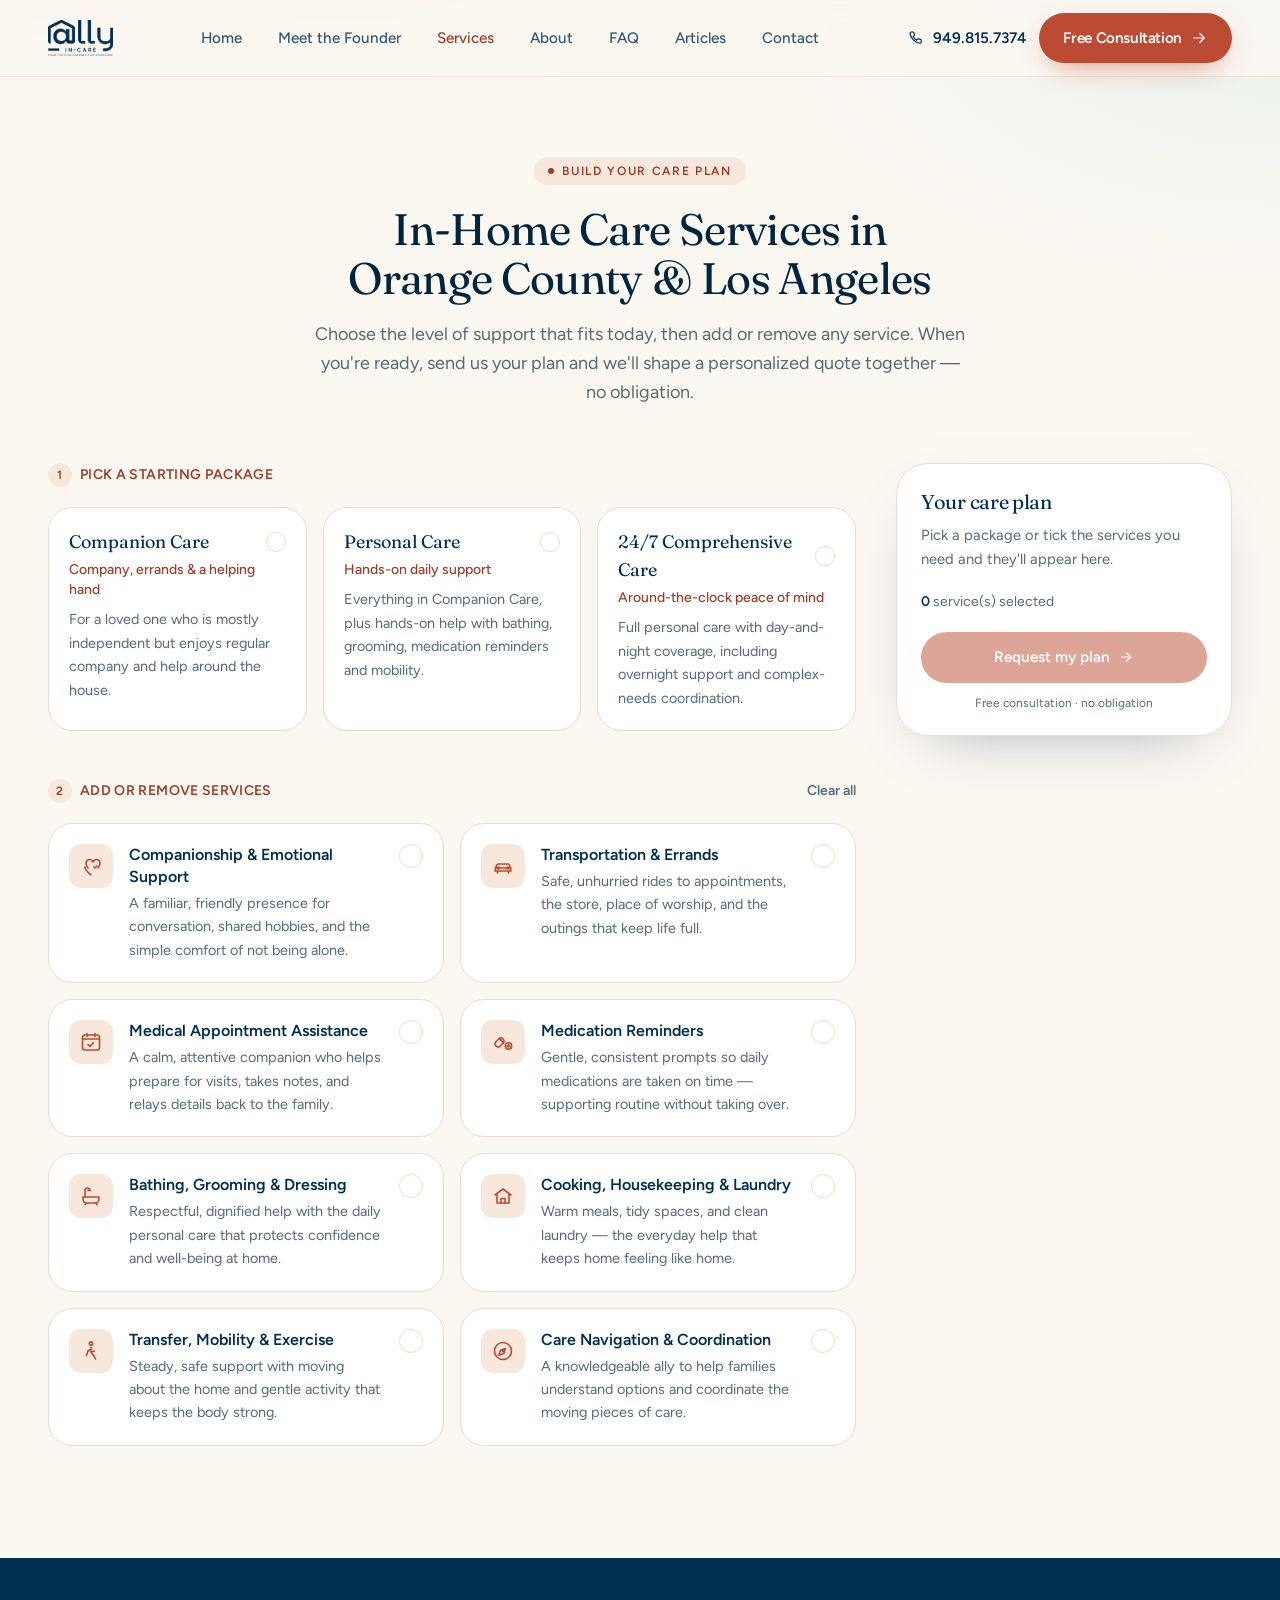
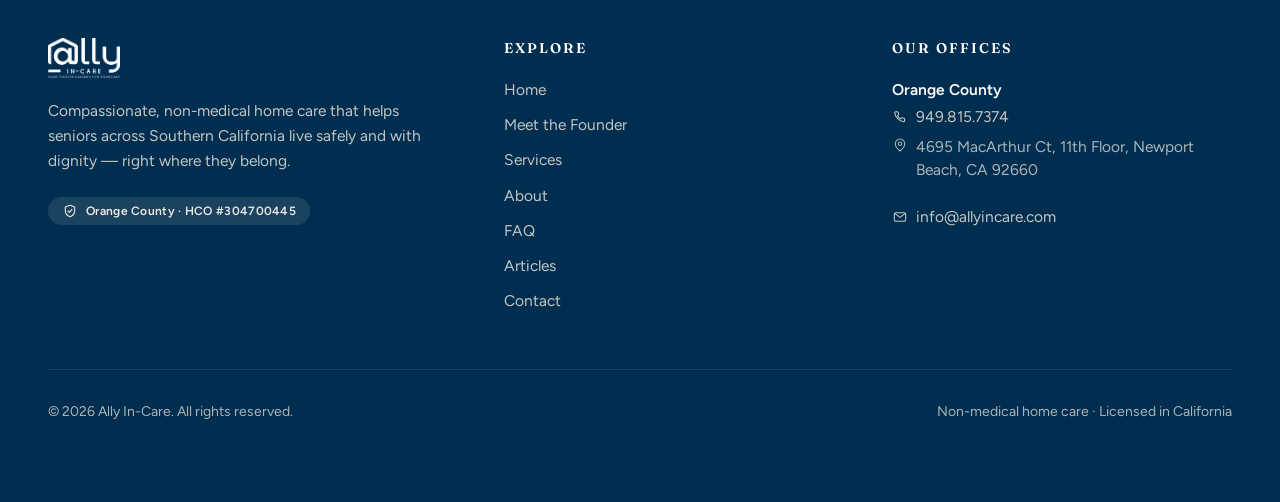
<file: our-services/index.html>
<!doctype html>
<html lang="en-US">
<head>
	<meta charset="UTF-8" />
	<meta name="viewport" content="width=device-width, initial-scale=1" />
	<title>Home Care Services in Orange County — Companion, Personal &#038; 24-Hour Care &#8211; Ally In-Care</title>
<meta name='robots' content='max-image-preview:large' />
<meta name="description" content="Build a personalized care plan: companionship, bathing &amp; grooming, medication reminders, transportation, mobility support, plus dementia, respite &amp; post-hospital care across Orange County &amp; LA. DOJ-screened caregivers, 15+ years of experience. Free, no-obligation consultation." />
<meta property="og:site_name" content="Ally In-Care" />
<meta property="og:type" content="website" />
<meta property="og:title" content="Home Care Services in Orange County — Companion, Personal &#038; 24-Hour Care &#8211; Ally In-Care" />
<meta property="og:description" content="Build a personalized care plan: companionship, bathing &amp; grooming, medication reminders, transportation, mobility support, plus dementia, respite &amp; post-hospital care across Orange County &amp; LA. DOJ-screened caregivers, 15+ years of experience. Free, no-obligation consultation." />
<meta property="og:url" content="index.html" />
<meta name="twitter:card" content="summary_large_image" />
<link rel="canonical" href="index.html" />
<link rel='dns-prefetch' href='//fonts.googleapis.com' />
<link href='https://fonts.gstatic.com' crossorigin rel='preconnect' />
<link rel="alternate" type="application/rss+xml" title="Ally In-Care &raquo; Feed" href="https://jeet-avatar.github.io/allyincare-preview/feed/" />
<link rel="alternate" type="application/rss+xml" title="Ally In-Care &raquo; Comments Feed" href="https://jeet-avatar.github.io/allyincare-preview/comments/feed/" />
<script type="application/ld+json">{"@context":"https://schema.org","@graph":[{"@type":"LocalBusiness","@id":"../index.html#business","name":"Ally In-Care","description":"Licensed non-medical home care and caregiver services for seniors across Orange County and Los Angeles County, CA — companion care, personal care, 24-hour and live-in support, dementia and respite care. DOJ-screened caregivers, 15+ years of experience.","url":"../index.html","logo":"../wp-content/themes/allyincare/assets/logo-navy.png","image":"../wp-content/themes/allyincare/assets/logo-navy.png","telephone":"+19498157374","email":"info@allyincare.com","priceRange":"$$","address":{"@type":"PostalAddress","streetAddress":"4695 MacArthur Ct, 11th Floor","addressLocality":"Newport Beach","addressRegion":"CA","postalCode":"92660","addressCountry":"US"},"geo":{"@type":"GeoCoordinates","latitude":33.659,"longitude":-117.8727},"openingHoursSpecification":[{"@type":"OpeningHoursSpecification","dayOfWeek":["Monday","Tuesday","Wednesday","Thursday","Friday"],"opens":"09:00","closes":"17:00"}],"areaServed":[{"@type":"AdministrativeArea","name":"Orange County, California"},{"@type":"AdministrativeArea","name":"Los Angeles County, California"}],"identifier":{"@type":"PropertyValue","name":"California HCO License","value":"304700445"},"knowsAbout":["Non-medical home care","In-home senior care","Companion care","Personal care","24-hour home care","Live-in care","Dementia and Alzheimer's care","Respite care","Post-hospital care","Medication reminders","Senior transportation","Caregiver services"],"founder":{"@id":"../index.html#founder"},"aggregateRating":{"@type":"AggregateRating","ratingValue":"5","bestRating":"5","worstRating":"1","reviewCount":"4"}},{"@type":"Organization","@id":"../index.html#org","name":"Ally In-Care","url":"../index.html","logo":"../wp-content/themes/allyincare/assets/logo-navy.png"},{"@type":"WebSite","@id":"../index.html#website","name":"Ally In-Care","url":"../index.html","publisher":{"@id":"../index.html#org"}},{"@type":"Person","@id":"../index.html#founder","name":"Pablo Hurtado","jobTitle":"Founder and C.E.O.","worksFor":{"@id":"../index.html#org"}},{"@type":"Service","serviceType":"Companionship & Emotional Support","name":"Companionship & Emotional Support in Orange County & Los Angeles","description":"A familiar, friendly presence for conversation, shared hobbies, and the simple comfort of not being alone.","provider":{"@id":"../index.html#business"},"areaServed":[{"@type":"AdministrativeArea","name":"Orange County, California"},{"@type":"AdministrativeArea","name":"Los Angeles County, California"}]},{"@type":"Service","serviceType":"Transportation & Errands","name":"Transportation & Errands in Orange County & Los Angeles","description":"Safe, unhurried rides to appointments, the store, place of worship, and the outings that keep life full.","provider":{"@id":"../index.html#business"},"areaServed":[{"@type":"AdministrativeArea","name":"Orange County, California"},{"@type":"AdministrativeArea","name":"Los Angeles County, California"}]},{"@type":"Service","serviceType":"Medical Appointment Assistance","name":"Medical Appointment Assistance in Orange County & Los Angeles","description":"A calm, attentive companion who helps prepare for visits, takes notes, and relays details back to the family.","provider":{"@id":"../index.html#business"},"areaServed":[{"@type":"AdministrativeArea","name":"Orange County, California"},{"@type":"AdministrativeArea","name":"Los Angeles County, California"}]},{"@type":"Service","serviceType":"Medication Reminders","name":"Medication Reminders in Orange County & Los Angeles","description":"Gentle, consistent prompts so daily medications are taken on time — supporting routine without taking over.","provider":{"@id":"../index.html#business"},"areaServed":[{"@type":"AdministrativeArea","name":"Orange County, California"},{"@type":"AdministrativeArea","name":"Los Angeles County, California"}]},{"@type":"Service","serviceType":"Bathing, Grooming & Dressing","name":"Bathing, Grooming & Dressing in Orange County & Los Angeles","description":"Respectful, dignified help with the daily personal care that protects confidence and well-being at home.","provider":{"@id":"../index.html#business"},"areaServed":[{"@type":"AdministrativeArea","name":"Orange County, California"},{"@type":"AdministrativeArea","name":"Los Angeles County, California"}]},{"@type":"Service","serviceType":"Cooking, Housekeeping & Laundry","name":"Cooking, Housekeeping & Laundry in Orange County & Los Angeles","description":"Warm meals, tidy spaces, and clean laundry — the everyday help that keeps home feeling like home.","provider":{"@id":"../index.html#business"},"areaServed":[{"@type":"AdministrativeArea","name":"Orange County, California"},{"@type":"AdministrativeArea","name":"Los Angeles County, California"}]},{"@type":"Service","serviceType":"Transfer, Mobility & Exercise","name":"Transfer, Mobility & Exercise in Orange County & Los Angeles","description":"Steady, safe support with moving about the home and gentle activity that keeps the body strong.","provider":{"@id":"../index.html#business"},"areaServed":[{"@type":"AdministrativeArea","name":"Orange County, California"},{"@type":"AdministrativeArea","name":"Los Angeles County, California"}]},{"@type":"Service","serviceType":"Care Navigation & Coordination","name":"Care Navigation & Coordination in Orange County & Los Angeles","description":"A knowledgeable ally to help families understand options and coordinate the moving pieces of care.","provider":{"@id":"../index.html#business"},"areaServed":[{"@type":"AdministrativeArea","name":"Orange County, California"},{"@type":"AdministrativeArea","name":"Los Angeles County, California"}]}]}</script>
<link rel="alternate" title="oEmbed (JSON)" type="application/json+oembed" href="https://jeet-avatar.github.io/allyincare-preview/wp-json/oembed/1.0/embed?url=https%3A%2F%2Fjeet-avatar.github.io%2Fallyincare-preview%2Four-services%2F" />
<link rel="alternate" title="oEmbed (XML)" type="text/xml+oembed" href="https://jeet-avatar.github.io/allyincare-preview/wp-json/oembed/1.0/embed?url=https%3A%2F%2Fjeet-avatar.github.io%2Fallyincare-preview%2Four-services%2F&#038;format=xml" />
<style id='wp-img-auto-sizes-contain-inline-css'>
img:is([sizes=auto i],[sizes^="auto," i]){contain-intrinsic-size:3000px 1500px}
/*# sourceURL=wp-img-auto-sizes-contain-inline-css */
</style>
<style id='wp-emoji-styles-inline-css'>

	img.wp-smiley, img.emoji {
		display: inline !important;
		border: none !important;
		box-shadow: none !important;
		height: 1em !important;
		width: 1em !important;
		margin: 0 0.07em !important;
		vertical-align: -0.1em !important;
		background: none !important;
		padding: 0 !important;
	}
/*# sourceURL=wp-emoji-styles-inline-css */
</style>
<style id='wp-block-library-inline-css'>
:root{--wp-block-synced-color:#7a00df;--wp-block-synced-color--rgb:122,0,223;--wp-bound-block-color:var(--wp-block-synced-color);--wp-editor-canvas-background:#ddd;--wp-admin-theme-color:#007cba;--wp-admin-theme-color--rgb:0,124,186;--wp-admin-theme-color-darker-10:#006ba1;--wp-admin-theme-color-darker-10--rgb:0,107,160.5;--wp-admin-theme-color-darker-20:#005a87;--wp-admin-theme-color-darker-20--rgb:0,90,135;--wp-admin-border-width-focus:2px}@media (min-resolution:192dpi){:root{--wp-admin-border-width-focus:1.5px}}.wp-element-button{cursor:pointer}:root .has-very-light-gray-background-color{background-color:#eee}:root .has-very-dark-gray-background-color{background-color:#313131}:root .has-very-light-gray-color{color:#eee}:root .has-very-dark-gray-color{color:#313131}:root .has-vivid-green-cyan-to-vivid-cyan-blue-gradient-background{background:linear-gradient(135deg,#00d084,#0693e3)}:root .has-purple-crush-gradient-background{background:linear-gradient(135deg,#34e2e4,#4721fb 50%,#ab1dfe)}:root .has-hazy-dawn-gradient-background{background:linear-gradient(135deg,#faaca8,#dad0ec)}:root .has-subdued-olive-gradient-background{background:linear-gradient(135deg,#fafae1,#67a671)}:root .has-atomic-cream-gradient-background{background:linear-gradient(135deg,#fdd79a,#004a59)}:root .has-nightshade-gradient-background{background:linear-gradient(135deg,#330968,#31cdcf)}:root .has-midnight-gradient-background{background:linear-gradient(135deg,#020381,#2874fc)}:root{--wp--preset--font-size--normal:16px;--wp--preset--font-size--huge:42px}.has-regular-font-size{font-size:1em}.has-larger-font-size{font-size:2.625em}.has-normal-font-size{font-size:var(--wp--preset--font-size--normal)}.has-huge-font-size{font-size:var(--wp--preset--font-size--huge)}.has-text-align-center{text-align:center}.has-text-align-left{text-align:left}.has-text-align-right{text-align:right}.has-fit-text{white-space:nowrap!important}#end-resizable-editor-section{display:none}.aligncenter{clear:both}.items-justified-left{justify-content:flex-start}.items-justified-center{justify-content:center}.items-justified-right{justify-content:flex-end}.items-justified-space-between{justify-content:space-between}.screen-reader-text{border:0;clip-path:inset(50%);height:1px;margin:-1px;overflow:hidden;padding:0;position:absolute;width:1px;word-wrap:normal!important}.screen-reader-text:focus{background-color:#ddd;clip-path:none;color:#444;display:block;font-size:1em;height:auto;left:5px;line-height:normal;padding:15px 23px 14px;text-decoration:none;top:5px;width:auto;z-index:100000}html :where(.has-border-color){border-style:solid}html :where([style*=border-top-color]){border-top-style:solid}html :where([style*=border-right-color]){border-right-style:solid}html :where([style*=border-bottom-color]){border-bottom-style:solid}html :where([style*=border-left-color]){border-left-style:solid}html :where([style*=border-width]){border-style:solid}html :where([style*=border-top-width]){border-top-style:solid}html :where([style*=border-right-width]){border-right-style:solid}html :where([style*=border-bottom-width]){border-bottom-style:solid}html :where([style*=border-left-width]){border-left-style:solid}html :where(img[class*=wp-image-]){height:auto;max-width:100%}:where(figure){margin:0 0 1em}html :where(.is-position-sticky){--wp-admin--admin-bar--position-offset:var(--wp-admin--admin-bar--height,0px)}@media screen and (max-width:600px){html :where(.is-position-sticky){--wp-admin--admin-bar--position-offset:0px}}

/*# sourceURL=wp-block-library-inline-css */
</style>
<style id='classic-theme-styles-inline-css'>
/*! This file is auto-generated */
.wp-block-button__link{color:#fff;background-color:#32373c;border-radius:9999px;box-shadow:none;text-decoration:none;padding:calc(.667em + 2px) calc(1.333em + 2px);font-size:1.125em}.wp-block-file__button{background:#32373c;color:#fff;text-decoration:none}
/*# sourceURL=/wp-includes/css/classic-themes.min.css */
</style>
<style id='global-styles-inline-css'>
:root{--wp--preset--aspect-ratio--square: 1;--wp--preset--aspect-ratio--4-3: 4/3;--wp--preset--aspect-ratio--3-4: 3/4;--wp--preset--aspect-ratio--3-2: 3/2;--wp--preset--aspect-ratio--2-3: 2/3;--wp--preset--aspect-ratio--16-9: 16/9;--wp--preset--aspect-ratio--9-16: 9/16;--wp--preset--color--black: #000000;--wp--preset--color--cyan-bluish-gray: #abb8c3;--wp--preset--color--white: #ffffff;--wp--preset--color--pale-pink: #f78da7;--wp--preset--color--vivid-red: #cf2e2e;--wp--preset--color--luminous-vivid-orange: #ff6900;--wp--preset--color--luminous-vivid-amber: #fcb900;--wp--preset--color--light-green-cyan: #7bdcb5;--wp--preset--color--vivid-green-cyan: #00d084;--wp--preset--color--pale-cyan-blue: #8ed1fc;--wp--preset--color--vivid-cyan-blue: #0693e3;--wp--preset--color--vivid-purple: #9b51e0;--wp--preset--gradient--vivid-cyan-blue-to-vivid-purple: linear-gradient(135deg,rgb(6,147,227) 0%,rgb(155,81,224) 100%);--wp--preset--gradient--light-green-cyan-to-vivid-green-cyan: linear-gradient(135deg,rgb(122,220,180) 0%,rgb(0,208,130) 100%);--wp--preset--gradient--luminous-vivid-amber-to-luminous-vivid-orange: linear-gradient(135deg,rgb(252,185,0) 0%,rgb(255,105,0) 100%);--wp--preset--gradient--luminous-vivid-orange-to-vivid-red: linear-gradient(135deg,rgb(255,105,0) 0%,rgb(207,46,46) 100%);--wp--preset--gradient--very-light-gray-to-cyan-bluish-gray: linear-gradient(135deg,rgb(238,238,238) 0%,rgb(169,184,195) 100%);--wp--preset--gradient--cool-to-warm-spectrum: linear-gradient(135deg,rgb(74,234,220) 0%,rgb(151,120,209) 20%,rgb(207,42,186) 40%,rgb(238,44,130) 60%,rgb(251,105,98) 80%,rgb(254,248,76) 100%);--wp--preset--gradient--blush-light-purple: linear-gradient(135deg,rgb(255,206,236) 0%,rgb(152,150,240) 100%);--wp--preset--gradient--blush-bordeaux: linear-gradient(135deg,rgb(254,205,165) 0%,rgb(254,45,45) 50%,rgb(107,0,62) 100%);--wp--preset--gradient--luminous-dusk: linear-gradient(135deg,rgb(255,203,112) 0%,rgb(199,81,192) 50%,rgb(65,88,208) 100%);--wp--preset--gradient--pale-ocean: linear-gradient(135deg,rgb(255,245,203) 0%,rgb(182,227,212) 50%,rgb(51,167,181) 100%);--wp--preset--gradient--electric-grass: linear-gradient(135deg,rgb(202,248,128) 0%,rgb(113,206,126) 100%);--wp--preset--gradient--midnight: linear-gradient(135deg,rgb(2,3,129) 0%,rgb(40,116,252) 100%);--wp--preset--font-size--small: 13px;--wp--preset--font-size--medium: 20px;--wp--preset--font-size--large: 36px;--wp--preset--font-size--x-large: 42px;--wp--preset--spacing--20: 0.44rem;--wp--preset--spacing--30: 0.67rem;--wp--preset--spacing--40: 1rem;--wp--preset--spacing--50: 1.5rem;--wp--preset--spacing--60: 2.25rem;--wp--preset--spacing--70: 3.38rem;--wp--preset--spacing--80: 5.06rem;--wp--preset--shadow--natural: 6px 6px 9px rgba(0, 0, 0, 0.2);--wp--preset--shadow--deep: 12px 12px 50px rgba(0, 0, 0, 0.4);--wp--preset--shadow--sharp: 6px 6px 0px rgba(0, 0, 0, 0.2);--wp--preset--shadow--outlined: 6px 6px 0px -3px rgb(255, 255, 255), 6px 6px rgb(0, 0, 0);--wp--preset--shadow--crisp: 6px 6px 0px rgb(0, 0, 0);}:where(.is-layout-flex){gap: 0.5em;}:where(.is-layout-grid){gap: 0.5em;}body .is-layout-flex{display: flex;}.is-layout-flex{flex-wrap: wrap;align-items: center;}.is-layout-flex > :is(*, div){margin: 0;}body .is-layout-grid{display: grid;}.is-layout-grid > :is(*, div){margin: 0;}:where(.wp-block-columns.is-layout-flex){gap: 2em;}:where(.wp-block-columns.is-layout-grid){gap: 2em;}:where(.wp-block-post-template.is-layout-flex){gap: 1.25em;}:where(.wp-block-post-template.is-layout-grid){gap: 1.25em;}.has-black-color{color: var(--wp--preset--color--black) !important;}.has-cyan-bluish-gray-color{color: var(--wp--preset--color--cyan-bluish-gray) !important;}.has-white-color{color: var(--wp--preset--color--white) !important;}.has-pale-pink-color{color: var(--wp--preset--color--pale-pink) !important;}.has-vivid-red-color{color: var(--wp--preset--color--vivid-red) !important;}.has-luminous-vivid-orange-color{color: var(--wp--preset--color--luminous-vivid-orange) !important;}.has-luminous-vivid-amber-color{color: var(--wp--preset--color--luminous-vivid-amber) !important;}.has-light-green-cyan-color{color: var(--wp--preset--color--light-green-cyan) !important;}.has-vivid-green-cyan-color{color: var(--wp--preset--color--vivid-green-cyan) !important;}.has-pale-cyan-blue-color{color: var(--wp--preset--color--pale-cyan-blue) !important;}.has-vivid-cyan-blue-color{color: var(--wp--preset--color--vivid-cyan-blue) !important;}.has-vivid-purple-color{color: var(--wp--preset--color--vivid-purple) !important;}.has-black-background-color{background-color: var(--wp--preset--color--black) !important;}.has-cyan-bluish-gray-background-color{background-color: var(--wp--preset--color--cyan-bluish-gray) !important;}.has-white-background-color{background-color: var(--wp--preset--color--white) !important;}.has-pale-pink-background-color{background-color: var(--wp--preset--color--pale-pink) !important;}.has-vivid-red-background-color{background-color: var(--wp--preset--color--vivid-red) !important;}.has-luminous-vivid-orange-background-color{background-color: var(--wp--preset--color--luminous-vivid-orange) !important;}.has-luminous-vivid-amber-background-color{background-color: var(--wp--preset--color--luminous-vivid-amber) !important;}.has-light-green-cyan-background-color{background-color: var(--wp--preset--color--light-green-cyan) !important;}.has-vivid-green-cyan-background-color{background-color: var(--wp--preset--color--vivid-green-cyan) !important;}.has-pale-cyan-blue-background-color{background-color: var(--wp--preset--color--pale-cyan-blue) !important;}.has-vivid-cyan-blue-background-color{background-color: var(--wp--preset--color--vivid-cyan-blue) !important;}.has-vivid-purple-background-color{background-color: var(--wp--preset--color--vivid-purple) !important;}.has-black-border-color{border-color: var(--wp--preset--color--black) !important;}.has-cyan-bluish-gray-border-color{border-color: var(--wp--preset--color--cyan-bluish-gray) !important;}.has-white-border-color{border-color: var(--wp--preset--color--white) !important;}.has-pale-pink-border-color{border-color: var(--wp--preset--color--pale-pink) !important;}.has-vivid-red-border-color{border-color: var(--wp--preset--color--vivid-red) !important;}.has-luminous-vivid-orange-border-color{border-color: var(--wp--preset--color--luminous-vivid-orange) !important;}.has-luminous-vivid-amber-border-color{border-color: var(--wp--preset--color--luminous-vivid-amber) !important;}.has-light-green-cyan-border-color{border-color: var(--wp--preset--color--light-green-cyan) !important;}.has-vivid-green-cyan-border-color{border-color: var(--wp--preset--color--vivid-green-cyan) !important;}.has-pale-cyan-blue-border-color{border-color: var(--wp--preset--color--pale-cyan-blue) !important;}.has-vivid-cyan-blue-border-color{border-color: var(--wp--preset--color--vivid-cyan-blue) !important;}.has-vivid-purple-border-color{border-color: var(--wp--preset--color--vivid-purple) !important;}.has-vivid-cyan-blue-to-vivid-purple-gradient-background{background: var(--wp--preset--gradient--vivid-cyan-blue-to-vivid-purple) !important;}.has-light-green-cyan-to-vivid-green-cyan-gradient-background{background: var(--wp--preset--gradient--light-green-cyan-to-vivid-green-cyan) !important;}.has-luminous-vivid-amber-to-luminous-vivid-orange-gradient-background{background: var(--wp--preset--gradient--luminous-vivid-amber-to-luminous-vivid-orange) !important;}.has-luminous-vivid-orange-to-vivid-red-gradient-background{background: var(--wp--preset--gradient--luminous-vivid-orange-to-vivid-red) !important;}.has-very-light-gray-to-cyan-bluish-gray-gradient-background{background: var(--wp--preset--gradient--very-light-gray-to-cyan-bluish-gray) !important;}.has-cool-to-warm-spectrum-gradient-background{background: var(--wp--preset--gradient--cool-to-warm-spectrum) !important;}.has-blush-light-purple-gradient-background{background: var(--wp--preset--gradient--blush-light-purple) !important;}.has-blush-bordeaux-gradient-background{background: var(--wp--preset--gradient--blush-bordeaux) !important;}.has-luminous-dusk-gradient-background{background: var(--wp--preset--gradient--luminous-dusk) !important;}.has-pale-ocean-gradient-background{background: var(--wp--preset--gradient--pale-ocean) !important;}.has-electric-grass-gradient-background{background: var(--wp--preset--gradient--electric-grass) !important;}.has-midnight-gradient-background{background: var(--wp--preset--gradient--midnight) !important;}.has-small-font-size{font-size: var(--wp--preset--font-size--small) !important;}.has-medium-font-size{font-size: var(--wp--preset--font-size--medium) !important;}.has-large-font-size{font-size: var(--wp--preset--font-size--large) !important;}.has-x-large-font-size{font-size: var(--wp--preset--font-size--x-large) !important;}
/*# sourceURL=global-styles-inline-css */
</style>

<link rel='stylesheet' id='allyincare-fonts-css' href='https://fonts.googleapis.com/css2?family=Figtree:wght@400;500;600;700&#038;family=Fraunces:ital,opsz,wght@0,9..144,400;0,9..144,500;0,9..144,600;0,9..144,700;1,9..144,400;1,9..144,500&#038;display=swap' media='all' />
<link rel='stylesheet' id='allyincare-theme-css' href='../wp-content/themes/allyincare/assets/theme.css?ver=1.0.0' media='all' />
<link rel="https://api.w.org/" href="https://jeet-avatar.github.io/allyincare-preview/wp-json/" /><link rel="alternate" title="JSON" type="application/json" href="https://jeet-avatar.github.io/allyincare-preview/wp-json/wp/v2/pages/4" /><link rel="EditURI" type="application/rsd+xml" title="RSD" href="https://jeet-avatar.github.io/allyincare-preview/xmlrpc.php?rsd" />
<meta name="generator" content="WordPress 6.9.4" />
<link rel="canonical" href="index.html" />
<link rel='shortlink' href='https://jeet-avatar.github.io/allyincare-preview/?p=4' />
</head>
<body class="wp-singular page-template page-template-templates page-template-page-services page-template-templatespage-services-php page page-id-4 wp-theme-allyincare bg-cream text-ink antialiased grain-cream">

<a href="#main" class="sr-only focus:not-sr-only focus:absolute focus:left-4 focus:top-4 focus:z-[60] focus:rounded-full focus:bg-navy focus:px-5 focus:py-3 focus:text-white">Skip to content</a>

<header class="site-header sticky top-0 z-50 border-b border-line/70 bg-cream/85 backdrop-blur-md">
	<div class="container-x">
		<div class="flex h-[4.75rem] items-center justify-between gap-4">
			<a href="../index.html" class="flex items-center gap-3" aria-label="Ally In-Care — home">
				<img src="../wp-content/themes/allyincare/assets/logo-navy.png" alt="Ally In-Care" class="h-9 w-auto" width="140" height="36" />
			</a>

			<nav class="hidden items-center gap-1 lg:flex" aria-label="Primary">
									<a
						href="../index.html"
						class="relative rounded-full px-4 py-2 text-[0.95rem] font-medium transition-colors text-navy/80 hover:text-navy"
											>Home</a>
									<a
						href="../meet-the-founder/index.html"
						class="relative rounded-full px-4 py-2 text-[0.95rem] font-medium transition-colors text-navy/80 hover:text-navy"
											>Meet the Founder</a>
									<a
						href="index.html"
						class="relative rounded-full px-4 py-2 text-[0.95rem] font-medium transition-colors text-terracotta-700"
						aria-current="page"					>Services</a>
									<a
						href="../about-us/index.html"
						class="relative rounded-full px-4 py-2 text-[0.95rem] font-medium transition-colors text-navy/80 hover:text-navy"
											>About</a>
									<a
						href="../frequently-asked-questions/index.html"
						class="relative rounded-full px-4 py-2 text-[0.95rem] font-medium transition-colors text-navy/80 hover:text-navy"
											>FAQ</a>
									<a
						href="../news-and-articles/index.html"
						class="relative rounded-full px-4 py-2 text-[0.95rem] font-medium transition-colors text-navy/80 hover:text-navy"
											>Articles</a>
									<a
						href="../contact-us/index.html"
						class="relative rounded-full px-4 py-2 text-[0.95rem] font-medium transition-colors text-navy/80 hover:text-navy"
											>Contact</a>
							</nav>

			<div class="hidden items-center gap-3 lg:flex">
									<a href="tel:+19498157374" class="inline-flex items-center gap-2 text-[0.95rem] font-semibold text-navy hover:text-terracotta-700">
						<svg class="h-[18px] w-[18px]" viewBox="0 0 24 24" fill="none" stroke="currentColor" stroke-width="1.6" stroke-linecap="round" stroke-linejoin="round" aria-hidden="true"><path d="M4 5.5C4 4.7 4.7 4 5.5 4h2.2c.6 0 1.2.4 1.4 1l.8 2.5c.2.6 0 1.2-.5 1.6l-1.2.9a11 11 0 0 0 4.8 4.8l.9-1.2c.4-.5 1-.7 1.6-.5l2.5.8c.6.2 1 .8 1 1.4v2.2c0 .8-.7 1.5-1.5 1.5A15.5 15.5 0 0 1 4 5.5Z"/></svg>						949.815.7374					</a>
								<a href="../contact-us/index.html" class="group inline-flex items-center justify-center gap-2 rounded-full px-6 py-3.5 text-[0.95rem] font-semibold tracking-tight transition-all duration-200 bg-terracotta text-white hover:bg-terracotta-700 shadow-[0_10px_30px_-12px_rgba(188,75,51,0.7)] ">Free Consultation<svg class="h-[18px] w-[18px] transition-transform duration-200 group-hover:translate-x-0.5" viewBox="0 0 24 24" fill="none" stroke="currentColor" stroke-width="1.6" stroke-linecap="round" stroke-linejoin="round" aria-hidden="true"><path d="M5 12h14M13 6l6 6-6 6"/></svg></a>			</div>

			<button type="button" class="js-menu-toggle inline-flex h-11 w-11 items-center justify-center rounded-full border border-line text-navy lg:hidden" aria-expanded="false" aria-controls="mobile-nav" aria-label="Open menu">
				<svg class="h-6 w-6" viewBox="0 0 24 24" fill="none" stroke="currentColor" stroke-width="1.6" stroke-linecap="round" stroke-linejoin="round" aria-hidden="true"><path d="M4 7h16M4 12h16M4 17h16"/></svg>			</button>
		</div>
	</div>

	<div id="mobile-nav" class="js-mobile-nav hidden border-t border-line bg-cream lg:hidden">
		<div class="container-x py-4">
			<nav class="flex flex-col gap-1" aria-label="Mobile">
									<a href="../index.html" class="rounded-xl px-4 py-3 text-base font-medium text-navy hover:bg-cream-100">Home</a>
									<a href="../meet-the-founder/index.html" class="rounded-xl px-4 py-3 text-base font-medium text-navy hover:bg-cream-100">Meet the Founder</a>
									<a href="index.html" class="rounded-xl px-4 py-3 text-base font-medium bg-peach text-terracotta-700">Services</a>
									<a href="../about-us/index.html" class="rounded-xl px-4 py-3 text-base font-medium text-navy hover:bg-cream-100">About</a>
									<a href="../frequently-asked-questions/index.html" class="rounded-xl px-4 py-3 text-base font-medium text-navy hover:bg-cream-100">FAQ</a>
									<a href="../news-and-articles/index.html" class="rounded-xl px-4 py-3 text-base font-medium text-navy hover:bg-cream-100">Articles</a>
									<a href="../contact-us/index.html" class="rounded-xl px-4 py-3 text-base font-medium text-navy hover:bg-cream-100">Contact</a>
							</nav>
			<div class="mt-4 flex flex-col gap-3">
									<a href="tel:+19498157374" class="inline-flex items-center justify-center gap-2 rounded-full border border-line px-6 py-3 font-semibold text-navy">
						<svg class="h-[18px] w-[18px]" viewBox="0 0 24 24" fill="none" stroke="currentColor" stroke-width="1.6" stroke-linecap="round" stroke-linejoin="round" aria-hidden="true"><path d="M4 5.5C4 4.7 4.7 4 5.5 4h2.2c.6 0 1.2.4 1.4 1l.8 2.5c.2.6 0 1.2-.5 1.6l-1.2.9a11 11 0 0 0 4.8 4.8l.9-1.2c.4-.5 1-.7 1.6-.5l2.5.8c.6.2 1 .8 1 1.4v2.2c0 .8-.7 1.5-1.5 1.5A15.5 15.5 0 0 1 4 5.5Z"/></svg>						949.815.7374					</a>
								<a href="../contact-us/index.html" class="group inline-flex items-center justify-center gap-2 rounded-full px-6 py-3.5 text-[0.95rem] font-semibold tracking-tight transition-all duration-200 bg-terracotta text-white hover:bg-terracotta-700 shadow-[0_10px_30px_-12px_rgba(188,75,51,0.7)] w-full">Free Consultation<svg class="h-[18px] w-[18px] transition-transform duration-200 group-hover:translate-x-0.5" viewBox="0 0 24 24" fill="none" stroke="currentColor" stroke-width="1.6" stroke-linecap="round" stroke-linejoin="round" aria-hidden="true"><path d="M5 12h14M13 6l6 6-6 6"/></svg></a>			</div>
		</div>
	</div>
</header>

<main id="main">
<section class="py-16 sm:py-20">
	<div class="container-x">
		<div class="max-w-2xl mx-auto text-center"><span class="inline-flex items-center gap-2 rounded-full px-3.5 py-1.5 text-xs font-semibold uppercase tracking-[0.14em] text-terracotta-700 bg-peach"><span class="h-1.5 w-1.5 rounded-full bg-current" aria-hidden="true"></span>Build Your Care Plan</span><h1 class="mt-5 text-3xl leading-[1.12] sm:text-4xl md:text-[2.75rem] text-balance">In-Home Care Services in Orange County &amp; Los Angeles</h1><p class="mt-4 text-lg leading-relaxed text-pretty text-muted">Choose the level of support that fits today, then add or remove any service. When you're ready, send us your plan and we'll shape a personalized quote together — no obligation.</p></div>
		<div class="mt-14 pb-24 lg:grid lg:grid-cols-[1fr_21rem] lg:items-start lg:gap-10 lg:pb-0"
			data-plan-builder
			data-contact-url="../contact-us/index.html">

			<div>
				<!-- Step 1: pick a starting package -->
				<div>
					<p class="flex items-center gap-2 text-sm font-semibold uppercase tracking-wide text-terracotta-700">
						<span class="inline-flex h-6 w-6 items-center justify-center rounded-full bg-peach text-xs">1</span>
						Pick a starting package
					</p>
					<div class="mt-5 grid gap-4 sm:grid-cols-3">
													<label class="group block cursor-pointer">
								<input type="radio" name="ally-tier" value="1" class="sr-only js-tier" />
								<span class="flex h-full flex-col rounded-2xl border border-line bg-white p-5 transition-all group-has-[:checked]:border-terracotta group-has-[:checked]:ring-2 group-has-[:checked]:ring-terracotta/30 group-has-[:focus-visible]:ring-2 group-has-[:focus-visible]:ring-terracotta/40 hover:border-terracotta/40">
									<span class="flex items-center justify-between">
										<span class="font-serif text-lg text-navy">Companion Care</span>
										<span class="inline-flex h-5 w-5 flex-none items-center justify-center rounded-full border border-line transition-colors group-has-[:checked]:border-terracotta group-has-[:checked]:bg-terracotta">
											<svg class="h-3 w-3 text-white opacity-0 group-has-[:checked]:opacity-100" viewBox="0 0 24 24" fill="none" stroke="currentColor" stroke-width="1.6" stroke-linecap="round" stroke-linejoin="round" aria-hidden="true"><path d="m5 12.5 4.5 4.5L19 7"/></svg>										</span>
									</span>
									<span class="mt-1 block text-sm font-medium text-terracotta-700">Company, errands &amp; a helping hand</span>
									<span class="mt-2 block text-[0.9rem] leading-relaxed text-muted">For a loved one who is mostly independent but enjoys regular company and help around the house.</span>
								</span>
							</label>
													<label class="group block cursor-pointer">
								<input type="radio" name="ally-tier" value="2" class="sr-only js-tier" />
								<span class="flex h-full flex-col rounded-2xl border border-line bg-white p-5 transition-all group-has-[:checked]:border-terracotta group-has-[:checked]:ring-2 group-has-[:checked]:ring-terracotta/30 group-has-[:focus-visible]:ring-2 group-has-[:focus-visible]:ring-terracotta/40 hover:border-terracotta/40">
									<span class="flex items-center justify-between">
										<span class="font-serif text-lg text-navy">Personal Care</span>
										<span class="inline-flex h-5 w-5 flex-none items-center justify-center rounded-full border border-line transition-colors group-has-[:checked]:border-terracotta group-has-[:checked]:bg-terracotta">
											<svg class="h-3 w-3 text-white opacity-0 group-has-[:checked]:opacity-100" viewBox="0 0 24 24" fill="none" stroke="currentColor" stroke-width="1.6" stroke-linecap="round" stroke-linejoin="round" aria-hidden="true"><path d="m5 12.5 4.5 4.5L19 7"/></svg>										</span>
									</span>
									<span class="mt-1 block text-sm font-medium text-terracotta-700">Hands-on daily support</span>
									<span class="mt-2 block text-[0.9rem] leading-relaxed text-muted">Everything in Companion Care, plus hands-on help with bathing, grooming, medication reminders and mobility.</span>
								</span>
							</label>
													<label class="group block cursor-pointer">
								<input type="radio" name="ally-tier" value="3" class="sr-only js-tier" />
								<span class="flex h-full flex-col rounded-2xl border border-line bg-white p-5 transition-all group-has-[:checked]:border-terracotta group-has-[:checked]:ring-2 group-has-[:checked]:ring-terracotta/30 group-has-[:focus-visible]:ring-2 group-has-[:focus-visible]:ring-terracotta/40 hover:border-terracotta/40">
									<span class="flex items-center justify-between">
										<span class="font-serif text-lg text-navy">24/7 Comprehensive Care</span>
										<span class="inline-flex h-5 w-5 flex-none items-center justify-center rounded-full border border-line transition-colors group-has-[:checked]:border-terracotta group-has-[:checked]:bg-terracotta">
											<svg class="h-3 w-3 text-white opacity-0 group-has-[:checked]:opacity-100" viewBox="0 0 24 24" fill="none" stroke="currentColor" stroke-width="1.6" stroke-linecap="round" stroke-linejoin="round" aria-hidden="true"><path d="m5 12.5 4.5 4.5L19 7"/></svg>										</span>
									</span>
									<span class="mt-1 block text-sm font-medium text-terracotta-700">Around-the-clock peace of mind</span>
									<span class="mt-2 block text-[0.9rem] leading-relaxed text-muted">Full personal care with day-and-night coverage, including overnight support and complex-needs coordination.</span>
								</span>
							</label>
											</div>
				</div>

				<!-- Step 2: customize -->
				<div class="mt-12">
					<div class="flex flex-wrap items-center justify-between gap-3">
						<p class="flex items-center gap-2 text-sm font-semibold uppercase tracking-wide text-terracotta-700">
							<span class="inline-flex h-6 w-6 items-center justify-center rounded-full bg-peach text-xs">2</span>
							Add or remove services
						</p>
						<button type="button" class="js-plan-clear text-sm font-semibold text-muted underline-offset-4 hover:text-terracotta-700 hover:underline">Clear all</button>
					</div>

											<div class="mt-5 grid gap-4 sm:grid-cols-2">
															<label class="group block cursor-pointer">
									<input type="checkbox" class="sr-only js-service"
										data-title="Companionship &#038; Emotional Support"
										data-level="1" />
									<span class="flex h-full items-start gap-4 rounded-2xl border border-line bg-white p-5 transition-all group-has-[:checked]:border-terracotta group-has-[:checked]:bg-peach/30 group-has-[:focus-visible]:ring-2 group-has-[:focus-visible]:ring-terracotta/40 hover:border-terracotta/40">
										<span class="inline-flex h-11 w-11 flex-none items-center justify-center rounded-xl bg-peach text-terracotta transition-colors group-has-[:checked]:bg-terracotta group-has-[:checked]:text-white">
											<svg class="h-6 w-6" viewBox="0 0 24 24" fill="none" stroke="currentColor" stroke-width="1.6" stroke-linecap="round" stroke-linejoin="round" aria-hidden="true"><path d="M19 14c1.5-1.5 2-3.5 2-5a3.5 3.5 0 0 0-6.2-2.2L14 8l-.8-1.2A3.5 3.5 0 0 0 7 9c0 1.5.5 3.5 2 5"/><path d="M12 21c-1.2-1-6-4.5-6-8"/><path d="M18 12l-2 2-1.2-1.2"/></svg>										</span>
										<span class="min-w-0 flex-1">
											<span class="block font-semibold leading-snug text-navy">Companionship &#038; Emotional Support</span>
																							<span class="mt-1 block text-[0.9rem] leading-relaxed text-muted">A familiar, friendly presence for conversation, shared hobbies, and the simple comfort of not being alone.</span>
																					</span>
										<span class="inline-flex h-6 w-6 flex-none items-center justify-center rounded-full border border-line transition-colors group-has-[:checked]:border-terracotta group-has-[:checked]:bg-terracotta">
											<svg class="h-3.5 w-3.5 text-white opacity-0 group-has-[:checked]:opacity-100" viewBox="0 0 24 24" fill="none" stroke="currentColor" stroke-width="1.6" stroke-linecap="round" stroke-linejoin="round" aria-hidden="true"><path d="m5 12.5 4.5 4.5L19 7"/></svg>										</span>
									</span>
								</label>
															<label class="group block cursor-pointer">
									<input type="checkbox" class="sr-only js-service"
										data-title="Transportation &#038; Errands"
										data-level="1" />
									<span class="flex h-full items-start gap-4 rounded-2xl border border-line bg-white p-5 transition-all group-has-[:checked]:border-terracotta group-has-[:checked]:bg-peach/30 group-has-[:focus-visible]:ring-2 group-has-[:focus-visible]:ring-terracotta/40 hover:border-terracotta/40">
										<span class="inline-flex h-11 w-11 flex-none items-center justify-center rounded-xl bg-peach text-terracotta transition-colors group-has-[:checked]:bg-terracotta group-has-[:checked]:text-white">
											<svg class="h-6 w-6" viewBox="0 0 24 24" fill="none" stroke="currentColor" stroke-width="1.6" stroke-linecap="round" stroke-linejoin="round" aria-hidden="true"><path d="M5 17h14M6.5 17v2M17.5 17v2"/><path d="M4 17l1.4-5.2A2 2 0 0 1 7.3 10h9.4a2 2 0 0 1 1.9 1.4L20 17"/><path d="M4 14h16"/><circle cx="7.5" cy="14" r="1"/><circle cx="16.5" cy="14" r="1"/></svg>										</span>
										<span class="min-w-0 flex-1">
											<span class="block font-semibold leading-snug text-navy">Transportation &#038; Errands</span>
																							<span class="mt-1 block text-[0.9rem] leading-relaxed text-muted">Safe, unhurried rides to appointments, the store, place of worship, and the outings that keep life full.</span>
																					</span>
										<span class="inline-flex h-6 w-6 flex-none items-center justify-center rounded-full border border-line transition-colors group-has-[:checked]:border-terracotta group-has-[:checked]:bg-terracotta">
											<svg class="h-3.5 w-3.5 text-white opacity-0 group-has-[:checked]:opacity-100" viewBox="0 0 24 24" fill="none" stroke="currentColor" stroke-width="1.6" stroke-linecap="round" stroke-linejoin="round" aria-hidden="true"><path d="m5 12.5 4.5 4.5L19 7"/></svg>										</span>
									</span>
								</label>
															<label class="group block cursor-pointer">
									<input type="checkbox" class="sr-only js-service"
										data-title="Medical Appointment Assistance"
										data-level="2" />
									<span class="flex h-full items-start gap-4 rounded-2xl border border-line bg-white p-5 transition-all group-has-[:checked]:border-terracotta group-has-[:checked]:bg-peach/30 group-has-[:focus-visible]:ring-2 group-has-[:focus-visible]:ring-terracotta/40 hover:border-terracotta/40">
										<span class="inline-flex h-11 w-11 flex-none items-center justify-center rounded-xl bg-peach text-terracotta transition-colors group-has-[:checked]:bg-terracotta group-has-[:checked]:text-white">
											<svg class="h-6 w-6" viewBox="0 0 24 24" fill="none" stroke="currentColor" stroke-width="1.6" stroke-linecap="round" stroke-linejoin="round" aria-hidden="true"><rect x="3.5" y="5" width="17" height="15" rx="2.5"/><path d="M3.5 9h17M8 3.5v3M16 3.5v3"/><path d="M9 14.5l2 2 3.5-4"/></svg>										</span>
										<span class="min-w-0 flex-1">
											<span class="block font-semibold leading-snug text-navy">Medical Appointment Assistance</span>
																							<span class="mt-1 block text-[0.9rem] leading-relaxed text-muted">A calm, attentive companion who helps prepare for visits, takes notes, and relays details back to the family.</span>
																					</span>
										<span class="inline-flex h-6 w-6 flex-none items-center justify-center rounded-full border border-line transition-colors group-has-[:checked]:border-terracotta group-has-[:checked]:bg-terracotta">
											<svg class="h-3.5 w-3.5 text-white opacity-0 group-has-[:checked]:opacity-100" viewBox="0 0 24 24" fill="none" stroke="currentColor" stroke-width="1.6" stroke-linecap="round" stroke-linejoin="round" aria-hidden="true"><path d="m5 12.5 4.5 4.5L19 7"/></svg>										</span>
									</span>
								</label>
															<label class="group block cursor-pointer">
									<input type="checkbox" class="sr-only js-service"
										data-title="Medication Reminders"
										data-level="2" />
									<span class="flex h-full items-start gap-4 rounded-2xl border border-line bg-white p-5 transition-all group-has-[:checked]:border-terracotta group-has-[:checked]:bg-peach/30 group-has-[:focus-visible]:ring-2 group-has-[:focus-visible]:ring-terracotta/40 hover:border-terracotta/40">
										<span class="inline-flex h-11 w-11 flex-none items-center justify-center rounded-xl bg-peach text-terracotta transition-colors group-has-[:checked]:bg-terracotta group-has-[:checked]:text-white">
											<svg class="h-6 w-6" viewBox="0 0 24 24" fill="none" stroke="currentColor" stroke-width="1.6" stroke-linecap="round" stroke-linejoin="round" aria-hidden="true"><rect x="3.5" y="9.5" width="10" height="6" rx="3" transform="rotate(-45 8.5 12.5)"/><path d="M8.4 8.6l4.2 4.2"/><circle cx="17.5" cy="16" r="3.2"/><path d="M17.5 14.4v3.2M15.9 16h3.2"/></svg>										</span>
										<span class="min-w-0 flex-1">
											<span class="block font-semibold leading-snug text-navy">Medication Reminders</span>
																							<span class="mt-1 block text-[0.9rem] leading-relaxed text-muted">Gentle, consistent prompts so daily medications are taken on time — supporting routine without taking over.</span>
																					</span>
										<span class="inline-flex h-6 w-6 flex-none items-center justify-center rounded-full border border-line transition-colors group-has-[:checked]:border-terracotta group-has-[:checked]:bg-terracotta">
											<svg class="h-3.5 w-3.5 text-white opacity-0 group-has-[:checked]:opacity-100" viewBox="0 0 24 24" fill="none" stroke="currentColor" stroke-width="1.6" stroke-linecap="round" stroke-linejoin="round" aria-hidden="true"><path d="m5 12.5 4.5 4.5L19 7"/></svg>										</span>
									</span>
								</label>
															<label class="group block cursor-pointer">
									<input type="checkbox" class="sr-only js-service"
										data-title="Bathing, Grooming &#038; Dressing"
										data-level="2" />
									<span class="flex h-full items-start gap-4 rounded-2xl border border-line bg-white p-5 transition-all group-has-[:checked]:border-terracotta group-has-[:checked]:bg-peach/30 group-has-[:focus-visible]:ring-2 group-has-[:focus-visible]:ring-terracotta/40 hover:border-terracotta/40">
										<span class="inline-flex h-11 w-11 flex-none items-center justify-center rounded-xl bg-peach text-terracotta transition-colors group-has-[:checked]:bg-terracotta group-has-[:checked]:text-white">
											<svg class="h-6 w-6" viewBox="0 0 24 24" fill="none" stroke="currentColor" stroke-width="1.6" stroke-linecap="round" stroke-linejoin="round" aria-hidden="true"><path d="M4 13h16v2a4 4 0 0 1-4 4H8a4 4 0 0 1-4-4v-2Z"/><path d="M6 13V6.5A2.5 2.5 0 0 1 8.5 4a2.4 2.4 0 0 1 2 1.1"/><path d="M9.2 6.4h2.2"/><path d="M7 19l-1 1.8M17 19l1 1.8"/></svg>										</span>
										<span class="min-w-0 flex-1">
											<span class="block font-semibold leading-snug text-navy">Bathing, Grooming &#038; Dressing</span>
																							<span class="mt-1 block text-[0.9rem] leading-relaxed text-muted">Respectful, dignified help with the daily personal care that protects confidence and well-being at home.</span>
																					</span>
										<span class="inline-flex h-6 w-6 flex-none items-center justify-center rounded-full border border-line transition-colors group-has-[:checked]:border-terracotta group-has-[:checked]:bg-terracotta">
											<svg class="h-3.5 w-3.5 text-white opacity-0 group-has-[:checked]:opacity-100" viewBox="0 0 24 24" fill="none" stroke="currentColor" stroke-width="1.6" stroke-linecap="round" stroke-linejoin="round" aria-hidden="true"><path d="m5 12.5 4.5 4.5L19 7"/></svg>										</span>
									</span>
								</label>
															<label class="group block cursor-pointer">
									<input type="checkbox" class="sr-only js-service"
										data-title="Cooking, Housekeeping &#038; Laundry"
										data-level="1" />
									<span class="flex h-full items-start gap-4 rounded-2xl border border-line bg-white p-5 transition-all group-has-[:checked]:border-terracotta group-has-[:checked]:bg-peach/30 group-has-[:focus-visible]:ring-2 group-has-[:focus-visible]:ring-terracotta/40 hover:border-terracotta/40">
										<span class="inline-flex h-11 w-11 flex-none items-center justify-center rounded-xl bg-peach text-terracotta transition-colors group-has-[:checked]:bg-terracotta group-has-[:checked]:text-white">
											<svg class="h-6 w-6" viewBox="0 0 24 24" fill="none" stroke="currentColor" stroke-width="1.6" stroke-linecap="round" stroke-linejoin="round" aria-hidden="true"><path d="M4 11l8-6 8 6"/><path d="M6 10v9h12v-9"/><path d="M10 19v-4.5h4V19"/></svg>										</span>
										<span class="min-w-0 flex-1">
											<span class="block font-semibold leading-snug text-navy">Cooking, Housekeeping &#038; Laundry</span>
																							<span class="mt-1 block text-[0.9rem] leading-relaxed text-muted">Warm meals, tidy spaces, and clean laundry — the everyday help that keeps home feeling like home.</span>
																					</span>
										<span class="inline-flex h-6 w-6 flex-none items-center justify-center rounded-full border border-line transition-colors group-has-[:checked]:border-terracotta group-has-[:checked]:bg-terracotta">
											<svg class="h-3.5 w-3.5 text-white opacity-0 group-has-[:checked]:opacity-100" viewBox="0 0 24 24" fill="none" stroke="currentColor" stroke-width="1.6" stroke-linecap="round" stroke-linejoin="round" aria-hidden="true"><path d="m5 12.5 4.5 4.5L19 7"/></svg>										</span>
									</span>
								</label>
															<label class="group block cursor-pointer">
									<input type="checkbox" class="sr-only js-service"
										data-title="Transfer, Mobility &#038; Exercise"
										data-level="2" />
									<span class="flex h-full items-start gap-4 rounded-2xl border border-line bg-white p-5 transition-all group-has-[:checked]:border-terracotta group-has-[:checked]:bg-peach/30 group-has-[:focus-visible]:ring-2 group-has-[:focus-visible]:ring-terracotta/40 hover:border-terracotta/40">
										<span class="inline-flex h-11 w-11 flex-none items-center justify-center rounded-xl bg-peach text-terracotta transition-colors group-has-[:checked]:bg-terracotta group-has-[:checked]:text-white">
											<svg class="h-6 w-6" viewBox="0 0 24 24" fill="none" stroke="currentColor" stroke-width="1.6" stroke-linecap="round" stroke-linejoin="round" aria-hidden="true"><circle cx="12" cy="4.6" r="1.7"/><path d="M12 8v5l3 4M12 10.5l-3 1.2M12 13l3.4-1"/><path d="M9 12l-1.5 4.5M15 17l1.5 3"/></svg>										</span>
										<span class="min-w-0 flex-1">
											<span class="block font-semibold leading-snug text-navy">Transfer, Mobility &#038; Exercise</span>
																							<span class="mt-1 block text-[0.9rem] leading-relaxed text-muted">Steady, safe support with moving about the home and gentle activity that keeps the body strong.</span>
																					</span>
										<span class="inline-flex h-6 w-6 flex-none items-center justify-center rounded-full border border-line transition-colors group-has-[:checked]:border-terracotta group-has-[:checked]:bg-terracotta">
											<svg class="h-3.5 w-3.5 text-white opacity-0 group-has-[:checked]:opacity-100" viewBox="0 0 24 24" fill="none" stroke="currentColor" stroke-width="1.6" stroke-linecap="round" stroke-linejoin="round" aria-hidden="true"><path d="m5 12.5 4.5 4.5L19 7"/></svg>										</span>
									</span>
								</label>
															<label class="group block cursor-pointer">
									<input type="checkbox" class="sr-only js-service"
										data-title="Care Navigation &#038; Coordination"
										data-level="1" />
									<span class="flex h-full items-start gap-4 rounded-2xl border border-line bg-white p-5 transition-all group-has-[:checked]:border-terracotta group-has-[:checked]:bg-peach/30 group-has-[:focus-visible]:ring-2 group-has-[:focus-visible]:ring-terracotta/40 hover:border-terracotta/40">
										<span class="inline-flex h-11 w-11 flex-none items-center justify-center rounded-xl bg-peach text-terracotta transition-colors group-has-[:checked]:bg-terracotta group-has-[:checked]:text-white">
											<svg class="h-6 w-6" viewBox="0 0 24 24" fill="none" stroke="currentColor" stroke-width="1.6" stroke-linecap="round" stroke-linejoin="round" aria-hidden="true"><circle cx="12" cy="12" r="8.5"/><path d="M14.5 9.5l-1.7 5-5 1.7 1.7-5 5-1.7Z"/><circle cx="12" cy="12" r="0.6" fill="currentColor"/></svg>										</span>
										<span class="min-w-0 flex-1">
											<span class="block font-semibold leading-snug text-navy">Care Navigation &#038; Coordination</span>
																							<span class="mt-1 block text-[0.9rem] leading-relaxed text-muted">A knowledgeable ally to help families understand options and coordinate the moving pieces of care.</span>
																					</span>
										<span class="inline-flex h-6 w-6 flex-none items-center justify-center rounded-full border border-line transition-colors group-has-[:checked]:border-terracotta group-has-[:checked]:bg-terracotta">
											<svg class="h-3.5 w-3.5 text-white opacity-0 group-has-[:checked]:opacity-100" viewBox="0 0 24 24" fill="none" stroke="currentColor" stroke-width="1.6" stroke-linecap="round" stroke-linejoin="round" aria-hidden="true"><path d="m5 12.5 4.5 4.5L19 7"/></svg>										</span>
									</span>
								</label>
													</div>
									</div>
			</div>

			<!-- Sticky summary (desktop) -->
			<aside class="mt-10 hidden lg:mt-0 lg:sticky lg:top-28 lg:block">
				<div class="rounded-3xl border border-line bg-white p-6 shadow-[0_24px_60px_-40px_rgba(0,46,80,0.5)]">
					<h2 class="font-serif text-xl text-navy">Your care plan</h2>
					<p class="js-plan-empty mt-2 text-[0.92rem] leading-relaxed text-muted">Pick a package or tick the services you need and they'll appear here.</p>
					<ul class="js-plan-list mt-4 space-y-2.5" hidden></ul>
					<p class="mt-5 text-sm text-muted"><span class="js-plan-count font-semibold text-navy">0</span> service(s) selected</p>
					<a href="../contact-us/index.html"
						class="js-plan-request mt-5 inline-flex w-full items-center justify-center gap-2 rounded-full bg-terracotta px-6 py-3.5 text-[0.95rem] font-semibold text-white transition-colors hover:bg-terracotta-700 aria-disabled:pointer-events-none aria-disabled:opacity-50"
						aria-disabled="true">
						Request my plan
						<svg class="h-4 w-4" viewBox="0 0 24 24" fill="none" stroke="currentColor" stroke-width="1.6" stroke-linecap="round" stroke-linejoin="round" aria-hidden="true"><path d="M5 12h14M13 6l6 6-6 6"/></svg>					</a>
					<p class="mt-3 text-center text-xs text-muted">Free consultation · no obligation</p>
				</div>
			</aside>
		</div>
	</div>
</section>

<!-- Sticky request bar (mobile) -->
<div class="js-plan-bar fixed inset-x-0 bottom-0 z-40 border-t border-line bg-white/95 px-4 py-3 backdrop-blur lg:hidden" hidden>
	<div class="container-x flex items-center justify-between gap-4">
		<span class="text-sm font-semibold text-navy"><span class="js-plan-count">0</span> selected</span>
		<a href="../contact-us/index.html" class="js-plan-request inline-flex items-center gap-2 rounded-full bg-terracotta px-5 py-2.5 text-sm font-semibold text-white aria-disabled:pointer-events-none aria-disabled:opacity-50" aria-disabled="true">
			Request my plan
			<svg class="h-4 w-4" viewBox="0 0 24 24" fill="none" stroke="currentColor" stroke-width="1.6" stroke-linecap="round" stroke-linejoin="round" aria-hidden="true"><path d="M5 12h14M13 6l6 6-6 6"/></svg>		</a>
	</div>
</div>
</main>

<footer class="mt-8 bg-navy text-cream-200">
	<div class="container-x py-16 sm:py-20">
		<div class="grid gap-12 lg:grid-cols-[1.2fr_1fr_1fr]">
			<div>
				<img src="../wp-content/themes/allyincare/assets/logo-white.png" alt="Ally In-Care" class="h-10 w-auto" width="160" height="40" />
				<p class="mt-5 max-w-sm text-[0.97rem] leading-relaxed text-cream-200/80 text-pretty">
					Compassionate, non-medical home care that helps seniors across Southern California live safely and with dignity — right where they belong.
				</p>
				<div class="mt-6 flex flex-wrap gap-2">
											<span class="inline-flex items-center gap-2 rounded-full bg-white/10 px-3.5 py-1.5 text-xs font-semibold tracking-wide">
							<svg class="h-4 w-4" viewBox="0 0 24 24" fill="none" stroke="currentColor" stroke-width="1.6" stroke-linecap="round" stroke-linejoin="round" aria-hidden="true"><path d="M12 3.5 19 6v5.5c0 4.4-3 7.5-7 9-4-1.5-7-4.6-7-9V6l7-2.5Z"/><path d="m9 12 2 2 4-4.5"/></svg>							Orange County · HCO #304700445						</span>
									</div>
			</div>

			<div>
				<h2 class="text-sm font-semibold uppercase tracking-[0.14em] text-white">Explore</h2>
				<ul class="mt-5 space-y-3 text-[0.97rem]">
											<li><a href="../index.html" class="text-cream-200/80 transition-colors hover:text-white">Home</a></li>
											<li><a href="../meet-the-founder/index.html" class="text-cream-200/80 transition-colors hover:text-white">Meet the Founder</a></li>
											<li><a href="index.html" class="text-cream-200/80 transition-colors hover:text-white">Services</a></li>
											<li><a href="../about-us/index.html" class="text-cream-200/80 transition-colors hover:text-white">About</a></li>
											<li><a href="../frequently-asked-questions/index.html" class="text-cream-200/80 transition-colors hover:text-white">FAQ</a></li>
											<li><a href="../news-and-articles/index.html" class="text-cream-200/80 transition-colors hover:text-white">Articles</a></li>
											<li><a href="../contact-us/index.html" class="text-cream-200/80 transition-colors hover:text-white">Contact</a></li>
									</ul>
			</div>

			<div>
				<h2 class="text-sm font-semibold uppercase tracking-[0.14em] text-white">Our Offices</h2>
				<ul class="mt-5 space-y-6 text-[0.97rem]">
											<li>
							<p class="font-semibold text-white">Orange County</p>
															<a href="tel:+19498157374" class="mt-1 inline-flex items-center gap-2 text-cream-200/80 hover:text-white">
									<svg class="h-4 w-4" viewBox="0 0 24 24" fill="none" stroke="currentColor" stroke-width="1.6" stroke-linecap="round" stroke-linejoin="round" aria-hidden="true"><path d="M4 5.5C4 4.7 4.7 4 5.5 4h2.2c.6 0 1.2.4 1.4 1l.8 2.5c.2.6 0 1.2-.5 1.6l-1.2.9a11 11 0 0 0 4.8 4.8l.9-1.2c.4-.5 1-.7 1.6-.5l2.5.8c.6.2 1 .8 1 1.4v2.2c0 .8-.7 1.5-1.5 1.5A15.5 15.5 0 0 1 4 5.5Z"/></svg>									949.815.7374								</a>
																						<p class="mt-1 flex items-start gap-2 text-cream-200/70">
									<svg class="mt-0.5 h-4 w-4 flex-none" viewBox="0 0 24 24" fill="none" stroke="currentColor" stroke-width="1.6" stroke-linecap="round" stroke-linejoin="round" aria-hidden="true"><path d="M12 21s7-5.6 7-11a7 7 0 1 0-14 0c0 5.4 7 11 7 11Z"/><circle cx="12" cy="10" r="2.6"/></svg>									<span>4695 MacArthur Ct, 11th Floor, Newport Beach, CA 92660</span>
								</p>
													</li>
										<li>
						<a href="mailto:info@allyincare.com" class="inline-flex items-center gap-2 text-cream-200/80 hover:text-white">
							<svg class="h-4 w-4" viewBox="0 0 24 24" fill="none" stroke="currentColor" stroke-width="1.6" stroke-linecap="round" stroke-linejoin="round" aria-hidden="true"><rect x="3.5" y="5.5" width="17" height="13" rx="2.5"/><path d="m4.5 7 7.5 5.5L19.5 7"/></svg>							info@allyincare.com						</a>
					</li>
				</ul>
			</div>
		</div>

		<div class="mt-14 flex flex-col gap-3 border-t border-white/10 pt-8 text-sm text-cream-200/70 sm:flex-row sm:items-center sm:justify-between">
			<p>&copy; 2026 Ally In-Care. All rights reserved.</p>
			<p>Non-medical home care · Licensed in California</p>
		</div>
	</div>
</footer>

<script type="speculationrules">
{"prefetch":[{"source":"document","where":{"and":[{"href_matches":"/*"},{"not":{"href_matches":["/wp-*.php","/wp-admin/*","/wp-content/uploads/*","/wp-content/*","/wp-content/plugins/*","/wp-content/themes/allyincare/*","/*\\?(.+)"]}},{"not":{"selector_matches":"a[rel~=\"nofollow\"]"}},{"not":{"selector_matches":".no-prefetch, .no-prefetch a"}}]},"eagerness":"conservative"}]}
</script>
<script src="../wp-content/themes/allyincare/assets/ui.js?ver=1.0.0" id="allyincare-ui-js"></script>
<script id="wp-emoji-settings" type="application/json">
{"baseUrl":"https://s.w.org/images/core/emoji/17.0.2/72x72/","ext":".png","svgUrl":"https://s.w.org/images/core/emoji/17.0.2/svg/","svgExt":".svg","source":{"concatemoji":"https://jeet-avatar.github.io/allyincare-preview/wp-includes/js/wp-emoji-release.min.js?ver=6.9.4"}}
</script>
<script type="module">
/*! This file is auto-generated */
const a=JSON.parse(document.getElementById("wp-emoji-settings").textContent),o=(window._wpemojiSettings=a,"wpEmojiSettingsSupports"),s=["flag","emoji"];function i(e){try{var t={supportTests:e,timestamp:(new Date).valueOf()};sessionStorage.setItem(o,JSON.stringify(t))}catch(e){}}function c(e,t,n){e.clearRect(0,0,e.canvas.width,e.canvas.height),e.fillText(t,0,0);t=new Uint32Array(e.getImageData(0,0,e.canvas.width,e.canvas.height).data);e.clearRect(0,0,e.canvas.width,e.canvas.height),e.fillText(n,0,0);const a=new Uint32Array(e.getImageData(0,0,e.canvas.width,e.canvas.height).data);return t.every((e,t)=>e===a[t])}function p(e,t){e.clearRect(0,0,e.canvas.width,e.canvas.height),e.fillText(t,0,0);var n=e.getImageData(16,16,1,1);for(let e=0;e<n.data.length;e++)if(0!==n.data[e])return!1;return!0}function u(e,t,n,a){switch(t){case"flag":return n(e,"\ud83c\udff3\ufe0f\u200d\u26a7\ufe0f","\ud83c\udff3\ufe0f\u200b\u26a7\ufe0f")?!1:!n(e,"\ud83c\udde8\ud83c\uddf6","\ud83c\udde8\u200b\ud83c\uddf6")&&!n(e,"\ud83c\udff4\udb40\udc67\udb40\udc62\udb40\udc65\udb40\udc6e\udb40\udc67\udb40\udc7f","\ud83c\udff4\u200b\udb40\udc67\u200b\udb40\udc62\u200b\udb40\udc65\u200b\udb40\udc6e\u200b\udb40\udc67\u200b\udb40\udc7f");case"emoji":return!a(e,"\ud83e\u1fac8")}return!1}function f(e,t,n,a){let r;const o=(r="undefined"!=typeof WorkerGlobalScope&&self instanceof WorkerGlobalScope?new OffscreenCanvas(300,150):document.createElement("canvas")).getContext("2d",{willReadFrequently:!0}),s=(o.textBaseline="top",o.font="600 32px Arial",{});return e.forEach(e=>{s[e]=t(o,e,n,a)}),s}function r(e){var t=document.createElement("script");t.src=e,t.defer=!0,document.head.appendChild(t)}a.supports={everything:!0,everythingExceptFlag:!0},new Promise(t=>{let n=function(){try{var e=JSON.parse(sessionStorage.getItem(o));if("object"==typeof e&&"number"==typeof e.timestamp&&(new Date).valueOf()<e.timestamp+604800&&"object"==typeof e.supportTests)return e.supportTests}catch(e){}return null}();if(!n){if("undefined"!=typeof Worker&&"undefined"!=typeof OffscreenCanvas&&"undefined"!=typeof URL&&URL.createObjectURL&&"undefined"!=typeof Blob)try{var e="postMessage("+f.toString()+"("+[JSON.stringify(s),u.toString(),c.toString(),p.toString()].join(",")+"));",a=new Blob([e],{type:"text/javascript"});const r=new Worker(URL.createObjectURL(a),{name:"wpTestEmojiSupports"});return void(r.onmessage=e=>{i(n=e.data),r.terminate(),t(n)})}catch(e){}i(n=f(s,u,c,p))}t(n)}).then(e=>{for(const n in e)a.supports[n]=e[n],a.supports.everything=a.supports.everything&&a.supports[n],"flag"!==n&&(a.supports.everythingExceptFlag=a.supports.everythingExceptFlag&&a.supports[n]);var t;a.supports.everythingExceptFlag=a.supports.everythingExceptFlag&&!a.supports.flag,a.supports.everything||((t=a.source||{}).concatemoji?r(t.concatemoji):t.wpemoji&&t.twemoji&&(r(t.twemoji),r(t.wpemoji)))});
//# sourceURL=https://jeet-avatar.github.io/allyincare-preview/wp-includes/js/wp-emoji-loader.min.js
</script>
</body>
</html>
</file>
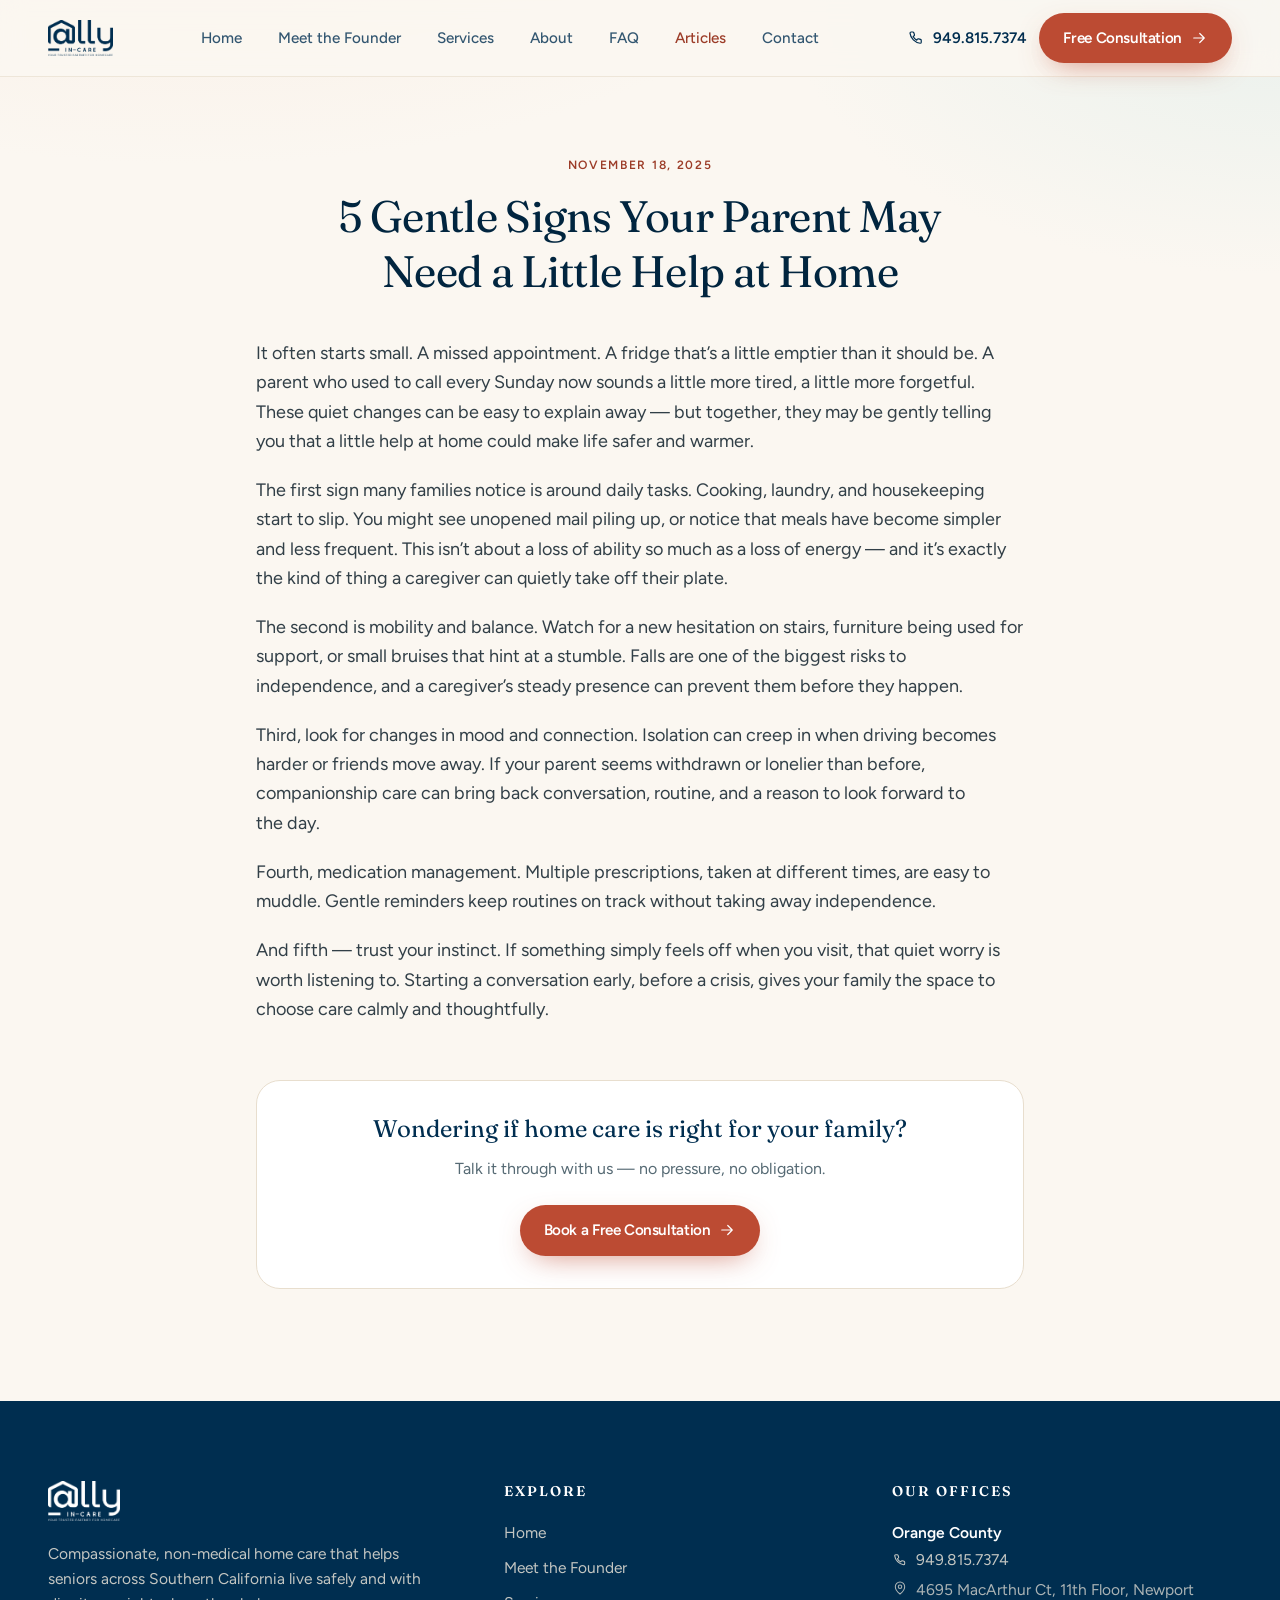
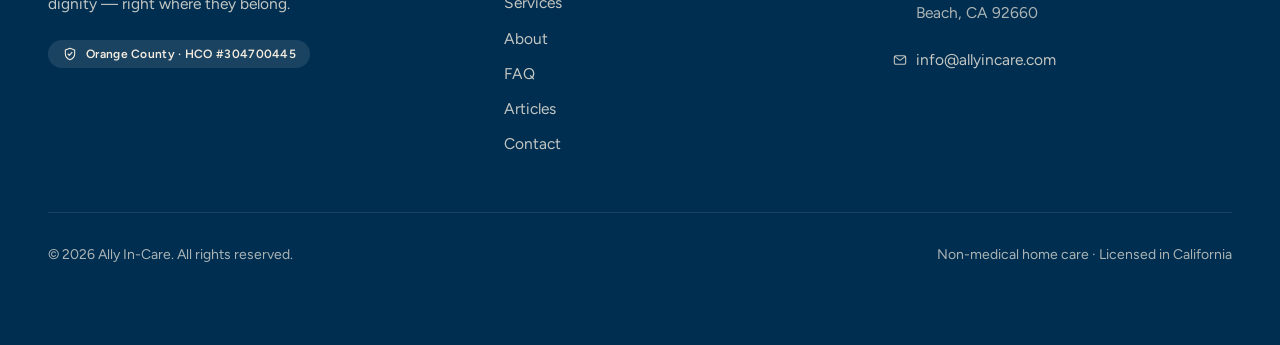
<file: signs-your-parent-may-need-home-care/index.html>
<!doctype html>
<html lang="en-US">
<head>
	<meta charset="UTF-8" />
	<meta name="viewport" content="width=device-width, initial-scale=1" />
	<title>5 Gentle Signs Your Parent May Need a Little Help at Home &#8211; Ally In-Care</title>
<meta name='robots' content='max-image-preview:large' />
<meta name="description" content="Noticing changes in a parent can be quietly worrying. Here are five compassionate signs that a little in-home support could make daily life safer and warmer." />
<meta property="og:site_name" content="Ally In-Care" />
<meta property="og:type" content="article" />
<meta property="og:title" content="5 Gentle Signs Your Parent May Need a Little Help at Home &#8211; Ally In-Care" />
<meta property="og:description" content="Noticing changes in a parent can be quietly worrying. Here are five compassionate signs that a little in-home support could make daily life safer and warmer." />
<meta property="og:url" content="index.html" />
<meta name="twitter:card" content="summary_large_image" />
<link rel="canonical" href="index.html" />
<link rel='dns-prefetch' href='//fonts.googleapis.com' />
<link href='https://fonts.gstatic.com' crossorigin rel='preconnect' />
<link rel="alternate" type="application/rss+xml" title="Ally In-Care &raquo; Feed" href="https://jeet-avatar.github.io/allyincare-preview/feed/" />
<link rel="alternate" type="application/rss+xml" title="Ally In-Care &raquo; Comments Feed" href="https://jeet-avatar.github.io/allyincare-preview/comments/feed/" />
<script type="application/ld+json">{"@context":"https://schema.org","@graph":[{"@type":"LocalBusiness","@id":"../index.html#business","name":"Ally In-Care","description":"Licensed non-medical home care and caregiver services for seniors across Orange County and Los Angeles County, CA — companion care, personal care, 24-hour and live-in support, dementia and respite care. DOJ-screened caregivers, 15+ years of experience.","url":"../index.html","logo":"../wp-content/themes/allyincare/assets/logo-navy.png","image":"../wp-content/themes/allyincare/assets/logo-navy.png","telephone":"+19498157374","email":"info@allyincare.com","priceRange":"$$","address":{"@type":"PostalAddress","streetAddress":"4695 MacArthur Ct, 11th Floor","addressLocality":"Newport Beach","addressRegion":"CA","postalCode":"92660","addressCountry":"US"},"geo":{"@type":"GeoCoordinates","latitude":33.659,"longitude":-117.8727},"openingHoursSpecification":[{"@type":"OpeningHoursSpecification","dayOfWeek":["Monday","Tuesday","Wednesday","Thursday","Friday"],"opens":"09:00","closes":"17:00"}],"areaServed":[{"@type":"AdministrativeArea","name":"Orange County, California"},{"@type":"AdministrativeArea","name":"Los Angeles County, California"}],"identifier":{"@type":"PropertyValue","name":"California HCO License","value":"304700445"},"knowsAbout":["Non-medical home care","In-home senior care","Companion care","Personal care","24-hour home care","Live-in care","Dementia and Alzheimer's care","Respite care","Post-hospital care","Medication reminders","Senior transportation","Caregiver services"],"founder":{"@id":"../index.html#founder"},"aggregateRating":{"@type":"AggregateRating","ratingValue":"5","bestRating":"5","worstRating":"1","reviewCount":"4"}},{"@type":"Organization","@id":"../index.html#org","name":"Ally In-Care","url":"../index.html","logo":"../wp-content/themes/allyincare/assets/logo-navy.png"},{"@type":"WebSite","@id":"../index.html#website","name":"Ally In-Care","url":"../index.html","publisher":{"@id":"../index.html#org"}},{"@type":"Person","@id":"../index.html#founder","name":"Pablo Hurtado","jobTitle":"Founder and C.E.O.","worksFor":{"@id":"../index.html#org"}},{"@type":"Service","serviceType":"Companionship & Emotional Support","name":"Companionship & Emotional Support in Orange County & Los Angeles","description":"A familiar, friendly presence for conversation, shared hobbies, and the simple comfort of not being alone.","provider":{"@id":"../index.html#business"},"areaServed":[{"@type":"AdministrativeArea","name":"Orange County, California"},{"@type":"AdministrativeArea","name":"Los Angeles County, California"}]},{"@type":"Service","serviceType":"Transportation & Errands","name":"Transportation & Errands in Orange County & Los Angeles","description":"Safe, unhurried rides to appointments, the store, place of worship, and the outings that keep life full.","provider":{"@id":"../index.html#business"},"areaServed":[{"@type":"AdministrativeArea","name":"Orange County, California"},{"@type":"AdministrativeArea","name":"Los Angeles County, California"}]},{"@type":"Service","serviceType":"Medical Appointment Assistance","name":"Medical Appointment Assistance in Orange County & Los Angeles","description":"A calm, attentive companion who helps prepare for visits, takes notes, and relays details back to the family.","provider":{"@id":"../index.html#business"},"areaServed":[{"@type":"AdministrativeArea","name":"Orange County, California"},{"@type":"AdministrativeArea","name":"Los Angeles County, California"}]},{"@type":"Service","serviceType":"Medication Reminders","name":"Medication Reminders in Orange County & Los Angeles","description":"Gentle, consistent prompts so daily medications are taken on time — supporting routine without taking over.","provider":{"@id":"../index.html#business"},"areaServed":[{"@type":"AdministrativeArea","name":"Orange County, California"},{"@type":"AdministrativeArea","name":"Los Angeles County, California"}]},{"@type":"Service","serviceType":"Bathing, Grooming & Dressing","name":"Bathing, Grooming & Dressing in Orange County & Los Angeles","description":"Respectful, dignified help with the daily personal care that protects confidence and well-being at home.","provider":{"@id":"../index.html#business"},"areaServed":[{"@type":"AdministrativeArea","name":"Orange County, California"},{"@type":"AdministrativeArea","name":"Los Angeles County, California"}]},{"@type":"Service","serviceType":"Cooking, Housekeeping & Laundry","name":"Cooking, Housekeeping & Laundry in Orange County & Los Angeles","description":"Warm meals, tidy spaces, and clean laundry — the everyday help that keeps home feeling like home.","provider":{"@id":"../index.html#business"},"areaServed":[{"@type":"AdministrativeArea","name":"Orange County, California"},{"@type":"AdministrativeArea","name":"Los Angeles County, California"}]},{"@type":"Service","serviceType":"Transfer, Mobility & Exercise","name":"Transfer, Mobility & Exercise in Orange County & Los Angeles","description":"Steady, safe support with moving about the home and gentle activity that keeps the body strong.","provider":{"@id":"../index.html#business"},"areaServed":[{"@type":"AdministrativeArea","name":"Orange County, California"},{"@type":"AdministrativeArea","name":"Los Angeles County, California"}]},{"@type":"Service","serviceType":"Care Navigation & Coordination","name":"Care Navigation & Coordination in Orange County & Los Angeles","description":"A knowledgeable ally to help families understand options and coordinate the moving pieces of care.","provider":{"@id":"../index.html#business"},"areaServed":[{"@type":"AdministrativeArea","name":"Orange County, California"},{"@type":"AdministrativeArea","name":"Los Angeles County, California"}]}]}</script>
<script type="application/ld+json">{"@context":"https:\/\/schema.org","@type":"Article","headline":"5 Gentle Signs Your Parent May Need a Little Help at Home","description":"Noticing changes in a parent can be quietly worrying. Here are five compassionate signs that a little in-home support could make daily life safer and warmer.","datePublished":"2025-11-18T09:00:00+00:00","dateModified":"2025-11-18T09:00:00+00:00","author":{"@type":"Organization","name":"Ally In-Care"},"publisher":{"@type":"Organization","name":"Ally In-Care"},"mainEntityOfPage":"https:\/\/jeet-avatar.github.io\/allyincare-preview\/signs-your-parent-may-need-home-care\/"}</script>
<link rel="alternate" type="application/rss+xml" title="Ally In-Care &raquo; 5 Gentle Signs Your Parent May Need a Little Help at Home Comments Feed" href="index.htmlfeed/" />
<link rel="alternate" title="oEmbed (JSON)" type="application/json+oembed" href="https://jeet-avatar.github.io/allyincare-preview/wp-json/oembed/1.0/embed?url=https%3A%2F%2Fjeet-avatar.github.io%2Fallyincare-preview%2Fsigns-your-parent-may-need-home-care%2F" />
<link rel="alternate" title="oEmbed (XML)" type="text/xml+oembed" href="https://jeet-avatar.github.io/allyincare-preview/wp-json/oembed/1.0/embed?url=https%3A%2F%2Fjeet-avatar.github.io%2Fallyincare-preview%2Fsigns-your-parent-may-need-home-care%2F&#038;format=xml" />
<style id='wp-img-auto-sizes-contain-inline-css'>
img:is([sizes=auto i],[sizes^="auto," i]){contain-intrinsic-size:3000px 1500px}
/*# sourceURL=wp-img-auto-sizes-contain-inline-css */
</style>
<style id='wp-emoji-styles-inline-css'>

	img.wp-smiley, img.emoji {
		display: inline !important;
		border: none !important;
		box-shadow: none !important;
		height: 1em !important;
		width: 1em !important;
		margin: 0 0.07em !important;
		vertical-align: -0.1em !important;
		background: none !important;
		padding: 0 !important;
	}
/*# sourceURL=wp-emoji-styles-inline-css */
</style>
<style id='wp-block-library-inline-css'>
:root{--wp-block-synced-color:#7a00df;--wp-block-synced-color--rgb:122,0,223;--wp-bound-block-color:var(--wp-block-synced-color);--wp-editor-canvas-background:#ddd;--wp-admin-theme-color:#007cba;--wp-admin-theme-color--rgb:0,124,186;--wp-admin-theme-color-darker-10:#006ba1;--wp-admin-theme-color-darker-10--rgb:0,107,160.5;--wp-admin-theme-color-darker-20:#005a87;--wp-admin-theme-color-darker-20--rgb:0,90,135;--wp-admin-border-width-focus:2px}@media (min-resolution:192dpi){:root{--wp-admin-border-width-focus:1.5px}}.wp-element-button{cursor:pointer}:root .has-very-light-gray-background-color{background-color:#eee}:root .has-very-dark-gray-background-color{background-color:#313131}:root .has-very-light-gray-color{color:#eee}:root .has-very-dark-gray-color{color:#313131}:root .has-vivid-green-cyan-to-vivid-cyan-blue-gradient-background{background:linear-gradient(135deg,#00d084,#0693e3)}:root .has-purple-crush-gradient-background{background:linear-gradient(135deg,#34e2e4,#4721fb 50%,#ab1dfe)}:root .has-hazy-dawn-gradient-background{background:linear-gradient(135deg,#faaca8,#dad0ec)}:root .has-subdued-olive-gradient-background{background:linear-gradient(135deg,#fafae1,#67a671)}:root .has-atomic-cream-gradient-background{background:linear-gradient(135deg,#fdd79a,#004a59)}:root .has-nightshade-gradient-background{background:linear-gradient(135deg,#330968,#31cdcf)}:root .has-midnight-gradient-background{background:linear-gradient(135deg,#020381,#2874fc)}:root{--wp--preset--font-size--normal:16px;--wp--preset--font-size--huge:42px}.has-regular-font-size{font-size:1em}.has-larger-font-size{font-size:2.625em}.has-normal-font-size{font-size:var(--wp--preset--font-size--normal)}.has-huge-font-size{font-size:var(--wp--preset--font-size--huge)}.has-text-align-center{text-align:center}.has-text-align-left{text-align:left}.has-text-align-right{text-align:right}.has-fit-text{white-space:nowrap!important}#end-resizable-editor-section{display:none}.aligncenter{clear:both}.items-justified-left{justify-content:flex-start}.items-justified-center{justify-content:center}.items-justified-right{justify-content:flex-end}.items-justified-space-between{justify-content:space-between}.screen-reader-text{border:0;clip-path:inset(50%);height:1px;margin:-1px;overflow:hidden;padding:0;position:absolute;width:1px;word-wrap:normal!important}.screen-reader-text:focus{background-color:#ddd;clip-path:none;color:#444;display:block;font-size:1em;height:auto;left:5px;line-height:normal;padding:15px 23px 14px;text-decoration:none;top:5px;width:auto;z-index:100000}html :where(.has-border-color){border-style:solid}html :where([style*=border-top-color]){border-top-style:solid}html :where([style*=border-right-color]){border-right-style:solid}html :where([style*=border-bottom-color]){border-bottom-style:solid}html :where([style*=border-left-color]){border-left-style:solid}html :where([style*=border-width]){border-style:solid}html :where([style*=border-top-width]){border-top-style:solid}html :where([style*=border-right-width]){border-right-style:solid}html :where([style*=border-bottom-width]){border-bottom-style:solid}html :where([style*=border-left-width]){border-left-style:solid}html :where(img[class*=wp-image-]){height:auto;max-width:100%}:where(figure){margin:0 0 1em}html :where(.is-position-sticky){--wp-admin--admin-bar--position-offset:var(--wp-admin--admin-bar--height,0px)}@media screen and (max-width:600px){html :where(.is-position-sticky){--wp-admin--admin-bar--position-offset:0px}}

/*# sourceURL=wp-block-library-inline-css */
</style>
<style id='classic-theme-styles-inline-css'>
/*! This file is auto-generated */
.wp-block-button__link{color:#fff;background-color:#32373c;border-radius:9999px;box-shadow:none;text-decoration:none;padding:calc(.667em + 2px) calc(1.333em + 2px);font-size:1.125em}.wp-block-file__button{background:#32373c;color:#fff;text-decoration:none}
/*# sourceURL=/wp-includes/css/classic-themes.min.css */
</style>
<style id='global-styles-inline-css'>
:root{--wp--preset--aspect-ratio--square: 1;--wp--preset--aspect-ratio--4-3: 4/3;--wp--preset--aspect-ratio--3-4: 3/4;--wp--preset--aspect-ratio--3-2: 3/2;--wp--preset--aspect-ratio--2-3: 2/3;--wp--preset--aspect-ratio--16-9: 16/9;--wp--preset--aspect-ratio--9-16: 9/16;--wp--preset--color--black: #000000;--wp--preset--color--cyan-bluish-gray: #abb8c3;--wp--preset--color--white: #ffffff;--wp--preset--color--pale-pink: #f78da7;--wp--preset--color--vivid-red: #cf2e2e;--wp--preset--color--luminous-vivid-orange: #ff6900;--wp--preset--color--luminous-vivid-amber: #fcb900;--wp--preset--color--light-green-cyan: #7bdcb5;--wp--preset--color--vivid-green-cyan: #00d084;--wp--preset--color--pale-cyan-blue: #8ed1fc;--wp--preset--color--vivid-cyan-blue: #0693e3;--wp--preset--color--vivid-purple: #9b51e0;--wp--preset--gradient--vivid-cyan-blue-to-vivid-purple: linear-gradient(135deg,rgb(6,147,227) 0%,rgb(155,81,224) 100%);--wp--preset--gradient--light-green-cyan-to-vivid-green-cyan: linear-gradient(135deg,rgb(122,220,180) 0%,rgb(0,208,130) 100%);--wp--preset--gradient--luminous-vivid-amber-to-luminous-vivid-orange: linear-gradient(135deg,rgb(252,185,0) 0%,rgb(255,105,0) 100%);--wp--preset--gradient--luminous-vivid-orange-to-vivid-red: linear-gradient(135deg,rgb(255,105,0) 0%,rgb(207,46,46) 100%);--wp--preset--gradient--very-light-gray-to-cyan-bluish-gray: linear-gradient(135deg,rgb(238,238,238) 0%,rgb(169,184,195) 100%);--wp--preset--gradient--cool-to-warm-spectrum: linear-gradient(135deg,rgb(74,234,220) 0%,rgb(151,120,209) 20%,rgb(207,42,186) 40%,rgb(238,44,130) 60%,rgb(251,105,98) 80%,rgb(254,248,76) 100%);--wp--preset--gradient--blush-light-purple: linear-gradient(135deg,rgb(255,206,236) 0%,rgb(152,150,240) 100%);--wp--preset--gradient--blush-bordeaux: linear-gradient(135deg,rgb(254,205,165) 0%,rgb(254,45,45) 50%,rgb(107,0,62) 100%);--wp--preset--gradient--luminous-dusk: linear-gradient(135deg,rgb(255,203,112) 0%,rgb(199,81,192) 50%,rgb(65,88,208) 100%);--wp--preset--gradient--pale-ocean: linear-gradient(135deg,rgb(255,245,203) 0%,rgb(182,227,212) 50%,rgb(51,167,181) 100%);--wp--preset--gradient--electric-grass: linear-gradient(135deg,rgb(202,248,128) 0%,rgb(113,206,126) 100%);--wp--preset--gradient--midnight: linear-gradient(135deg,rgb(2,3,129) 0%,rgb(40,116,252) 100%);--wp--preset--font-size--small: 13px;--wp--preset--font-size--medium: 20px;--wp--preset--font-size--large: 36px;--wp--preset--font-size--x-large: 42px;--wp--preset--spacing--20: 0.44rem;--wp--preset--spacing--30: 0.67rem;--wp--preset--spacing--40: 1rem;--wp--preset--spacing--50: 1.5rem;--wp--preset--spacing--60: 2.25rem;--wp--preset--spacing--70: 3.38rem;--wp--preset--spacing--80: 5.06rem;--wp--preset--shadow--natural: 6px 6px 9px rgba(0, 0, 0, 0.2);--wp--preset--shadow--deep: 12px 12px 50px rgba(0, 0, 0, 0.4);--wp--preset--shadow--sharp: 6px 6px 0px rgba(0, 0, 0, 0.2);--wp--preset--shadow--outlined: 6px 6px 0px -3px rgb(255, 255, 255), 6px 6px rgb(0, 0, 0);--wp--preset--shadow--crisp: 6px 6px 0px rgb(0, 0, 0);}:where(.is-layout-flex){gap: 0.5em;}:where(.is-layout-grid){gap: 0.5em;}body .is-layout-flex{display: flex;}.is-layout-flex{flex-wrap: wrap;align-items: center;}.is-layout-flex > :is(*, div){margin: 0;}body .is-layout-grid{display: grid;}.is-layout-grid > :is(*, div){margin: 0;}:where(.wp-block-columns.is-layout-flex){gap: 2em;}:where(.wp-block-columns.is-layout-grid){gap: 2em;}:where(.wp-block-post-template.is-layout-flex){gap: 1.25em;}:where(.wp-block-post-template.is-layout-grid){gap: 1.25em;}.has-black-color{color: var(--wp--preset--color--black) !important;}.has-cyan-bluish-gray-color{color: var(--wp--preset--color--cyan-bluish-gray) !important;}.has-white-color{color: var(--wp--preset--color--white) !important;}.has-pale-pink-color{color: var(--wp--preset--color--pale-pink) !important;}.has-vivid-red-color{color: var(--wp--preset--color--vivid-red) !important;}.has-luminous-vivid-orange-color{color: var(--wp--preset--color--luminous-vivid-orange) !important;}.has-luminous-vivid-amber-color{color: var(--wp--preset--color--luminous-vivid-amber) !important;}.has-light-green-cyan-color{color: var(--wp--preset--color--light-green-cyan) !important;}.has-vivid-green-cyan-color{color: var(--wp--preset--color--vivid-green-cyan) !important;}.has-pale-cyan-blue-color{color: var(--wp--preset--color--pale-cyan-blue) !important;}.has-vivid-cyan-blue-color{color: var(--wp--preset--color--vivid-cyan-blue) !important;}.has-vivid-purple-color{color: var(--wp--preset--color--vivid-purple) !important;}.has-black-background-color{background-color: var(--wp--preset--color--black) !important;}.has-cyan-bluish-gray-background-color{background-color: var(--wp--preset--color--cyan-bluish-gray) !important;}.has-white-background-color{background-color: var(--wp--preset--color--white) !important;}.has-pale-pink-background-color{background-color: var(--wp--preset--color--pale-pink) !important;}.has-vivid-red-background-color{background-color: var(--wp--preset--color--vivid-red) !important;}.has-luminous-vivid-orange-background-color{background-color: var(--wp--preset--color--luminous-vivid-orange) !important;}.has-luminous-vivid-amber-background-color{background-color: var(--wp--preset--color--luminous-vivid-amber) !important;}.has-light-green-cyan-background-color{background-color: var(--wp--preset--color--light-green-cyan) !important;}.has-vivid-green-cyan-background-color{background-color: var(--wp--preset--color--vivid-green-cyan) !important;}.has-pale-cyan-blue-background-color{background-color: var(--wp--preset--color--pale-cyan-blue) !important;}.has-vivid-cyan-blue-background-color{background-color: var(--wp--preset--color--vivid-cyan-blue) !important;}.has-vivid-purple-background-color{background-color: var(--wp--preset--color--vivid-purple) !important;}.has-black-border-color{border-color: var(--wp--preset--color--black) !important;}.has-cyan-bluish-gray-border-color{border-color: var(--wp--preset--color--cyan-bluish-gray) !important;}.has-white-border-color{border-color: var(--wp--preset--color--white) !important;}.has-pale-pink-border-color{border-color: var(--wp--preset--color--pale-pink) !important;}.has-vivid-red-border-color{border-color: var(--wp--preset--color--vivid-red) !important;}.has-luminous-vivid-orange-border-color{border-color: var(--wp--preset--color--luminous-vivid-orange) !important;}.has-luminous-vivid-amber-border-color{border-color: var(--wp--preset--color--luminous-vivid-amber) !important;}.has-light-green-cyan-border-color{border-color: var(--wp--preset--color--light-green-cyan) !important;}.has-vivid-green-cyan-border-color{border-color: var(--wp--preset--color--vivid-green-cyan) !important;}.has-pale-cyan-blue-border-color{border-color: var(--wp--preset--color--pale-cyan-blue) !important;}.has-vivid-cyan-blue-border-color{border-color: var(--wp--preset--color--vivid-cyan-blue) !important;}.has-vivid-purple-border-color{border-color: var(--wp--preset--color--vivid-purple) !important;}.has-vivid-cyan-blue-to-vivid-purple-gradient-background{background: var(--wp--preset--gradient--vivid-cyan-blue-to-vivid-purple) !important;}.has-light-green-cyan-to-vivid-green-cyan-gradient-background{background: var(--wp--preset--gradient--light-green-cyan-to-vivid-green-cyan) !important;}.has-luminous-vivid-amber-to-luminous-vivid-orange-gradient-background{background: var(--wp--preset--gradient--luminous-vivid-amber-to-luminous-vivid-orange) !important;}.has-luminous-vivid-orange-to-vivid-red-gradient-background{background: var(--wp--preset--gradient--luminous-vivid-orange-to-vivid-red) !important;}.has-very-light-gray-to-cyan-bluish-gray-gradient-background{background: var(--wp--preset--gradient--very-light-gray-to-cyan-bluish-gray) !important;}.has-cool-to-warm-spectrum-gradient-background{background: var(--wp--preset--gradient--cool-to-warm-spectrum) !important;}.has-blush-light-purple-gradient-background{background: var(--wp--preset--gradient--blush-light-purple) !important;}.has-blush-bordeaux-gradient-background{background: var(--wp--preset--gradient--blush-bordeaux) !important;}.has-luminous-dusk-gradient-background{background: var(--wp--preset--gradient--luminous-dusk) !important;}.has-pale-ocean-gradient-background{background: var(--wp--preset--gradient--pale-ocean) !important;}.has-electric-grass-gradient-background{background: var(--wp--preset--gradient--electric-grass) !important;}.has-midnight-gradient-background{background: var(--wp--preset--gradient--midnight) !important;}.has-small-font-size{font-size: var(--wp--preset--font-size--small) !important;}.has-medium-font-size{font-size: var(--wp--preset--font-size--medium) !important;}.has-large-font-size{font-size: var(--wp--preset--font-size--large) !important;}.has-x-large-font-size{font-size: var(--wp--preset--font-size--x-large) !important;}
/*# sourceURL=global-styles-inline-css */
</style>

<link rel='stylesheet' id='allyincare-fonts-css' href='https://fonts.googleapis.com/css2?family=Figtree:wght@400;500;600;700&#038;family=Fraunces:ital,opsz,wght@0,9..144,400;0,9..144,500;0,9..144,600;0,9..144,700;1,9..144,400;1,9..144,500&#038;display=swap' media='all' />
<link rel='stylesheet' id='allyincare-theme-css' href='../wp-content/themes/allyincare/assets/theme.css?ver=1.0.0' media='all' />
<link rel="https://api.w.org/" href="https://jeet-avatar.github.io/allyincare-preview/wp-json/" /><link rel="alternate" title="JSON" type="application/json" href="https://jeet-avatar.github.io/allyincare-preview/wp-json/wp/v2/posts/28" /><link rel="EditURI" type="application/rsd+xml" title="RSD" href="https://jeet-avatar.github.io/allyincare-preview/xmlrpc.php?rsd" />
<meta name="generator" content="WordPress 6.9.4" />
<link rel="canonical" href="index.html" />
<link rel='shortlink' href='https://jeet-avatar.github.io/allyincare-preview/?p=28' />
</head>
<body class="wp-singular post-template-default single single-post postid-28 single-format-standard wp-theme-allyincare bg-cream text-ink antialiased grain-cream">

<a href="#main" class="sr-only focus:not-sr-only focus:absolute focus:left-4 focus:top-4 focus:z-[60] focus:rounded-full focus:bg-navy focus:px-5 focus:py-3 focus:text-white">Skip to content</a>

<header class="site-header sticky top-0 z-50 border-b border-line/70 bg-cream/85 backdrop-blur-md">
	<div class="container-x">
		<div class="flex h-[4.75rem] items-center justify-between gap-4">
			<a href="../index.html" class="flex items-center gap-3" aria-label="Ally In-Care — home">
				<img src="../wp-content/themes/allyincare/assets/logo-navy.png" alt="Ally In-Care" class="h-9 w-auto" width="140" height="36" />
			</a>

			<nav class="hidden items-center gap-1 lg:flex" aria-label="Primary">
									<a
						href="../index.html"
						class="relative rounded-full px-4 py-2 text-[0.95rem] font-medium transition-colors text-navy/80 hover:text-navy"
											>Home</a>
									<a
						href="../meet-the-founder/index.html"
						class="relative rounded-full px-4 py-2 text-[0.95rem] font-medium transition-colors text-navy/80 hover:text-navy"
											>Meet the Founder</a>
									<a
						href="../our-services/index.html"
						class="relative rounded-full px-4 py-2 text-[0.95rem] font-medium transition-colors text-navy/80 hover:text-navy"
											>Services</a>
									<a
						href="../about-us/index.html"
						class="relative rounded-full px-4 py-2 text-[0.95rem] font-medium transition-colors text-navy/80 hover:text-navy"
											>About</a>
									<a
						href="../frequently-asked-questions/index.html"
						class="relative rounded-full px-4 py-2 text-[0.95rem] font-medium transition-colors text-navy/80 hover:text-navy"
											>FAQ</a>
									<a
						href="../news-and-articles/index.html"
						class="relative rounded-full px-4 py-2 text-[0.95rem] font-medium transition-colors text-terracotta-700"
						aria-current="page"					>Articles</a>
									<a
						href="../contact-us/index.html"
						class="relative rounded-full px-4 py-2 text-[0.95rem] font-medium transition-colors text-navy/80 hover:text-navy"
											>Contact</a>
							</nav>

			<div class="hidden items-center gap-3 lg:flex">
									<a href="tel:+19498157374" class="inline-flex items-center gap-2 text-[0.95rem] font-semibold text-navy hover:text-terracotta-700">
						<svg class="h-[18px] w-[18px]" viewBox="0 0 24 24" fill="none" stroke="currentColor" stroke-width="1.6" stroke-linecap="round" stroke-linejoin="round" aria-hidden="true"><path d="M4 5.5C4 4.7 4.7 4 5.5 4h2.2c.6 0 1.2.4 1.4 1l.8 2.5c.2.6 0 1.2-.5 1.6l-1.2.9a11 11 0 0 0 4.8 4.8l.9-1.2c.4-.5 1-.7 1.6-.5l2.5.8c.6.2 1 .8 1 1.4v2.2c0 .8-.7 1.5-1.5 1.5A15.5 15.5 0 0 1 4 5.5Z"/></svg>						949.815.7374					</a>
								<a href="../contact-us/index.html" class="group inline-flex items-center justify-center gap-2 rounded-full px-6 py-3.5 text-[0.95rem] font-semibold tracking-tight transition-all duration-200 bg-terracotta text-white hover:bg-terracotta-700 shadow-[0_10px_30px_-12px_rgba(188,75,51,0.7)] ">Free Consultation<svg class="h-[18px] w-[18px] transition-transform duration-200 group-hover:translate-x-0.5" viewBox="0 0 24 24" fill="none" stroke="currentColor" stroke-width="1.6" stroke-linecap="round" stroke-linejoin="round" aria-hidden="true"><path d="M5 12h14M13 6l6 6-6 6"/></svg></a>			</div>

			<button type="button" class="js-menu-toggle inline-flex h-11 w-11 items-center justify-center rounded-full border border-line text-navy lg:hidden" aria-expanded="false" aria-controls="mobile-nav" aria-label="Open menu">
				<svg class="h-6 w-6" viewBox="0 0 24 24" fill="none" stroke="currentColor" stroke-width="1.6" stroke-linecap="round" stroke-linejoin="round" aria-hidden="true"><path d="M4 7h16M4 12h16M4 17h16"/></svg>			</button>
		</div>
	</div>

	<div id="mobile-nav" class="js-mobile-nav hidden border-t border-line bg-cream lg:hidden">
		<div class="container-x py-4">
			<nav class="flex flex-col gap-1" aria-label="Mobile">
									<a href="../index.html" class="rounded-xl px-4 py-3 text-base font-medium text-navy hover:bg-cream-100">Home</a>
									<a href="../meet-the-founder/index.html" class="rounded-xl px-4 py-3 text-base font-medium text-navy hover:bg-cream-100">Meet the Founder</a>
									<a href="../our-services/index.html" class="rounded-xl px-4 py-3 text-base font-medium text-navy hover:bg-cream-100">Services</a>
									<a href="../about-us/index.html" class="rounded-xl px-4 py-3 text-base font-medium text-navy hover:bg-cream-100">About</a>
									<a href="../frequently-asked-questions/index.html" class="rounded-xl px-4 py-3 text-base font-medium text-navy hover:bg-cream-100">FAQ</a>
									<a href="../news-and-articles/index.html" class="rounded-xl px-4 py-3 text-base font-medium bg-peach text-terracotta-700">Articles</a>
									<a href="../contact-us/index.html" class="rounded-xl px-4 py-3 text-base font-medium text-navy hover:bg-cream-100">Contact</a>
							</nav>
			<div class="mt-4 flex flex-col gap-3">
									<a href="tel:+19498157374" class="inline-flex items-center justify-center gap-2 rounded-full border border-line px-6 py-3 font-semibold text-navy">
						<svg class="h-[18px] w-[18px]" viewBox="0 0 24 24" fill="none" stroke="currentColor" stroke-width="1.6" stroke-linecap="round" stroke-linejoin="round" aria-hidden="true"><path d="M4 5.5C4 4.7 4.7 4 5.5 4h2.2c.6 0 1.2.4 1.4 1l.8 2.5c.2.6 0 1.2-.5 1.6l-1.2.9a11 11 0 0 0 4.8 4.8l.9-1.2c.4-.5 1-.7 1.6-.5l2.5.8c.6.2 1 .8 1 1.4v2.2c0 .8-.7 1.5-1.5 1.5A15.5 15.5 0 0 1 4 5.5Z"/></svg>						949.815.7374					</a>
								<a href="../contact-us/index.html" class="group inline-flex items-center justify-center gap-2 rounded-full px-6 py-3.5 text-[0.95rem] font-semibold tracking-tight transition-all duration-200 bg-terracotta text-white hover:bg-terracotta-700 shadow-[0_10px_30px_-12px_rgba(188,75,51,0.7)] w-full">Free Consultation<svg class="h-[18px] w-[18px] transition-transform duration-200 group-hover:translate-x-0.5" viewBox="0 0 24 24" fill="none" stroke="currentColor" stroke-width="1.6" stroke-linecap="round" stroke-linejoin="round" aria-hidden="true"><path d="M5 12h14M13 6l6 6-6 6"/></svg></a>			</div>
		</div>
	</div>
</header>

<main id="main">
<article class="py-16 sm:py-20">
	<div class="container-x">
		<div class="mx-auto max-w-3xl">
							<header class="text-center">
											<p class="text-xs font-semibold uppercase tracking-[0.14em] text-terracotta-700">November 18, 2025</p>
										<h1 class="mt-4 text-balance text-3xl leading-tight sm:text-4xl md:text-[2.75rem]">5 Gentle Signs Your Parent May Need a Little Help at Home</h1>
				</header>
								<div class="prose-ally mt-10 space-y-5 text-lg leading-relaxed text-ink/90 text-pretty [&>h2]:mt-10 [&>h2]:font-serif [&>h2]:text-2xl [&>h2]:text-navy [&_a]:text-terracotta-700 [&_a]:underline [&_ul]:list-disc [&_ul]:pl-6">
					<p>It often starts small. A missed appointment. A fridge that&#8217;s a little emptier than it should be. A parent who used to call every Sunday now sounds a little more tired, a little more forgetful. These quiet changes can be easy to explain away — but together, they may be gently telling you that a little help at home could make life safer and warmer.</p>
<p>The first sign many families notice is around daily tasks. Cooking, laundry, and housekeeping start to slip. You might see unopened mail piling up, or notice that meals have become simpler and less frequent. This isn&#8217;t about a loss of ability so much as a loss of energy — and it&#8217;s exactly the kind of thing a caregiver can quietly take off their plate.</p>
<p>The second is mobility and balance. Watch for a new hesitation on stairs, furniture being used for support, or small bruises that hint at a stumble. Falls are one of the biggest risks to independence, and a caregiver&#8217;s steady presence can prevent them before they happen.</p>
<p>Third, look for changes in mood and connection. Isolation can creep in when driving becomes harder or friends move away. If your parent seems withdrawn or lonelier than before, companionship care can bring back conversation, routine, and a reason to look forward to the day.</p>
<p>Fourth, medication management. Multiple prescriptions, taken at different times, are easy to muddle. Gentle reminders keep routines on track without taking away independence.</p>
<p>And fifth — trust your instinct. If something simply feels off when you visit, that quiet worry is worth listening to. Starting a conversation early, before a crisis, gives your family the space to choose care calmly and thoughtfully.</p>
				</div>
				<div class="mt-14 rounded-2xl border border-line bg-white p-8 text-center">
					<p class="font-serif text-2xl text-navy">Wondering if home care is right for your family?</p>
					<p class="mt-3 text-muted">Talk it through with us — no pressure, no obligation.</p>
					<div class="mt-6 flex justify-center">
						<a href="../contact-us/index.html" class="group inline-flex items-center justify-center gap-2 rounded-full px-6 py-3.5 text-[0.95rem] font-semibold tracking-tight transition-all duration-200 bg-terracotta text-white hover:bg-terracotta-700 shadow-[0_10px_30px_-12px_rgba(188,75,51,0.7)] ">Book a Free Consultation<svg class="h-[18px] w-[18px] transition-transform duration-200 group-hover:translate-x-0.5" viewBox="0 0 24 24" fill="none" stroke="currentColor" stroke-width="1.6" stroke-linecap="round" stroke-linejoin="round" aria-hidden="true"><path d="M5 12h14M13 6l6 6-6 6"/></svg></a>					</div>
				</div>
					</div>
	</div>
</article>
</main>

<footer class="mt-8 bg-navy text-cream-200">
	<div class="container-x py-16 sm:py-20">
		<div class="grid gap-12 lg:grid-cols-[1.2fr_1fr_1fr]">
			<div>
				<img src="../wp-content/themes/allyincare/assets/logo-white.png" alt="Ally In-Care" class="h-10 w-auto" width="160" height="40" />
				<p class="mt-5 max-w-sm text-[0.97rem] leading-relaxed text-cream-200/80 text-pretty">
					Compassionate, non-medical home care that helps seniors across Southern California live safely and with dignity — right where they belong.
				</p>
				<div class="mt-6 flex flex-wrap gap-2">
											<span class="inline-flex items-center gap-2 rounded-full bg-white/10 px-3.5 py-1.5 text-xs font-semibold tracking-wide">
							<svg class="h-4 w-4" viewBox="0 0 24 24" fill="none" stroke="currentColor" stroke-width="1.6" stroke-linecap="round" stroke-linejoin="round" aria-hidden="true"><path d="M12 3.5 19 6v5.5c0 4.4-3 7.5-7 9-4-1.5-7-4.6-7-9V6l7-2.5Z"/><path d="m9 12 2 2 4-4.5"/></svg>							Orange County · HCO #304700445						</span>
									</div>
			</div>

			<div>
				<h2 class="text-sm font-semibold uppercase tracking-[0.14em] text-white">Explore</h2>
				<ul class="mt-5 space-y-3 text-[0.97rem]">
											<li><a href="../index.html" class="text-cream-200/80 transition-colors hover:text-white">Home</a></li>
											<li><a href="../meet-the-founder/index.html" class="text-cream-200/80 transition-colors hover:text-white">Meet the Founder</a></li>
											<li><a href="../our-services/index.html" class="text-cream-200/80 transition-colors hover:text-white">Services</a></li>
											<li><a href="../about-us/index.html" class="text-cream-200/80 transition-colors hover:text-white">About</a></li>
											<li><a href="../frequently-asked-questions/index.html" class="text-cream-200/80 transition-colors hover:text-white">FAQ</a></li>
											<li><a href="../news-and-articles/index.html" class="text-cream-200/80 transition-colors hover:text-white">Articles</a></li>
											<li><a href="../contact-us/index.html" class="text-cream-200/80 transition-colors hover:text-white">Contact</a></li>
									</ul>
			</div>

			<div>
				<h2 class="text-sm font-semibold uppercase tracking-[0.14em] text-white">Our Offices</h2>
				<ul class="mt-5 space-y-6 text-[0.97rem]">
											<li>
							<p class="font-semibold text-white">Orange County</p>
															<a href="tel:+19498157374" class="mt-1 inline-flex items-center gap-2 text-cream-200/80 hover:text-white">
									<svg class="h-4 w-4" viewBox="0 0 24 24" fill="none" stroke="currentColor" stroke-width="1.6" stroke-linecap="round" stroke-linejoin="round" aria-hidden="true"><path d="M4 5.5C4 4.7 4.7 4 5.5 4h2.2c.6 0 1.2.4 1.4 1l.8 2.5c.2.6 0 1.2-.5 1.6l-1.2.9a11 11 0 0 0 4.8 4.8l.9-1.2c.4-.5 1-.7 1.6-.5l2.5.8c.6.2 1 .8 1 1.4v2.2c0 .8-.7 1.5-1.5 1.5A15.5 15.5 0 0 1 4 5.5Z"/></svg>									949.815.7374								</a>
																						<p class="mt-1 flex items-start gap-2 text-cream-200/70">
									<svg class="mt-0.5 h-4 w-4 flex-none" viewBox="0 0 24 24" fill="none" stroke="currentColor" stroke-width="1.6" stroke-linecap="round" stroke-linejoin="round" aria-hidden="true"><path d="M12 21s7-5.6 7-11a7 7 0 1 0-14 0c0 5.4 7 11 7 11Z"/><circle cx="12" cy="10" r="2.6"/></svg>									<span>4695 MacArthur Ct, 11th Floor, Newport Beach, CA 92660</span>
								</p>
													</li>
										<li>
						<a href="mailto:info@allyincare.com" class="inline-flex items-center gap-2 text-cream-200/80 hover:text-white">
							<svg class="h-4 w-4" viewBox="0 0 24 24" fill="none" stroke="currentColor" stroke-width="1.6" stroke-linecap="round" stroke-linejoin="round" aria-hidden="true"><rect x="3.5" y="5.5" width="17" height="13" rx="2.5"/><path d="m4.5 7 7.5 5.5L19.5 7"/></svg>							info@allyincare.com						</a>
					</li>
				</ul>
			</div>
		</div>

		<div class="mt-14 flex flex-col gap-3 border-t border-white/10 pt-8 text-sm text-cream-200/70 sm:flex-row sm:items-center sm:justify-between">
			<p>&copy; 2026 Ally In-Care. All rights reserved.</p>
			<p>Non-medical home care · Licensed in California</p>
		</div>
	</div>
</footer>

<script type="speculationrules">
{"prefetch":[{"source":"document","where":{"and":[{"href_matches":"/*"},{"not":{"href_matches":["/wp-*.php","/wp-admin/*","/wp-content/uploads/*","/wp-content/*","/wp-content/plugins/*","/wp-content/themes/allyincare/*","/*\\?(.+)"]}},{"not":{"selector_matches":"a[rel~=\"nofollow\"]"}},{"not":{"selector_matches":".no-prefetch, .no-prefetch a"}}]},"eagerness":"conservative"}]}
</script>
<script src="../wp-content/themes/allyincare/assets/ui.js?ver=1.0.0" id="allyincare-ui-js"></script>
<script id="wp-emoji-settings" type="application/json">
{"baseUrl":"https://s.w.org/images/core/emoji/17.0.2/72x72/","ext":".png","svgUrl":"https://s.w.org/images/core/emoji/17.0.2/svg/","svgExt":".svg","source":{"concatemoji":"https://jeet-avatar.github.io/allyincare-preview/wp-includes/js/wp-emoji-release.min.js?ver=6.9.4"}}
</script>
<script type="module">
/*! This file is auto-generated */
const a=JSON.parse(document.getElementById("wp-emoji-settings").textContent),o=(window._wpemojiSettings=a,"wpEmojiSettingsSupports"),s=["flag","emoji"];function i(e){try{var t={supportTests:e,timestamp:(new Date).valueOf()};sessionStorage.setItem(o,JSON.stringify(t))}catch(e){}}function c(e,t,n){e.clearRect(0,0,e.canvas.width,e.canvas.height),e.fillText(t,0,0);t=new Uint32Array(e.getImageData(0,0,e.canvas.width,e.canvas.height).data);e.clearRect(0,0,e.canvas.width,e.canvas.height),e.fillText(n,0,0);const a=new Uint32Array(e.getImageData(0,0,e.canvas.width,e.canvas.height).data);return t.every((e,t)=>e===a[t])}function p(e,t){e.clearRect(0,0,e.canvas.width,e.canvas.height),e.fillText(t,0,0);var n=e.getImageData(16,16,1,1);for(let e=0;e<n.data.length;e++)if(0!==n.data[e])return!1;return!0}function u(e,t,n,a){switch(t){case"flag":return n(e,"\ud83c\udff3\ufe0f\u200d\u26a7\ufe0f","\ud83c\udff3\ufe0f\u200b\u26a7\ufe0f")?!1:!n(e,"\ud83c\udde8\ud83c\uddf6","\ud83c\udde8\u200b\ud83c\uddf6")&&!n(e,"\ud83c\udff4\udb40\udc67\udb40\udc62\udb40\udc65\udb40\udc6e\udb40\udc67\udb40\udc7f","\ud83c\udff4\u200b\udb40\udc67\u200b\udb40\udc62\u200b\udb40\udc65\u200b\udb40\udc6e\u200b\udb40\udc67\u200b\udb40\udc7f");case"emoji":return!a(e,"\ud83e\u1fac8")}return!1}function f(e,t,n,a){let r;const o=(r="undefined"!=typeof WorkerGlobalScope&&self instanceof WorkerGlobalScope?new OffscreenCanvas(300,150):document.createElement("canvas")).getContext("2d",{willReadFrequently:!0}),s=(o.textBaseline="top",o.font="600 32px Arial",{});return e.forEach(e=>{s[e]=t(o,e,n,a)}),s}function r(e){var t=document.createElement("script");t.src=e,t.defer=!0,document.head.appendChild(t)}a.supports={everything:!0,everythingExceptFlag:!0},new Promise(t=>{let n=function(){try{var e=JSON.parse(sessionStorage.getItem(o));if("object"==typeof e&&"number"==typeof e.timestamp&&(new Date).valueOf()<e.timestamp+604800&&"object"==typeof e.supportTests)return e.supportTests}catch(e){}return null}();if(!n){if("undefined"!=typeof Worker&&"undefined"!=typeof OffscreenCanvas&&"undefined"!=typeof URL&&URL.createObjectURL&&"undefined"!=typeof Blob)try{var e="postMessage("+f.toString()+"("+[JSON.stringify(s),u.toString(),c.toString(),p.toString()].join(",")+"));",a=new Blob([e],{type:"text/javascript"});const r=new Worker(URL.createObjectURL(a),{name:"wpTestEmojiSupports"});return void(r.onmessage=e=>{i(n=e.data),r.terminate(),t(n)})}catch(e){}i(n=f(s,u,c,p))}t(n)}).then(e=>{for(const n in e)a.supports[n]=e[n],a.supports.everything=a.supports.everything&&a.supports[n],"flag"!==n&&(a.supports.everythingExceptFlag=a.supports.everythingExceptFlag&&a.supports[n]);var t;a.supports.everythingExceptFlag=a.supports.everythingExceptFlag&&!a.supports.flag,a.supports.everything||((t=a.source||{}).concatemoji?r(t.concatemoji):t.wpemoji&&t.twemoji&&(r(t.twemoji),r(t.wpemoji)))});
//# sourceURL=https://jeet-avatar.github.io/allyincare-preview/wp-includes/js/wp-emoji-loader.min.js
</script>
</body>
</html>
</file>
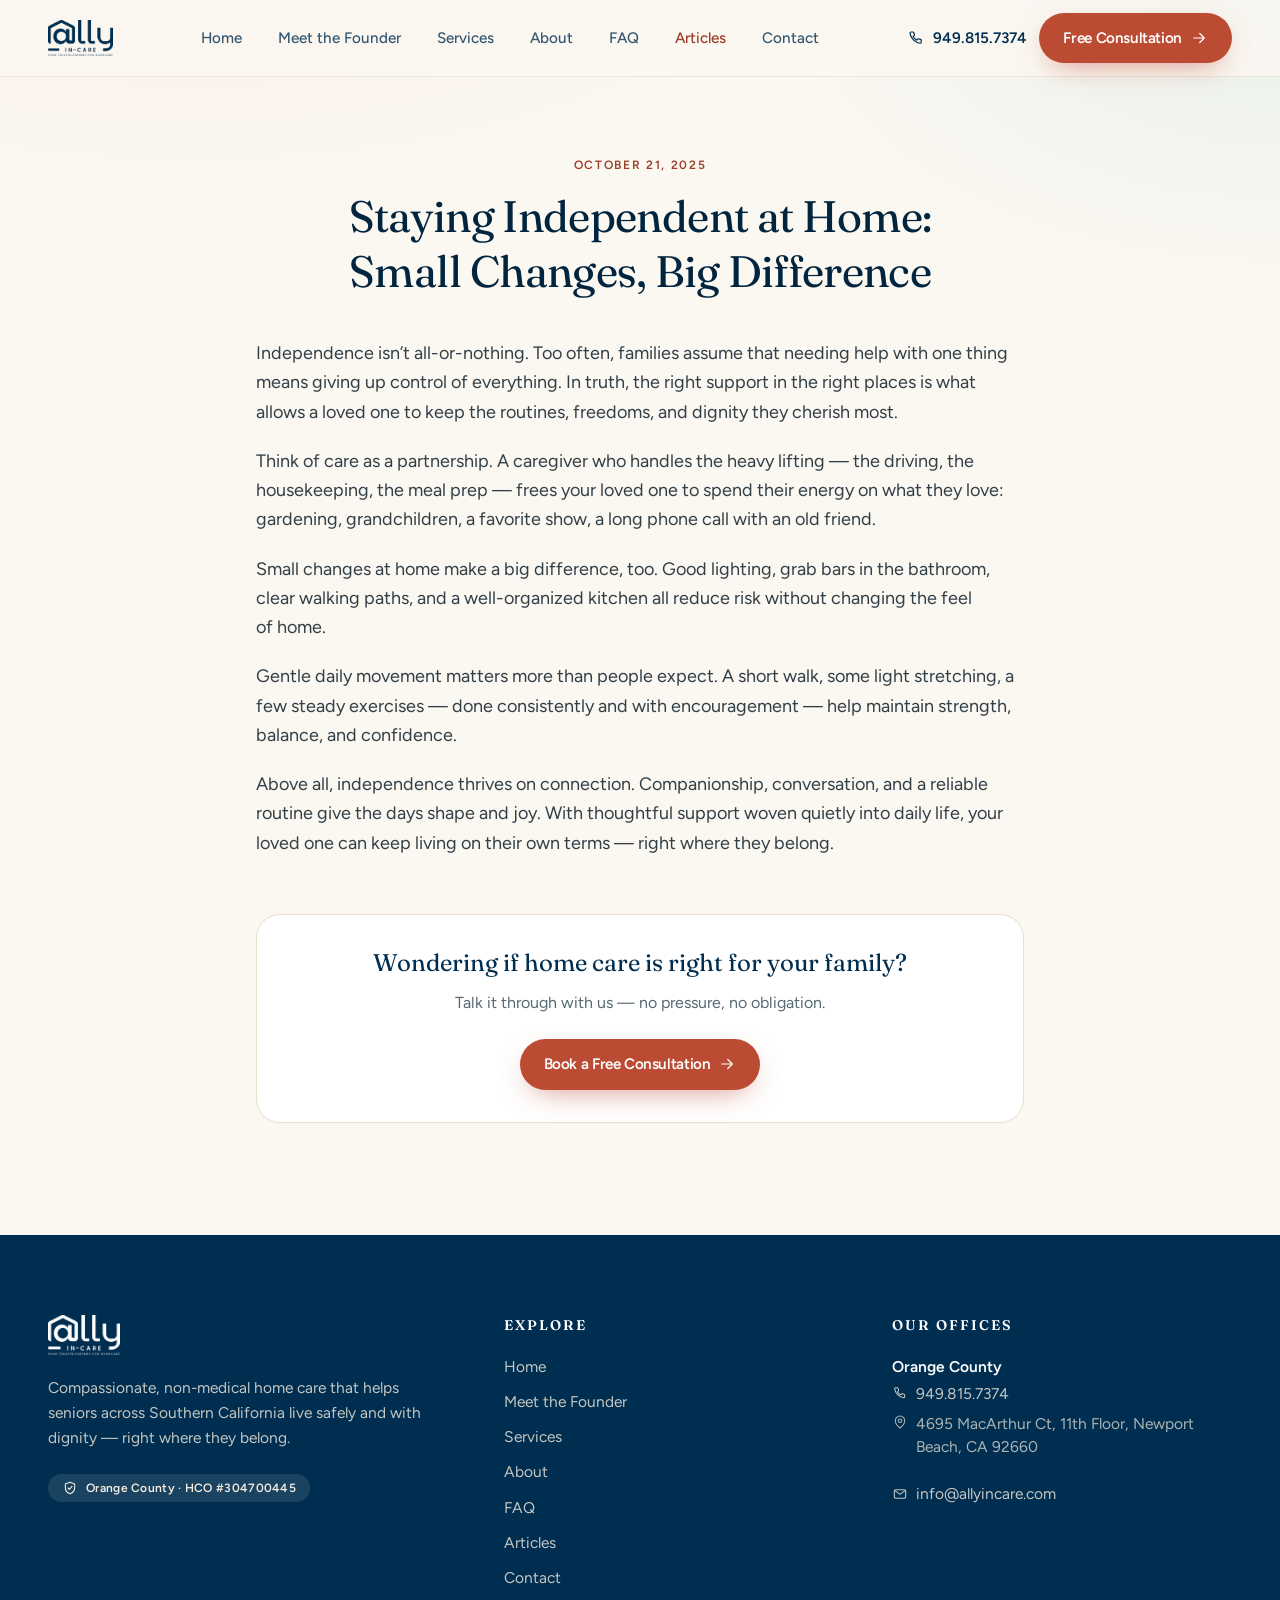
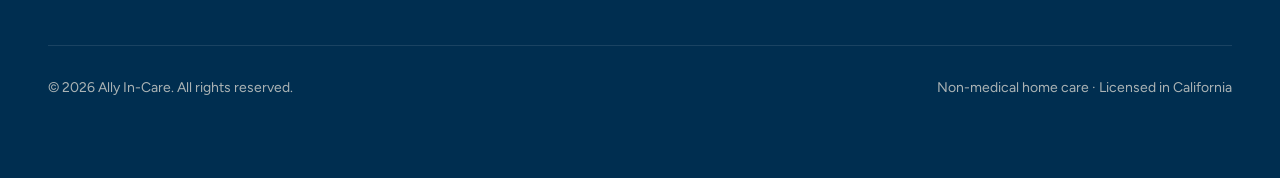
<file: staying-independent-at-home/index.html>
<!doctype html>
<html lang="en-US">
<head>
	<meta charset="UTF-8" />
	<meta name="viewport" content="width=device-width, initial-scale=1" />
	<title>Staying Independent at Home: Small Changes, Big Difference &#8211; Ally In-Care</title>
<meta name='robots' content='max-image-preview:large' />
<meta name="description" content="Independence isn&#039;t all-or-nothing. Thoughtful support with the right daily tasks helps your loved one keep the routines and dignity they cherish." />
<meta property="og:site_name" content="Ally In-Care" />
<meta property="og:type" content="article" />
<meta property="og:title" content="Staying Independent at Home: Small Changes, Big Difference &#8211; Ally In-Care" />
<meta property="og:description" content="Independence isn&#039;t all-or-nothing. Thoughtful support with the right daily tasks helps your loved one keep the routines and dignity they cherish." />
<meta property="og:url" content="index.html" />
<meta name="twitter:card" content="summary_large_image" />
<link rel="canonical" href="index.html" />
<link rel='dns-prefetch' href='//fonts.googleapis.com' />
<link href='https://fonts.gstatic.com' crossorigin rel='preconnect' />
<link rel="alternate" type="application/rss+xml" title="Ally In-Care &raquo; Feed" href="https://jeet-avatar.github.io/allyincare-preview/feed/" />
<link rel="alternate" type="application/rss+xml" title="Ally In-Care &raquo; Comments Feed" href="https://jeet-avatar.github.io/allyincare-preview/comments/feed/" />
<script type="application/ld+json">{"@context":"https://schema.org","@graph":[{"@type":"LocalBusiness","@id":"../index.html#business","name":"Ally In-Care","description":"Licensed non-medical home care and caregiver services for seniors across Orange County and Los Angeles County, CA — companion care, personal care, 24-hour and live-in support, dementia and respite care. DOJ-screened caregivers, 15+ years of experience.","url":"../index.html","logo":"../wp-content/themes/allyincare/assets/logo-navy.png","image":"../wp-content/themes/allyincare/assets/logo-navy.png","telephone":"+19498157374","email":"info@allyincare.com","priceRange":"$$","address":{"@type":"PostalAddress","streetAddress":"4695 MacArthur Ct, 11th Floor","addressLocality":"Newport Beach","addressRegion":"CA","postalCode":"92660","addressCountry":"US"},"geo":{"@type":"GeoCoordinates","latitude":33.659,"longitude":-117.8727},"openingHoursSpecification":[{"@type":"OpeningHoursSpecification","dayOfWeek":["Monday","Tuesday","Wednesday","Thursday","Friday"],"opens":"09:00","closes":"17:00"}],"areaServed":[{"@type":"AdministrativeArea","name":"Orange County, California"},{"@type":"AdministrativeArea","name":"Los Angeles County, California"}],"identifier":{"@type":"PropertyValue","name":"California HCO License","value":"304700445"},"knowsAbout":["Non-medical home care","In-home senior care","Companion care","Personal care","24-hour home care","Live-in care","Dementia and Alzheimer's care","Respite care","Post-hospital care","Medication reminders","Senior transportation","Caregiver services"],"founder":{"@id":"../index.html#founder"},"aggregateRating":{"@type":"AggregateRating","ratingValue":"5","bestRating":"5","worstRating":"1","reviewCount":"4"}},{"@type":"Organization","@id":"../index.html#org","name":"Ally In-Care","url":"../index.html","logo":"../wp-content/themes/allyincare/assets/logo-navy.png"},{"@type":"WebSite","@id":"../index.html#website","name":"Ally In-Care","url":"../index.html","publisher":{"@id":"../index.html#org"}},{"@type":"Person","@id":"../index.html#founder","name":"Pablo Hurtado","jobTitle":"Founder and C.E.O.","worksFor":{"@id":"../index.html#org"}},{"@type":"Service","serviceType":"Companionship & Emotional Support","name":"Companionship & Emotional Support in Orange County & Los Angeles","description":"A familiar, friendly presence for conversation, shared hobbies, and the simple comfort of not being alone.","provider":{"@id":"../index.html#business"},"areaServed":[{"@type":"AdministrativeArea","name":"Orange County, California"},{"@type":"AdministrativeArea","name":"Los Angeles County, California"}]},{"@type":"Service","serviceType":"Transportation & Errands","name":"Transportation & Errands in Orange County & Los Angeles","description":"Safe, unhurried rides to appointments, the store, place of worship, and the outings that keep life full.","provider":{"@id":"../index.html#business"},"areaServed":[{"@type":"AdministrativeArea","name":"Orange County, California"},{"@type":"AdministrativeArea","name":"Los Angeles County, California"}]},{"@type":"Service","serviceType":"Medical Appointment Assistance","name":"Medical Appointment Assistance in Orange County & Los Angeles","description":"A calm, attentive companion who helps prepare for visits, takes notes, and relays details back to the family.","provider":{"@id":"../index.html#business"},"areaServed":[{"@type":"AdministrativeArea","name":"Orange County, California"},{"@type":"AdministrativeArea","name":"Los Angeles County, California"}]},{"@type":"Service","serviceType":"Medication Reminders","name":"Medication Reminders in Orange County & Los Angeles","description":"Gentle, consistent prompts so daily medications are taken on time — supporting routine without taking over.","provider":{"@id":"../index.html#business"},"areaServed":[{"@type":"AdministrativeArea","name":"Orange County, California"},{"@type":"AdministrativeArea","name":"Los Angeles County, California"}]},{"@type":"Service","serviceType":"Bathing, Grooming & Dressing","name":"Bathing, Grooming & Dressing in Orange County & Los Angeles","description":"Respectful, dignified help with the daily personal care that protects confidence and well-being at home.","provider":{"@id":"../index.html#business"},"areaServed":[{"@type":"AdministrativeArea","name":"Orange County, California"},{"@type":"AdministrativeArea","name":"Los Angeles County, California"}]},{"@type":"Service","serviceType":"Cooking, Housekeeping & Laundry","name":"Cooking, Housekeeping & Laundry in Orange County & Los Angeles","description":"Warm meals, tidy spaces, and clean laundry — the everyday help that keeps home feeling like home.","provider":{"@id":"../index.html#business"},"areaServed":[{"@type":"AdministrativeArea","name":"Orange County, California"},{"@type":"AdministrativeArea","name":"Los Angeles County, California"}]},{"@type":"Service","serviceType":"Transfer, Mobility & Exercise","name":"Transfer, Mobility & Exercise in Orange County & Los Angeles","description":"Steady, safe support with moving about the home and gentle activity that keeps the body strong.","provider":{"@id":"../index.html#business"},"areaServed":[{"@type":"AdministrativeArea","name":"Orange County, California"},{"@type":"AdministrativeArea","name":"Los Angeles County, California"}]},{"@type":"Service","serviceType":"Care Navigation & Coordination","name":"Care Navigation & Coordination in Orange County & Los Angeles","description":"A knowledgeable ally to help families understand options and coordinate the moving pieces of care.","provider":{"@id":"../index.html#business"},"areaServed":[{"@type":"AdministrativeArea","name":"Orange County, California"},{"@type":"AdministrativeArea","name":"Los Angeles County, California"}]}]}</script>
<script type="application/ld+json">{"@context":"https:\/\/schema.org","@type":"Article","headline":"Staying Independent at Home: Small Changes, Big Difference","description":"Independence isn't all-or-nothing. Thoughtful support with the right daily tasks helps your loved one keep the routines and dignity they cherish.","datePublished":"2025-10-21T09:00:00+00:00","dateModified":"2025-10-21T09:00:00+00:00","author":{"@type":"Organization","name":"Ally In-Care"},"publisher":{"@type":"Organization","name":"Ally In-Care"},"mainEntityOfPage":"https:\/\/jeet-avatar.github.io\/allyincare-preview\/staying-independent-at-home\/"}</script>
<link rel="alternate" type="application/rss+xml" title="Ally In-Care &raquo; Staying Independent at Home: Small Changes, Big Difference Comments Feed" href="index.htmlfeed/" />
<link rel="alternate" title="oEmbed (JSON)" type="application/json+oembed" href="https://jeet-avatar.github.io/allyincare-preview/wp-json/oembed/1.0/embed?url=https%3A%2F%2Fjeet-avatar.github.io%2Fallyincare-preview%2Fstaying-independent-at-home%2F" />
<link rel="alternate" title="oEmbed (XML)" type="text/xml+oembed" href="https://jeet-avatar.github.io/allyincare-preview/wp-json/oembed/1.0/embed?url=https%3A%2F%2Fjeet-avatar.github.io%2Fallyincare-preview%2Fstaying-independent-at-home%2F&#038;format=xml" />
<style id='wp-img-auto-sizes-contain-inline-css'>
img:is([sizes=auto i],[sizes^="auto," i]){contain-intrinsic-size:3000px 1500px}
/*# sourceURL=wp-img-auto-sizes-contain-inline-css */
</style>
<style id='wp-emoji-styles-inline-css'>

	img.wp-smiley, img.emoji {
		display: inline !important;
		border: none !important;
		box-shadow: none !important;
		height: 1em !important;
		width: 1em !important;
		margin: 0 0.07em !important;
		vertical-align: -0.1em !important;
		background: none !important;
		padding: 0 !important;
	}
/*# sourceURL=wp-emoji-styles-inline-css */
</style>
<style id='wp-block-library-inline-css'>
:root{--wp-block-synced-color:#7a00df;--wp-block-synced-color--rgb:122,0,223;--wp-bound-block-color:var(--wp-block-synced-color);--wp-editor-canvas-background:#ddd;--wp-admin-theme-color:#007cba;--wp-admin-theme-color--rgb:0,124,186;--wp-admin-theme-color-darker-10:#006ba1;--wp-admin-theme-color-darker-10--rgb:0,107,160.5;--wp-admin-theme-color-darker-20:#005a87;--wp-admin-theme-color-darker-20--rgb:0,90,135;--wp-admin-border-width-focus:2px}@media (min-resolution:192dpi){:root{--wp-admin-border-width-focus:1.5px}}.wp-element-button{cursor:pointer}:root .has-very-light-gray-background-color{background-color:#eee}:root .has-very-dark-gray-background-color{background-color:#313131}:root .has-very-light-gray-color{color:#eee}:root .has-very-dark-gray-color{color:#313131}:root .has-vivid-green-cyan-to-vivid-cyan-blue-gradient-background{background:linear-gradient(135deg,#00d084,#0693e3)}:root .has-purple-crush-gradient-background{background:linear-gradient(135deg,#34e2e4,#4721fb 50%,#ab1dfe)}:root .has-hazy-dawn-gradient-background{background:linear-gradient(135deg,#faaca8,#dad0ec)}:root .has-subdued-olive-gradient-background{background:linear-gradient(135deg,#fafae1,#67a671)}:root .has-atomic-cream-gradient-background{background:linear-gradient(135deg,#fdd79a,#004a59)}:root .has-nightshade-gradient-background{background:linear-gradient(135deg,#330968,#31cdcf)}:root .has-midnight-gradient-background{background:linear-gradient(135deg,#020381,#2874fc)}:root{--wp--preset--font-size--normal:16px;--wp--preset--font-size--huge:42px}.has-regular-font-size{font-size:1em}.has-larger-font-size{font-size:2.625em}.has-normal-font-size{font-size:var(--wp--preset--font-size--normal)}.has-huge-font-size{font-size:var(--wp--preset--font-size--huge)}.has-text-align-center{text-align:center}.has-text-align-left{text-align:left}.has-text-align-right{text-align:right}.has-fit-text{white-space:nowrap!important}#end-resizable-editor-section{display:none}.aligncenter{clear:both}.items-justified-left{justify-content:flex-start}.items-justified-center{justify-content:center}.items-justified-right{justify-content:flex-end}.items-justified-space-between{justify-content:space-between}.screen-reader-text{border:0;clip-path:inset(50%);height:1px;margin:-1px;overflow:hidden;padding:0;position:absolute;width:1px;word-wrap:normal!important}.screen-reader-text:focus{background-color:#ddd;clip-path:none;color:#444;display:block;font-size:1em;height:auto;left:5px;line-height:normal;padding:15px 23px 14px;text-decoration:none;top:5px;width:auto;z-index:100000}html :where(.has-border-color){border-style:solid}html :where([style*=border-top-color]){border-top-style:solid}html :where([style*=border-right-color]){border-right-style:solid}html :where([style*=border-bottom-color]){border-bottom-style:solid}html :where([style*=border-left-color]){border-left-style:solid}html :where([style*=border-width]){border-style:solid}html :where([style*=border-top-width]){border-top-style:solid}html :where([style*=border-right-width]){border-right-style:solid}html :where([style*=border-bottom-width]){border-bottom-style:solid}html :where([style*=border-left-width]){border-left-style:solid}html :where(img[class*=wp-image-]){height:auto;max-width:100%}:where(figure){margin:0 0 1em}html :where(.is-position-sticky){--wp-admin--admin-bar--position-offset:var(--wp-admin--admin-bar--height,0px)}@media screen and (max-width:600px){html :where(.is-position-sticky){--wp-admin--admin-bar--position-offset:0px}}

/*# sourceURL=wp-block-library-inline-css */
</style>
<style id='classic-theme-styles-inline-css'>
/*! This file is auto-generated */
.wp-block-button__link{color:#fff;background-color:#32373c;border-radius:9999px;box-shadow:none;text-decoration:none;padding:calc(.667em + 2px) calc(1.333em + 2px);font-size:1.125em}.wp-block-file__button{background:#32373c;color:#fff;text-decoration:none}
/*# sourceURL=/wp-includes/css/classic-themes.min.css */
</style>
<style id='global-styles-inline-css'>
:root{--wp--preset--aspect-ratio--square: 1;--wp--preset--aspect-ratio--4-3: 4/3;--wp--preset--aspect-ratio--3-4: 3/4;--wp--preset--aspect-ratio--3-2: 3/2;--wp--preset--aspect-ratio--2-3: 2/3;--wp--preset--aspect-ratio--16-9: 16/9;--wp--preset--aspect-ratio--9-16: 9/16;--wp--preset--color--black: #000000;--wp--preset--color--cyan-bluish-gray: #abb8c3;--wp--preset--color--white: #ffffff;--wp--preset--color--pale-pink: #f78da7;--wp--preset--color--vivid-red: #cf2e2e;--wp--preset--color--luminous-vivid-orange: #ff6900;--wp--preset--color--luminous-vivid-amber: #fcb900;--wp--preset--color--light-green-cyan: #7bdcb5;--wp--preset--color--vivid-green-cyan: #00d084;--wp--preset--color--pale-cyan-blue: #8ed1fc;--wp--preset--color--vivid-cyan-blue: #0693e3;--wp--preset--color--vivid-purple: #9b51e0;--wp--preset--gradient--vivid-cyan-blue-to-vivid-purple: linear-gradient(135deg,rgb(6,147,227) 0%,rgb(155,81,224) 100%);--wp--preset--gradient--light-green-cyan-to-vivid-green-cyan: linear-gradient(135deg,rgb(122,220,180) 0%,rgb(0,208,130) 100%);--wp--preset--gradient--luminous-vivid-amber-to-luminous-vivid-orange: linear-gradient(135deg,rgb(252,185,0) 0%,rgb(255,105,0) 100%);--wp--preset--gradient--luminous-vivid-orange-to-vivid-red: linear-gradient(135deg,rgb(255,105,0) 0%,rgb(207,46,46) 100%);--wp--preset--gradient--very-light-gray-to-cyan-bluish-gray: linear-gradient(135deg,rgb(238,238,238) 0%,rgb(169,184,195) 100%);--wp--preset--gradient--cool-to-warm-spectrum: linear-gradient(135deg,rgb(74,234,220) 0%,rgb(151,120,209) 20%,rgb(207,42,186) 40%,rgb(238,44,130) 60%,rgb(251,105,98) 80%,rgb(254,248,76) 100%);--wp--preset--gradient--blush-light-purple: linear-gradient(135deg,rgb(255,206,236) 0%,rgb(152,150,240) 100%);--wp--preset--gradient--blush-bordeaux: linear-gradient(135deg,rgb(254,205,165) 0%,rgb(254,45,45) 50%,rgb(107,0,62) 100%);--wp--preset--gradient--luminous-dusk: linear-gradient(135deg,rgb(255,203,112) 0%,rgb(199,81,192) 50%,rgb(65,88,208) 100%);--wp--preset--gradient--pale-ocean: linear-gradient(135deg,rgb(255,245,203) 0%,rgb(182,227,212) 50%,rgb(51,167,181) 100%);--wp--preset--gradient--electric-grass: linear-gradient(135deg,rgb(202,248,128) 0%,rgb(113,206,126) 100%);--wp--preset--gradient--midnight: linear-gradient(135deg,rgb(2,3,129) 0%,rgb(40,116,252) 100%);--wp--preset--font-size--small: 13px;--wp--preset--font-size--medium: 20px;--wp--preset--font-size--large: 36px;--wp--preset--font-size--x-large: 42px;--wp--preset--spacing--20: 0.44rem;--wp--preset--spacing--30: 0.67rem;--wp--preset--spacing--40: 1rem;--wp--preset--spacing--50: 1.5rem;--wp--preset--spacing--60: 2.25rem;--wp--preset--spacing--70: 3.38rem;--wp--preset--spacing--80: 5.06rem;--wp--preset--shadow--natural: 6px 6px 9px rgba(0, 0, 0, 0.2);--wp--preset--shadow--deep: 12px 12px 50px rgba(0, 0, 0, 0.4);--wp--preset--shadow--sharp: 6px 6px 0px rgba(0, 0, 0, 0.2);--wp--preset--shadow--outlined: 6px 6px 0px -3px rgb(255, 255, 255), 6px 6px rgb(0, 0, 0);--wp--preset--shadow--crisp: 6px 6px 0px rgb(0, 0, 0);}:where(.is-layout-flex){gap: 0.5em;}:where(.is-layout-grid){gap: 0.5em;}body .is-layout-flex{display: flex;}.is-layout-flex{flex-wrap: wrap;align-items: center;}.is-layout-flex > :is(*, div){margin: 0;}body .is-layout-grid{display: grid;}.is-layout-grid > :is(*, div){margin: 0;}:where(.wp-block-columns.is-layout-flex){gap: 2em;}:where(.wp-block-columns.is-layout-grid){gap: 2em;}:where(.wp-block-post-template.is-layout-flex){gap: 1.25em;}:where(.wp-block-post-template.is-layout-grid){gap: 1.25em;}.has-black-color{color: var(--wp--preset--color--black) !important;}.has-cyan-bluish-gray-color{color: var(--wp--preset--color--cyan-bluish-gray) !important;}.has-white-color{color: var(--wp--preset--color--white) !important;}.has-pale-pink-color{color: var(--wp--preset--color--pale-pink) !important;}.has-vivid-red-color{color: var(--wp--preset--color--vivid-red) !important;}.has-luminous-vivid-orange-color{color: var(--wp--preset--color--luminous-vivid-orange) !important;}.has-luminous-vivid-amber-color{color: var(--wp--preset--color--luminous-vivid-amber) !important;}.has-light-green-cyan-color{color: var(--wp--preset--color--light-green-cyan) !important;}.has-vivid-green-cyan-color{color: var(--wp--preset--color--vivid-green-cyan) !important;}.has-pale-cyan-blue-color{color: var(--wp--preset--color--pale-cyan-blue) !important;}.has-vivid-cyan-blue-color{color: var(--wp--preset--color--vivid-cyan-blue) !important;}.has-vivid-purple-color{color: var(--wp--preset--color--vivid-purple) !important;}.has-black-background-color{background-color: var(--wp--preset--color--black) !important;}.has-cyan-bluish-gray-background-color{background-color: var(--wp--preset--color--cyan-bluish-gray) !important;}.has-white-background-color{background-color: var(--wp--preset--color--white) !important;}.has-pale-pink-background-color{background-color: var(--wp--preset--color--pale-pink) !important;}.has-vivid-red-background-color{background-color: var(--wp--preset--color--vivid-red) !important;}.has-luminous-vivid-orange-background-color{background-color: var(--wp--preset--color--luminous-vivid-orange) !important;}.has-luminous-vivid-amber-background-color{background-color: var(--wp--preset--color--luminous-vivid-amber) !important;}.has-light-green-cyan-background-color{background-color: var(--wp--preset--color--light-green-cyan) !important;}.has-vivid-green-cyan-background-color{background-color: var(--wp--preset--color--vivid-green-cyan) !important;}.has-pale-cyan-blue-background-color{background-color: var(--wp--preset--color--pale-cyan-blue) !important;}.has-vivid-cyan-blue-background-color{background-color: var(--wp--preset--color--vivid-cyan-blue) !important;}.has-vivid-purple-background-color{background-color: var(--wp--preset--color--vivid-purple) !important;}.has-black-border-color{border-color: var(--wp--preset--color--black) !important;}.has-cyan-bluish-gray-border-color{border-color: var(--wp--preset--color--cyan-bluish-gray) !important;}.has-white-border-color{border-color: var(--wp--preset--color--white) !important;}.has-pale-pink-border-color{border-color: var(--wp--preset--color--pale-pink) !important;}.has-vivid-red-border-color{border-color: var(--wp--preset--color--vivid-red) !important;}.has-luminous-vivid-orange-border-color{border-color: var(--wp--preset--color--luminous-vivid-orange) !important;}.has-luminous-vivid-amber-border-color{border-color: var(--wp--preset--color--luminous-vivid-amber) !important;}.has-light-green-cyan-border-color{border-color: var(--wp--preset--color--light-green-cyan) !important;}.has-vivid-green-cyan-border-color{border-color: var(--wp--preset--color--vivid-green-cyan) !important;}.has-pale-cyan-blue-border-color{border-color: var(--wp--preset--color--pale-cyan-blue) !important;}.has-vivid-cyan-blue-border-color{border-color: var(--wp--preset--color--vivid-cyan-blue) !important;}.has-vivid-purple-border-color{border-color: var(--wp--preset--color--vivid-purple) !important;}.has-vivid-cyan-blue-to-vivid-purple-gradient-background{background: var(--wp--preset--gradient--vivid-cyan-blue-to-vivid-purple) !important;}.has-light-green-cyan-to-vivid-green-cyan-gradient-background{background: var(--wp--preset--gradient--light-green-cyan-to-vivid-green-cyan) !important;}.has-luminous-vivid-amber-to-luminous-vivid-orange-gradient-background{background: var(--wp--preset--gradient--luminous-vivid-amber-to-luminous-vivid-orange) !important;}.has-luminous-vivid-orange-to-vivid-red-gradient-background{background: var(--wp--preset--gradient--luminous-vivid-orange-to-vivid-red) !important;}.has-very-light-gray-to-cyan-bluish-gray-gradient-background{background: var(--wp--preset--gradient--very-light-gray-to-cyan-bluish-gray) !important;}.has-cool-to-warm-spectrum-gradient-background{background: var(--wp--preset--gradient--cool-to-warm-spectrum) !important;}.has-blush-light-purple-gradient-background{background: var(--wp--preset--gradient--blush-light-purple) !important;}.has-blush-bordeaux-gradient-background{background: var(--wp--preset--gradient--blush-bordeaux) !important;}.has-luminous-dusk-gradient-background{background: var(--wp--preset--gradient--luminous-dusk) !important;}.has-pale-ocean-gradient-background{background: var(--wp--preset--gradient--pale-ocean) !important;}.has-electric-grass-gradient-background{background: var(--wp--preset--gradient--electric-grass) !important;}.has-midnight-gradient-background{background: var(--wp--preset--gradient--midnight) !important;}.has-small-font-size{font-size: var(--wp--preset--font-size--small) !important;}.has-medium-font-size{font-size: var(--wp--preset--font-size--medium) !important;}.has-large-font-size{font-size: var(--wp--preset--font-size--large) !important;}.has-x-large-font-size{font-size: var(--wp--preset--font-size--x-large) !important;}
/*# sourceURL=global-styles-inline-css */
</style>

<link rel='stylesheet' id='allyincare-fonts-css' href='https://fonts.googleapis.com/css2?family=Figtree:wght@400;500;600;700&#038;family=Fraunces:ital,opsz,wght@0,9..144,400;0,9..144,500;0,9..144,600;0,9..144,700;1,9..144,400;1,9..144,500&#038;display=swap' media='all' />
<link rel='stylesheet' id='allyincare-theme-css' href='../wp-content/themes/allyincare/assets/theme.css?ver=1.0.0' media='all' />
<link rel="https://api.w.org/" href="https://jeet-avatar.github.io/allyincare-preview/wp-json/" /><link rel="alternate" title="JSON" type="application/json" href="https://jeet-avatar.github.io/allyincare-preview/wp-json/wp/v2/posts/30" /><link rel="EditURI" type="application/rsd+xml" title="RSD" href="https://jeet-avatar.github.io/allyincare-preview/xmlrpc.php?rsd" />
<meta name="generator" content="WordPress 6.9.4" />
<link rel="canonical" href="index.html" />
<link rel='shortlink' href='https://jeet-avatar.github.io/allyincare-preview/?p=30' />
</head>
<body class="wp-singular post-template-default single single-post postid-30 single-format-standard wp-theme-allyincare bg-cream text-ink antialiased grain-cream">

<a href="#main" class="sr-only focus:not-sr-only focus:absolute focus:left-4 focus:top-4 focus:z-[60] focus:rounded-full focus:bg-navy focus:px-5 focus:py-3 focus:text-white">Skip to content</a>

<header class="site-header sticky top-0 z-50 border-b border-line/70 bg-cream/85 backdrop-blur-md">
	<div class="container-x">
		<div class="flex h-[4.75rem] items-center justify-between gap-4">
			<a href="../index.html" class="flex items-center gap-3" aria-label="Ally In-Care — home">
				<img src="../wp-content/themes/allyincare/assets/logo-navy.png" alt="Ally In-Care" class="h-9 w-auto" width="140" height="36" />
			</a>

			<nav class="hidden items-center gap-1 lg:flex" aria-label="Primary">
									<a
						href="../index.html"
						class="relative rounded-full px-4 py-2 text-[0.95rem] font-medium transition-colors text-navy/80 hover:text-navy"
											>Home</a>
									<a
						href="../meet-the-founder/index.html"
						class="relative rounded-full px-4 py-2 text-[0.95rem] font-medium transition-colors text-navy/80 hover:text-navy"
											>Meet the Founder</a>
									<a
						href="../our-services/index.html"
						class="relative rounded-full px-4 py-2 text-[0.95rem] font-medium transition-colors text-navy/80 hover:text-navy"
											>Services</a>
									<a
						href="../about-us/index.html"
						class="relative rounded-full px-4 py-2 text-[0.95rem] font-medium transition-colors text-navy/80 hover:text-navy"
											>About</a>
									<a
						href="../frequently-asked-questions/index.html"
						class="relative rounded-full px-4 py-2 text-[0.95rem] font-medium transition-colors text-navy/80 hover:text-navy"
											>FAQ</a>
									<a
						href="../news-and-articles/index.html"
						class="relative rounded-full px-4 py-2 text-[0.95rem] font-medium transition-colors text-terracotta-700"
						aria-current="page"					>Articles</a>
									<a
						href="../contact-us/index.html"
						class="relative rounded-full px-4 py-2 text-[0.95rem] font-medium transition-colors text-navy/80 hover:text-navy"
											>Contact</a>
							</nav>

			<div class="hidden items-center gap-3 lg:flex">
									<a href="tel:+19498157374" class="inline-flex items-center gap-2 text-[0.95rem] font-semibold text-navy hover:text-terracotta-700">
						<svg class="h-[18px] w-[18px]" viewBox="0 0 24 24" fill="none" stroke="currentColor" stroke-width="1.6" stroke-linecap="round" stroke-linejoin="round" aria-hidden="true"><path d="M4 5.5C4 4.7 4.7 4 5.5 4h2.2c.6 0 1.2.4 1.4 1l.8 2.5c.2.6 0 1.2-.5 1.6l-1.2.9a11 11 0 0 0 4.8 4.8l.9-1.2c.4-.5 1-.7 1.6-.5l2.5.8c.6.2 1 .8 1 1.4v2.2c0 .8-.7 1.5-1.5 1.5A15.5 15.5 0 0 1 4 5.5Z"/></svg>						949.815.7374					</a>
								<a href="../contact-us/index.html" class="group inline-flex items-center justify-center gap-2 rounded-full px-6 py-3.5 text-[0.95rem] font-semibold tracking-tight transition-all duration-200 bg-terracotta text-white hover:bg-terracotta-700 shadow-[0_10px_30px_-12px_rgba(188,75,51,0.7)] ">Free Consultation<svg class="h-[18px] w-[18px] transition-transform duration-200 group-hover:translate-x-0.5" viewBox="0 0 24 24" fill="none" stroke="currentColor" stroke-width="1.6" stroke-linecap="round" stroke-linejoin="round" aria-hidden="true"><path d="M5 12h14M13 6l6 6-6 6"/></svg></a>			</div>

			<button type="button" class="js-menu-toggle inline-flex h-11 w-11 items-center justify-center rounded-full border border-line text-navy lg:hidden" aria-expanded="false" aria-controls="mobile-nav" aria-label="Open menu">
				<svg class="h-6 w-6" viewBox="0 0 24 24" fill="none" stroke="currentColor" stroke-width="1.6" stroke-linecap="round" stroke-linejoin="round" aria-hidden="true"><path d="M4 7h16M4 12h16M4 17h16"/></svg>			</button>
		</div>
	</div>

	<div id="mobile-nav" class="js-mobile-nav hidden border-t border-line bg-cream lg:hidden">
		<div class="container-x py-4">
			<nav class="flex flex-col gap-1" aria-label="Mobile">
									<a href="../index.html" class="rounded-xl px-4 py-3 text-base font-medium text-navy hover:bg-cream-100">Home</a>
									<a href="../meet-the-founder/index.html" class="rounded-xl px-4 py-3 text-base font-medium text-navy hover:bg-cream-100">Meet the Founder</a>
									<a href="../our-services/index.html" class="rounded-xl px-4 py-3 text-base font-medium text-navy hover:bg-cream-100">Services</a>
									<a href="../about-us/index.html" class="rounded-xl px-4 py-3 text-base font-medium text-navy hover:bg-cream-100">About</a>
									<a href="../frequently-asked-questions/index.html" class="rounded-xl px-4 py-3 text-base font-medium text-navy hover:bg-cream-100">FAQ</a>
									<a href="../news-and-articles/index.html" class="rounded-xl px-4 py-3 text-base font-medium bg-peach text-terracotta-700">Articles</a>
									<a href="../contact-us/index.html" class="rounded-xl px-4 py-3 text-base font-medium text-navy hover:bg-cream-100">Contact</a>
							</nav>
			<div class="mt-4 flex flex-col gap-3">
									<a href="tel:+19498157374" class="inline-flex items-center justify-center gap-2 rounded-full border border-line px-6 py-3 font-semibold text-navy">
						<svg class="h-[18px] w-[18px]" viewBox="0 0 24 24" fill="none" stroke="currentColor" stroke-width="1.6" stroke-linecap="round" stroke-linejoin="round" aria-hidden="true"><path d="M4 5.5C4 4.7 4.7 4 5.5 4h2.2c.6 0 1.2.4 1.4 1l.8 2.5c.2.6 0 1.2-.5 1.6l-1.2.9a11 11 0 0 0 4.8 4.8l.9-1.2c.4-.5 1-.7 1.6-.5l2.5.8c.6.2 1 .8 1 1.4v2.2c0 .8-.7 1.5-1.5 1.5A15.5 15.5 0 0 1 4 5.5Z"/></svg>						949.815.7374					</a>
								<a href="../contact-us/index.html" class="group inline-flex items-center justify-center gap-2 rounded-full px-6 py-3.5 text-[0.95rem] font-semibold tracking-tight transition-all duration-200 bg-terracotta text-white hover:bg-terracotta-700 shadow-[0_10px_30px_-12px_rgba(188,75,51,0.7)] w-full">Free Consultation<svg class="h-[18px] w-[18px] transition-transform duration-200 group-hover:translate-x-0.5" viewBox="0 0 24 24" fill="none" stroke="currentColor" stroke-width="1.6" stroke-linecap="round" stroke-linejoin="round" aria-hidden="true"><path d="M5 12h14M13 6l6 6-6 6"/></svg></a>			</div>
		</div>
	</div>
</header>

<main id="main">
<article class="py-16 sm:py-20">
	<div class="container-x">
		<div class="mx-auto max-w-3xl">
							<header class="text-center">
											<p class="text-xs font-semibold uppercase tracking-[0.14em] text-terracotta-700">October 21, 2025</p>
										<h1 class="mt-4 text-balance text-3xl leading-tight sm:text-4xl md:text-[2.75rem]">Staying Independent at Home: Small Changes, Big Difference</h1>
				</header>
								<div class="prose-ally mt-10 space-y-5 text-lg leading-relaxed text-ink/90 text-pretty [&>h2]:mt-10 [&>h2]:font-serif [&>h2]:text-2xl [&>h2]:text-navy [&_a]:text-terracotta-700 [&_a]:underline [&_ul]:list-disc [&_ul]:pl-6">
					<p>Independence isn&#8217;t all-or-nothing. Too often, families assume that needing help with one thing means giving up control of everything. In truth, the right support in the right places is what allows a loved one to keep the routines, freedoms, and dignity they cherish most.</p>
<p>Think of care as a partnership. A caregiver who handles the heavy lifting — the driving, the housekeeping, the meal prep — frees your loved one to spend their energy on what they love: gardening, grandchildren, a favorite show, a long phone call with an old friend.</p>
<p>Small changes at home make a big difference, too. Good lighting, grab bars in the bathroom, clear walking paths, and a well-organized kitchen all reduce risk without changing the feel of home.</p>
<p>Gentle daily movement matters more than people expect. A short walk, some light stretching, a few steady exercises — done consistently and with encouragement — help maintain strength, balance, and confidence.</p>
<p>Above all, independence thrives on connection. Companionship, conversation, and a reliable routine give the days shape and joy. With thoughtful support woven quietly into daily life, your loved one can keep living on their own terms — right where they belong.</p>
				</div>
				<div class="mt-14 rounded-2xl border border-line bg-white p-8 text-center">
					<p class="font-serif text-2xl text-navy">Wondering if home care is right for your family?</p>
					<p class="mt-3 text-muted">Talk it through with us — no pressure, no obligation.</p>
					<div class="mt-6 flex justify-center">
						<a href="../contact-us/index.html" class="group inline-flex items-center justify-center gap-2 rounded-full px-6 py-3.5 text-[0.95rem] font-semibold tracking-tight transition-all duration-200 bg-terracotta text-white hover:bg-terracotta-700 shadow-[0_10px_30px_-12px_rgba(188,75,51,0.7)] ">Book a Free Consultation<svg class="h-[18px] w-[18px] transition-transform duration-200 group-hover:translate-x-0.5" viewBox="0 0 24 24" fill="none" stroke="currentColor" stroke-width="1.6" stroke-linecap="round" stroke-linejoin="round" aria-hidden="true"><path d="M5 12h14M13 6l6 6-6 6"/></svg></a>					</div>
				</div>
					</div>
	</div>
</article>
</main>

<footer class="mt-8 bg-navy text-cream-200">
	<div class="container-x py-16 sm:py-20">
		<div class="grid gap-12 lg:grid-cols-[1.2fr_1fr_1fr]">
			<div>
				<img src="../wp-content/themes/allyincare/assets/logo-white.png" alt="Ally In-Care" class="h-10 w-auto" width="160" height="40" />
				<p class="mt-5 max-w-sm text-[0.97rem] leading-relaxed text-cream-200/80 text-pretty">
					Compassionate, non-medical home care that helps seniors across Southern California live safely and with dignity — right where they belong.
				</p>
				<div class="mt-6 flex flex-wrap gap-2">
											<span class="inline-flex items-center gap-2 rounded-full bg-white/10 px-3.5 py-1.5 text-xs font-semibold tracking-wide">
							<svg class="h-4 w-4" viewBox="0 0 24 24" fill="none" stroke="currentColor" stroke-width="1.6" stroke-linecap="round" stroke-linejoin="round" aria-hidden="true"><path d="M12 3.5 19 6v5.5c0 4.4-3 7.5-7 9-4-1.5-7-4.6-7-9V6l7-2.5Z"/><path d="m9 12 2 2 4-4.5"/></svg>							Orange County · HCO #304700445						</span>
									</div>
			</div>

			<div>
				<h2 class="text-sm font-semibold uppercase tracking-[0.14em] text-white">Explore</h2>
				<ul class="mt-5 space-y-3 text-[0.97rem]">
											<li><a href="../index.html" class="text-cream-200/80 transition-colors hover:text-white">Home</a></li>
											<li><a href="../meet-the-founder/index.html" class="text-cream-200/80 transition-colors hover:text-white">Meet the Founder</a></li>
											<li><a href="../our-services/index.html" class="text-cream-200/80 transition-colors hover:text-white">Services</a></li>
											<li><a href="../about-us/index.html" class="text-cream-200/80 transition-colors hover:text-white">About</a></li>
											<li><a href="../frequently-asked-questions/index.html" class="text-cream-200/80 transition-colors hover:text-white">FAQ</a></li>
											<li><a href="../news-and-articles/index.html" class="text-cream-200/80 transition-colors hover:text-white">Articles</a></li>
											<li><a href="../contact-us/index.html" class="text-cream-200/80 transition-colors hover:text-white">Contact</a></li>
									</ul>
			</div>

			<div>
				<h2 class="text-sm font-semibold uppercase tracking-[0.14em] text-white">Our Offices</h2>
				<ul class="mt-5 space-y-6 text-[0.97rem]">
											<li>
							<p class="font-semibold text-white">Orange County</p>
															<a href="tel:+19498157374" class="mt-1 inline-flex items-center gap-2 text-cream-200/80 hover:text-white">
									<svg class="h-4 w-4" viewBox="0 0 24 24" fill="none" stroke="currentColor" stroke-width="1.6" stroke-linecap="round" stroke-linejoin="round" aria-hidden="true"><path d="M4 5.5C4 4.7 4.7 4 5.5 4h2.2c.6 0 1.2.4 1.4 1l.8 2.5c.2.6 0 1.2-.5 1.6l-1.2.9a11 11 0 0 0 4.8 4.8l.9-1.2c.4-.5 1-.7 1.6-.5l2.5.8c.6.2 1 .8 1 1.4v2.2c0 .8-.7 1.5-1.5 1.5A15.5 15.5 0 0 1 4 5.5Z"/></svg>									949.815.7374								</a>
																						<p class="mt-1 flex items-start gap-2 text-cream-200/70">
									<svg class="mt-0.5 h-4 w-4 flex-none" viewBox="0 0 24 24" fill="none" stroke="currentColor" stroke-width="1.6" stroke-linecap="round" stroke-linejoin="round" aria-hidden="true"><path d="M12 21s7-5.6 7-11a7 7 0 1 0-14 0c0 5.4 7 11 7 11Z"/><circle cx="12" cy="10" r="2.6"/></svg>									<span>4695 MacArthur Ct, 11th Floor, Newport Beach, CA 92660</span>
								</p>
													</li>
										<li>
						<a href="mailto:info@allyincare.com" class="inline-flex items-center gap-2 text-cream-200/80 hover:text-white">
							<svg class="h-4 w-4" viewBox="0 0 24 24" fill="none" stroke="currentColor" stroke-width="1.6" stroke-linecap="round" stroke-linejoin="round" aria-hidden="true"><rect x="3.5" y="5.5" width="17" height="13" rx="2.5"/><path d="m4.5 7 7.5 5.5L19.5 7"/></svg>							info@allyincare.com						</a>
					</li>
				</ul>
			</div>
		</div>

		<div class="mt-14 flex flex-col gap-3 border-t border-white/10 pt-8 text-sm text-cream-200/70 sm:flex-row sm:items-center sm:justify-between">
			<p>&copy; 2026 Ally In-Care. All rights reserved.</p>
			<p>Non-medical home care · Licensed in California</p>
		</div>
	</div>
</footer>

<script type="speculationrules">
{"prefetch":[{"source":"document","where":{"and":[{"href_matches":"/*"},{"not":{"href_matches":["/wp-*.php","/wp-admin/*","/wp-content/uploads/*","/wp-content/*","/wp-content/plugins/*","/wp-content/themes/allyincare/*","/*\\?(.+)"]}},{"not":{"selector_matches":"a[rel~=\"nofollow\"]"}},{"not":{"selector_matches":".no-prefetch, .no-prefetch a"}}]},"eagerness":"conservative"}]}
</script>
<script src="../wp-content/themes/allyincare/assets/ui.js?ver=1.0.0" id="allyincare-ui-js"></script>
<script id="wp-emoji-settings" type="application/json">
{"baseUrl":"https://s.w.org/images/core/emoji/17.0.2/72x72/","ext":".png","svgUrl":"https://s.w.org/images/core/emoji/17.0.2/svg/","svgExt":".svg","source":{"concatemoji":"https://jeet-avatar.github.io/allyincare-preview/wp-includes/js/wp-emoji-release.min.js?ver=6.9.4"}}
</script>
<script type="module">
/*! This file is auto-generated */
const a=JSON.parse(document.getElementById("wp-emoji-settings").textContent),o=(window._wpemojiSettings=a,"wpEmojiSettingsSupports"),s=["flag","emoji"];function i(e){try{var t={supportTests:e,timestamp:(new Date).valueOf()};sessionStorage.setItem(o,JSON.stringify(t))}catch(e){}}function c(e,t,n){e.clearRect(0,0,e.canvas.width,e.canvas.height),e.fillText(t,0,0);t=new Uint32Array(e.getImageData(0,0,e.canvas.width,e.canvas.height).data);e.clearRect(0,0,e.canvas.width,e.canvas.height),e.fillText(n,0,0);const a=new Uint32Array(e.getImageData(0,0,e.canvas.width,e.canvas.height).data);return t.every((e,t)=>e===a[t])}function p(e,t){e.clearRect(0,0,e.canvas.width,e.canvas.height),e.fillText(t,0,0);var n=e.getImageData(16,16,1,1);for(let e=0;e<n.data.length;e++)if(0!==n.data[e])return!1;return!0}function u(e,t,n,a){switch(t){case"flag":return n(e,"\ud83c\udff3\ufe0f\u200d\u26a7\ufe0f","\ud83c\udff3\ufe0f\u200b\u26a7\ufe0f")?!1:!n(e,"\ud83c\udde8\ud83c\uddf6","\ud83c\udde8\u200b\ud83c\uddf6")&&!n(e,"\ud83c\udff4\udb40\udc67\udb40\udc62\udb40\udc65\udb40\udc6e\udb40\udc67\udb40\udc7f","\ud83c\udff4\u200b\udb40\udc67\u200b\udb40\udc62\u200b\udb40\udc65\u200b\udb40\udc6e\u200b\udb40\udc67\u200b\udb40\udc7f");case"emoji":return!a(e,"\ud83e\u1fac8")}return!1}function f(e,t,n,a){let r;const o=(r="undefined"!=typeof WorkerGlobalScope&&self instanceof WorkerGlobalScope?new OffscreenCanvas(300,150):document.createElement("canvas")).getContext("2d",{willReadFrequently:!0}),s=(o.textBaseline="top",o.font="600 32px Arial",{});return e.forEach(e=>{s[e]=t(o,e,n,a)}),s}function r(e){var t=document.createElement("script");t.src=e,t.defer=!0,document.head.appendChild(t)}a.supports={everything:!0,everythingExceptFlag:!0},new Promise(t=>{let n=function(){try{var e=JSON.parse(sessionStorage.getItem(o));if("object"==typeof e&&"number"==typeof e.timestamp&&(new Date).valueOf()<e.timestamp+604800&&"object"==typeof e.supportTests)return e.supportTests}catch(e){}return null}();if(!n){if("undefined"!=typeof Worker&&"undefined"!=typeof OffscreenCanvas&&"undefined"!=typeof URL&&URL.createObjectURL&&"undefined"!=typeof Blob)try{var e="postMessage("+f.toString()+"("+[JSON.stringify(s),u.toString(),c.toString(),p.toString()].join(",")+"));",a=new Blob([e],{type:"text/javascript"});const r=new Worker(URL.createObjectURL(a),{name:"wpTestEmojiSupports"});return void(r.onmessage=e=>{i(n=e.data),r.terminate(),t(n)})}catch(e){}i(n=f(s,u,c,p))}t(n)}).then(e=>{for(const n in e)a.supports[n]=e[n],a.supports.everything=a.supports.everything&&a.supports[n],"flag"!==n&&(a.supports.everythingExceptFlag=a.supports.everythingExceptFlag&&a.supports[n]);var t;a.supports.everythingExceptFlag=a.supports.everythingExceptFlag&&!a.supports.flag,a.supports.everything||((t=a.source||{}).concatemoji?r(t.concatemoji):t.wpemoji&&t.twemoji&&(r(t.twemoji),r(t.wpemoji)))});
//# sourceURL=https://jeet-avatar.github.io/allyincare-preview/wp-includes/js/wp-emoji-loader.min.js
</script>
</body>
</html>
</file>
<file: wp-content/themes/allyincare/assets/theme.css>
/*! tailwindcss v4.3.2 | MIT License | https://tailwindcss.com */
@layer properties{@supports (((-webkit-hyphens:none)) and (not (margin-trim:inline))) or ((-moz-orient:inline) and (not (color:rgb(from red r g b)))){*,:before,:after,::backdrop{--tw-rotate-x:initial;--tw-rotate-y:initial;--tw-rotate-z:initial;--tw-skew-x:initial;--tw-skew-y:initial;--tw-space-y-reverse:0;--tw-divide-y-reverse:0;--tw-border-style:solid;--tw-gradient-position:initial;--tw-gradient-from:#0000;--tw-gradient-via:#0000;--tw-gradient-to:#0000;--tw-gradient-stops:initial;--tw-gradient-via-stops:initial;--tw-gradient-from-position:0%;--tw-gradient-via-position:50%;--tw-gradient-to-position:100%;--tw-leading:initial;--tw-font-weight:initial;--tw-tracking:initial;--tw-shadow:0 0 #0000;--tw-shadow-color:initial;--tw-shadow-alpha:100%;--tw-inset-shadow:0 0 #0000;--tw-inset-shadow-color:initial;--tw-inset-shadow-alpha:100%;--tw-ring-color:initial;--tw-ring-shadow:0 0 #0000;--tw-inset-ring-color:initial;--tw-inset-ring-shadow:0 0 #0000;--tw-ring-inset:initial;--tw-ring-offset-width:0px;--tw-ring-offset-color:#fff;--tw-ring-offset-shadow:0 0 #0000;--tw-blur:initial;--tw-brightness:initial;--tw-contrast:initial;--tw-grayscale:initial;--tw-hue-rotate:initial;--tw-invert:initial;--tw-opacity:initial;--tw-saturate:initial;--tw-sepia:initial;--tw-drop-shadow:initial;--tw-drop-shadow-color:initial;--tw-drop-shadow-alpha:100%;--tw-drop-shadow-size:initial;--tw-backdrop-blur:initial;--tw-backdrop-brightness:initial;--tw-backdrop-contrast:initial;--tw-backdrop-grayscale:initial;--tw-backdrop-hue-rotate:initial;--tw-backdrop-invert:initial;--tw-backdrop-opacity:initial;--tw-backdrop-saturate:initial;--tw-backdrop-sepia:initial;--tw-duration:initial;--tw-translate-x:0;--tw-translate-y:0;--tw-translate-z:0}}}@layer theme{:root,:host{--font-sans:"Figtree", ui-sans-serif, system-ui, sans-serif;--font-serif:"Fraunces", ui-serif, Georgia, "Times New Roman", serif;--font-mono:ui-monospace, SFMono-Regular, Menlo, Monaco, Consolas, "Liberation Mono", "Courier New", monospace;--color-white:#fff;--spacing:.25rem;--container-sm:24rem;--container-xl:36rem;--container-2xl:42rem;--container-3xl:48rem;--container-4xl:56rem;--container-5xl:64rem;--text-xs:.75rem;--text-xs--line-height:calc(1 / .75);--text-sm:.875rem;--text-sm--line-height:calc(1.25 / .875);--text-base:1rem;--text-base--line-height:calc(1.5 / 1);--text-lg:1.125rem;--text-lg--line-height:calc(1.75 / 1.125);--text-xl:1.25rem;--text-xl--line-height:calc(1.75 / 1.25);--text-2xl:1.5rem;--text-2xl--line-height:calc(2 / 1.5);--text-3xl:1.875rem;--text-3xl--line-height:calc(2.25 / 1.875);--text-4xl:2.25rem;--text-4xl--line-height:calc(2.5 / 2.25);--text-5xl:3rem;--text-5xl--line-height:1;--text-6xl:3.75rem;--text-6xl--line-height:1;--font-weight-medium:500;--font-weight-semibold:600;--font-weight-bold:700;--tracking-tight:-.025em;--tracking-wide:.025em;--leading-tight:1.25;--leading-snug:1.375;--leading-relaxed:1.625;--radius-xl:.75rem;--radius-2xl:1.5rem;--radius-3xl:2rem;--blur-md:12px;--default-transition-duration:.15s;--default-transition-timing-function:cubic-bezier(.4, 0, .2, 1);--default-font-family:var(--font-sans);--default-mono-font-family:var(--font-mono);--color-navy:#002e50;--color-navy-800:#01253f;--color-cream:#fbf7f1;--color-cream-100:#fdfbf7;--color-cream-200:#f4ecdf;--color-terracotta:#bc4b33;--color-terracotta-700:#9c3c28;--color-coral:#e08a6e;--color-peach:#f8e7db;--color-peach-200:#f3d5c4;--color-sage:#5f8f80;--color-sage-100:#e7f0ec;--color-gold:#d29a4e;--color-ink:#1b2a34;--color-muted:#566a74;--color-line:#e8dece}}@layer base{*,:after,:before,::backdrop{box-sizing:border-box;border:0 solid;margin:0;padding:0}::file-selector-button{box-sizing:border-box;border:0 solid;margin:0;padding:0}html,:host{-webkit-text-size-adjust:100%;tab-size:4;line-height:1.5;font-family:var(--default-font-family,ui-sans-serif, system-ui, sans-serif, "Apple Color Emoji", "Segoe UI Emoji", "Segoe UI Symbol", "Noto Color Emoji");font-feature-settings:var(--default-font-feature-settings,normal);font-variation-settings:var(--default-font-variation-settings,normal);-webkit-tap-highlight-color:transparent}hr{height:0;color:inherit;border-top-width:1px}abbr:where([title]){-webkit-text-decoration:underline dotted;text-decoration:underline dotted}h1,h2,h3,h4,h5,h6{font-size:inherit;font-weight:inherit}a{color:inherit;-webkit-text-decoration:inherit;-webkit-text-decoration:inherit;-webkit-text-decoration:inherit;text-decoration:inherit}b,strong{font-weight:bolder}code,kbd,samp,pre{font-family:var(--default-mono-font-family,ui-monospace, SFMono-Regular, Menlo, Monaco, Consolas, "Liberation Mono", "Courier New", monospace);font-feature-settings:var(--default-mono-font-feature-settings,normal);font-variation-settings:var(--default-mono-font-variation-settings,normal);font-size:1em}small{font-size:80%}sub,sup{vertical-align:baseline;font-size:75%;line-height:0;position:relative}sub{bottom:-.25em}sup{top:-.5em}table{text-indent:0;border-color:inherit;border-collapse:collapse}:-moz-focusring{outline:auto}progress{vertical-align:baseline}summary{display:list-item}ol,ul,menu{list-style:none}img,svg,video,canvas,audio,iframe,embed,object{vertical-align:middle;display:block}img,video{max-width:100%;height:auto}button,input,select,optgroup,textarea{font:inherit;font-feature-settings:inherit;font-variation-settings:inherit;letter-spacing:inherit;color:inherit;opacity:1;background-color:#0000;border-radius:0}::file-selector-button{font:inherit;font-feature-settings:inherit;font-variation-settings:inherit;letter-spacing:inherit;color:inherit;opacity:1;background-color:#0000;border-radius:0}:where(select:is([multiple],[size])) optgroup{font-weight:bolder}:where(select:is([multiple],[size])) optgroup option{padding-inline-start:20px}::file-selector-button{margin-inline-end:4px}::placeholder{opacity:1}@supports (not ((-webkit-appearance:-apple-pay-button))) or (contain-intrinsic-size:1px){::placeholder{color:currentColor}@supports (color:color-mix(in lab, red, red)){::placeholder{color:color-mix(in oklab, currentcolor 50%, transparent)}}}textarea{resize:vertical}::-webkit-search-decoration{-webkit-appearance:none}::-webkit-date-and-time-value{min-height:1lh;text-align:inherit}::-webkit-datetime-edit{display:inline-flex}::-webkit-datetime-edit-fields-wrapper{padding:0}::-webkit-datetime-edit{padding-block:0}::-webkit-datetime-edit-year-field{padding-block:0}::-webkit-datetime-edit-month-field{padding-block:0}::-webkit-datetime-edit-day-field{padding-block:0}::-webkit-datetime-edit-hour-field{padding-block:0}::-webkit-datetime-edit-minute-field{padding-block:0}::-webkit-datetime-edit-second-field{padding-block:0}::-webkit-datetime-edit-millisecond-field{padding-block:0}::-webkit-datetime-edit-meridiem-field{padding-block:0}::-webkit-calendar-picker-indicator{line-height:1}:-moz-ui-invalid{box-shadow:none}button,input:where([type=button],[type=reset],[type=submit]){appearance:button}::file-selector-button{appearance:button}::-webkit-inner-spin-button{height:auto}::-webkit-outer-spin-button{height:auto}[hidden]:where(:not([hidden=until-found])){display:none!important}html{scroll-behavior:smooth;-webkit-text-size-adjust:100%}body{background-color:var(--color-cream);color:var(--color-ink);font-family:var(--font-sans);-webkit-font-smoothing:antialiased;text-rendering:optimizelegibility}::selection{background-color:#e08a6e73}@supports (color:color-mix(in lab, red, red)){::selection{background-color:color-mix(in srgb, var(--color-coral) 45%, transparent)}}::selection{color:var(--color-navy-800)}h1,h2,h3,h4{font-family:var(--font-serif);letter-spacing:-.015em;color:var(--color-navy-800)}a{text-underline-offset:3px}:focus-visible{outline:3px solid var(--color-terracotta);outline-offset:3px;border-radius:4px}}@layer components;@layer utilities{.pointer-events-none{pointer-events:none}.visible{visibility:visible}.sr-only{clip-path:inset(50%);white-space:nowrap;border-width:0;width:1px;height:1px;margin:-1px;padding:0;position:absolute;overflow:hidden}.absolute{position:absolute}.fixed{position:fixed}.relative{position:relative}.static{position:static}.sticky{position:sticky}.inset-0{inset:0}.inset-x-0{inset-inline:0}.-top-16{top:calc(var(--spacing) * -16)}.-top-24{top:calc(var(--spacing) * -24)}.top-0{top:0}.top-10{top:calc(var(--spacing) * 10)}.top-40{top:calc(var(--spacing) * 40)}.-right-3{right:calc(var(--spacing) * -3)}.-right-16{right:calc(var(--spacing) * -16)}.-right-24{right:calc(var(--spacing) * -24)}.-bottom-5{bottom:calc(var(--spacing) * -5)}.-bottom-20{bottom:calc(var(--spacing) * -20)}.bottom-0{bottom:0}.bottom-10{bottom:calc(var(--spacing) * 10)}.-left-3{left:calc(var(--spacing) * -3)}.-left-10{left:calc(var(--spacing) * -10)}.-left-24{left:calc(var(--spacing) * -24)}.left-10{left:calc(var(--spacing) * 10)}.z-40{z-index:40}.z-50{z-index:50}.mx-auto{margin-inline:auto}.mt-0\.5{margin-top:calc(var(--spacing) * .5)}.mt-1{margin-top:var(--spacing)}.mt-1\.5{margin-top:calc(var(--spacing) * 1.5)}.mt-2{margin-top:calc(var(--spacing) * 2)}.mt-2\.5{margin-top:calc(var(--spacing) * 2.5)}.mt-3{margin-top:calc(var(--spacing) * 3)}.mt-4{margin-top:calc(var(--spacing) * 4)}.mt-5{margin-top:calc(var(--spacing) * 5)}.mt-6{margin-top:calc(var(--spacing) * 6)}.mt-8{margin-top:calc(var(--spacing) * 8)}.mt-9{margin-top:calc(var(--spacing) * 9)}.mt-10{margin-top:calc(var(--spacing) * 10)}.mt-12{margin-top:calc(var(--spacing) * 12)}.mt-14{margin-top:calc(var(--spacing) * 14)}.mt-16{margin-top:calc(var(--spacing) * 16)}.block{display:block}.flex{display:flex}.grid{display:grid}.hidden{display:none}.inline{display:inline}.inline-flex{display:inline-flex}.aspect-\[16\/10\]{aspect-ratio:16/10}.h-1{height:var(--spacing)}.h-1\.5{height:calc(var(--spacing) * 1.5)}.h-3{height:calc(var(--spacing) * 3)}.h-3\.5{height:calc(var(--spacing) * 3.5)}.h-4{height:calc(var(--spacing) * 4)}.h-5{height:calc(var(--spacing) * 5)}.h-6{height:calc(var(--spacing) * 6)}.h-7{height:calc(var(--spacing) * 7)}.h-8{height:calc(var(--spacing) * 8)}.h-9{height:calc(var(--spacing) * 9)}.h-10{height:calc(var(--spacing) * 10)}.h-11{height:calc(var(--spacing) * 11)}.h-12{height:calc(var(--spacing) * 12)}.h-14{height:calc(var(--spacing) * 14)}.h-56{height:calc(var(--spacing) * 56)}.h-64{height:calc(var(--spacing) * 64)}.h-80{height:calc(var(--spacing) * 80)}.h-96{height:calc(var(--spacing) * 96)}.h-\[4\.75rem\]{height:4.75rem}.h-\[18px\]{height:18px}.h-\[640px\]{height:640px}.h-full{height:100%}.w-1\.5{width:calc(var(--spacing) * 1.5)}.w-3{width:calc(var(--spacing) * 3)}.w-3\.5{width:calc(var(--spacing) * 3.5)}.w-4{width:calc(var(--spacing) * 4)}.w-5{width:calc(var(--spacing) * 5)}.w-6{width:calc(var(--spacing) * 6)}.w-7{width:calc(var(--spacing) * 7)}.w-8{width:calc(var(--spacing) * 8)}.w-9{width:calc(var(--spacing) * 9)}.w-10{width:calc(var(--spacing) * 10)}.w-11{width:calc(var(--spacing) * 11)}.w-12{width:calc(var(--spacing) * 12)}.w-14{width:calc(var(--spacing) * 14)}.w-56{width:calc(var(--spacing) * 56)}.w-64{width:calc(var(--spacing) * 64)}.w-80{width:calc(var(--spacing) * 80)}.w-96{width:calc(var(--spacing) * 96)}.w-\[18px\]{width:18px}.w-auto{width:auto}.w-full{width:100%}.max-w-2xl{max-width:var(--container-2xl)}.max-w-3xl{max-width:var(--container-3xl)}.max-w-4xl{max-width:var(--container-4xl)}.max-w-5xl{max-width:var(--container-5xl)}.max-w-sm{max-width:var(--container-sm)}.max-w-xl{max-width:var(--container-xl)}.min-w-0{min-width:0}.flex-1{flex:1}.flex-none{flex:none}.rotate-90{rotate:90deg}.transform{transform:var(--tw-rotate-x,) var(--tw-rotate-y,) var(--tw-rotate-z,) var(--tw-skew-x,) var(--tw-skew-y,)}.cursor-pointer{cursor:pointer}.list-none{list-style-type:none}.flex-col{flex-direction:column}.flex-wrap{flex-wrap:wrap}.items-center{align-items:center}.items-start{align-items:flex-start}.justify-between{justify-content:space-between}.justify-center{justify-content:center}.gap-0\.5{gap:calc(var(--spacing) * .5)}.gap-1{gap:var(--spacing)}.gap-1\.5{gap:calc(var(--spacing) * 1.5)}.gap-2{gap:calc(var(--spacing) * 2)}.gap-2\.5{gap:calc(var(--spacing) * 2.5)}.gap-3{gap:calc(var(--spacing) * 3)}.gap-4{gap:calc(var(--spacing) * 4)}.gap-5{gap:calc(var(--spacing) * 5)}.gap-6{gap:calc(var(--spacing) * 6)}.gap-8{gap:calc(var(--spacing) * 8)}.gap-12{gap:calc(var(--spacing) * 12)}:where(.space-y-2>:not(:last-child)){--tw-space-y-reverse:0;margin-block-start:calc(calc(var(--spacing) * 2) * var(--tw-space-y-reverse));margin-block-end:calc(calc(var(--spacing) * 2) * calc(1 - var(--tw-space-y-reverse)))}:where(.space-y-2\.5>:not(:last-child)){--tw-space-y-reverse:0;margin-block-start:calc(calc(var(--spacing) * 2.5) * var(--tw-space-y-reverse));margin-block-end:calc(calc(var(--spacing) * 2.5) * calc(1 - var(--tw-space-y-reverse)))}:where(.space-y-3>:not(:last-child)){--tw-space-y-reverse:0;margin-block-start:calc(calc(var(--spacing) * 3) * var(--tw-space-y-reverse));margin-block-end:calc(calc(var(--spacing) * 3) * calc(1 - var(--tw-space-y-reverse)))}:where(.space-y-4>:not(:last-child)){--tw-space-y-reverse:0;margin-block-start:calc(calc(var(--spacing) * 4) * var(--tw-space-y-reverse));margin-block-end:calc(calc(var(--spacing) * 4) * calc(1 - var(--tw-space-y-reverse)))}:where(.space-y-5>:not(:last-child)){--tw-space-y-reverse:0;margin-block-start:calc(calc(var(--spacing) * 5) * var(--tw-space-y-reverse));margin-block-end:calc(calc(var(--spacing) * 5) * calc(1 - var(--tw-space-y-reverse)))}:where(.space-y-6>:not(:last-child)){--tw-space-y-reverse:0;margin-block-start:calc(calc(var(--spacing) * 6) * var(--tw-space-y-reverse));margin-block-end:calc(calc(var(--spacing) * 6) * calc(1 - var(--tw-space-y-reverse)))}:where(.space-y-7>:not(:last-child)){--tw-space-y-reverse:0;margin-block-start:calc(calc(var(--spacing) * 7) * var(--tw-space-y-reverse));margin-block-end:calc(calc(var(--spacing) * 7) * calc(1 - var(--tw-space-y-reverse)))}.gap-x-6{column-gap:calc(var(--spacing) * 6)}.gap-x-8{column-gap:calc(var(--spacing) * 8)}.gap-y-2{row-gap:calc(var(--spacing) * 2)}.gap-y-2\.5{row-gap:calc(var(--spacing) * 2.5)}:where(.divide-y>:not(:last-child)){--tw-divide-y-reverse:0;border-bottom-style:var(--tw-border-style);border-top-style:var(--tw-border-style);border-top-width:calc(1px * var(--tw-divide-y-reverse));border-bottom-width:calc(1px * calc(1 - var(--tw-divide-y-reverse)))}:where(.divide-line>:not(:last-child)){border-color:var(--color-line)}.overflow-hidden{overflow:hidden}.rounded{border-radius:.25rem}.rounded-2xl{border-radius:var(--radius-2xl)}.rounded-3xl{border-radius:var(--radius-3xl)}.rounded-\[2rem\]{border-radius:2rem}.rounded-full{border-radius:3.40282e38px}.rounded-xl{border-radius:var(--radius-xl)}.border{border-style:var(--tw-border-style);border-width:1px}.border-y{border-block-style:var(--tw-border-style);border-block-width:1px}.border-t{border-top-style:var(--tw-border-style);border-top-width:1px}.border-b{border-bottom-style:var(--tw-border-style);border-bottom-width:1px}.border-line{border-color:var(--color-line)}.border-line\/70{border-color:#e8deceb3}@supports (color:color-mix(in lab, red, red)){.border-line\/70{border-color:color-mix(in oklab, var(--color-line) 70%, transparent)}}.border-white\/10{border-color:#ffffff1a}@supports (color:color-mix(in lab, red, red)){.border-white\/10{border-color:color-mix(in oklab, var(--color-white) 10%, transparent)}}.border-white\/70{border-color:#ffffffb3}@supports (color:color-mix(in lab, red, red)){.border-white\/70{border-color:color-mix(in oklab, var(--color-white) 70%, transparent)}}.bg-cream{background-color:var(--color-cream)}.bg-cream-100{background-color:var(--color-cream-100)}.bg-cream\/85{background-color:#fbf7f1d9}@supports (color:color-mix(in lab, red, red)){.bg-cream\/85{background-color:color-mix(in oklab, var(--color-cream) 85%, transparent)}}.bg-current{background-color:currentColor}.bg-navy{background-color:var(--color-navy)}.bg-peach{background-color:var(--color-peach)}.bg-peach-200{background-color:var(--color-peach-200)}.bg-sage-100{background-color:var(--color-sage-100)}.bg-sage\/30{background-color:#5f8f804d}@supports (color:color-mix(in lab, red, red)){.bg-sage\/30{background-color:color-mix(in oklab, var(--color-sage) 30%, transparent)}}.bg-terracotta{background-color:var(--color-terracotta)}.bg-terracotta\/40{background-color:#bc4b3366}@supports (color:color-mix(in lab, red, red)){.bg-terracotta\/40{background-color:color-mix(in oklab, var(--color-terracotta) 40%, transparent)}}.bg-white{background-color:var(--color-white)}.bg-white\/10{background-color:#ffffff1a}@supports (color:color-mix(in lab, red, red)){.bg-white\/10{background-color:color-mix(in oklab, var(--color-white) 10%, transparent)}}.bg-white\/95{background-color:#fffffff2}@supports (color:color-mix(in lab, red, red)){.bg-white\/95{background-color:color-mix(in oklab, var(--color-white) 95%, transparent)}}.bg-gradient-to-b{--tw-gradient-position:to bottom in oklab;background-image:linear-gradient(var(--tw-gradient-stops))}.bg-gradient-to-r{--tw-gradient-position:to right in oklab;background-image:linear-gradient(var(--tw-gradient-stops))}.bg-gradient-to-t{--tw-gradient-position:to top in oklab;background-image:linear-gradient(var(--tw-gradient-stops))}.from-navy\/15{--tw-gradient-from:#002e5026}@supports (color:color-mix(in lab, red, red)){.from-navy\/15{--tw-gradient-from:color-mix(in oklab, var(--color-navy) 15%, transparent)}}.from-navy\/15{--tw-gradient-stops:var(--tw-gradient-via-stops,var(--tw-gradient-position), var(--tw-gradient-from) var(--tw-gradient-from-position), var(--tw-gradient-to) var(--tw-gradient-to-position))}.from-peach\/40{--tw-gradient-from:#f8e7db66}@supports (color:color-mix(in lab, red, red)){.from-peach\/40{--tw-gradient-from:color-mix(in oklab, var(--color-peach) 40%, transparent)}}.from-peach\/40{--tw-gradient-stops:var(--tw-gradient-via-stops,var(--tw-gradient-position), var(--tw-gradient-from) var(--tw-gradient-from-position), var(--tw-gradient-to) var(--tw-gradient-to-position))}.from-terracotta{--tw-gradient-from:var(--color-terracotta);--tw-gradient-stops:var(--tw-gradient-via-stops,var(--tw-gradient-position), var(--tw-gradient-from) var(--tw-gradient-from-position), var(--tw-gradient-to) var(--tw-gradient-to-position))}.via-coral{--tw-gradient-via:var(--color-coral);--tw-gradient-via-stops:var(--tw-gradient-position), var(--tw-gradient-from) var(--tw-gradient-from-position), var(--tw-gradient-via) var(--tw-gradient-via-position), var(--tw-gradient-to) var(--tw-gradient-to-position);--tw-gradient-stops:var(--tw-gradient-via-stops)}.via-cream{--tw-gradient-via:var(--color-cream);--tw-gradient-via-stops:var(--tw-gradient-position), var(--tw-gradient-from) var(--tw-gradient-from-position), var(--tw-gradient-via) var(--tw-gradient-via-position), var(--tw-gradient-to) var(--tw-gradient-to-position);--tw-gradient-stops:var(--tw-gradient-via-stops)}.via-transparent{--tw-gradient-via:transparent;--tw-gradient-via-stops:var(--tw-gradient-position), var(--tw-gradient-from) var(--tw-gradient-from-position), var(--tw-gradient-via) var(--tw-gradient-via-position), var(--tw-gradient-to) var(--tw-gradient-to-position);--tw-gradient-stops:var(--tw-gradient-via-stops)}.to-cream{--tw-gradient-to:var(--color-cream);--tw-gradient-stops:var(--tw-gradient-via-stops,var(--tw-gradient-position), var(--tw-gradient-from) var(--tw-gradient-from-position), var(--tw-gradient-to) var(--tw-gradient-to-position))}.to-gold{--tw-gradient-to:var(--color-gold);--tw-gradient-stops:var(--tw-gradient-via-stops,var(--tw-gradient-position), var(--tw-gradient-from) var(--tw-gradient-from-position), var(--tw-gradient-to) var(--tw-gradient-to-position))}.to-transparent{--tw-gradient-to:transparent;--tw-gradient-stops:var(--tw-gradient-via-stops,var(--tw-gradient-position), var(--tw-gradient-from) var(--tw-gradient-from-position), var(--tw-gradient-to) var(--tw-gradient-to-position))}.object-cover{object-fit:cover}.p-4{padding:calc(var(--spacing) * 4)}.p-5{padding:calc(var(--spacing) * 5)}.p-6{padding:calc(var(--spacing) * 6)}.p-7{padding:calc(var(--spacing) * 7)}.p-8{padding:calc(var(--spacing) * 8)}.px-3{padding-inline:calc(var(--spacing) * 3)}.px-3\.5{padding-inline:calc(var(--spacing) * 3.5)}.px-4{padding-inline:calc(var(--spacing) * 4)}.px-5{padding-inline:calc(var(--spacing) * 5)}.px-6{padding-inline:calc(var(--spacing) * 6)}.px-7{padding-inline:calc(var(--spacing) * 7)}.px-8{padding-inline:calc(var(--spacing) * 8)}.py-1{padding-block:var(--spacing)}.py-1\.5{padding-block:calc(var(--spacing) * 1.5)}.py-2{padding-block:calc(var(--spacing) * 2)}.py-2\.5{padding-block:calc(var(--spacing) * 2.5)}.py-3{padding-block:calc(var(--spacing) * 3)}.py-3\.5{padding-block:calc(var(--spacing) * 3.5)}.py-4{padding-block:calc(var(--spacing) * 4)}.py-5{padding-block:calc(var(--spacing) * 5)}.py-14{padding-block:calc(var(--spacing) * 14)}.py-16{padding-block:calc(var(--spacing) * 16)}.py-20{padding-block:calc(var(--spacing) * 20)}.pt-5{padding-top:calc(var(--spacing) * 5)}.pt-8{padding-top:calc(var(--spacing) * 8)}.pb-6{padding-bottom:calc(var(--spacing) * 6)}.pb-20{padding-bottom:calc(var(--spacing) * 20)}.pb-24{padding-bottom:calc(var(--spacing) * 24)}.text-center{text-align:center}.text-left{text-align:left}.font-serif{font-family:var(--font-serif)}.text-2xl{font-size:var(--text-2xl);line-height:var(--tw-leading,var(--text-2xl--line-height))}.text-3xl{font-size:var(--text-3xl);line-height:var(--tw-leading,var(--text-3xl--line-height))}.text-4xl{font-size:var(--text-4xl);line-height:var(--tw-leading,var(--text-4xl--line-height))}.text-base{font-size:var(--text-base);line-height:var(--tw-leading,var(--text-base--line-height))}.text-lg{font-size:var(--text-lg);line-height:var(--tw-leading,var(--text-lg--line-height))}.text-sm{font-size:var(--text-sm);line-height:var(--tw-leading,var(--text-sm--line-height))}.text-xl{font-size:var(--text-xl);line-height:var(--tw-leading,var(--text-xl--line-height))}.text-xs{font-size:var(--text-xs);line-height:var(--tw-leading,var(--text-xs--line-height))}.text-\[0\.7rem\]{font-size:.7rem}.text-\[0\.9rem\]{font-size:.9rem}.text-\[0\.92rem\]{font-size:.92rem}.text-\[0\.93rem\]{font-size:.93rem}.text-\[0\.95rem\]{font-size:.95rem}.text-\[0\.97rem\]{font-size:.97rem}.text-\[0\.98rem\]{font-size:.98rem}.leading-\[1\.08\]{--tw-leading:1.08;line-height:1.08}.leading-\[1\.12\]{--tw-leading:1.12;line-height:1.12}.leading-relaxed{--tw-leading:var(--leading-relaxed);line-height:var(--leading-relaxed)}.leading-snug{--tw-leading:var(--leading-snug);line-height:var(--leading-snug)}.leading-tight{--tw-leading:var(--leading-tight);line-height:var(--leading-tight)}.font-bold{--tw-font-weight:var(--font-weight-bold);font-weight:var(--font-weight-bold)}.font-medium{--tw-font-weight:var(--font-weight-medium);font-weight:var(--font-weight-medium)}.font-semibold{--tw-font-weight:var(--font-weight-semibold);font-weight:var(--font-weight-semibold)}.tracking-\[0\.12em\]{--tw-tracking:.12em;letter-spacing:.12em}.tracking-\[0\.14em\]{--tw-tracking:.14em;letter-spacing:.14em}.tracking-tight{--tw-tracking:var(--tracking-tight);letter-spacing:var(--tracking-tight)}.tracking-wide{--tw-tracking:var(--tracking-wide);letter-spacing:var(--tracking-wide)}.\!text-white{color:var(--color-white)!important}.text-coral{color:var(--color-coral)}.text-cream-200{color:var(--color-cream-200)}.text-cream-200\/70{color:#f4ecdfb3}@supports (color:color-mix(in lab, red, red)){.text-cream-200\/70{color:color-mix(in oklab, var(--color-cream-200) 70%, transparent)}}.text-cream-200\/80{color:#f4ecdfcc}@supports (color:color-mix(in lab, red, red)){.text-cream-200\/80{color:color-mix(in oklab, var(--color-cream-200) 80%, transparent)}}.text-gold{color:var(--color-gold)}.text-ink{color:var(--color-ink)}.text-ink\/90{color:#1b2a34e6}@supports (color:color-mix(in lab, red, red)){.text-ink\/90{color:color-mix(in oklab, var(--color-ink) 90%, transparent)}}.text-muted{color:var(--color-muted)}.text-navy{color:var(--color-navy)}.text-navy\/70{color:#002e50b3}@supports (color:color-mix(in lab, red, red)){.text-navy\/70{color:color-mix(in oklab, var(--color-navy) 70%, transparent)}}.text-navy\/80{color:#002e50cc}@supports (color:color-mix(in lab, red, red)){.text-navy\/80{color:color-mix(in oklab, var(--color-navy) 80%, transparent)}}.text-peach-200{color:var(--color-peach-200)}.text-sage{color:var(--color-sage)}.text-terracotta{color:var(--color-terracotta)}.text-terracotta-700{color:var(--color-terracotta-700)}.text-white{color:var(--color-white)}.uppercase{text-transform:uppercase}.underline-offset-4{text-underline-offset:4px}.antialiased{-webkit-font-smoothing:antialiased;-moz-osx-font-smoothing:grayscale}.opacity-0{opacity:0}.opacity-70{opacity:.7}.shadow-\[0_10px_30px_-12px_rgba\(188\,75\,51\,0\.7\)\]{--tw-shadow:0 10px 30px -12px var(--tw-shadow-color,#bc4b33b3);box-shadow:var(--tw-inset-shadow), var(--tw-inset-ring-shadow), var(--tw-ring-offset-shadow), var(--tw-ring-shadow), var(--tw-shadow)}.shadow-\[0_10px_30px_-14px_rgba\(0\,46\,80\,0\.8\)\]{--tw-shadow:0 10px 30px -14px var(--tw-shadow-color,#002e50cc);box-shadow:var(--tw-inset-shadow), var(--tw-inset-ring-shadow), var(--tw-ring-offset-shadow), var(--tw-ring-shadow), var(--tw-shadow)}.shadow-\[0_24px_50px_-24px_rgba\(0\,46\,80\,0\.7\)\]{--tw-shadow:0 24px 50px -24px var(--tw-shadow-color,#002e50b3);box-shadow:var(--tw-inset-shadow), var(--tw-inset-ring-shadow), var(--tw-ring-offset-shadow), var(--tw-ring-shadow), var(--tw-shadow)}.shadow-\[0_24px_50px_-24px_rgba\(0\,46\,80\,0\.55\)\]{--tw-shadow:0 24px 50px -24px var(--tw-shadow-color,#002e508c);box-shadow:var(--tw-inset-shadow), var(--tw-inset-ring-shadow), var(--tw-ring-offset-shadow), var(--tw-ring-shadow), var(--tw-shadow)}.shadow-\[0_24px_60px_-24px_rgba\(0\,46\,80\,0\.55\)\]{--tw-shadow:0 24px 60px -24px var(--tw-shadow-color,#002e508c);box-shadow:var(--tw-inset-shadow), var(--tw-inset-ring-shadow), var(--tw-ring-offset-shadow), var(--tw-ring-shadow), var(--tw-shadow)}.shadow-\[0_24px_60px_-40px_rgba\(0\,46\,80\,0\.5\)\]{--tw-shadow:0 24px 60px -40px var(--tw-shadow-color,#002e5080);box-shadow:var(--tw-inset-shadow), var(--tw-inset-ring-shadow), var(--tw-ring-offset-shadow), var(--tw-ring-shadow), var(--tw-shadow)}.shadow-\[0_24px_60px_-45px_rgba\(0\,46\,80\,0\.5\)\]{--tw-shadow:0 24px 60px -45px var(--tw-shadow-color,#002e5080);box-shadow:var(--tw-inset-shadow), var(--tw-inset-ring-shadow), var(--tw-ring-offset-shadow), var(--tw-ring-shadow), var(--tw-shadow)}.shadow-\[0_30px_70px_-40px_rgba\(0\,46\,80\,0\.45\)\]{--tw-shadow:0 30px 70px -40px var(--tw-shadow-color,#002e5073);box-shadow:var(--tw-inset-shadow), var(--tw-inset-ring-shadow), var(--tw-ring-offset-shadow), var(--tw-ring-shadow), var(--tw-shadow)}.shadow-\[0_40px_90px_-50px_rgba\(0\,46\,80\,0\.55\)\]{--tw-shadow:0 40px 90px -50px var(--tw-shadow-color,#002e508c);box-shadow:var(--tw-inset-shadow), var(--tw-inset-ring-shadow), var(--tw-ring-offset-shadow), var(--tw-ring-shadow), var(--tw-shadow)}.shadow-\[0_50px_110px_-45px_rgba\(0\,46\,80\,0\.6\)\]{--tw-shadow:0 50px 110px -45px var(--tw-shadow-color,#002e5099);box-shadow:var(--tw-inset-shadow), var(--tw-inset-ring-shadow), var(--tw-ring-offset-shadow), var(--tw-ring-shadow), var(--tw-shadow)}.ring-1{--tw-ring-shadow:var(--tw-ring-inset,) 0 0 0 calc(1px + var(--tw-ring-offset-width)) var(--tw-ring-color,currentcolor);box-shadow:var(--tw-inset-shadow), var(--tw-inset-ring-shadow), var(--tw-ring-offset-shadow), var(--tw-ring-shadow), var(--tw-shadow)}.ring-8{--tw-ring-shadow:var(--tw-ring-inset,) 0 0 0 calc(8px + var(--tw-ring-offset-width)) var(--tw-ring-color,currentcolor);box-shadow:var(--tw-inset-shadow), var(--tw-inset-ring-shadow), var(--tw-ring-offset-shadow), var(--tw-ring-shadow), var(--tw-shadow)}.ring-line{--tw-ring-color:var(--color-line)}.ring-white{--tw-ring-color:var(--color-white)}.ring-white\/30{--tw-ring-color:#ffffff4d}@supports (color:color-mix(in lab, red, red)){.ring-white\/30{--tw-ring-color:color-mix(in oklab, var(--color-white) 30%, transparent)}}.filter{filter:var(--tw-blur,) var(--tw-brightness,) var(--tw-contrast,) var(--tw-grayscale,) var(--tw-hue-rotate,) var(--tw-invert,) var(--tw-saturate,) var(--tw-sepia,) var(--tw-drop-shadow,)}.backdrop-blur{--tw-backdrop-blur:blur(8px);-webkit-backdrop-filter:var(--tw-backdrop-blur,) var(--tw-backdrop-brightness,) var(--tw-backdrop-contrast,) var(--tw-backdrop-grayscale,) var(--tw-backdrop-hue-rotate,) var(--tw-backdrop-invert,) var(--tw-backdrop-opacity,) var(--tw-backdrop-saturate,) var(--tw-backdrop-sepia,);backdrop-filter:var(--tw-backdrop-blur,) var(--tw-backdrop-brightness,) var(--tw-backdrop-contrast,) var(--tw-backdrop-grayscale,) var(--tw-backdrop-hue-rotate,) var(--tw-backdrop-invert,) var(--tw-backdrop-opacity,) var(--tw-backdrop-saturate,) var(--tw-backdrop-sepia,)}.backdrop-blur-md{--tw-backdrop-blur:blur(var(--blur-md));-webkit-backdrop-filter:var(--tw-backdrop-blur,) var(--tw-backdrop-brightness,) var(--tw-backdrop-contrast,) var(--tw-backdrop-grayscale,) var(--tw-backdrop-hue-rotate,) var(--tw-backdrop-invert,) var(--tw-backdrop-opacity,) var(--tw-backdrop-saturate,) var(--tw-backdrop-sepia,);backdrop-filter:var(--tw-backdrop-blur,) var(--tw-backdrop-brightness,) var(--tw-backdrop-contrast,) var(--tw-backdrop-grayscale,) var(--tw-backdrop-hue-rotate,) var(--tw-backdrop-invert,) var(--tw-backdrop-opacity,) var(--tw-backdrop-saturate,) var(--tw-backdrop-sepia,)}.transition-all{transition-property:all;transition-timing-function:var(--tw-ease,var(--default-transition-timing-function));transition-duration:var(--tw-duration,var(--default-transition-duration))}.transition-colors{transition-property:color,background-color,border-color,outline-color,text-decoration-color,fill,stroke,--tw-gradient-from,--tw-gradient-via,--tw-gradient-to;transition-timing-function:var(--tw-ease,var(--default-transition-timing-function));transition-duration:var(--tw-duration,var(--default-transition-duration))}.transition-transform{transition-property:transform,translate,scale,rotate;transition-timing-function:var(--tw-ease,var(--default-transition-timing-function));transition-duration:var(--tw-duration,var(--default-transition-duration))}.duration-200{--tw-duration:.2s;transition-duration:.2s}.duration-300{--tw-duration:.3s;transition-duration:.3s}.group-open\:rotate-45:is(:where(.group):is([open],:popover-open,:open) *){rotate:45deg}@media (hover:hover){.group-hover\:translate-x-0\.5:is(:where(.group):hover *){--tw-translate-x:calc(var(--spacing) * .5);translate:var(--tw-translate-x) var(--tw-translate-y)}.group-hover\:bg-terracotta:is(:where(.group):hover *){background-color:var(--color-terracotta)}.group-hover\:text-coral:is(:where(.group):hover *){color:var(--color-coral)}.group-hover\:text-white:is(:where(.group):hover *){color:var(--color-white)}}.group-has-\[\:checked\]\:border-terracotta:is(:where(.group):has(:checked) *){border-color:var(--color-terracotta)}.group-has-\[\:checked\]\:bg-peach\/30:is(:where(.group):has(:checked) *){background-color:#f8e7db4d}@supports (color:color-mix(in lab, red, red)){.group-has-\[\:checked\]\:bg-peach\/30:is(:where(.group):has(:checked) *){background-color:color-mix(in oklab, var(--color-peach) 30%, transparent)}}.group-has-\[\:checked\]\:bg-terracotta:is(:where(.group):has(:checked) *){background-color:var(--color-terracotta)}.group-has-\[\:checked\]\:text-white:is(:where(.group):has(:checked) *){color:var(--color-white)}.group-has-\[\:checked\]\:opacity-100:is(:where(.group):has(:checked) *){opacity:1}.group-has-\[\:checked\]\:ring-2:is(:where(.group):has(:checked) *){--tw-ring-shadow:var(--tw-ring-inset,) 0 0 0 calc(2px + var(--tw-ring-offset-width)) var(--tw-ring-color,currentcolor);box-shadow:var(--tw-inset-shadow), var(--tw-inset-ring-shadow), var(--tw-ring-offset-shadow), var(--tw-ring-shadow), var(--tw-shadow)}.group-has-\[\:checked\]\:ring-terracotta\/30:is(:where(.group):has(:checked) *){--tw-ring-color:#bc4b334d}@supports (color:color-mix(in lab, red, red)){.group-has-\[\:checked\]\:ring-terracotta\/30:is(:where(.group):has(:checked) *){--tw-ring-color:color-mix(in oklab, var(--color-terracotta) 30%, transparent)}}.group-has-\[\:focus-visible\]\:ring-2:is(:where(.group):has(:focus-visible) *){--tw-ring-shadow:var(--tw-ring-inset,) 0 0 0 calc(2px + var(--tw-ring-offset-width)) var(--tw-ring-color,currentcolor);box-shadow:var(--tw-inset-shadow), var(--tw-inset-ring-shadow), var(--tw-ring-offset-shadow), var(--tw-ring-shadow), var(--tw-shadow)}.group-has-\[\:focus-visible\]\:ring-terracotta\/40:is(:where(.group):has(:focus-visible) *){--tw-ring-color:#bc4b3366}@supports (color:color-mix(in lab, red, red)){.group-has-\[\:focus-visible\]\:ring-terracotta\/40:is(:where(.group):has(:focus-visible) *){--tw-ring-color:color-mix(in oklab, var(--color-terracotta) 40%, transparent)}}.placeholder\:text-muted\/70::placeholder{color:#566a74b3}@supports (color:color-mix(in lab, red, red)){.placeholder\:text-muted\/70::placeholder{color:color-mix(in oklab, var(--color-muted) 70%, transparent)}}.last\:border-0:last-child{border-style:var(--tw-border-style);border-width:0}.last\:pb-0:last-child{padding-bottom:0}@media (hover:hover){.hover\:-translate-y-1:hover{--tw-translate-y:calc(var(--spacing) * -1);translate:var(--tw-translate-x) var(--tw-translate-y)}.hover\:border-navy\/40:hover{border-color:#002e5066}@supports (color:color-mix(in lab, red, red)){.hover\:border-navy\/40:hover{border-color:color-mix(in oklab, var(--color-navy) 40%, transparent)}}.hover\:border-terracotta\/30:hover{border-color:#bc4b334d}@supports (color:color-mix(in lab, red, red)){.hover\:border-terracotta\/30:hover{border-color:color-mix(in oklab, var(--color-terracotta) 30%, transparent)}}.hover\:border-terracotta\/40:hover{border-color:#bc4b3366}@supports (color:color-mix(in lab, red, red)){.hover\:border-terracotta\/40:hover{border-color:color-mix(in oklab, var(--color-terracotta) 40%, transparent)}}.hover\:bg-cream-100:hover{background-color:var(--color-cream-100)}.hover\:bg-cream-200:hover{background-color:var(--color-cream-200)}.hover\:bg-navy-800:hover{background-color:var(--color-navy-800)}.hover\:bg-terracotta-700:hover{background-color:var(--color-terracotta-700)}.hover\:bg-white\/10:hover{background-color:#ffffff1a}@supports (color:color-mix(in lab, red, red)){.hover\:bg-white\/10:hover{background-color:color-mix(in oklab, var(--color-white) 10%, transparent)}}.hover\:text-navy:hover{color:var(--color-navy)}.hover\:text-terracotta-700:hover{color:var(--color-terracotta-700)}.hover\:text-white:hover{color:var(--color-white)}.hover\:underline:hover{text-decoration-line:underline}.hover\:shadow-\[0_24px_50px_-30px_rgba\(0\,46\,80\,0\.45\)\]:hover{--tw-shadow:0 24px 50px -30px var(--tw-shadow-color,#002e5073);box-shadow:var(--tw-inset-shadow), var(--tw-inset-ring-shadow), var(--tw-ring-offset-shadow), var(--tw-ring-shadow), var(--tw-shadow)}}.focus\:not-sr-only:focus{clip-path:none;white-space:normal;width:auto;height:auto;margin:0;padding:0;position:static;overflow:visible}.focus\:absolute:focus{position:absolute}.focus\:top-4:focus{top:calc(var(--spacing) * 4)}.focus\:left-4:focus{left:calc(var(--spacing) * 4)}.focus\:z-\[60\]:focus{z-index:60}.focus\:rounded-full:focus{border-radius:3.40282e38px}.focus\:border-terracotta:focus{border-color:var(--color-terracotta)}.focus\:bg-navy:focus{background-color:var(--color-navy)}.focus\:bg-white:focus{background-color:var(--color-white)}.focus\:px-5:focus{padding-inline:calc(var(--spacing) * 5)}.focus\:py-3:focus{padding-block:calc(var(--spacing) * 3)}.focus\:text-white:focus{color:var(--color-white)}.focus\:outline-none:focus{--tw-outline-style:none;outline-style:none}.aria-disabled\:pointer-events-none[aria-disabled=true]{pointer-events:none}.aria-disabled\:opacity-50[aria-disabled=true]{opacity:.5}@media (min-width:40rem){.sm\:col-span-2{grid-column:span 2/span 2}.sm\:h-64{height:calc(var(--spacing) * 64)}.sm\:w-64{width:calc(var(--spacing) * 64)}.sm\:grid-cols-2{grid-template-columns:repeat(2,minmax(0,1fr))}.sm\:grid-cols-3{grid-template-columns:repeat(3,minmax(0,1fr))}.sm\:flex-row{flex-direction:row}.sm\:items-center{align-items:center}.sm\:justify-between{justify-content:space-between}.sm\:p-8{padding:calc(var(--spacing) * 8)}.sm\:px-16{padding-inline:calc(var(--spacing) * 16)}.sm\:py-20{padding-block:calc(var(--spacing) * 20)}.sm\:py-24{padding-block:calc(var(--spacing) * 24)}.sm\:py-28{padding-block:calc(var(--spacing) * 28)}.sm\:pb-24{padding-bottom:calc(var(--spacing) * 24)}.sm\:pb-28{padding-bottom:calc(var(--spacing) * 28)}.sm\:text-4xl{font-size:var(--text-4xl);line-height:var(--tw-leading,var(--text-4xl--line-height))}.sm\:text-5xl{font-size:var(--text-5xl);line-height:var(--tw-leading,var(--text-5xl--line-height))}.sm\:text-xl{font-size:var(--text-xl);line-height:var(--tw-leading,var(--text-xl--line-height))}}@media (min-width:48rem){.md\:grid-cols-2{grid-template-columns:repeat(2,minmax(0,1fr))}.md\:text-6xl{font-size:var(--text-6xl);line-height:var(--tw-leading,var(--text-6xl--line-height))}.md\:text-\[2\.75rem\]{font-size:2.75rem}}@media (min-width:64rem){.lg\:sticky{position:sticky}.lg\:top-28{top:calc(var(--spacing) * 28)}.lg\:mt-0{margin-top:0}.lg\:block{display:block}.lg\:flex{display:flex}.lg\:grid{display:grid}.lg\:hidden{display:none}.lg\:grid-cols-2{grid-template-columns:repeat(2,minmax(0,1fr))}.lg\:grid-cols-3{grid-template-columns:repeat(3,minmax(0,1fr))}.lg\:grid-cols-4{grid-template-columns:repeat(4,minmax(0,1fr))}.lg\:grid-cols-\[1\.2fr_1fr_1fr\]{grid-template-columns:1.2fr 1fr 1fr}.lg\:grid-cols-\[1fr_21rem\]{grid-template-columns:1fr 21rem}.lg\:items-start{align-items:flex-start}.lg\:gap-10{gap:calc(var(--spacing) * 10)}.lg\:py-28{padding-block:calc(var(--spacing) * 28)}.lg\:pb-0{padding-bottom:0}}.\[\&_a\]\:text-terracotta-700 a{color:var(--color-terracotta-700)}.\[\&_a\]\:underline a{text-decoration-line:underline}.\[\&_ul\]\:list-disc ul{list-style-type:disc}.\[\&_ul\]\:pl-6 ul{padding-left:calc(var(--spacing) * 6)}.\[\&\>h2\]\:mt-10>h2{margin-top:calc(var(--spacing) * 10)}.\[\&\>h2\]\:font-serif>h2{font-family:var(--font-serif)}.\[\&\>h2\]\:text-2xl>h2{font-size:var(--text-2xl);line-height:var(--tw-leading,var(--text-2xl--line-height))}.\[\&\>h2\]\:text-navy>h2{color:var(--color-navy)}.container-x{width:100%;max-width:78rem;margin-inline:auto;padding-inline:1.25rem}@media (min-width:768px){.container-x{padding-inline:2rem}}.text-balance{text-wrap:balance}.text-pretty{text-wrap:pretty}.reveal{opacity:0;animation:.7s cubic-bezier(.22,1,.36,1) forwards reveal;transform:translateY(16px)}.reveal-1{animation-delay:50ms}.reveal-2{animation-delay:.14s}.reveal-3{animation-delay:.23s}.reveal-4{animation-delay:.32s}@keyframes reveal{to{opacity:1;transform:translateY(0)}}.grain-cream{background-image:radial-gradient(1200px 600px at 15% -10%,#f8e7dbb3,#0000 60%),radial-gradient(900px 500px at 100% 0,#e7f0ece6,#0000 55%)}@supports (color:color-mix(in lab, red, red)){.grain-cream{background-image:radial-gradient(1200px 600px at 15% -10%, color-mix(in srgb, var(--color-peach) 70%, transparent), transparent 60%), radial-gradient(900px 500px at 100% 0%, color-mix(in srgb, var(--color-sage-100) 90%, transparent), transparent 55%)}}.blob{filter:blur(60px);opacity:.5;pointer-events:none;z-index:0;border-radius:9999px;position:absolute}.animate-float{animation:6s ease-in-out infinite ally-float}.animate-float-slow{animation:8.5s ease-in-out infinite ally-float}@keyframes ally-float{0%,to{transform:translateY(0)}50%{transform:translateY(-9px)}}.hover-lift{transition:transform .3s cubic-bezier(.22,1,.36,1),box-shadow .3s,border-color .3s}.hover-lift:hover{transform:translateY(-6px);box-shadow:0 30px 60px -34px #002e5080}.js-reveal [data-reveal]{opacity:0;transform:translateY(22px)}.js-reveal [data-reveal].is-visible{animation:.8s cubic-bezier(.22,1,.36,1) forwards reveal}.js-reveal [data-reveal][data-reveal-delay="1"].is-visible{animation-delay:80ms}.js-reveal [data-reveal][data-reveal-delay="2"].is-visible{animation-delay:.16s}.js-reveal [data-reveal][data-reveal-delay="3"].is-visible{animation-delay:.24s}.js-reveal [data-reveal][data-reveal-delay="4"].is-visible{animation-delay:.32s}@media (prefers-reduced-motion:reduce){.animate-float,.animate-float-slow{animation:none!important}.js-reveal [data-reveal]{opacity:1!important;transform:none!important}*,:before,:after{transition-duration:.001ms!important;animation-duration:.001ms!important;animation-iteration-count:1!important}html{scroll-behavior:auto}.reveal{opacity:1;transform:none}}.admin-bar .site-header{top:32px}@media (max-width:782px){.admin-bar .site-header{top:46px}}}@property --tw-rotate-x{syntax:"*";inherits:false}@property --tw-rotate-y{syntax:"*";inherits:false}@property --tw-rotate-z{syntax:"*";inherits:false}@property --tw-skew-x{syntax:"*";inherits:false}@property --tw-skew-y{syntax:"*";inherits:false}@property --tw-space-y-reverse{syntax:"*";inherits:false;initial-value:0}@property --tw-divide-y-reverse{syntax:"*";inherits:false;initial-value:0}@property --tw-border-style{syntax:"*";inherits:false;initial-value:solid}@property --tw-gradient-position{syntax:"*";inherits:false}@property --tw-gradient-from{syntax:"<color>";inherits:false;initial-value:#0000}@property --tw-gradient-via{syntax:"<color>";inherits:false;initial-value:#0000}@property --tw-gradient-to{syntax:"<color>";inherits:false;initial-value:#0000}@property --tw-gradient-stops{syntax:"*";inherits:false}@property --tw-gradient-via-stops{syntax:"*";inherits:false}@property --tw-gradient-from-position{syntax:"<length-percentage>";inherits:false;initial-value:0%}@property --tw-gradient-via-position{syntax:"<length-percentage>";inherits:false;initial-value:50%}@property --tw-gradient-to-position{syntax:"<length-percentage>";inherits:false;initial-value:100%}@property --tw-leading{syntax:"*";inherits:false}@property --tw-font-weight{syntax:"*";inherits:false}@property --tw-tracking{syntax:"*";inherits:false}@property --tw-shadow{syntax:"*";inherits:false;initial-value:0 0 #0000}@property --tw-shadow-color{syntax:"*";inherits:false}@property --tw-shadow-alpha{syntax:"<percentage>";inherits:false;initial-value:100%}@property --tw-inset-shadow{syntax:"*";inherits:false;initial-value:0 0 #0000}@property --tw-inset-shadow-color{syntax:"*";inherits:false}@property --tw-inset-shadow-alpha{syntax:"<percentage>";inherits:false;initial-value:100%}@property --tw-ring-color{syntax:"*";inherits:false}@property --tw-ring-shadow{syntax:"*";inherits:false;initial-value:0 0 #0000}@property --tw-inset-ring-color{syntax:"*";inherits:false}@property --tw-inset-ring-shadow{syntax:"*";inherits:false;initial-value:0 0 #0000}@property --tw-ring-inset{syntax:"*";inherits:false}@property --tw-ring-offset-width{syntax:"<length>";inherits:false;initial-value:0}@property --tw-ring-offset-color{syntax:"*";inherits:false;initial-value:#fff}@property --tw-ring-offset-shadow{syntax:"*";inherits:false;initial-value:0 0 #0000}@property --tw-blur{syntax:"*";inherits:false}@property --tw-brightness{syntax:"*";inherits:false}@property --tw-contrast{syntax:"*";inherits:false}@property --tw-grayscale{syntax:"*";inherits:false}@property --tw-hue-rotate{syntax:"*";inherits:false}@property --tw-invert{syntax:"*";inherits:false}@property --tw-opacity{syntax:"*";inherits:false}@property --tw-saturate{syntax:"*";inherits:false}@property --tw-sepia{syntax:"*";inherits:false}@property --tw-drop-shadow{syntax:"*";inherits:false}@property --tw-drop-shadow-color{syntax:"*";inherits:false}@property --tw-drop-shadow-alpha{syntax:"<percentage>";inherits:false;initial-value:100%}@property --tw-drop-shadow-size{syntax:"*";inherits:false}@property --tw-backdrop-blur{syntax:"*";inherits:false}@property --tw-backdrop-brightness{syntax:"*";inherits:false}@property --tw-backdrop-contrast{syntax:"*";inherits:false}@property --tw-backdrop-grayscale{syntax:"*";inherits:false}@property --tw-backdrop-hue-rotate{syntax:"*";inherits:false}@property --tw-backdrop-invert{syntax:"*";inherits:false}@property --tw-backdrop-opacity{syntax:"*";inherits:false}@property --tw-backdrop-saturate{syntax:"*";inherits:false}@property --tw-backdrop-sepia{syntax:"*";inherits:false}@property --tw-duration{syntax:"*";inherits:false}@property --tw-translate-x{syntax:"*";inherits:false;initial-value:0}@property --tw-translate-y{syntax:"*";inherits:false;initial-value:0}@property --tw-translate-z{syntax:"*";inherits:false;initial-value:0}
</file>
